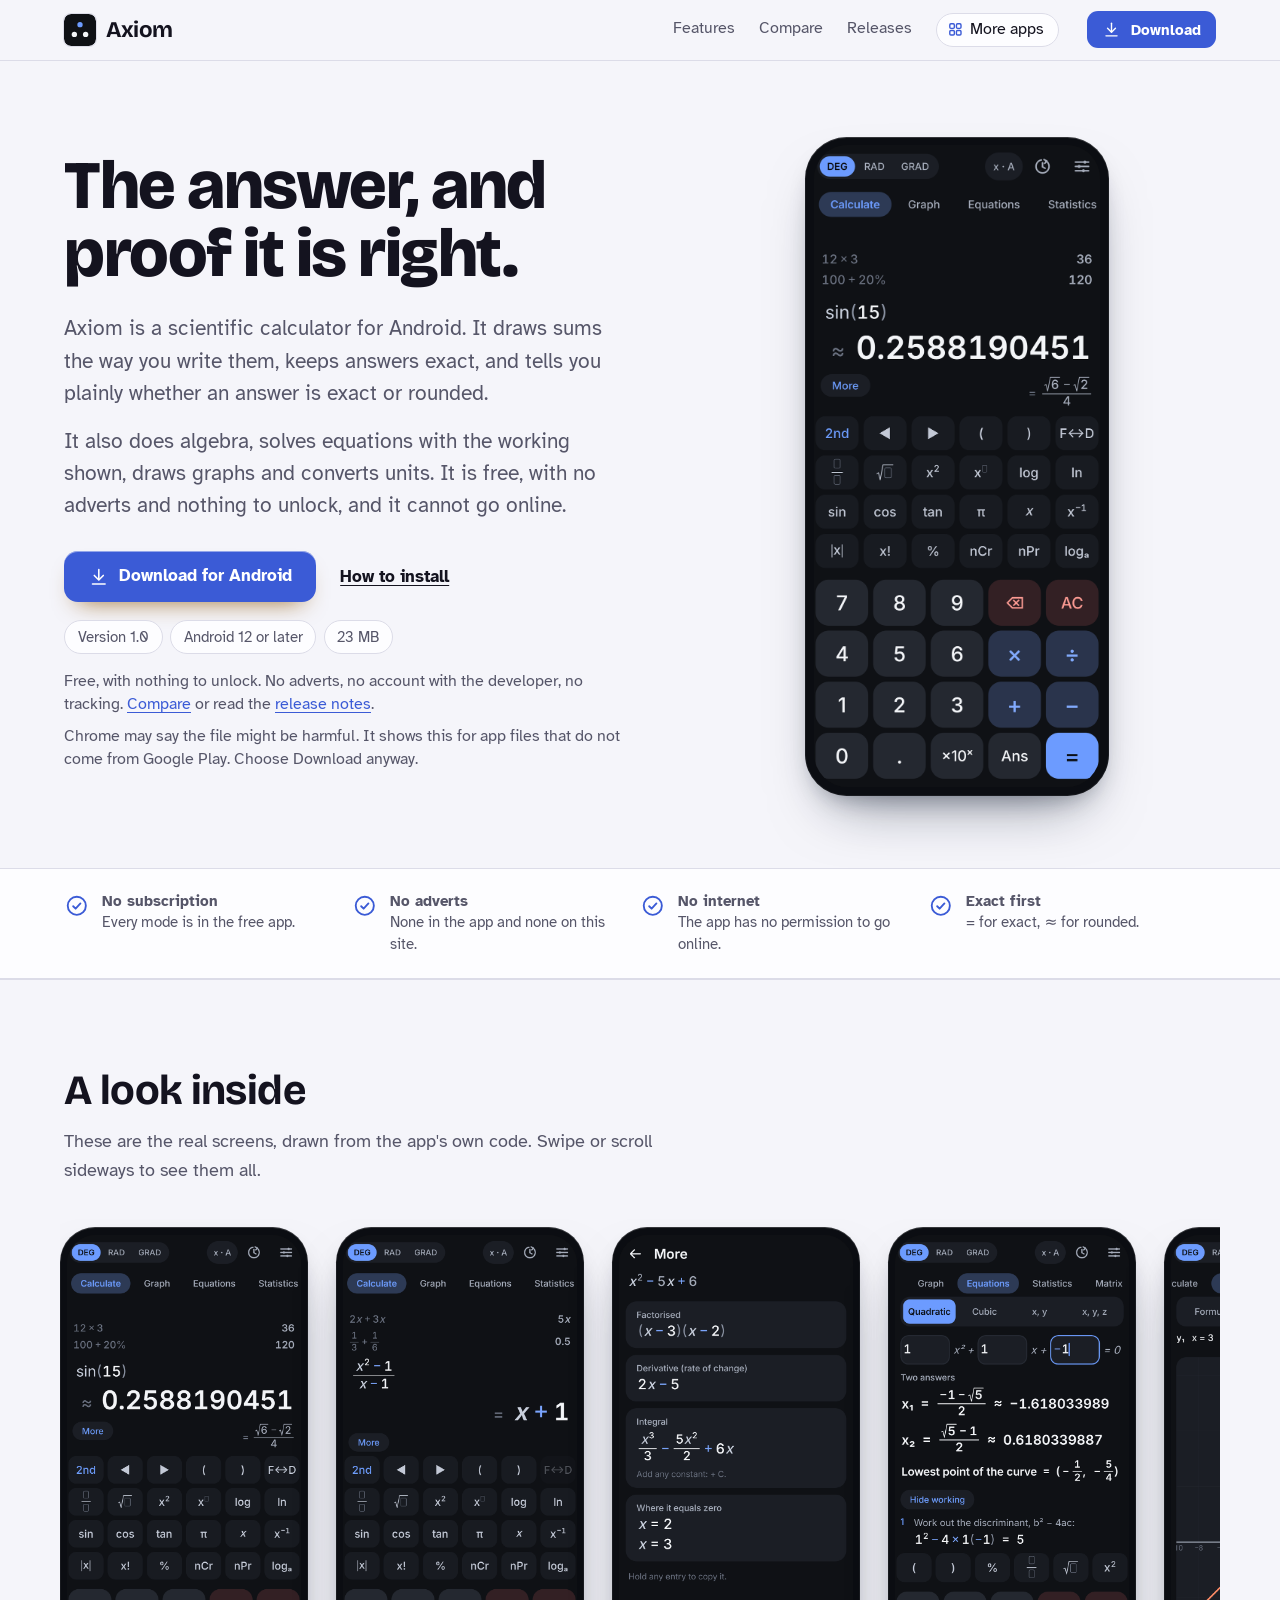
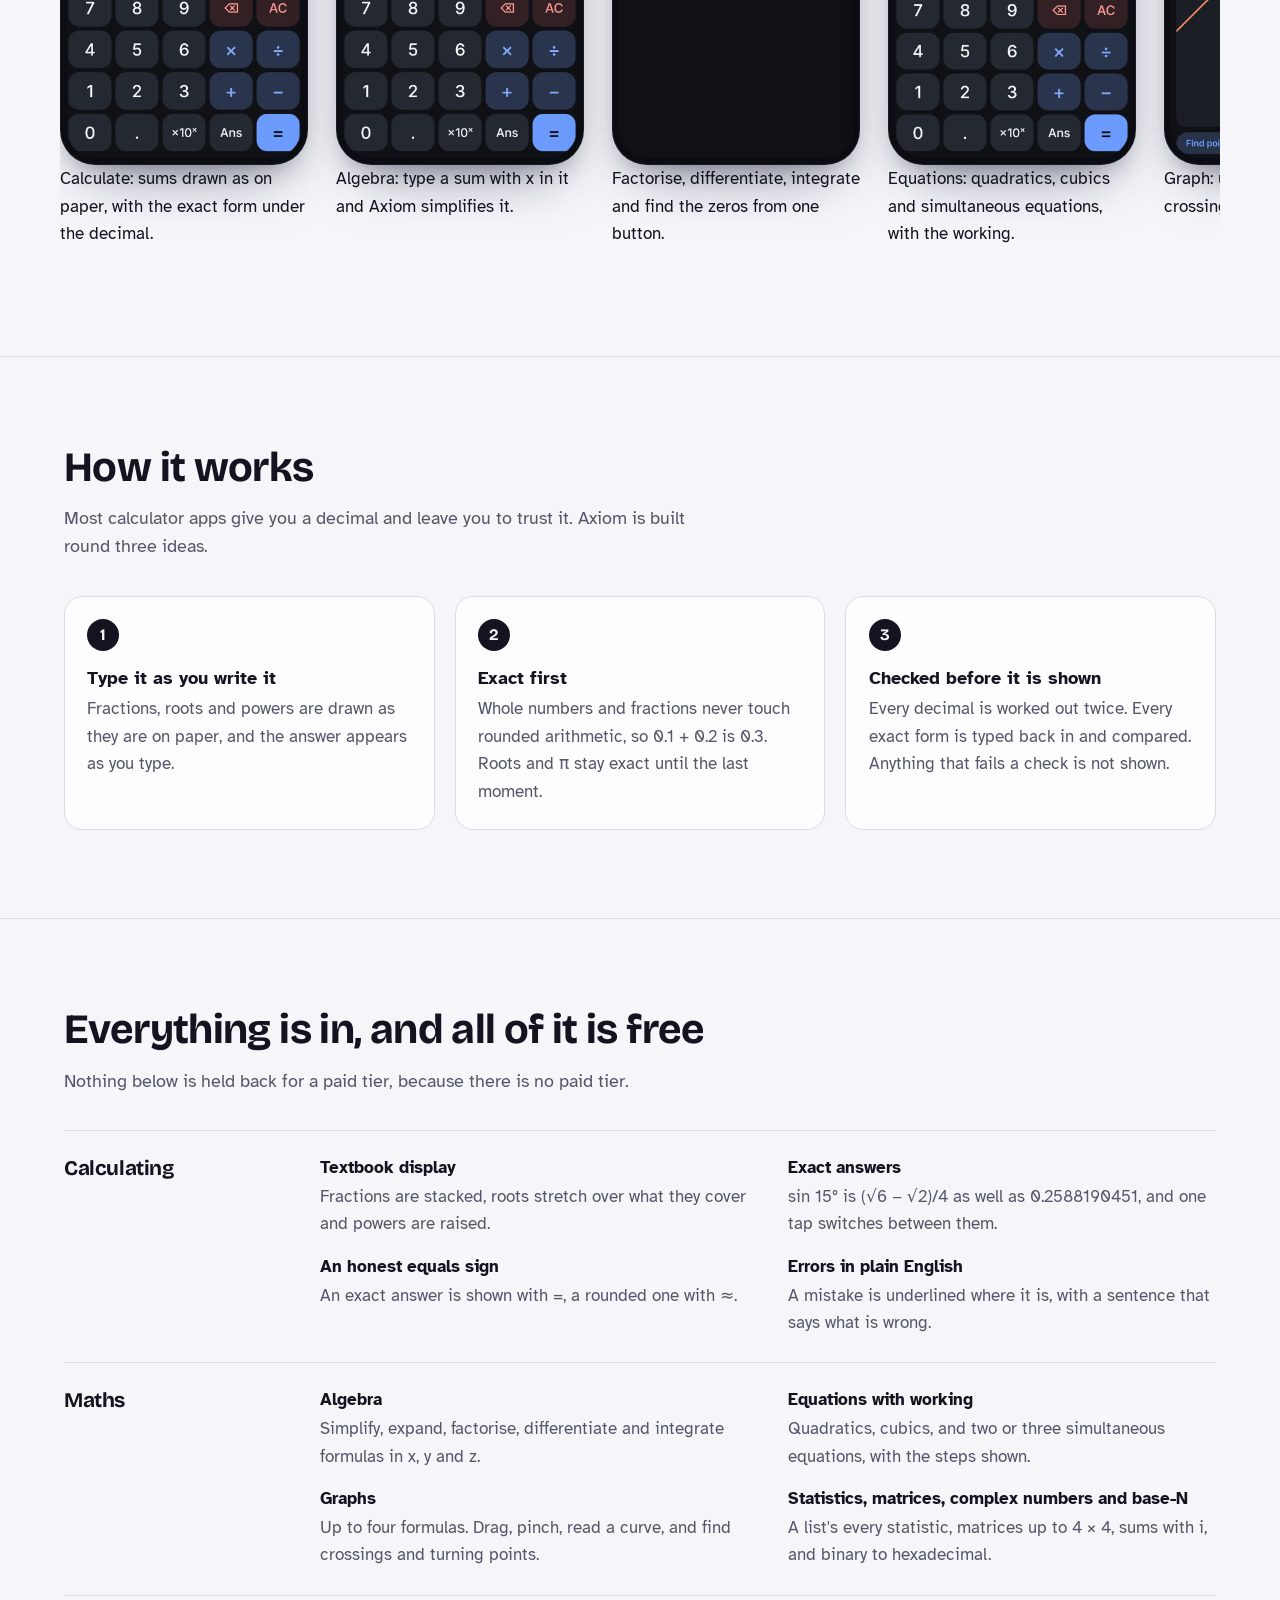
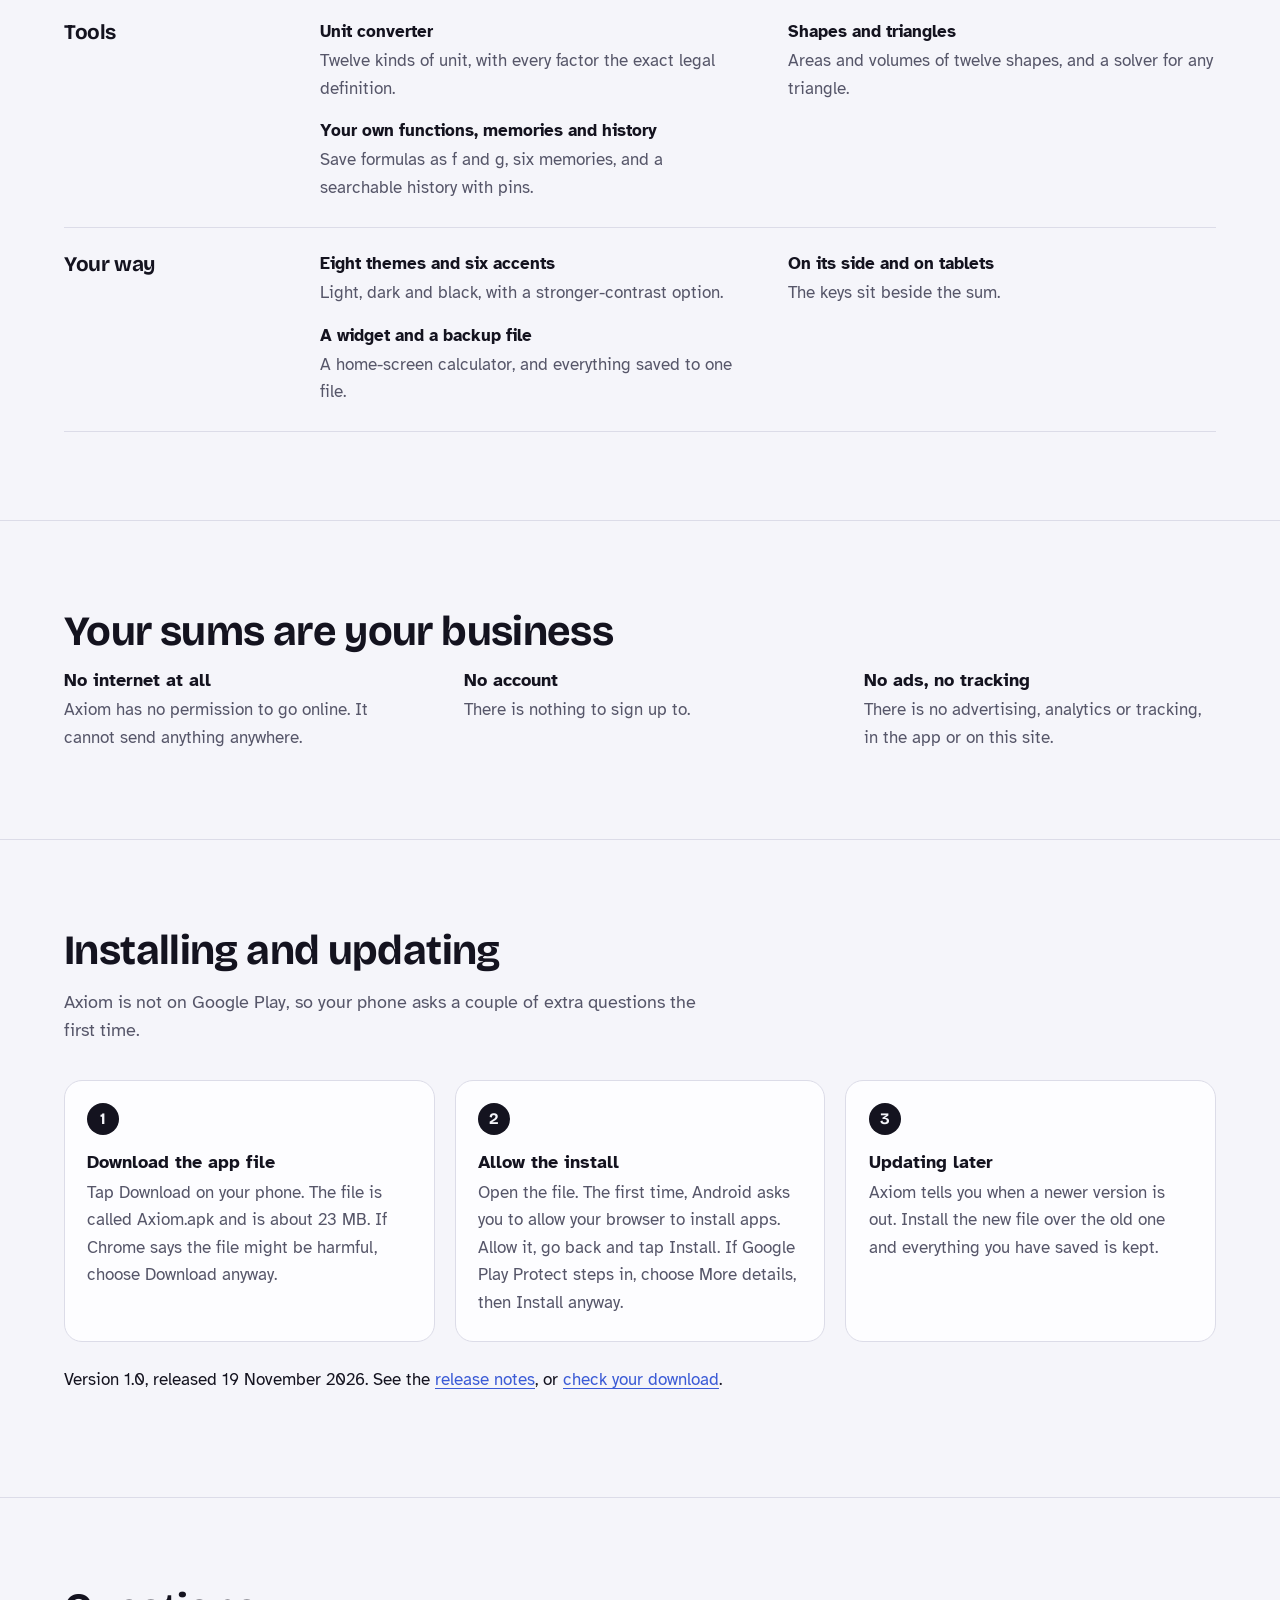
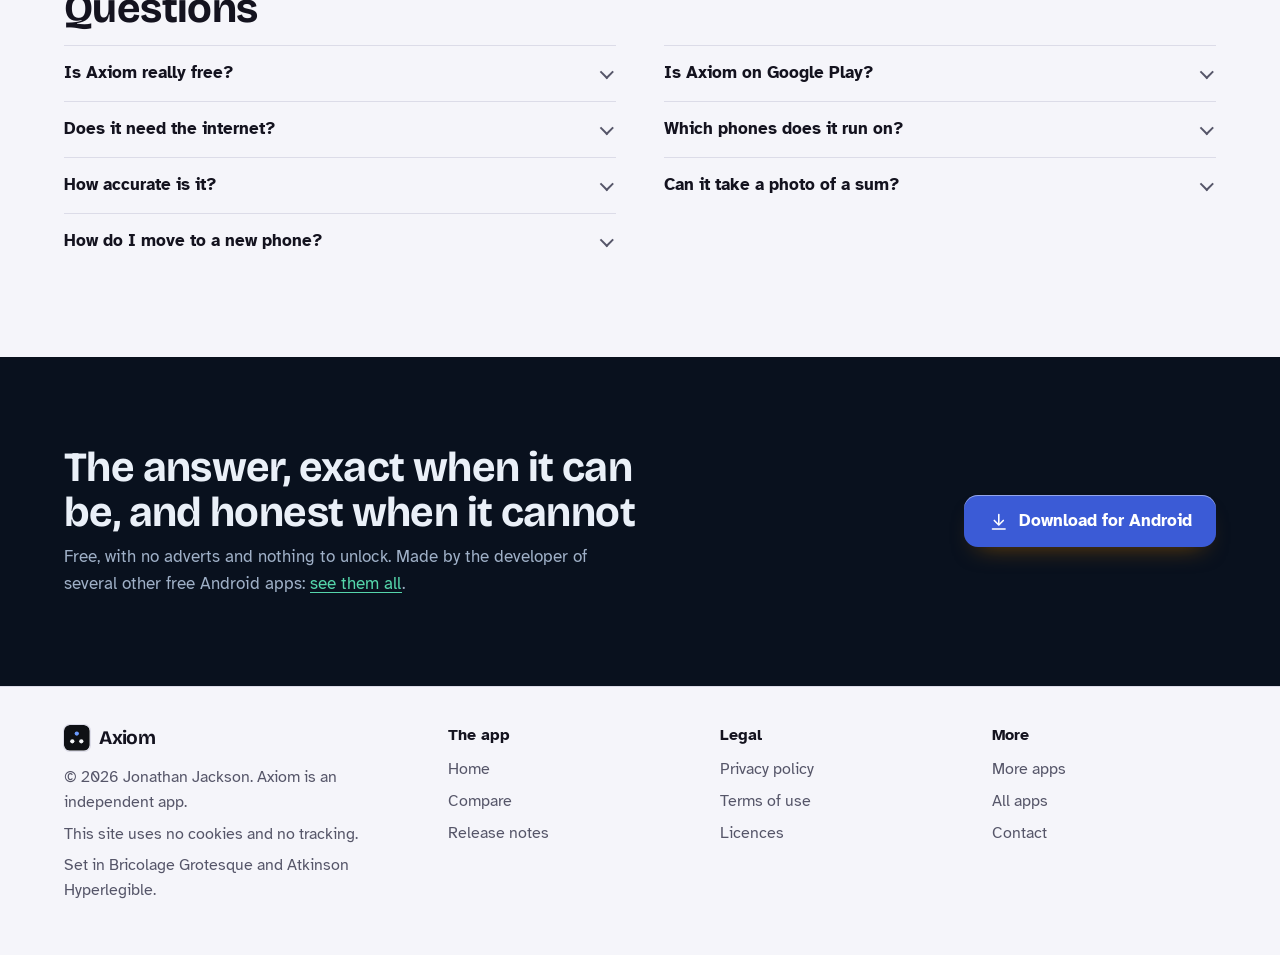
<file: docs/index.html>
<!DOCTYPE html>
<html lang="en-GB">
<head>
<meta charset="utf-8">
<meta name="viewport" content="width=device-width, initial-scale=1">
<title>Axiom: a free scientific calculator for Android that shows exact answers</title>
<meta name="description" content="Axiom is a free scientific calculator for Android: a textbook display, exact fractions, roots and π, algebra, equations with the working, graphs, statistics, matrices, complex numbers, base-N and a unit converter. No adverts, no account, no internet.">
<meta name="author" content="Jonathan Jackson">
<link rel="canonical" href="https://customgpter.github.io/axiom/">
<meta name="theme-color" content="#f5f5fa" media="(prefers-color-scheme: light)">
<meta name="theme-color" content="#0e1016" media="(prefers-color-scheme: dark)">
<meta property="og:type" content="website">
<meta property="og:site_name" content="Axiom">
<meta property="og:title" content="Axiom: a free scientific calculator for Android that shows exact answers">
<meta property="og:description" content="Axiom is a free scientific calculator for Android: a textbook display, exact fractions, roots and π, algebra, equations with the working, graphs, statistics, matrices, complex numbers, base-N and a unit converter. No adverts, no account, no internet.">
<meta property="og:url" content="https://customgpter.github.io/axiom/">
<meta property="og:image" content="https://customgpter.github.io/axiom/assets/og.png">
<meta property="og:image:width" content="1200">
<meta property="og:image:height" content="630">
<meta property="og:image:alt" content="Axiom&#x27;s calculator showing sin 15 degrees as an exact form and a decimal">
<meta property="og:locale" content="en_GB">
<meta name="twitter:card" content="summary_large_image">
<link rel="icon" href="./assets/favicon.svg" type="image/svg+xml">
<link rel="apple-touch-icon" href="./assets/apple-touch-icon.png">
<link rel="preload" href="./assets/fonts/bricolage-grotesque-latin.woff2" as="font" type="font/woff2" crossorigin>
<link rel="preload" href="./assets/fonts/atkinson-hyperlegible-latin-400-normal.woff2" as="font" type="font/woff2" crossorigin>
<link rel="stylesheet" href="./assets/site.css?v=1">
<link rel="stylesheet" href="./assets/house.css?v=1">
<link rel="stylesheet" href="./assets/apps-list.css?v=1">
<script src="./assets/apps-list.js?v=1" defer></script>
<script type="application/ld+json">{"@context":"https://schema.org","@type":"SoftwareApplication","name":"Axiom","url":"https://customgpter.github.io/axiom/","description":"Axiom is a free scientific calculator for Android: a textbook display, exact fractions, roots and π, algebra, equations with the working, graphs, statistics, matrices, complex numbers, base-N and a unit converter. No adverts, no account, no internet.","applicationCategory":"UtilitiesApplication","operatingSystem":"Android 12 or later","softwareVersion":"1.0","downloadUrl":"https://github.com/CustomGPTer/axiom/releases/latest/download/Axiom.apk","releaseNotes":"https://customgpter.github.io/axiom/releases.html","offers":{"@type":"Offer","price":"0","priceCurrency":"GBP"},"inLanguage":"en-GB","image":"https://customgpter.github.io/axiom/assets/og.png","featureList":["Textbook display","Exact answers","An honest equals sign","Errors in plain English","Algebra","Equations with working","Graphs","Statistics, matrices, complex numbers and base-N","Unit converter","Shapes and triangles","Your own functions, memories and history","Eight themes and six accents"],"author":{"@type":"Person","name":"Jonathan Jackson"}}</script>
<script type="application/ld+json">{"@context":"https://schema.org","@type":"FAQPage","mainEntity":[{"@type":"Question","name":"Is Axiom really free?","acceptedAnswer":{"@type":"Answer","text":"Yes. There is no paid version, no subscription, no trial and no adverts, and nothing in the app is locked."}},{"@type":"Question","name":"Is Axiom on Google Play?","acceptedAnswer":{"@type":"Answer","text":"No. It is downloaded from this site as an Android app file. Android asks you to allow the install the first time."}},{"@type":"Question","name":"Does it need the internet?","acceptedAnswer":{"@type":"Answer","text":"No. Axiom has no internet permission, so it cannot go online at all. Everything, including algebra and graphs, works on the phone."}},{"@type":"Question","name":"Which phones does it run on?","acceptedAnswer":{"@type":"Answer","text":"Phones and tablets with Android 12 or later."}},{"@type":"Question","name":"How accurate is it?","acceptedAnswer":{"@type":"Answer","text":"Whole numbers and fractions are worked exactly. Roots, π and trigonometry are kept exact and turned into a decimal only for display, to the number of figures you choose. Graph readings and the triangle solver give rounded answers."}},{"@type":"Question","name":"Can it take a photo of a sum?","acceptedAnswer":{"@type":"Answer","text":"No. Sums are typed. Reading sums from photos is unreliable, and a wrong reading gives a wrong answer that looks right."}},{"@type":"Question","name":"How do I move to a new phone?","acceptedAnswer":{"@type":"Answer","text":"In Settings, Backup, save a backup file. Install Axiom on the new phone and restore from that file."}}]}</script>
</head>
<body>
<a class="skip" href="#main">Skip to content</a>
<header class="masthead">
<div class="wrap">
<a class="brand" href="./" aria-label="Axiom home"><svg viewBox="0 0 108 108" aria-hidden="true"><rect width="108" height="108" rx="24" fill="#0f1115"/><circle cx="54" cy="36" r="9" fill="#6c9bff"/><circle cx="35" cy="69" r="9" fill="#f3f5f8"/><circle cx="73" cy="69" r="9" fill="#f3f5f8"/></svg><span>Axiom</span></a>
<nav aria-label="Main"><ul><li><a href="./#features">Features</a></li><li><a href="./compare.html">Compare</a></li><li><a href="./releases.html">Releases</a></li><li><a class="more-apps" href="./more-apps.html"><svg class="ico" viewBox="0 0 24 24" aria-hidden="true"><rect x="4" y="4" width="6.5" height="6.5" rx="1.6"/><rect x="13.5" y="4" width="6.5" height="6.5" rx="1.6"/><rect x="4" y="13.5" width="6.5" height="6.5" rx="1.6"/><rect x="13.5" y="13.5" width="6.5" height="6.5" rx="1.6"/></svg>More apps</a></li></ul></nav>
<a class="button small" href="https://github.com/CustomGPTer/axiom/releases/latest/download/Axiom.apk"><svg class="ico" viewBox="0 0 24 24" aria-hidden="true"><path d="M12 4v11"/><path d="M7 10.5l5 5 5-5"/><path d="M5 20h14"/></svg>Download</a>
</div>
</header>
<main id="main">
<div class="hero">
<div class="wrap hero-grid">
<div class="hero-copy">
<h1>The answer, and proof it is right.</h1>
<p class="lede">Axiom is a scientific calculator for Android. It draws sums the way you write them, keeps answers exact, and tells you plainly whether an answer is exact or rounded.</p><p class="lede">It also does algebra, solves equations with the working shown, draws graphs and converts units. It is free, with no adverts and nothing to unlock, and it cannot go online.</p>

<p class="get" id="download"><a class="button" href="https://github.com/CustomGPTer/axiom/releases/latest/download/Axiom.apk"><svg class="ico" viewBox="0 0 24 24" aria-hidden="true"><path d="M12 4v11"/><path d="M7 10.5l5 5 5-5"/><path d="M5 20h14"/></svg>Download for Android</a><a class="aside" href="#install">How to install</a></p>
<ul class="pills"><li>Version 1.0</li><li>Android 12 or later</li><li>23 MB</li></ul>
<p class="facts">Free, with nothing to unlock. No adverts, no account with the developer, no tracking. <a href="compare.html">Compare</a> or read the <a href="releases.html">release notes</a>.</p>
<p class="facts">Chrome may say the file might be harmful. It shows this for app files that do not come from Google Play. Choose Download anyway.</p>
</div>
<div class="hero-phone"><div class="phone"><img src="./assets/screens/calculate.png" alt="Calculate: sums drawn as on paper, with the exact form under the decimal." width="393" height="852" fetchpriority="high"></div></div>
</div>
</div>

<section class="promises" aria-label="In short">
<div class="wrap"><ul><li><svg class="ico" viewBox="0 0 24 24" aria-hidden="true"><circle cx="12" cy="12" r="8.5"/><path d="M8.6 12.4l2.3 2.3 4.5-4.9"/></svg><span><b>No subscription</b><span>Every mode is in the free app.</span></span></li><li><svg class="ico" viewBox="0 0 24 24" aria-hidden="true"><circle cx="12" cy="12" r="8.5"/><path d="M8.6 12.4l2.3 2.3 4.5-4.9"/></svg><span><b>No adverts</b><span>None in the app and none on this site.</span></span></li><li><svg class="ico" viewBox="0 0 24 24" aria-hidden="true"><circle cx="12" cy="12" r="8.5"/><path d="M8.6 12.4l2.3 2.3 4.5-4.9"/></svg><span><b>No internet</b><span>The app has no permission to go online.</span></span></li><li><svg class="ico" viewBox="0 0 24 24" aria-hidden="true"><circle cx="12" cy="12" r="8.5"/><path d="M8.6 12.4l2.3 2.3 4.5-4.9"/></svg><span><b>Exact first</b><span>= for exact, ≈ for rounded.</span></span></li></ul></div>
</section>

<section id="screens" aria-labelledby="screens-h">
<div class="wrap">
<h2 id="screens-h">A look inside</h2>
<p class="intro">These are the real screens, drawn from the app&#x27;s own code. Swipe or scroll sideways to see them all.</p>
<div class="gallery" tabindex="0" role="region" aria-label="Screens from Axiom"><figure class="shot"><div class="phone"><img src="./assets/screens/calculate.png" alt="Calculate: sums drawn as on paper, with the exact form under the decimal." width="393" height="852" loading="eager" decoding="async"></div><figcaption>Calculate: sums drawn as on paper, with the exact form under the decimal.</figcaption></figure><figure class="shot"><div class="phone"><img src="./assets/screens/algebra.png" alt="Algebra: type a sum with x in it and Axiom simplifies it." width="393" height="852" loading="eager" decoding="async"></div><figcaption>Algebra: type a sum with x in it and Axiom simplifies it.</figcaption></figure><figure class="shot"><div class="phone"><img src="./assets/screens/more.png" alt="Factorise, differentiate, integrate and find the zeros from one button." width="393" height="852" loading="eager" decoding="async"></div><figcaption>Factorise, differentiate, integrate and find the zeros from one button.</figcaption></figure><figure class="shot"><div class="phone"><img src="./assets/screens/equations.png" alt="Equations: quadratics, cubics and simultaneous equations, with the working." width="393" height="852" loading="eager" decoding="async"></div><figcaption>Equations: quadratics, cubics and simultaneous equations, with the working.</figcaption></figure><figure class="shot"><div class="phone"><img src="./assets/screens/graph.png" alt="Graph: up to four curves, with crossings and turning points." width="393" height="852" loading="eager" decoding="async"></div><figcaption>Graph: up to four curves, with crossings and turning points.</figcaption></figure><figure class="shot"><div class="phone"><img src="./assets/screens/statistics.png" alt="Statistics: type a list and every figure is worked out at once." width="393" height="852" loading="eager" decoding="async"></div><figcaption>Statistics: type a list and every figure is worked out at once.</figcaption></figure><figure class="shot"><div class="phone"><img src="./assets/screens/units.png" alt="Unit converter: type a value once and see it in every unit." width="393" height="852" loading="eager" decoding="async"></div><figcaption>Unit converter: type a value once and see it in every unit.</figcaption></figure><figure class="shot"><div class="phone"><img src="./assets/screens/triangle.png" alt="Triangle solver: any three measurements give the rest." width="393" height="852" loading="eager" decoding="async"></div><figcaption>Triangle solver: any three measurements give the rest.</figcaption></figure></div>
</div>
</section>

<section id="how" aria-labelledby="how-h">
<div class="wrap">
<h2 id="how-h">How it works</h2>
<p class="intro">Most calculator apps give you a decimal and leave you to trust it. Axiom is built round three ideas.</p>
<ol class="steps"><li><h3>Type it as you write it</h3><p>Fractions, roots and powers are drawn as they are on paper, and the answer appears as you type.</p></li><li><h3>Exact first</h3><p>Whole numbers and fractions never touch rounded arithmetic, so 0.1 + 0.2 is 0.3. Roots and &pi; stay exact until the last moment.</p></li><li><h3>Checked before it is shown</h3><p>Every decimal is worked out twice. Every exact form is typed back in and compared. Anything that fails a check is not shown.</p></li></ol>
</div>
</section>

<section id="features" aria-labelledby="features-h">
<div class="wrap">
<h2 id="features-h">Everything is in, and all of it is free</h2>
<p class="intro">Nothing below is held back for a paid tier, because there is no paid tier.</p>
<div class="groups"><div class="group"><h3>Calculating</h3><dl><div><dt>Textbook display</dt><dd>Fractions are stacked, roots stretch over what they cover and powers are raised.</dd></div><div><dt>Exact answers</dt><dd>sin 15&deg; is (&radic;6 &minus; &radic;2)/4 as well as 0.2588190451, and one tap switches between them.</dd></div><div><dt>An honest equals sign</dt><dd>An exact answer is shown with =, a rounded one with &asymp;.</dd></div><div><dt>Errors in plain English</dt><dd>A mistake is underlined where it is, with a sentence that says what is wrong.</dd></div></dl></div><div class="group"><h3>Maths</h3><dl><div><dt>Algebra</dt><dd>Simplify, expand, factorise, differentiate and integrate formulas in x, y and z.</dd></div><div><dt>Equations with working</dt><dd>Quadratics, cubics, and two or three simultaneous equations, with the steps shown.</dd></div><div><dt>Graphs</dt><dd>Up to four formulas. Drag, pinch, read a curve, and find crossings and turning points.</dd></div><div><dt>Statistics, matrices, complex numbers and base-N</dt><dd>A list's every statistic, matrices up to 4 &times; 4, sums with i, and binary to hexadecimal.</dd></div></dl></div><div class="group"><h3>Tools</h3><dl><div><dt>Unit converter</dt><dd>Twelve kinds of unit, with every factor the exact legal definition.</dd></div><div><dt>Shapes and triangles</dt><dd>Areas and volumes of twelve shapes, and a solver for any triangle.</dd></div><div><dt>Your own functions, memories and history</dt><dd>Save formulas as f and g, six memories, and a searchable history with pins.</dd></div></dl></div><div class="group"><h3>Your way</h3><dl><div><dt>Eight themes and six accents</dt><dd>Light, dark and black, with a stronger-contrast option.</dd></div><div><dt>On its side and on tablets</dt><dd>The keys sit beside the sum.</dd></div><div><dt>A widget and a backup file</dt><dd>A home-screen calculator, and everything saved to one file.</dd></div></dl></div></div>
</div>
</section>

<section id="privacy" aria-labelledby="privacy-h">
<div class="wrap">
<h2 id="privacy-h">Your sums are your business</h2>
<ul class="plain"><li><h3>No internet at all</h3><p>Axiom has no permission to go online. It cannot send anything anywhere.</p></li><li><h3>No account</h3><p>There is nothing to sign up to.</p></li><li><h3>No ads, no tracking</h3><p>There is no advertising, analytics or tracking, in the app or on this site.</p></li></ul>
</div>
</section>

<section id="install" aria-labelledby="install-h">
<div class="wrap">
<h2 id="install-h">Installing and updating</h2>
<p class="intro">Axiom is not on Google Play, so your phone asks a couple of extra questions the first time.</p>
<ol class="steps"><li><h3>Download the app file</h3><p>Tap Download on your phone. The file is called Axiom.apk and is about 23 MB. If Chrome says the file might be harmful, choose Download anyway.</p></li><li><h3>Allow the install</h3><p>Open the file. The first time, Android asks you to allow your browser to install apps. Allow it, go back and tap Install. If Google Play Protect steps in, choose More details, then Install anyway.</p></li><li><h3>Updating later</h3><p>Axiom tells you when a newer version is out. Install the new file over the old one and everything you have saved is kept.</p></li></ol>
<p class="after-table">Version 1.0, released 19 November 2026. See the <a href="releases.html">release notes</a>, or <a href="releases.html#checking">check your download</a>.</p>
</div>
</section>

<section id="questions" aria-labelledby="questions-h">
<div class="wrap">
<h2 id="questions-h">Questions</h2>
<div class="faq"><details><summary>Is Axiom really free?</summary><p>Yes. There is no paid version, no subscription, no trial and no adverts, and nothing in the app is locked.</p></details><details><summary>Is Axiom on Google Play?</summary><p>No. It is downloaded from this site as an Android app file. Android asks you to allow the install the first time.</p></details><details><summary>Does it need the internet?</summary><p>No. Axiom has no internet permission, so it cannot go online at all. Everything, including algebra and graphs, works on the phone.</p></details><details><summary>Which phones does it run on?</summary><p>Phones and tablets with Android 12 or later.</p></details><details><summary>How accurate is it?</summary><p>Whole numbers and fractions are worked exactly. Roots, π and trigonometry are kept exact and turned into a decimal only for display, to the number of figures you choose. Graph readings and the triangle solver give rounded answers.</p></details><details><summary>Can it take a photo of a sum?</summary><p>No. Sums are typed. Reading sums from photos is unreliable, and a wrong reading gives a wrong answer that looks right.</p></details><details><summary>How do I move to a new phone?</summary><p>In Settings, Backup, save a backup file. Install Axiom on the new phone and restore from that file.</p></details></div>
</div>
</section>

<section class="closing" aria-labelledby="closing-h">
<div class="wrap">
<div><h2 id="closing-h">The answer, exact when it can be, and honest when it cannot</h2><p>Free, with no adverts and nothing to unlock. Made by the developer of several other free Android apps: <a href="more-apps.html">see them all</a>.</p></div>
<a class="button" href="https://github.com/CustomGPTer/axiom/releases/latest/download/Axiom.apk"><svg class="ico" viewBox="0 0 24 24" aria-hidden="true"><path d="M12 4v11"/><path d="M7 10.5l5 5 5-5"/><path d="M5 20h14"/></svg>Download for Android</a>
</div>
</section>
</main>
<footer class="colophon">
<div class="wrap">
<div>
<a class="brand" href="./" aria-label="Axiom home"><svg viewBox="0 0 108 108" aria-hidden="true"><rect width="108" height="108" rx="24" fill="#0f1115"/><circle cx="54" cy="36" r="9" fill="#6c9bff"/><circle cx="35" cy="69" r="9" fill="#f3f5f8"/><circle cx="73" cy="69" r="9" fill="#f3f5f8"/></svg><span>Axiom</span></a>
<p>&copy; 2026 Jonathan Jackson. Axiom is an independent app.</p>
<p>This site uses no cookies and no tracking.</p>
<p>Set in Bricolage Grotesque and Atkinson Hyperlegible.</p>
</div>
<nav aria-label="The app"><h2>The app</h2><ul>
<li><a href="./">Home</a></li>
<li><a href="./compare.html">Compare</a></li>
<li><a href="./releases.html">Release notes</a></li>

</ul></nav>
<nav aria-label="Legal"><h2>Legal</h2><ul>
<li><a href="./privacy.html">Privacy policy</a></li>
<li><a href="./terms.html">Terms of use</a></li>
<li><a href="./licences.html">Licences</a></li>
</ul></nav>
<nav aria-label="More"><h2>More</h2><ul>
<li><a href="./more-apps.html">More apps</a></li>
<li><a href="https://customgpter.github.io/">All apps</a></li>
<li><a href="https://github.com/CustomGPTer/axiom/issues">Contact</a></li>
</ul></nav>
</div>
</footer>
</body>
</html>
</file>
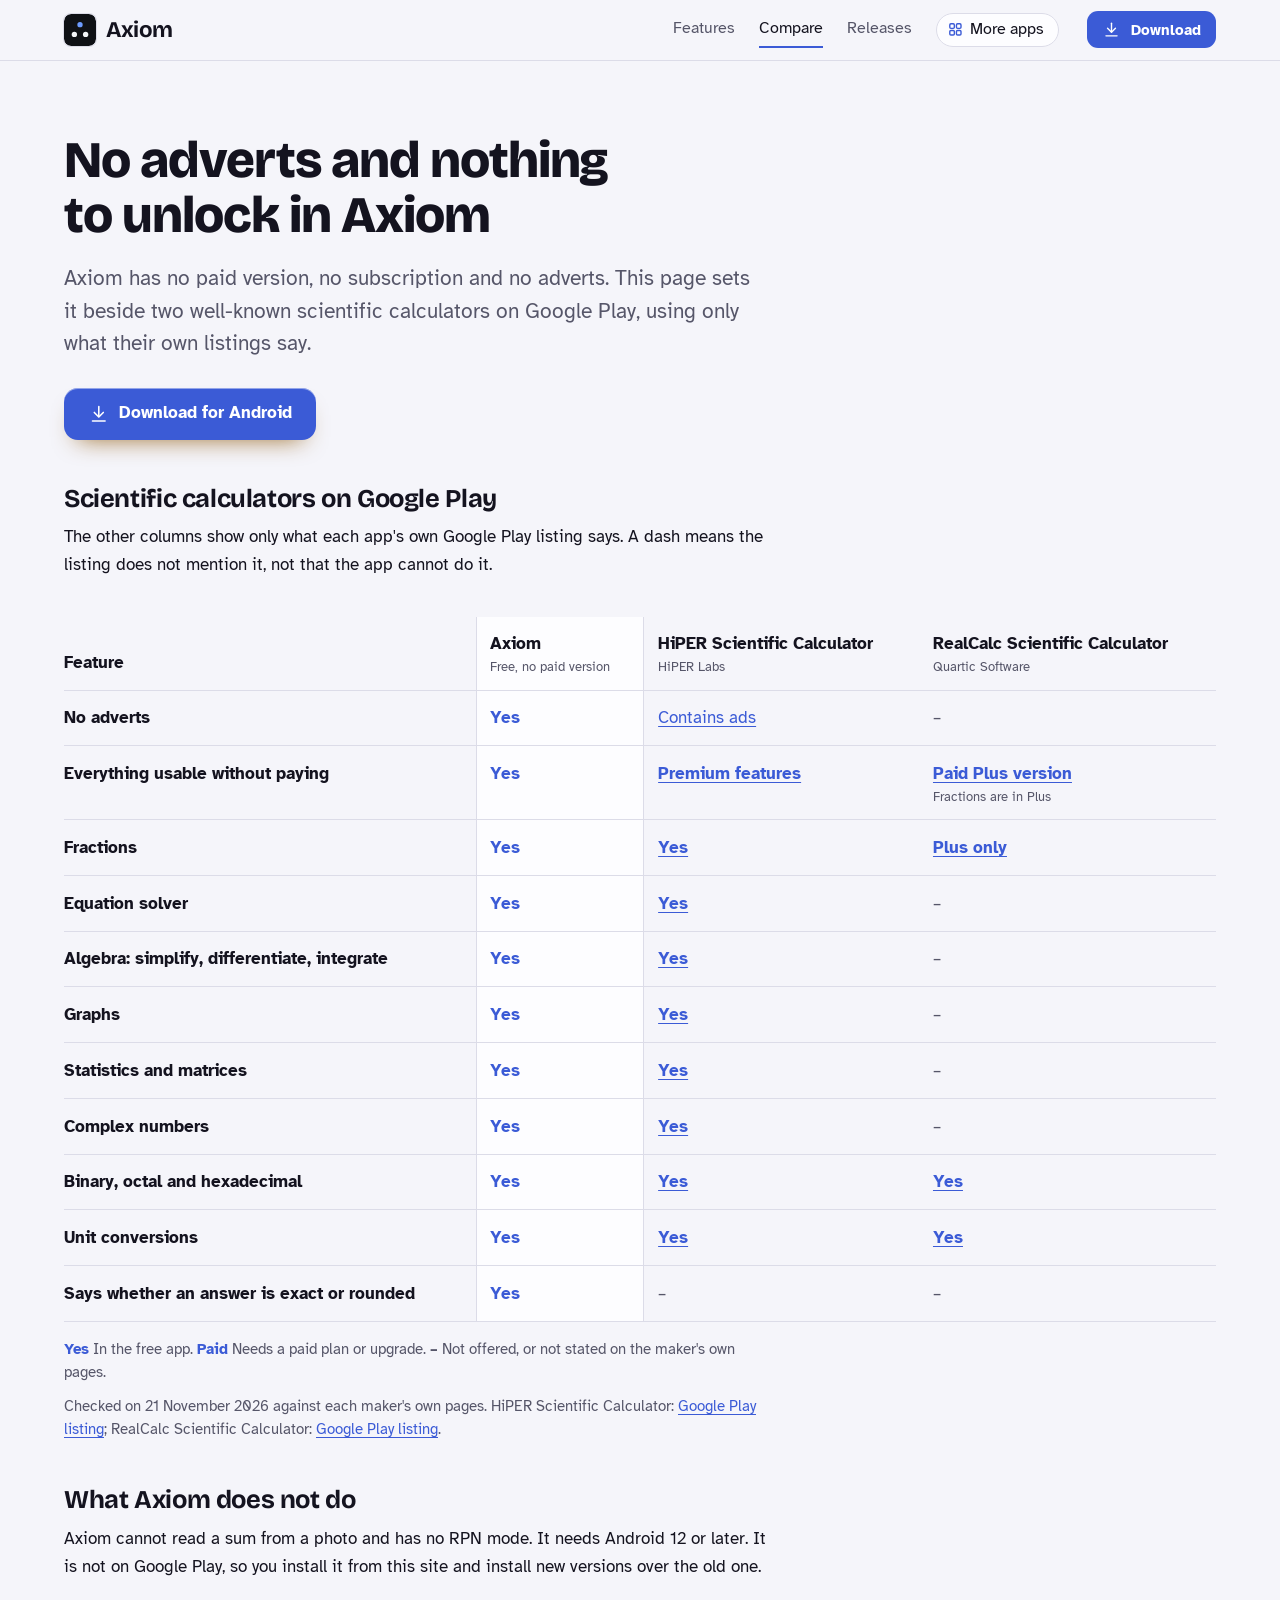
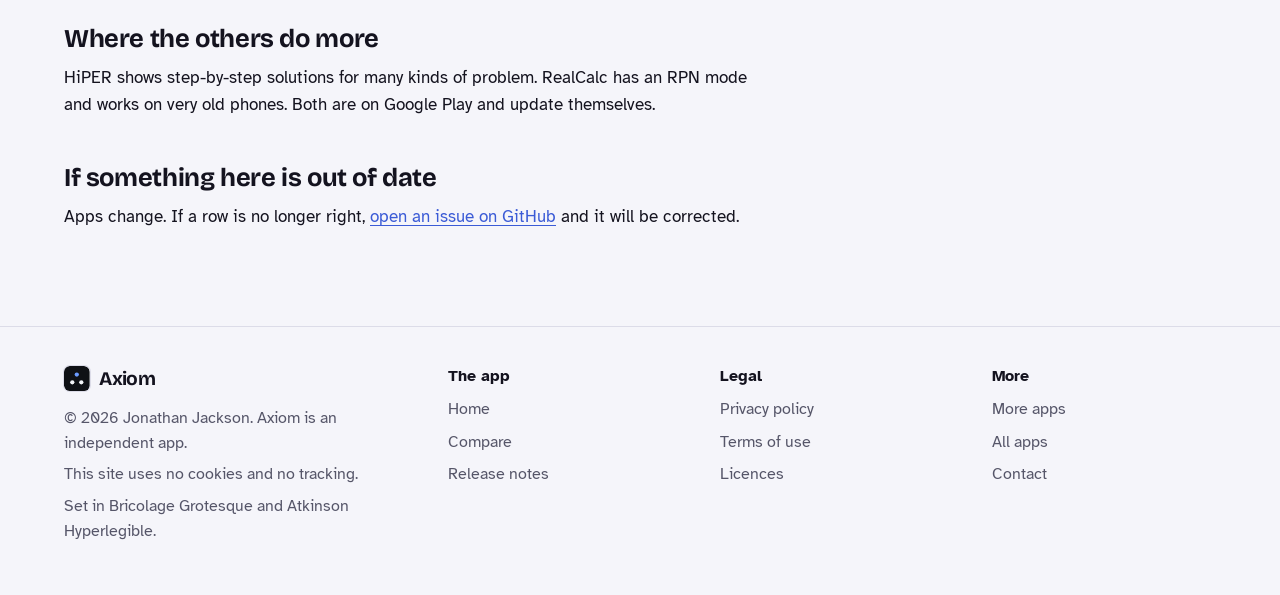
<file: docs/compare.html>
<!DOCTYPE html>
<html lang="en-GB">
<head>
<meta charset="utf-8">
<meta name="viewport" content="width=device-width, initial-scale=1">
<title>Axiom compared with other scientific calculators</title>
<meta name="description" content="How Axiom compares with HiPER Scientific Calculator and RealCalc, row by row, with each claim linked to the app&#x27;s own Google Play listing.">
<meta name="author" content="Jonathan Jackson">
<link rel="canonical" href="https://customgpter.github.io/axiom/compare.html">
<meta name="theme-color" content="#f5f5fa" media="(prefers-color-scheme: light)">
<meta name="theme-color" content="#0e1016" media="(prefers-color-scheme: dark)">
<meta property="og:type" content="website">
<meta property="og:site_name" content="Axiom">
<meta property="og:title" content="Axiom compared with other scientific calculators">
<meta property="og:description" content="How Axiom compares with HiPER Scientific Calculator and RealCalc, row by row, with each claim linked to the app&#x27;s own Google Play listing.">
<meta property="og:url" content="https://customgpter.github.io/axiom/compare.html">
<meta property="og:image" content="https://customgpter.github.io/axiom/assets/og.png">
<meta property="og:image:width" content="1200">
<meta property="og:image:height" content="630">
<meta property="og:image:alt" content="Axiom&#x27;s calculator showing sin 15 degrees as an exact form and a decimal">
<meta property="og:locale" content="en_GB">
<meta name="twitter:card" content="summary_large_image">
<link rel="icon" href="./assets/favicon.svg" type="image/svg+xml">
<link rel="apple-touch-icon" href="./assets/apple-touch-icon.png">
<link rel="preload" href="./assets/fonts/bricolage-grotesque-latin.woff2" as="font" type="font/woff2" crossorigin>
<link rel="preload" href="./assets/fonts/atkinson-hyperlegible-latin-400-normal.woff2" as="font" type="font/woff2" crossorigin>
<link rel="stylesheet" href="./assets/site.css?v=1">
<link rel="stylesheet" href="./assets/house.css?v=1">
<link rel="stylesheet" href="./assets/apps-list.css?v=1">
<script src="./assets/apps-list.js?v=1" defer></script>
</head>
<body>
<a class="skip" href="#main">Skip to content</a>
<header class="masthead">
<div class="wrap">
<a class="brand" href="./" aria-label="Axiom home"><svg viewBox="0 0 108 108" aria-hidden="true"><rect width="108" height="108" rx="24" fill="#0f1115"/><circle cx="54" cy="36" r="9" fill="#6c9bff"/><circle cx="35" cy="69" r="9" fill="#f3f5f8"/><circle cx="73" cy="69" r="9" fill="#f3f5f8"/></svg><span>Axiom</span></a>
<nav aria-label="Main"><ul><li><a href="./#features">Features</a></li><li><a href="./compare.html" aria-current="page">Compare</a></li><li><a href="./releases.html">Releases</a></li><li><a class="more-apps" href="./more-apps.html"><svg class="ico" viewBox="0 0 24 24" aria-hidden="true"><rect x="4" y="4" width="6.5" height="6.5" rx="1.6"/><rect x="13.5" y="4" width="6.5" height="6.5" rx="1.6"/><rect x="4" y="13.5" width="6.5" height="6.5" rx="1.6"/><rect x="13.5" y="13.5" width="6.5" height="6.5" rx="1.6"/></svg>More apps</a></li></ul></nav>
<a class="button small" href="https://github.com/CustomGPTer/axiom/releases/latest/download/Axiom.apk"><svg class="ico" viewBox="0 0 24 24" aria-hidden="true"><path d="M12 4v11"/><path d="M7 10.5l5 5 5-5"/><path d="M5 20h14"/></svg>Download</a>
</div>
</header>
<main id="main" class="doc">
<div class="wrap">
<div class="measure">
<h1>No adverts and nothing to unlock in Axiom</h1>
<p class="lede">Axiom has no paid version, no subscription and no adverts. This page sets it beside two well-known scientific calculators on Google Play, using only what their own listings say.</p>
<p class="get"><a class="button" href="https://github.com/CustomGPTer/axiom/releases/latest/download/Axiom.apk"><svg class="ico" viewBox="0 0 24 24" aria-hidden="true"><path d="M12 4v11"/><path d="M7 10.5l5 5 5-5"/><path d="M5 20h14"/></svg>Download for Android</a></p>
<h2 id="table">Scientific calculators on Google Play</h2>
<p>The other columns show only what each app's own Google Play listing says. A dash means the listing does not mention it, not that the app cannot do it.</p>
</div>
<div class="scroll">
<table class="cmp">
<thead><tr><th scope="col">Feature</th><th scope="col" class="ours">Axiom<small>Free, no paid version</small></th><th scope="col">HiPER Scientific Calculator<small>HiPER Labs</small></th><th scope="col">RealCalc Scientific Calculator<small>Quartic Software</small></th></tr></thead>
<tbody>
<tr><th scope="row">No adverts</th><td class="yes ours"><span class="app">Axiom</span><span class="v">Yes</span></td><td class="na"><span class="app">HiPER Scientific Calculator</span><span class="v"><a href="https://play.google.com/store/apps/details?id=cz.hipercalc&hl=en">Contains ads</a></span></td><td class="na"><span class="app">RealCalc Scientific Calculator</span><span class="v">&ndash;</span></td></tr>
<tr><th scope="row">Everything usable without paying</th><td class="yes ours"><span class="app">Axiom</span><span class="v">Yes</span></td><td class="pay"><span class="app">HiPER Scientific Calculator</span><span class="v"><a href="https://play.google.com/store/apps/details?id=cz.hipercalc&hl=en">Premium features</a></span></td><td class="pay"><span class="app">RealCalc Scientific Calculator</span><span class="v"><a href="https://play.google.com/store/apps/details?id=uk.co.nickfines.RealCalc">Paid Plus version</a><small>Fractions are in Plus</small></span></td></tr>
<tr><th scope="row">Fractions</th><td class="yes ours"><span class="app">Axiom</span><span class="v">Yes</span></td><td class="yes"><span class="app">HiPER Scientific Calculator</span><span class="v"><a href="https://play.google.com/store/apps/details?id=cz.hipercalc&hl=en">Yes</a></span></td><td class="pay"><span class="app">RealCalc Scientific Calculator</span><span class="v"><a href="https://play.google.com/store/apps/details?id=uk.co.nickfines.RealCalc">Plus only</a></span></td></tr>
<tr><th scope="row">Equation solver</th><td class="yes ours"><span class="app">Axiom</span><span class="v">Yes</span></td><td class="yes"><span class="app">HiPER Scientific Calculator</span><span class="v"><a href="https://play.google.com/store/apps/details?id=cz.hipercalc&hl=en">Yes</a></span></td><td class="na"><span class="app">RealCalc Scientific Calculator</span><span class="v">&ndash;</span></td></tr>
<tr><th scope="row">Algebra: simplify, differentiate, integrate</th><td class="yes ours"><span class="app">Axiom</span><span class="v">Yes</span></td><td class="yes"><span class="app">HiPER Scientific Calculator</span><span class="v"><a href="https://play.google.com/store/apps/details?id=cz.hipercalc&hl=en">Yes</a></span></td><td class="na"><span class="app">RealCalc Scientific Calculator</span><span class="v">&ndash;</span></td></tr>
<tr><th scope="row">Graphs</th><td class="yes ours"><span class="app">Axiom</span><span class="v">Yes</span></td><td class="yes"><span class="app">HiPER Scientific Calculator</span><span class="v"><a href="https://play.google.com/store/apps/details?id=cz.hipercalc&hl=en">Yes</a></span></td><td class="na"><span class="app">RealCalc Scientific Calculator</span><span class="v">&ndash;</span></td></tr>
<tr><th scope="row">Statistics and matrices</th><td class="yes ours"><span class="app">Axiom</span><span class="v">Yes</span></td><td class="yes"><span class="app">HiPER Scientific Calculator</span><span class="v"><a href="https://play.google.com/store/apps/details?id=cz.hipercalc&hl=en">Yes</a></span></td><td class="na"><span class="app">RealCalc Scientific Calculator</span><span class="v">&ndash;</span></td></tr>
<tr><th scope="row">Complex numbers</th><td class="yes ours"><span class="app">Axiom</span><span class="v">Yes</span></td><td class="yes"><span class="app">HiPER Scientific Calculator</span><span class="v"><a href="https://play.google.com/store/apps/details?id=cz.hipercalc&hl=en">Yes</a></span></td><td class="na"><span class="app">RealCalc Scientific Calculator</span><span class="v">&ndash;</span></td></tr>
<tr><th scope="row">Binary, octal and hexadecimal</th><td class="yes ours"><span class="app">Axiom</span><span class="v">Yes</span></td><td class="yes"><span class="app">HiPER Scientific Calculator</span><span class="v"><a href="https://play.google.com/store/apps/details?id=cz.hipercalc&hl=en">Yes</a></span></td><td class="yes"><span class="app">RealCalc Scientific Calculator</span><span class="v"><a href="https://play.google.com/store/apps/details?id=uk.co.nickfines.RealCalc">Yes</a></span></td></tr>
<tr><th scope="row">Unit conversions</th><td class="yes ours"><span class="app">Axiom</span><span class="v">Yes</span></td><td class="yes"><span class="app">HiPER Scientific Calculator</span><span class="v"><a href="https://play.google.com/store/apps/details?id=cz.hipercalc&hl=en">Yes</a></span></td><td class="yes"><span class="app">RealCalc Scientific Calculator</span><span class="v"><a href="https://play.google.com/store/apps/details?id=uk.co.nickfines.RealCalc">Yes</a></span></td></tr>
<tr><th scope="row">Says whether an answer is exact or rounded</th><td class="yes ours"><span class="app">Axiom</span><span class="v">Yes</span></td><td class="na"><span class="app">HiPER Scientific Calculator</span><span class="v">&ndash;</span></td><td class="na"><span class="app">RealCalc Scientific Calculator</span><span class="v">&ndash;</span></td></tr>
</tbody>
</table>
</div>
<div class="measure">
<p class="key"><strong class="yes">Yes</strong> In the free app. <strong class="pay">Paid</strong> Needs a paid plan or upgrade. <strong>&ndash;</strong> Not offered, or not stated on the maker's own pages.</p>
<p class="key">Checked on 21 November 2026 against each maker's own pages. HiPER Scientific Calculator: <a href="https://play.google.com/store/apps/details?id=cz.hipercalc&hl=en">Google Play listing</a>; RealCalc Scientific Calculator: <a href="https://play.google.com/store/apps/details?id=uk.co.nickfines.RealCalc">Google Play listing</a>.</p>
<h2>What Axiom does not do</h2><p>Axiom cannot read a sum from a photo and has no RPN mode. It needs Android 12 or later. It is not on Google Play, so you install it from this site and install new versions over the old one.</p><h2>Where the others do more</h2><p>HiPER shows step-by-step solutions for many kinds of problem. RealCalc has an RPN mode and works on very old phones. Both are on Google Play and update themselves.</p>
<h2 id="wrong">If something here is out of date</h2>
<p>Apps change. If a row is no longer right, <a href="https://github.com/CustomGPTer/axiom/issues">open an issue on GitHub</a> and it will be corrected.</p>
</div>
</div>
</main>
<footer class="colophon">
<div class="wrap">
<div>
<a class="brand" href="./" aria-label="Axiom home"><svg viewBox="0 0 108 108" aria-hidden="true"><rect width="108" height="108" rx="24" fill="#0f1115"/><circle cx="54" cy="36" r="9" fill="#6c9bff"/><circle cx="35" cy="69" r="9" fill="#f3f5f8"/><circle cx="73" cy="69" r="9" fill="#f3f5f8"/></svg><span>Axiom</span></a>
<p>&copy; 2026 Jonathan Jackson. Axiom is an independent app.</p>
<p>This site uses no cookies and no tracking.</p>
<p>Set in Bricolage Grotesque and Atkinson Hyperlegible.</p>
</div>
<nav aria-label="The app"><h2>The app</h2><ul>
<li><a href="./">Home</a></li>
<li><a href="./compare.html">Compare</a></li>
<li><a href="./releases.html">Release notes</a></li>

</ul></nav>
<nav aria-label="Legal"><h2>Legal</h2><ul>
<li><a href="./privacy.html">Privacy policy</a></li>
<li><a href="./terms.html">Terms of use</a></li>
<li><a href="./licences.html">Licences</a></li>
</ul></nav>
<nav aria-label="More"><h2>More</h2><ul>
<li><a href="./more-apps.html">More apps</a></li>
<li><a href="https://customgpter.github.io/">All apps</a></li>
<li><a href="https://github.com/CustomGPTer/axiom/issues">Contact</a></li>
</ul></nav>
</div>
</footer>
</body>
</html>
</file>
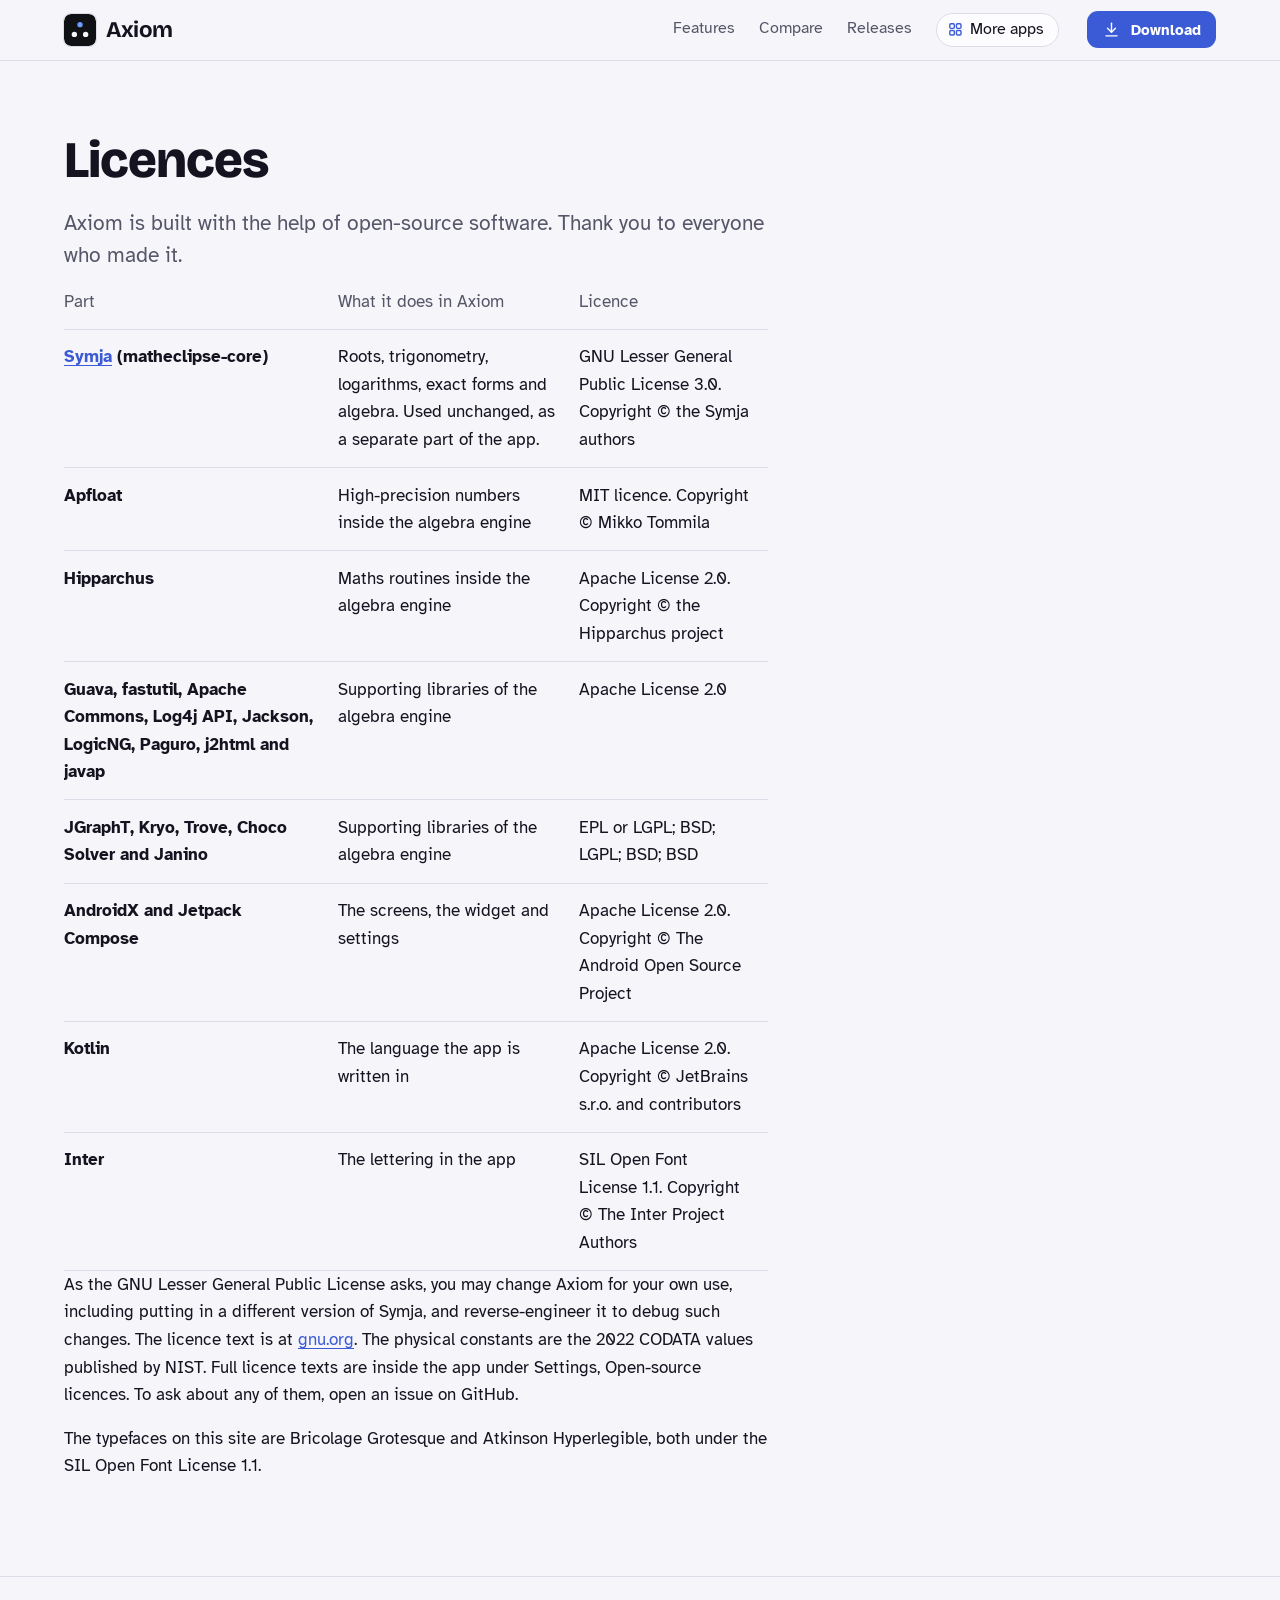
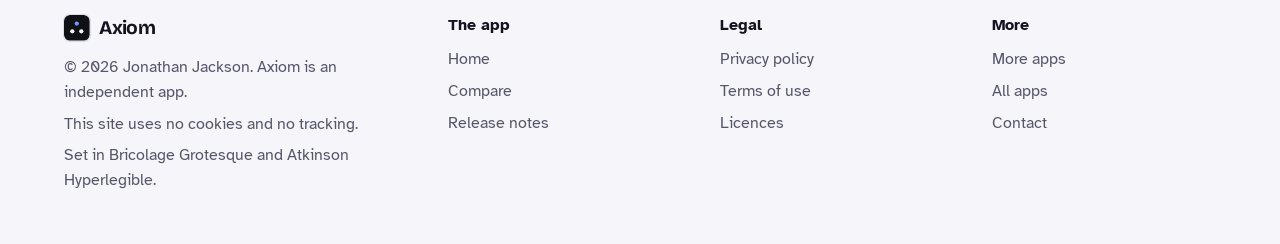
<file: docs/licences.html>
<!DOCTYPE html>
<html lang="en-GB">
<head>
<meta charset="utf-8">
<meta name="viewport" content="width=device-width, initial-scale=1">
<title>Axiom licences</title>
<meta name="description" content="The open-source parts inside Axiom and their licences.">
<meta name="author" content="Jonathan Jackson">
<link rel="canonical" href="https://customgpter.github.io/axiom/licences.html">
<meta name="theme-color" content="#f5f5fa" media="(prefers-color-scheme: light)">
<meta name="theme-color" content="#0e1016" media="(prefers-color-scheme: dark)">
<meta property="og:type" content="website">
<meta property="og:site_name" content="Axiom">
<meta property="og:title" content="Axiom licences">
<meta property="og:description" content="The open-source parts inside Axiom and their licences.">
<meta property="og:url" content="https://customgpter.github.io/axiom/licences.html">
<meta property="og:image" content="https://customgpter.github.io/axiom/assets/og.png">
<meta property="og:image:width" content="1200">
<meta property="og:image:height" content="630">
<meta property="og:image:alt" content="Axiom&#x27;s calculator showing sin 15 degrees as an exact form and a decimal">
<meta property="og:locale" content="en_GB">
<meta name="twitter:card" content="summary_large_image">
<link rel="icon" href="./assets/favicon.svg" type="image/svg+xml">
<link rel="apple-touch-icon" href="./assets/apple-touch-icon.png">
<link rel="preload" href="./assets/fonts/bricolage-grotesque-latin.woff2" as="font" type="font/woff2" crossorigin>
<link rel="preload" href="./assets/fonts/atkinson-hyperlegible-latin-400-normal.woff2" as="font" type="font/woff2" crossorigin>
<link rel="stylesheet" href="./assets/site.css?v=1">
<link rel="stylesheet" href="./assets/house.css?v=1">
<link rel="stylesheet" href="./assets/apps-list.css?v=1">
<script src="./assets/apps-list.js?v=1" defer></script>
</head>
<body>
<a class="skip" href="#main">Skip to content</a>
<header class="masthead">
<div class="wrap">
<a class="brand" href="./" aria-label="Axiom home"><svg viewBox="0 0 108 108" aria-hidden="true"><rect width="108" height="108" rx="24" fill="#0f1115"/><circle cx="54" cy="36" r="9" fill="#6c9bff"/><circle cx="35" cy="69" r="9" fill="#f3f5f8"/><circle cx="73" cy="69" r="9" fill="#f3f5f8"/></svg><span>Axiom</span></a>
<nav aria-label="Main"><ul><li><a href="./#features">Features</a></li><li><a href="./compare.html">Compare</a></li><li><a href="./releases.html">Releases</a></li><li><a class="more-apps" href="./more-apps.html"><svg class="ico" viewBox="0 0 24 24" aria-hidden="true"><rect x="4" y="4" width="6.5" height="6.5" rx="1.6"/><rect x="13.5" y="4" width="6.5" height="6.5" rx="1.6"/><rect x="4" y="13.5" width="6.5" height="6.5" rx="1.6"/><rect x="13.5" y="13.5" width="6.5" height="6.5" rx="1.6"/></svg>More apps</a></li></ul></nav>
<a class="button small" href="https://github.com/CustomGPTer/axiom/releases/latest/download/Axiom.apk"><svg class="ico" viewBox="0 0 24 24" aria-hidden="true"><path d="M12 4v11"/><path d="M7 10.5l5 5 5-5"/><path d="M5 20h14"/></svg>Download</a>
</div>
</header>
<main id="main" class="doc">
<div class="wrap">
<div class="measure">
<h1>Licences</h1>
<p class="lede">Axiom is built with the help of open-source software. Thank you to everyone who made it.</p>
<div class="scroll"><table><thead><tr><th scope="col">Part</th><th scope="col">What it does in Axiom</th><th scope="col">Licence</th></tr></thead><tbody><tr><th scope="row"><a href="https://github.com/axkr/symja_android_library">Symja</a> (matheclipse-core)</th><td>Roots, trigonometry, logarithms, exact forms and algebra. Used unchanged, as a separate part of the app.</td><td>GNU Lesser General Public License 3.0. Copyright &copy; the Symja authors</td></tr><tr><th scope="row">Apfloat</th><td>High-precision numbers inside the algebra engine</td><td>MIT licence. Copyright &copy; Mikko Tommila</td></tr><tr><th scope="row">Hipparchus</th><td>Maths routines inside the algebra engine</td><td>Apache License 2.0. Copyright &copy; the Hipparchus project</td></tr><tr><th scope="row">Guava, fastutil, Apache Commons, Log4j API, Jackson, LogicNG, Paguro, j2html and javap</th><td>Supporting libraries of the algebra engine</td><td>Apache License 2.0</td></tr><tr><th scope="row">JGraphT, Kryo, Trove, Choco Solver and Janino</th><td>Supporting libraries of the algebra engine</td><td>EPL or LGPL; BSD; LGPL; BSD; BSD</td></tr><tr><th scope="row">AndroidX and Jetpack Compose</th><td>The screens, the widget and settings</td><td>Apache License 2.0. Copyright &copy; The Android Open Source Project</td></tr><tr><th scope="row">Kotlin</th><td>The language the app is written in</td><td>Apache License 2.0. Copyright &copy; JetBrains s.r.o. and contributors</td></tr><tr><th scope="row">Inter</th><td>The lettering in the app</td><td>SIL Open Font License 1.1. Copyright &copy; The Inter Project Authors</td></tr></tbody></table></div>
<p>As the GNU Lesser General Public License asks, you may change Axiom for your own use, including putting in a different version of Symja, and reverse-engineer it to debug such changes. The licence text is at <a href="https://www.gnu.org/licenses/lgpl-3.0.html">gnu.org</a>. The physical constants are the 2022 CODATA values published by NIST. Full licence texts are inside the app under Settings, Open-source licences. To ask about any of them, open an issue on GitHub.</p>
<p>The typefaces on this site are Bricolage Grotesque and Atkinson Hyperlegible, both under the SIL Open Font License 1.1.</p>
</div>
</div>
</main>
<footer class="colophon">
<div class="wrap">
<div>
<a class="brand" href="./" aria-label="Axiom home"><svg viewBox="0 0 108 108" aria-hidden="true"><rect width="108" height="108" rx="24" fill="#0f1115"/><circle cx="54" cy="36" r="9" fill="#6c9bff"/><circle cx="35" cy="69" r="9" fill="#f3f5f8"/><circle cx="73" cy="69" r="9" fill="#f3f5f8"/></svg><span>Axiom</span></a>
<p>&copy; 2026 Jonathan Jackson. Axiom is an independent app.</p>
<p>This site uses no cookies and no tracking.</p>
<p>Set in Bricolage Grotesque and Atkinson Hyperlegible.</p>
</div>
<nav aria-label="The app"><h2>The app</h2><ul>
<li><a href="./">Home</a></li>
<li><a href="./compare.html">Compare</a></li>
<li><a href="./releases.html">Release notes</a></li>

</ul></nav>
<nav aria-label="Legal"><h2>Legal</h2><ul>
<li><a href="./privacy.html">Privacy policy</a></li>
<li><a href="./terms.html">Terms of use</a></li>
<li><a href="./licences.html">Licences</a></li>
</ul></nav>
<nav aria-label="More"><h2>More</h2><ul>
<li><a href="./more-apps.html">More apps</a></li>
<li><a href="https://customgpter.github.io/">All apps</a></li>
<li><a href="https://github.com/CustomGPTer/axiom/issues">Contact</a></li>
</ul></nav>
</div>
</footer>
</body>
</html>
</file>
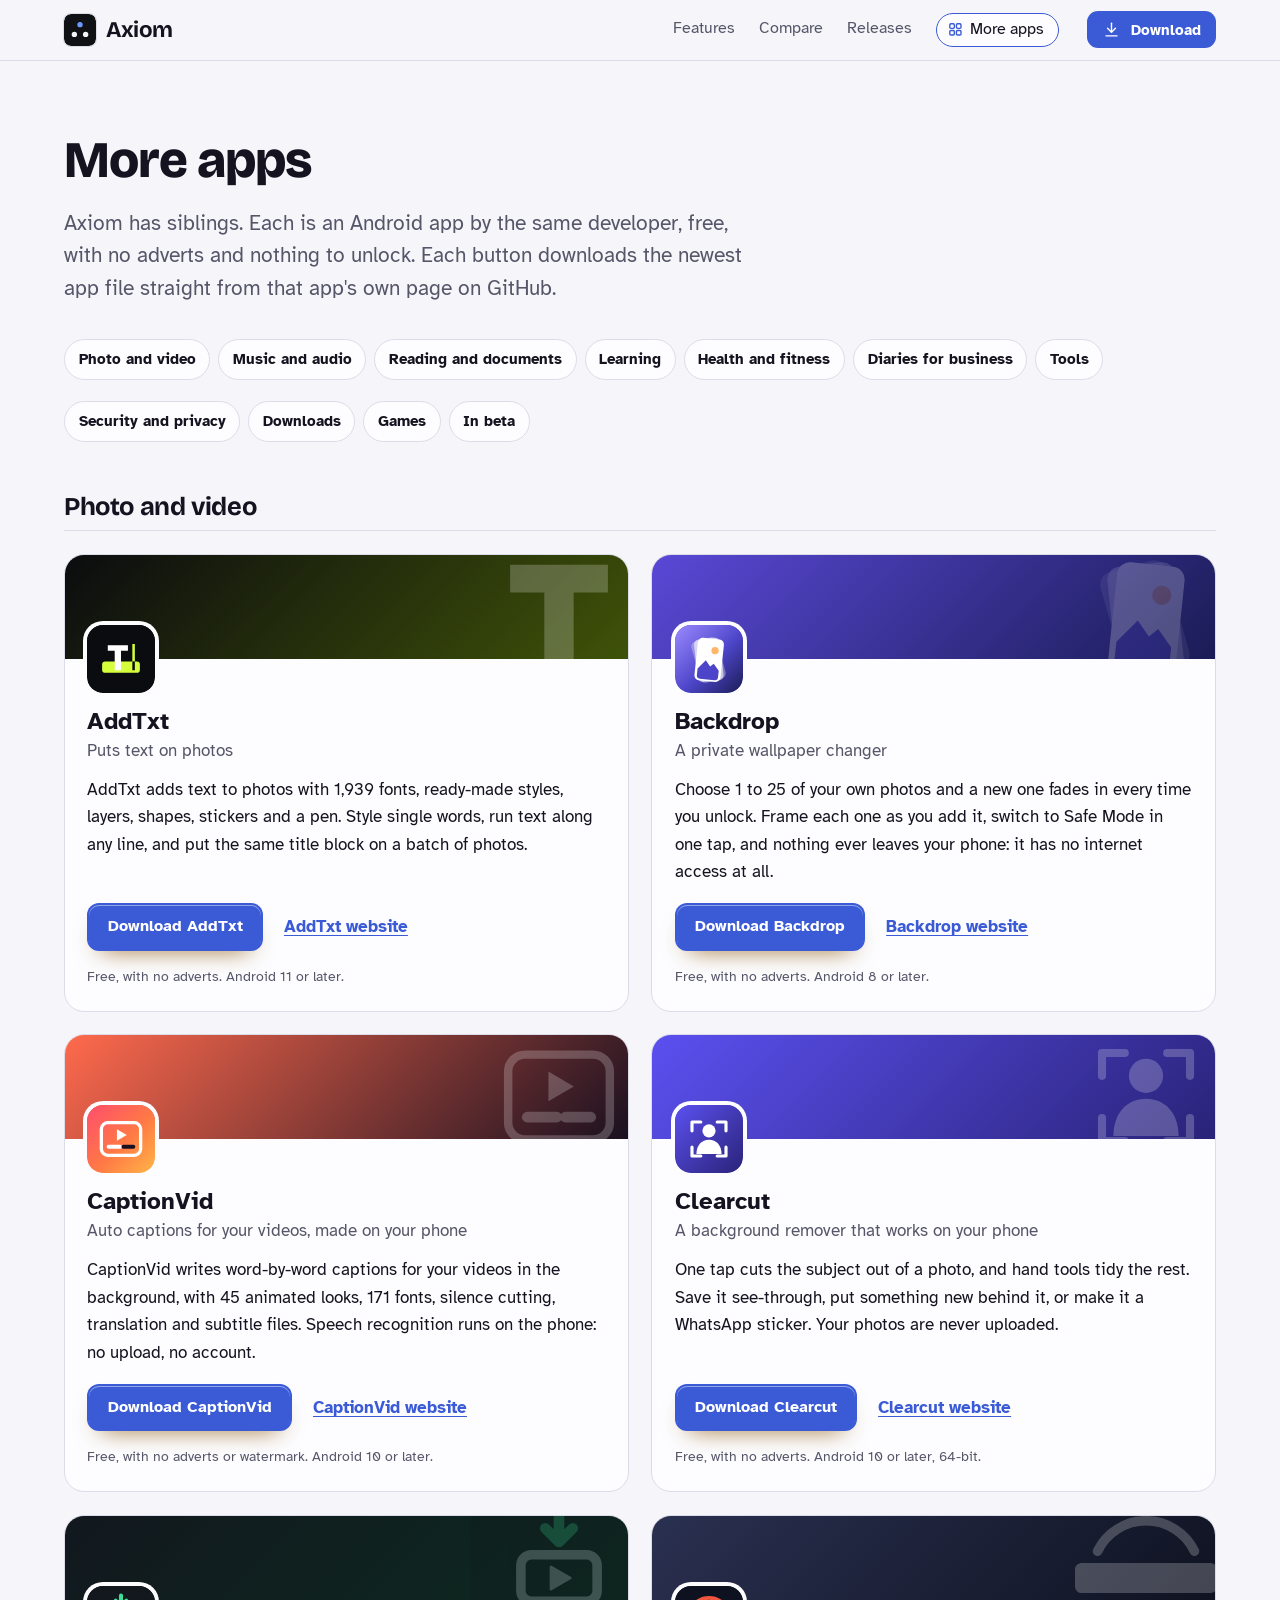
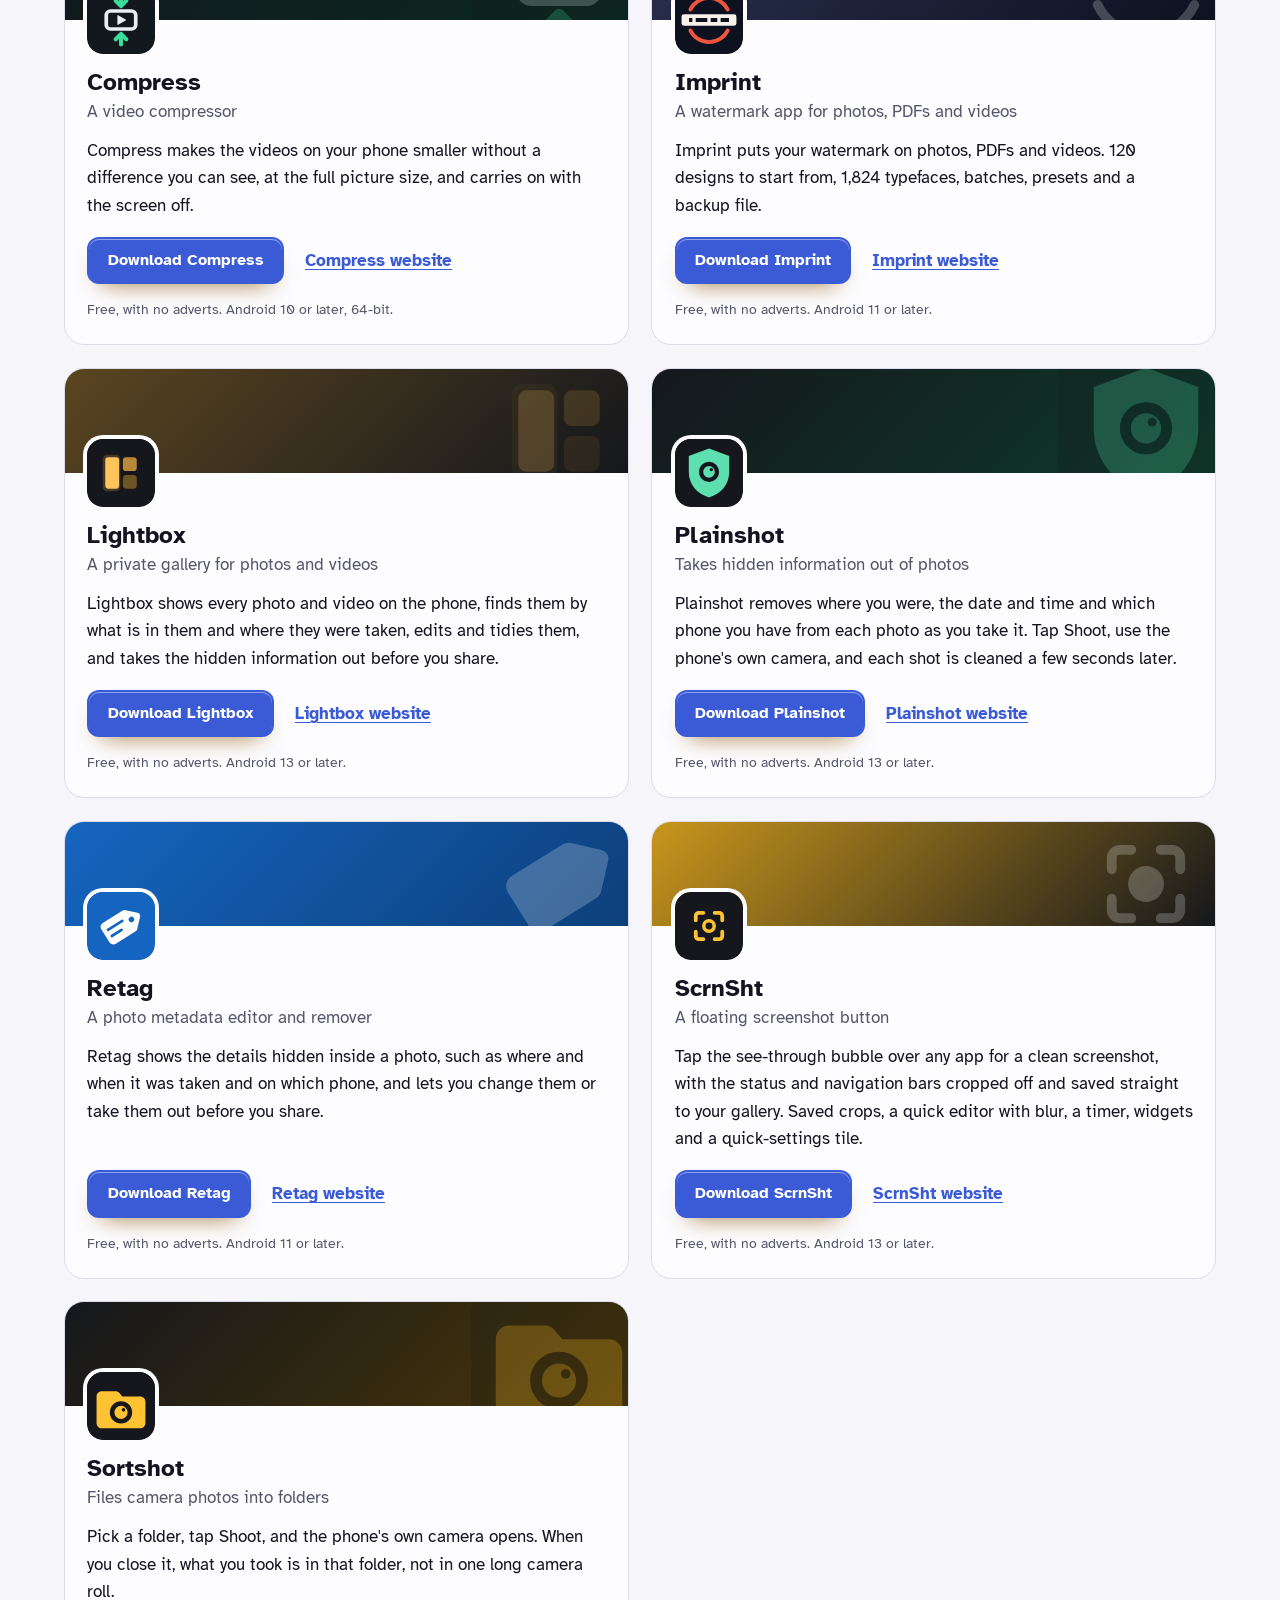
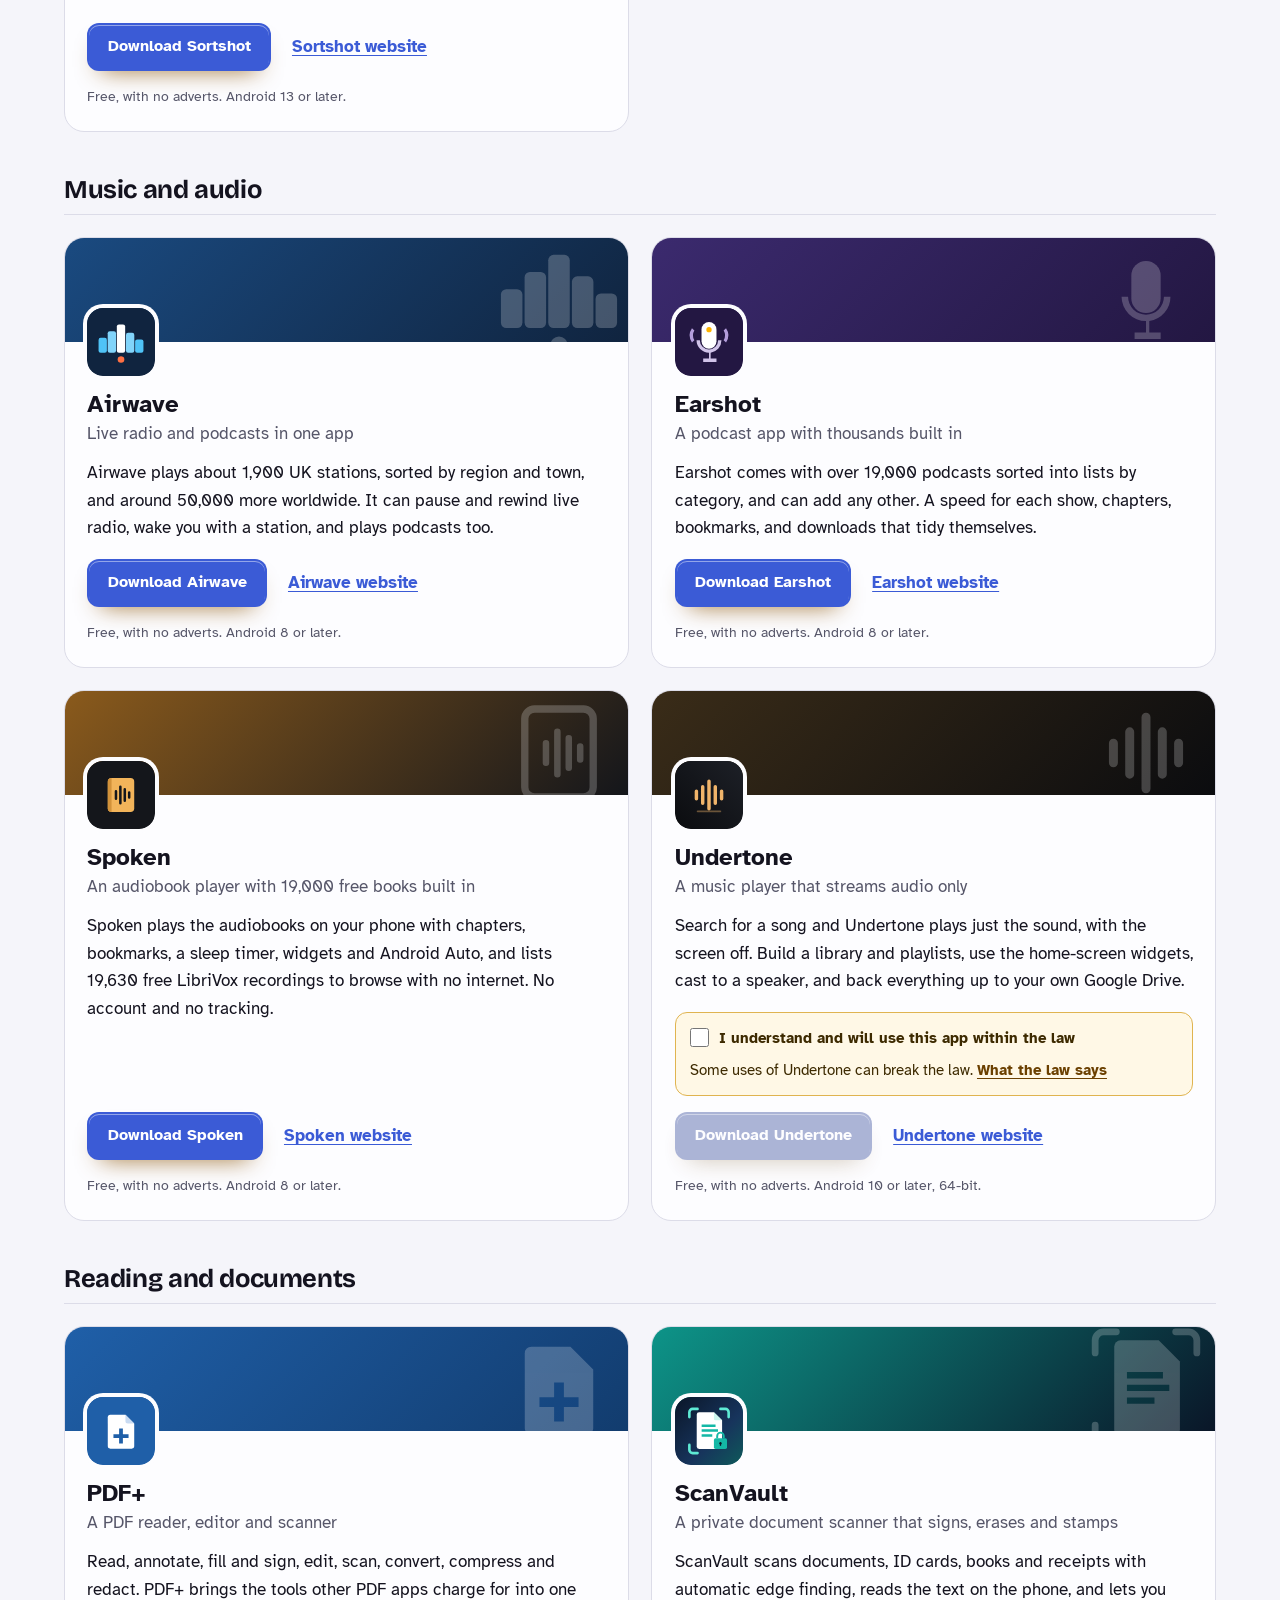
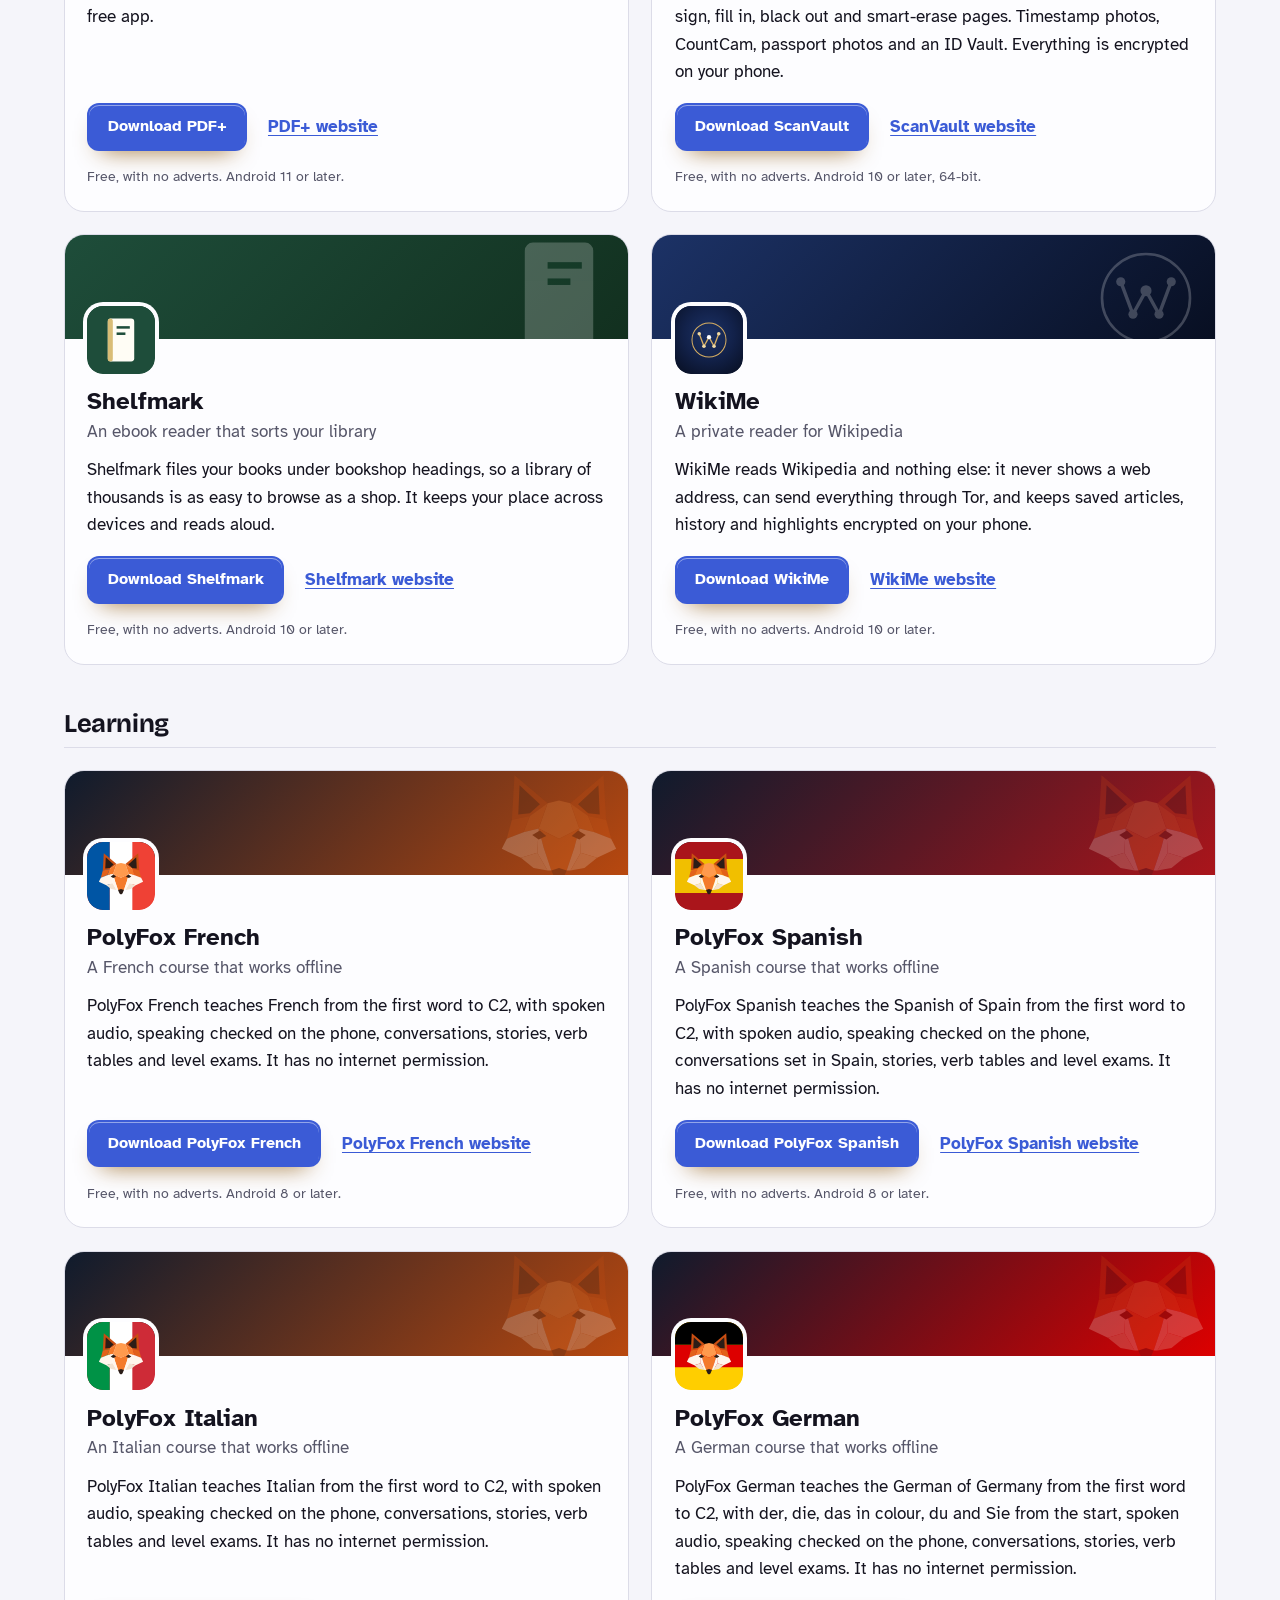
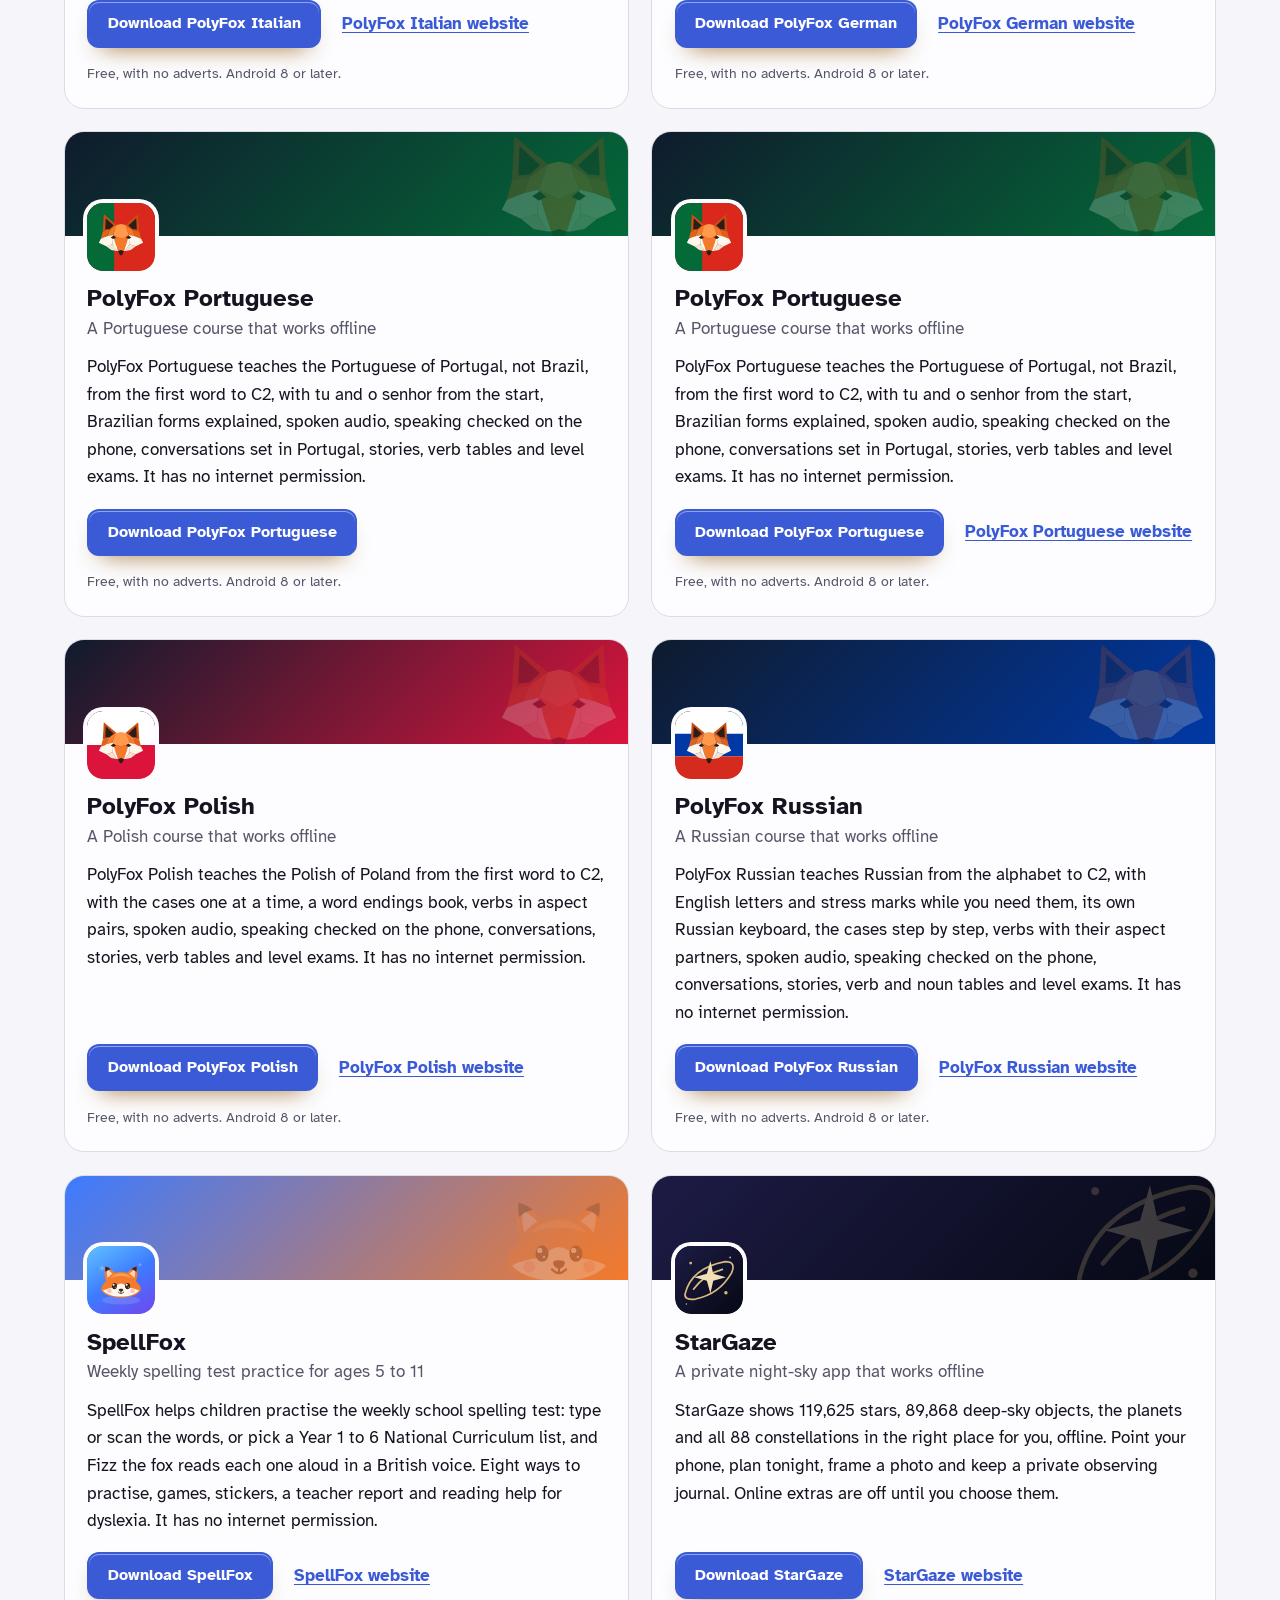
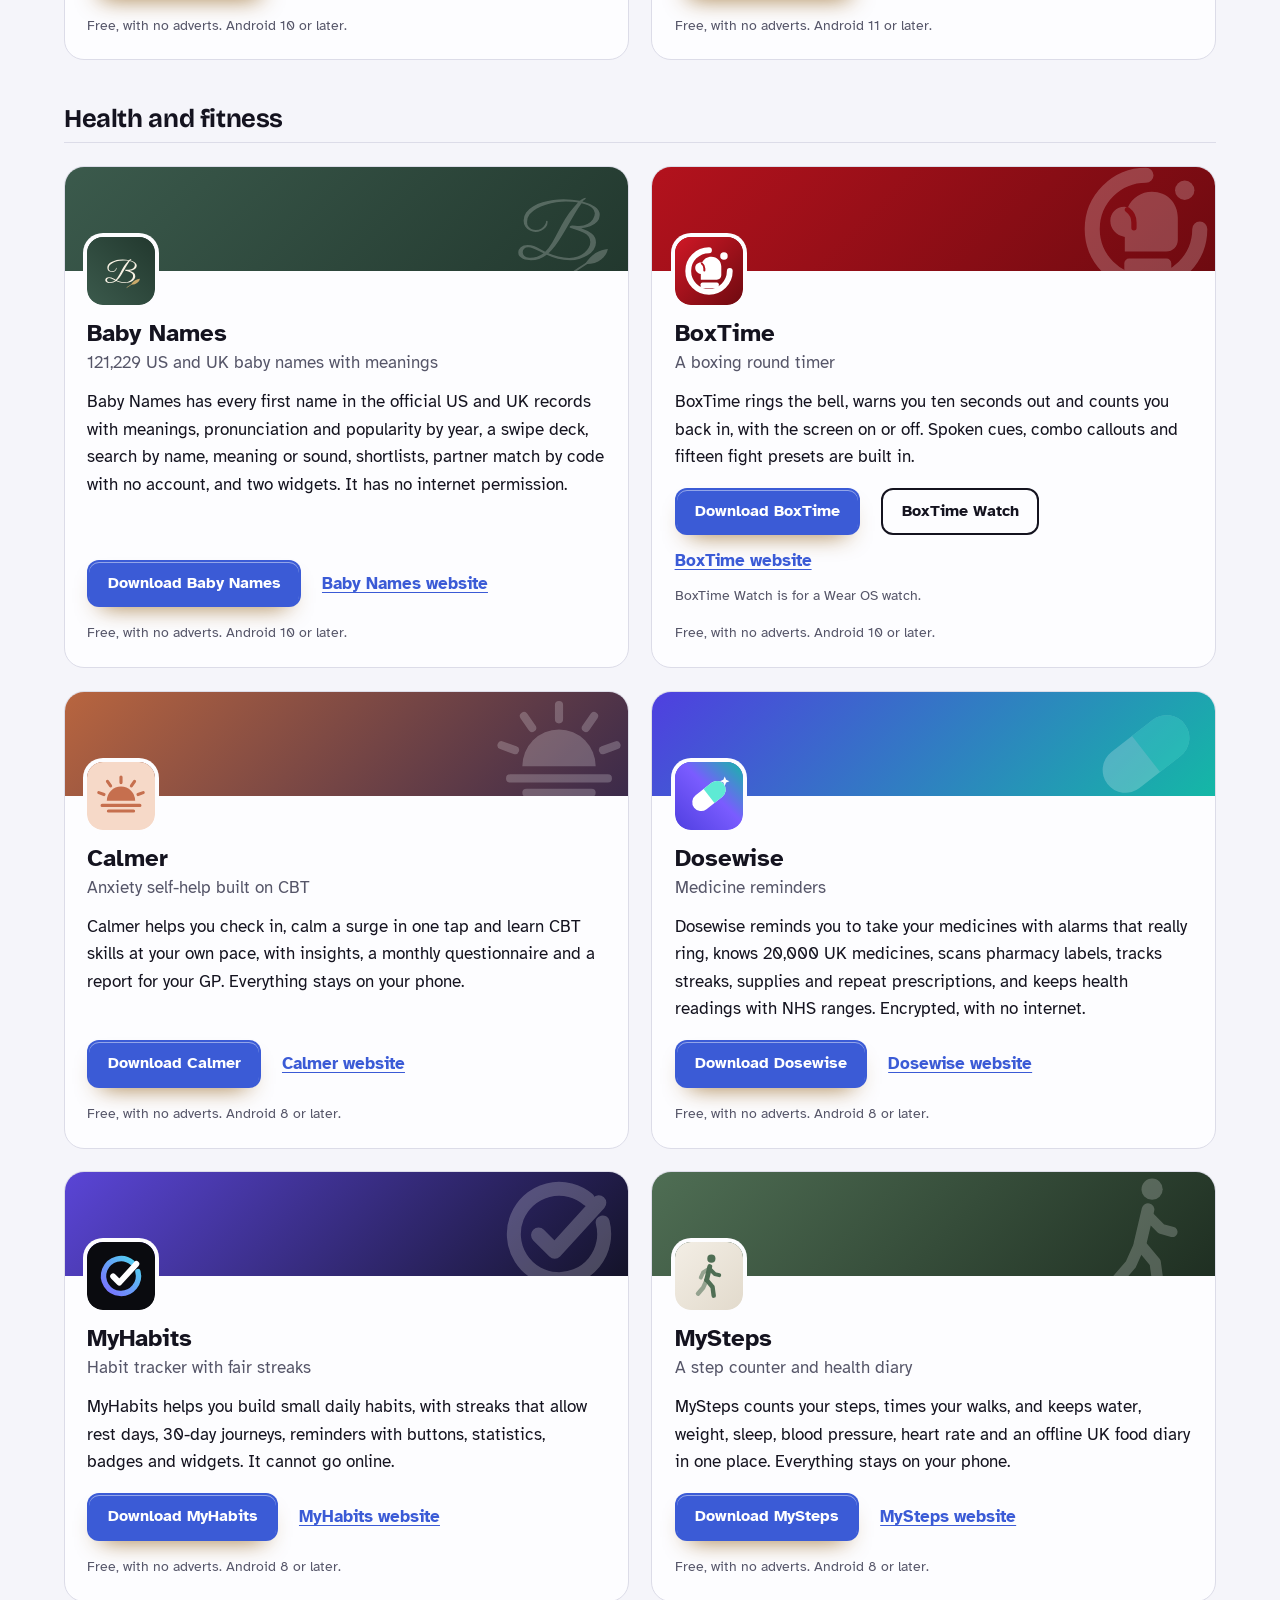
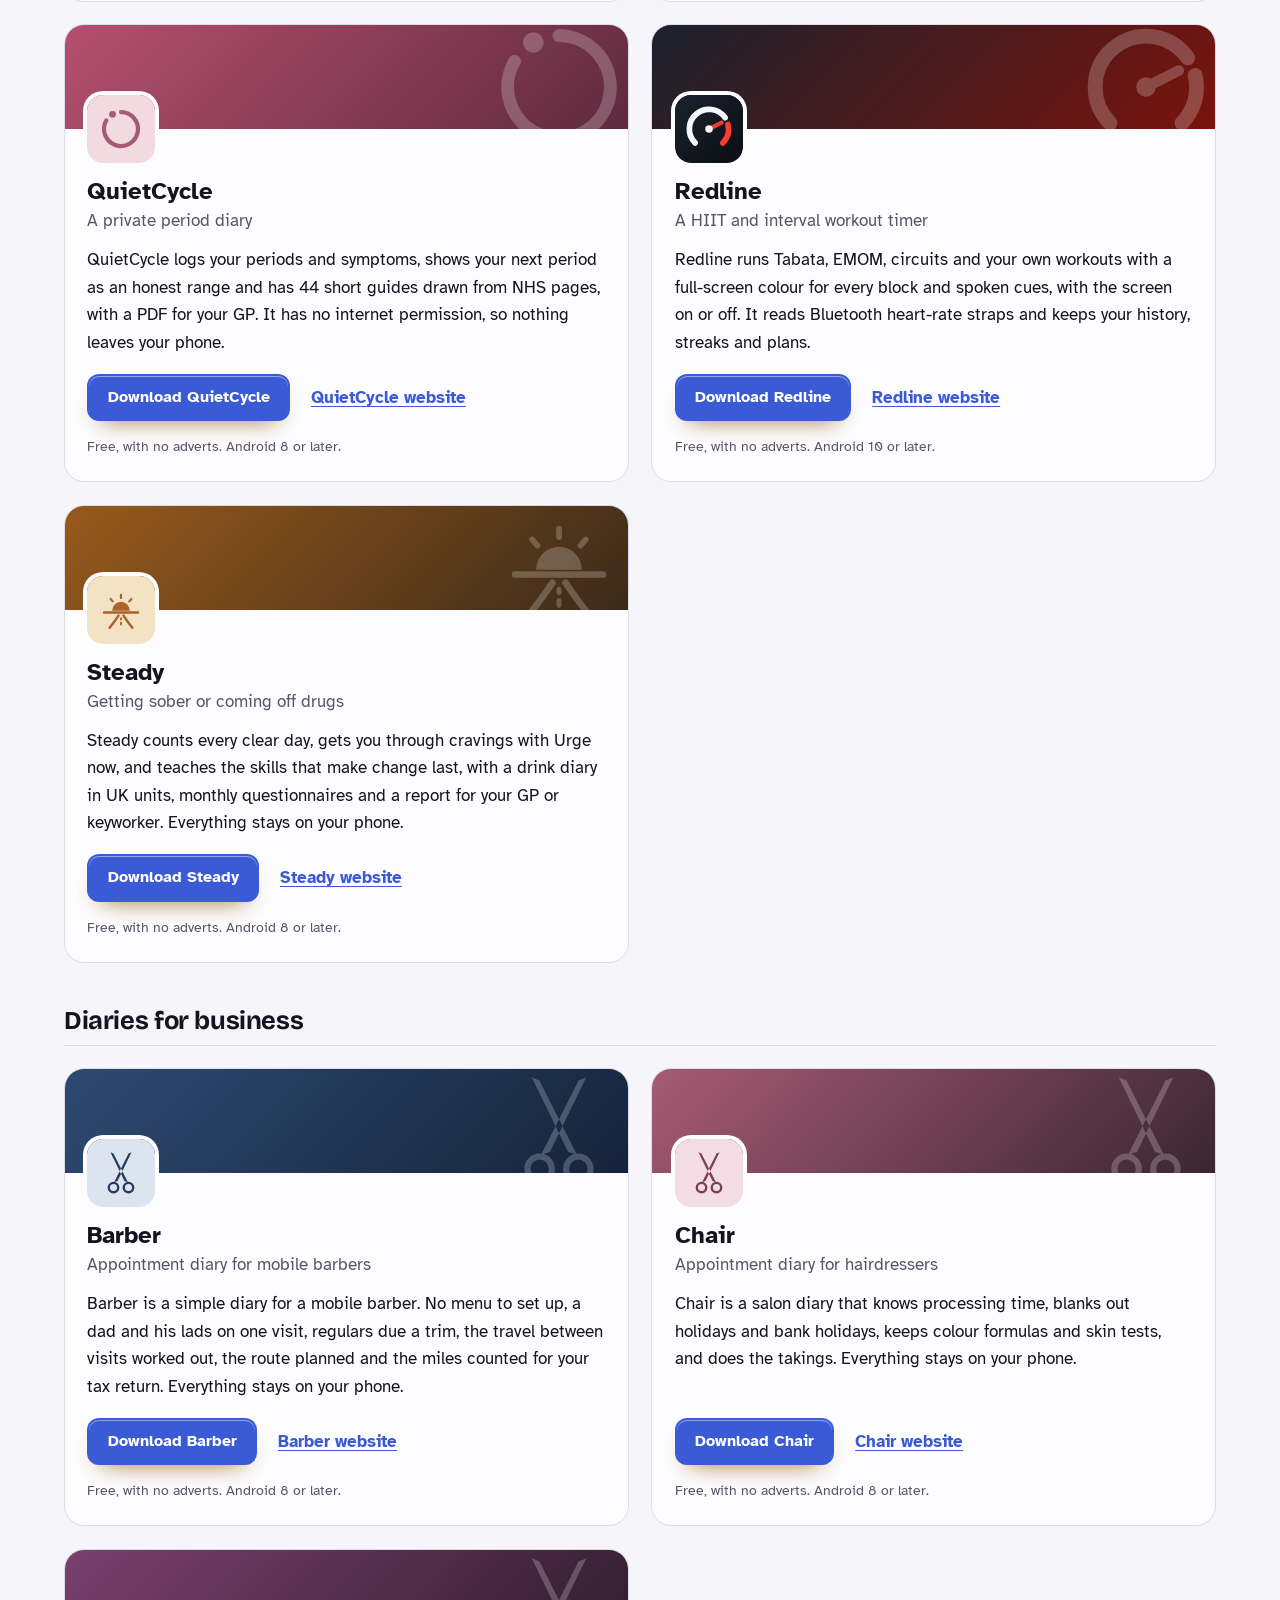
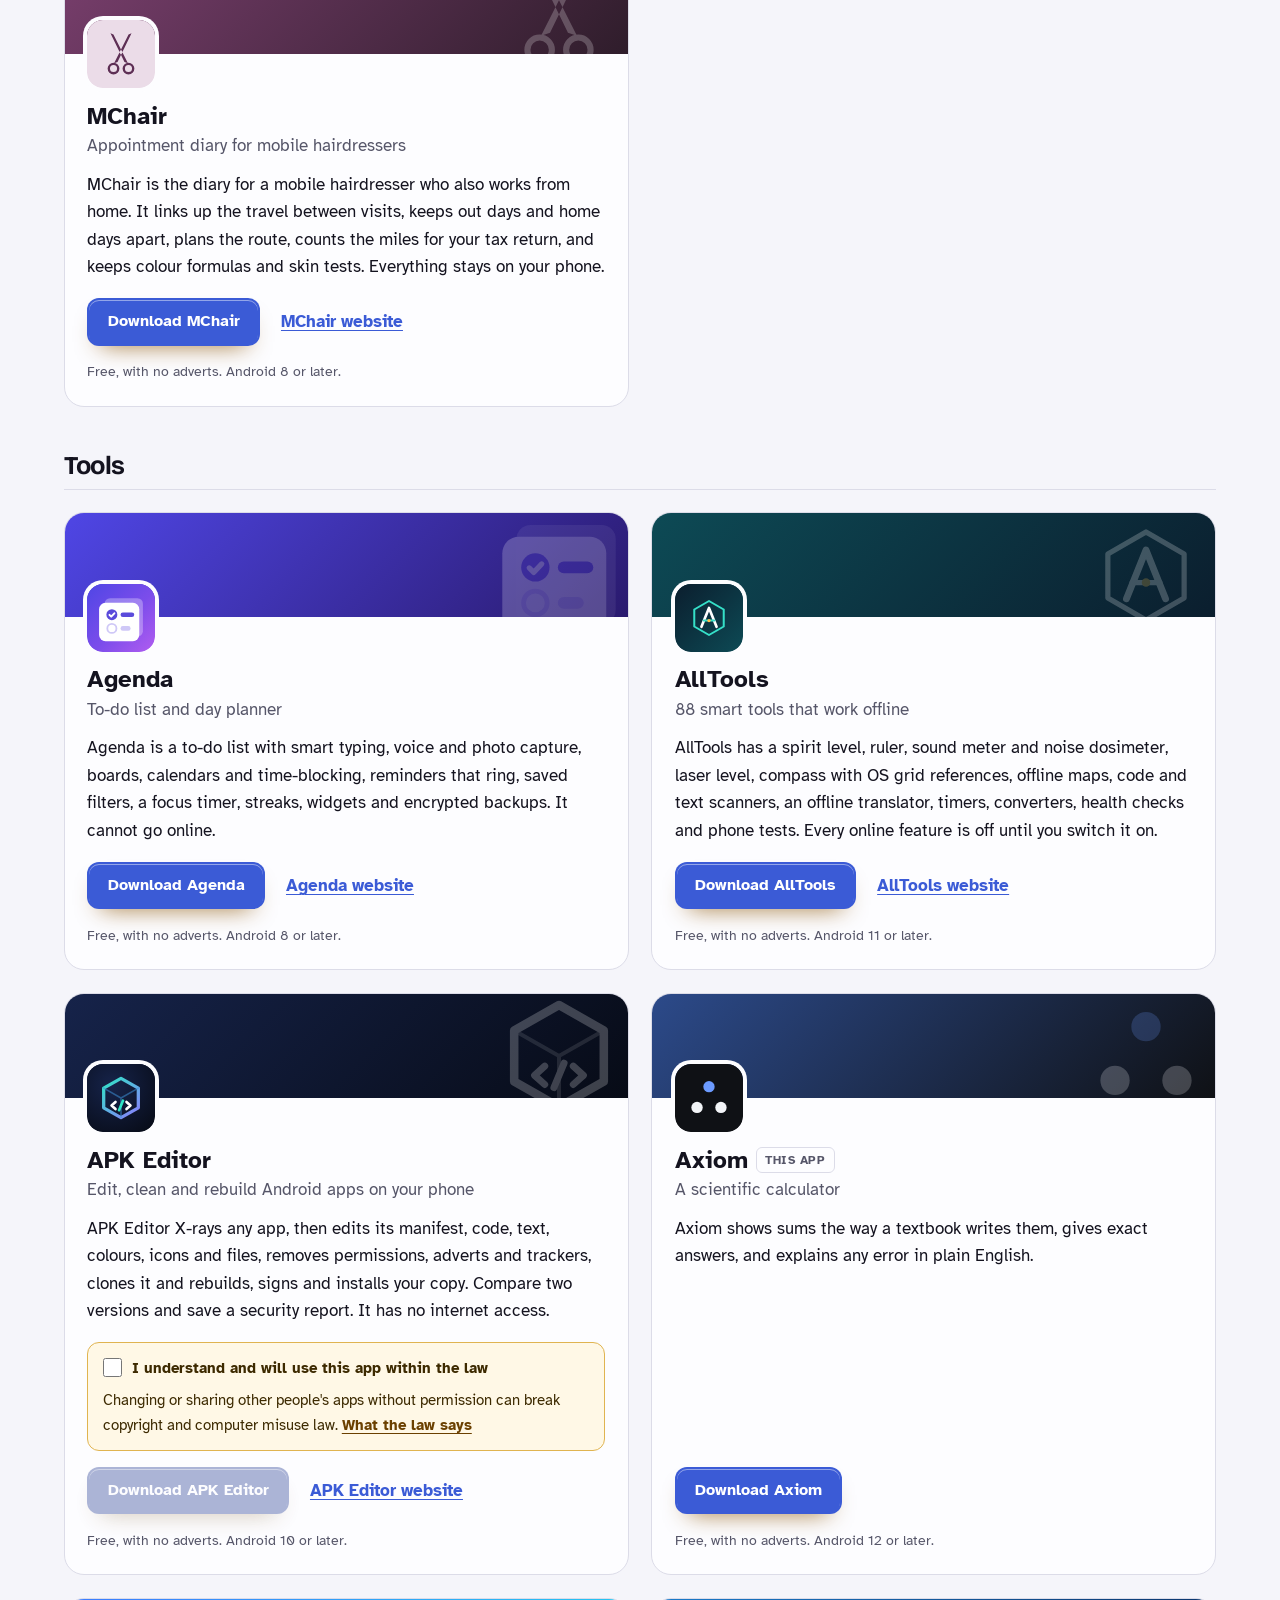
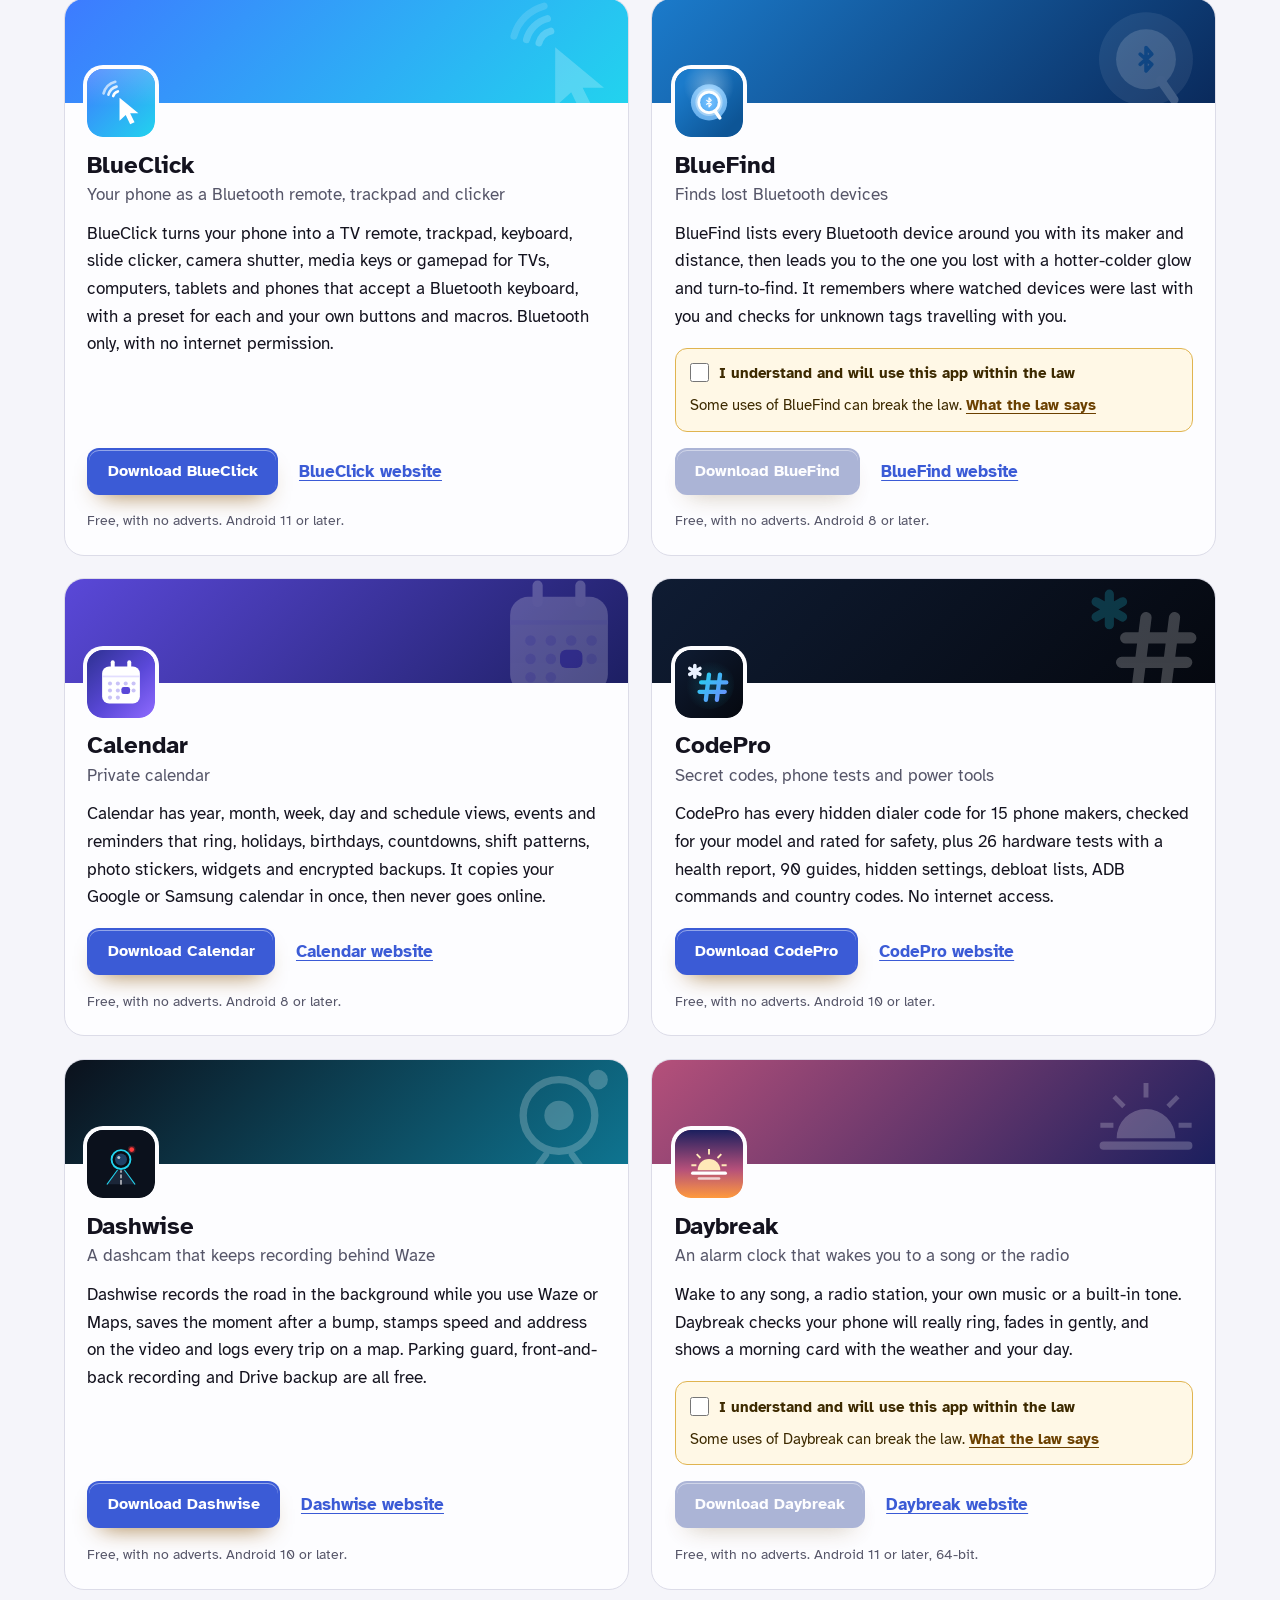
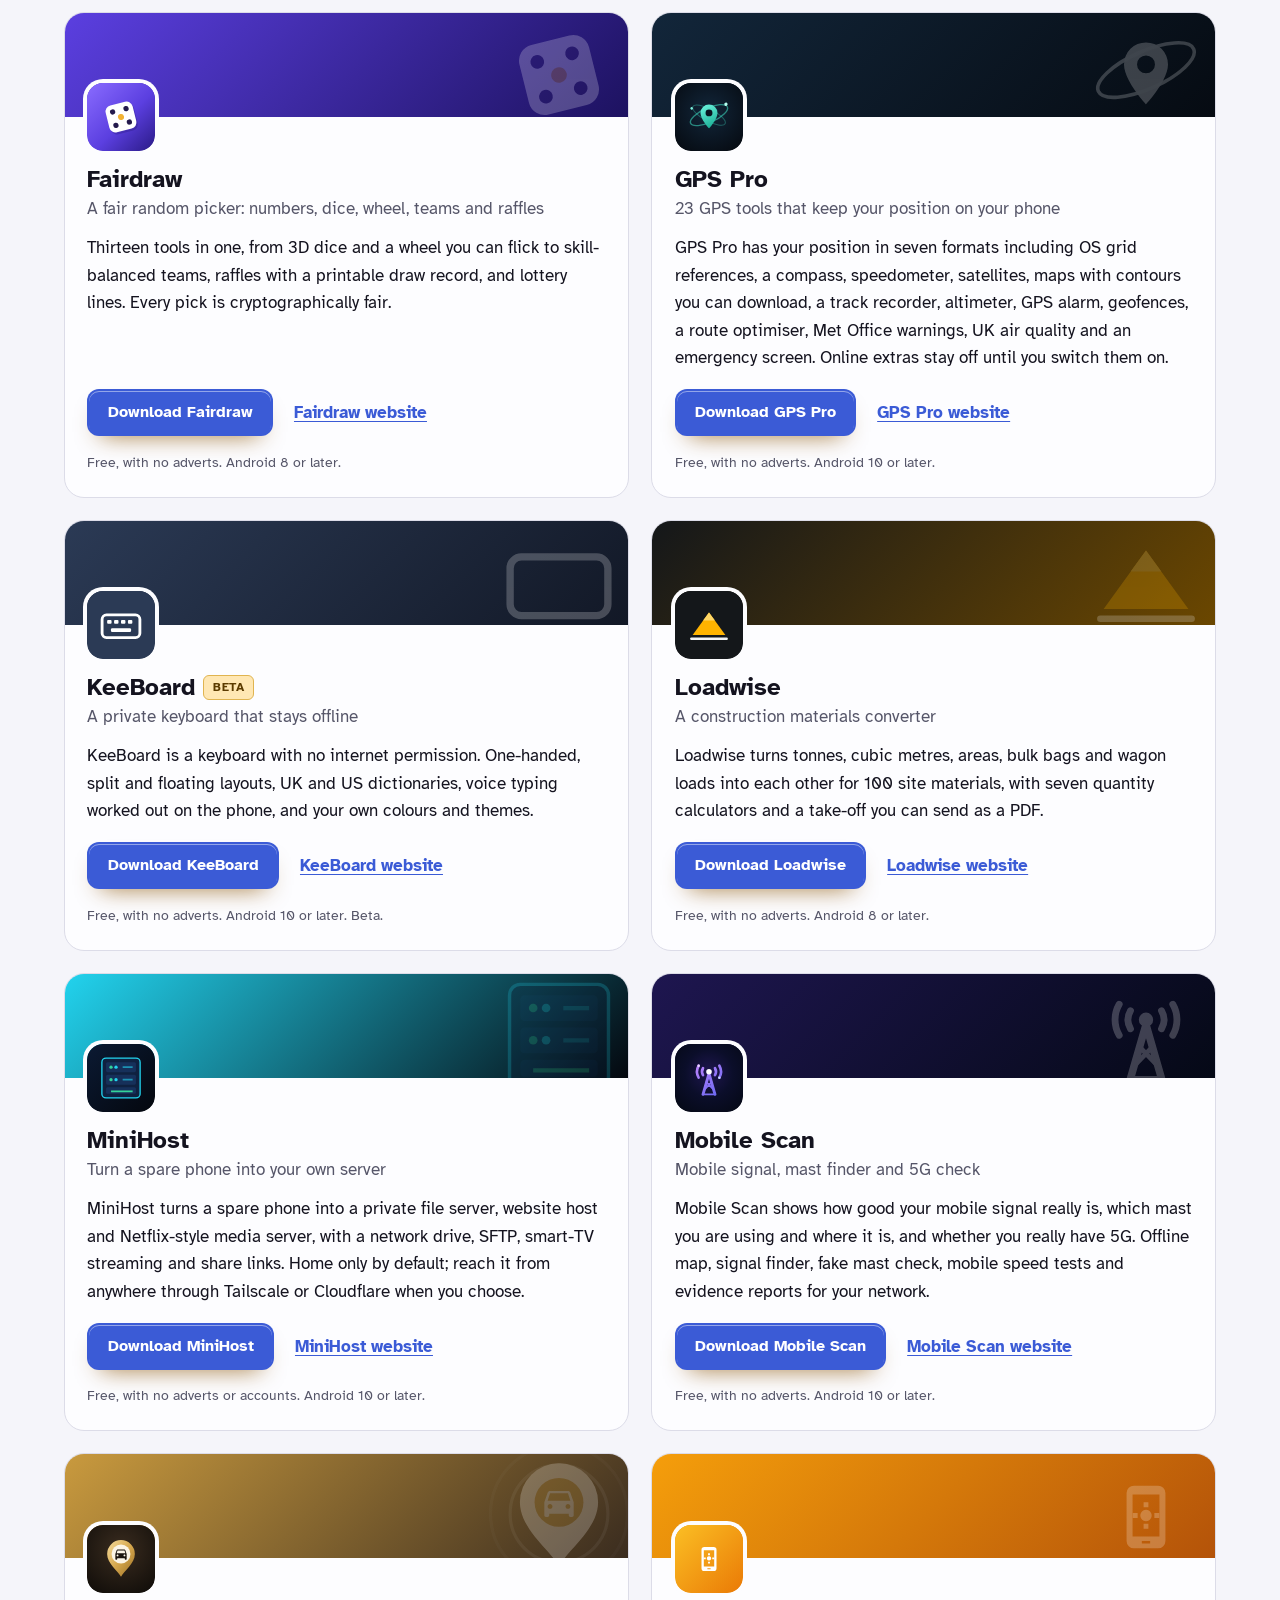
<file: docs/more-apps.html>
<!DOCTYPE html>
<html lang="en-GB">
<head>
<meta charset="utf-8">
<meta name="viewport" content="width=device-width, initial-scale=1">
<title>More free Android apps from the maker of Axiom</title>
<meta name="description" content="All 99 free Android apps from the maker of Axiom, in one list by category, each with its download and a link to its website.">
<meta name="author" content="Jonathan Jackson">
<link rel="canonical" href="https://customgpter.github.io/axiom/more-apps.html">
<meta name="theme-color" content="#f5f5fa" media="(prefers-color-scheme: light)">
<meta name="theme-color" content="#0e1016" media="(prefers-color-scheme: dark)">
<meta property="og:type" content="website">
<meta property="og:site_name" content="Axiom">
<meta property="og:title" content="More free Android apps from the maker of Axiom">
<meta property="og:description" content="All 99 free Android apps from the maker of Axiom, in one list by category, each with its download and a link to its website.">
<meta property="og:url" content="https://customgpter.github.io/axiom/more-apps.html">
<meta property="og:image" content="https://customgpter.github.io/axiom/assets/og.png">
<meta property="og:image:width" content="1200">
<meta property="og:image:height" content="630">
<meta property="og:image:alt" content="Axiom&#x27;s calculator showing sin 15 degrees as an exact form and a decimal">
<meta property="og:locale" content="en_GB">
<meta name="twitter:card" content="summary_large_image">
<link rel="icon" href="./assets/favicon.svg" type="image/svg+xml">
<link rel="apple-touch-icon" href="./assets/apple-touch-icon.png">
<link rel="preload" href="./assets/fonts/bricolage-grotesque-latin.woff2" as="font" type="font/woff2" crossorigin>
<link rel="preload" href="./assets/fonts/atkinson-hyperlegible-latin-400-normal.woff2" as="font" type="font/woff2" crossorigin>
<link rel="stylesheet" href="./assets/site.css?v=1">
<link rel="stylesheet" href="./assets/house.css?v=1">
<script type="application/ld+json">{"@context":"https://schema.org","@type":"ItemList","name":"Apps from the maker of Axiom","url":"https://customgpter.github.io/axiom/more-apps.html","itemListElement":[{"@type":"ListItem","position":1,"name":"AddTxt","url":"https://customgpter.github.io/addtxt/"},{"@type":"ListItem","position":2,"name":"Backdrop","url":"https://customgpter.github.io/backdrop/"},{"@type":"ListItem","position":3,"name":"CaptionVid","url":"https://customgpter.github.io/captionvid/"},{"@type":"ListItem","position":4,"name":"Clearcut","url":"https://customgpter.github.io/clearcut/"},{"@type":"ListItem","position":5,"name":"Compress","url":"https://customgpter.github.io/compress/"},{"@type":"ListItem","position":6,"name":"Imprint","url":"https://customgpter.github.io/imprint/"},{"@type":"ListItem","position":7,"name":"Lightbox","url":"https://customgpter.github.io/lightbox/"},{"@type":"ListItem","position":8,"name":"Plainshot","url":"https://customgpter.github.io/plainshot/"},{"@type":"ListItem","position":9,"name":"Retag","url":"https://customgpter.github.io/retag/"},{"@type":"ListItem","position":10,"name":"ScrnSht","url":"https://customgpter.github.io/scrnsht/"},{"@type":"ListItem","position":11,"name":"Sortshot","url":"https://customgpter.github.io/sortshot/"},{"@type":"ListItem","position":12,"name":"Airwave","url":"https://customgpter.github.io/airwave/"},{"@type":"ListItem","position":13,"name":"Earshot","url":"https://customgpter.github.io/earshot/"},{"@type":"ListItem","position":14,"name":"Spoken","url":"https://customgpter.github.io/spoken/"},{"@type":"ListItem","position":15,"name":"Undertone","url":"https://customgpter.github.io/undertone/"},{"@type":"ListItem","position":16,"name":"PDF+","url":"https://customgpter.github.io/pdfplus/"},{"@type":"ListItem","position":17,"name":"ScanVault","url":"https://customgpter.github.io/scanvault/"},{"@type":"ListItem","position":18,"name":"Shelfmark","url":"https://customgpter.github.io/shelfmark/"},{"@type":"ListItem","position":19,"name":"WikiMe","url":"https://customgpter.github.io/wikime/"},{"@type":"ListItem","position":20,"name":"PolyFox French","url":"https://customgpter.github.io/polyfox/"},{"@type":"ListItem","position":21,"name":"PolyFox German","url":"https://customgpter.github.io/polyfox-german/"},{"@type":"ListItem","position":22,"name":"PolyFox Portuguese","url":"https://customgpter.github.io/polyfox-portuguese/"},{"@type":"ListItem","position":23,"name":"PolyFox Polish","url":"https://customgpter.github.io/polyfox-polish/"},{"@type":"ListItem","position":24,"name":"PolyFox Russian","url":"https://customgpter.github.io/polyfox-russian/"},{"@type":"ListItem","position":25,"name":"SpellFox","url":"https://customgpter.github.io/spellfox/"},{"@type":"ListItem","position":26,"name":"StarGaze","url":"https://customgpter.github.io/stargaze/"},{"@type":"ListItem","position":27,"name":"Baby Names","url":"https://customgpter.github.io/babynames/"},{"@type":"ListItem","position":28,"name":"BoxTime","url":"https://customgpter.github.io/boxtime/"},{"@type":"ListItem","position":29,"name":"Calmer","url":"https://customgpter.github.io/calmer/"},{"@type":"ListItem","position":30,"name":"Dosewise","url":"https://customgpter.github.io/dosewise/"},{"@type":"ListItem","position":31,"name":"MyHabits","url":"https://customgpter.github.io/myhabits/"},{"@type":"ListItem","position":32,"name":"MySteps","url":"https://customgpter.github.io/mysteps/"},{"@type":"ListItem","position":33,"name":"QuietCycle","url":"https://customgpter.github.io/quietcycle/"},{"@type":"ListItem","position":34,"name":"Redline","url":"https://customgpter.github.io/redline/"},{"@type":"ListItem","position":35,"name":"Steady","url":"https://customgpter.github.io/steady/"},{"@type":"ListItem","position":36,"name":"Barber","url":"https://customgpter.github.io/barber/"},{"@type":"ListItem","position":37,"name":"Chair","url":"https://customgpter.github.io/chair/"},{"@type":"ListItem","position":38,"name":"MChair","url":"https://customgpter.github.io/mchair/"},{"@type":"ListItem","position":39,"name":"Agenda","url":"https://customgpter.github.io/agenda/"},{"@type":"ListItem","position":40,"name":"AllTools","url":"https://customgpter.github.io/alltools/"},{"@type":"ListItem","position":41,"name":"APK Editor","url":"https://customgpter.github.io/apkeditor/"},{"@type":"ListItem","position":42,"name":"Axiom","url":"https://customgpter.github.io/axiom/"},{"@type":"ListItem","position":43,"name":"BlueClick","url":"https://customgpter.github.io/blueclick/"},{"@type":"ListItem","position":44,"name":"BlueFind","url":"https://customgpter.github.io/bluefind/"},{"@type":"ListItem","position":45,"name":"Calendar","url":"https://customgpter.github.io/calendar/"},{"@type":"ListItem","position":46,"name":"CodePro","url":"https://customgpter.github.io/codepro/"},{"@type":"ListItem","position":47,"name":"Dashwise","url":"https://customgpter.github.io/dashwise/"},{"@type":"ListItem","position":48,"name":"Daybreak","url":"https://customgpter.github.io/daybreak/"},{"@type":"ListItem","position":49,"name":"Fairdraw","url":"https://customgpter.github.io/fairdraw/"},{"@type":"ListItem","position":50,"name":"GPS Pro","url":"https://customgpter.github.io/gpspro/"},{"@type":"ListItem","position":51,"name":"KeeBoard","url":"https://customgpter.github.io/keeboard/"},{"@type":"ListItem","position":52,"name":"Loadwise","url":"https://customgpter.github.io/loadwise/"},{"@type":"ListItem","position":53,"name":"MiniHost","url":"https://customgpter.github.io/minihost/"},{"@type":"ListItem","position":54,"name":"Mobile Scan","url":"https://customgpter.github.io/mobilescan/"},{"@type":"ListItem","position":55,"name":"Parkwise","url":"https://customgpter.github.io/parkwise/"},{"@type":"ListItem","position":56,"name":"Pocketmind","url":"https://customgpter.github.io/pocketmind/"},{"@type":"ListItem","position":57,"name":"Refine","url":"https://customgpter.github.io/refine/"},{"@type":"ListItem","position":58,"name":"Shiftwise","url":"https://customgpter.github.io/shiftwise/"},{"@type":"ListItem","position":59,"name":"SimpleCalc","url":"https://customgpter.github.io/simplecalc/"},{"@type":"ListItem","position":60,"name":"Skyline","url":"https://customgpter.github.io/skyline/"},{"@type":"ListItem","position":61,"name":"Slipway","url":"https://customgpter.github.io/slipway/"},{"@type":"ListItem","position":62,"name":"Tagger","url":"https://customgpter.github.io/tagger/"},{"@type":"ListItem","position":63,"name":"TotalClean","url":"https://customgpter.github.io/totalclean/"},{"@type":"ListItem","position":64,"name":"TVLink","url":"https://customgpter.github.io/tvlink/"},{"@type":"ListItem","position":65,"name":"Unbox","url":"https://customgpter.github.io/unbox/"},{"@type":"ListItem","position":66,"name":"WhatsKeep","url":"https://customgpter.github.io/whatskeep/"},{"@type":"ListItem","position":67,"name":"WiFi Scan","url":"https://customgpter.github.io/wifiscan/"},{"@type":"ListItem","position":68,"name":"Auditly","url":"https://customgpter.github.io/auditly/"},{"@type":"ListItem","position":69,"name":"Backchannel","url":"https://customgpter.github.io/backchannel/"},{"@type":"ListItem","position":70,"name":"ENotes","url":"https://customgpter.github.io/enotes/"},{"@type":"ListItem","position":71,"name":"FindMe","url":"https://customgpter.github.io/findme/"},{"@type":"ListItem","position":72,"name":"iLock","url":"https://customgpter.github.io/ilock/"},{"@type":"ListItem","position":73,"name":"ImSafe","url":"https://customgpter.github.io/imsafe/"},{"@type":"ListItem","position":74,"name":"IShred","url":"https://customgpter.github.io/ishred/"},{"@type":"ListItem","position":75,"name":"LockBox","url":"https://customgpter.github.io/lockbox/"},{"@type":"ListItem","position":76,"name":"PassVault","url":"https://customgpter.github.io/passvault/"},{"@type":"ListItem","position":77,"name":"SpyFind","url":"https://customgpter.github.io/spyfind/"},{"@type":"ListItem","position":78,"name":"TextWipe","url":"https://customgpter.github.io/textwipe/"},{"@type":"ListItem","position":79,"name":"Tracewire","url":"https://customgpter.github.io/tracewire/"},{"@type":"ListItem","position":80,"name":"Vigil","url":"https://customgpter.github.io/vigil/"},{"@type":"ListItem","position":81,"name":"Grab","url":"https://customgpter.github.io/grab/"},{"@type":"ListItem","position":82,"name":"Swarm","url":"https://customgpter.github.io/swarm/"},{"@type":"ListItem","position":83,"name":"Plane Games","url":"https://customgpter.github.io/plane-games/"},{"@type":"ListItem","position":84,"name":"Ninefold","url":"https://customgpter.github.io/ninefold/"},{"@type":"ListItem","position":85,"name":"Cubewise","url":"https://customgpter.github.io/cubewise/"},{"@type":"ListItem","position":86,"name":"Tilewise","url":"https://customgpter.github.io/tilewise/"},{"@type":"ListItem","position":87,"name":"Letterwise","url":"https://customgpter.github.io/letterwise/"},{"@type":"ListItem","position":88,"name":"Kingside","url":"https://customgpter.github.io/kingside/"},{"@type":"ListItem","position":89,"name":"Deckhand","url":"https://customgpter.github.io/deckhand/"},{"@type":"ListItem","position":90,"name":"SNESForge","url":"https://customgpter.github.io/snesforge/"},{"@type":"ListItem","position":91,"name":"Fame Boy","url":"https://customgpter.github.io/fameboy/"},{"@type":"ListItem","position":92,"name":"PSPPro","url":"https://customgpter.github.io/psppro/"},{"@type":"ListItem","position":93,"name":"MegaGen","url":"https://customgpter.github.io/megagen/"},{"@type":"ListItem","position":94,"name":"QVR","url":"https://customgpter.github.io/qvr/"},{"@type":"ListItem","position":95,"name":"QVR Watch","url":"https://customgpter.github.io/qvr-watch/"},{"@type":"ListItem","position":96,"name":"QVRLite","url":"https://customgpter.github.io/qvrlite/"},{"@type":"ListItem","position":97,"name":"Onionz","url":"https://customgpter.github.io/onionz/"},{"@type":"ListItem","position":98,"name":"OnionzWeb","url":"https://customgpter.github.io/onionzweb/"}]}</script>
<link rel="stylesheet" href="./assets/apps-list.css?v=1">
<script src="./assets/apps-list.js?v=1" defer></script>
</head>
<body>
<a class="skip" href="#main">Skip to content</a>
<header class="masthead">
<div class="wrap">
<a class="brand" href="./" aria-label="Axiom home"><svg viewBox="0 0 108 108" aria-hidden="true"><rect width="108" height="108" rx="24" fill="#0f1115"/><circle cx="54" cy="36" r="9" fill="#6c9bff"/><circle cx="35" cy="69" r="9" fill="#f3f5f8"/><circle cx="73" cy="69" r="9" fill="#f3f5f8"/></svg><span>Axiom</span></a>
<nav aria-label="Main"><ul><li><a href="./#features">Features</a></li><li><a href="./compare.html">Compare</a></li><li><a href="./releases.html">Releases</a></li><li><a class="more-apps" href="./more-apps.html" aria-current="page"><svg class="ico" viewBox="0 0 24 24" aria-hidden="true"><rect x="4" y="4" width="6.5" height="6.5" rx="1.6"/><rect x="13.5" y="4" width="6.5" height="6.5" rx="1.6"/><rect x="4" y="13.5" width="6.5" height="6.5" rx="1.6"/><rect x="13.5" y="13.5" width="6.5" height="6.5" rx="1.6"/></svg>More apps</a></li></ul></nav>
<a class="button small" href="https://github.com/CustomGPTer/axiom/releases/latest/download/Axiom.apk"><svg class="ico" viewBox="0 0 24 24" aria-hidden="true"><path d="M12 4v11"/><path d="M7 10.5l5 5 5-5"/><path d="M5 20h14"/></svg>Download</a>
</div>
</header>
<main id="main" class="doc">
<div class="wrap">
<div class="measure">
<h1>More apps</h1>
<p class="lede">Axiom has siblings. Each is an Android app by the same developer, free, with no adverts and nothing to unlock. Each button downloads the newest app file straight from that app's own page on GitHub.</p>
</div>
<!-- apps:start -->
<nav class="mapps-jump" aria-label="App groups"><ul><li><a href="#apps-photo">Photo and video</a></li><li><a href="#apps-audio">Music and audio</a></li><li><a href="#apps-reading">Reading and documents</a></li><li><a href="#apps-learning">Learning</a></li><li><a href="#apps-health">Health and fitness</a></li><li><a href="#apps-diaries">Diaries for business</a></li><li><a href="#apps-tools">Tools</a></li><li><a href="#apps-security">Security and privacy</a></li><li><a href="#apps-downloads">Downloads</a></li><li><a href="#apps-games">Games</a></li><li><a href="#apps-testing">In beta</a></li></ul></nav>
<div class="mapps-group" role="group" aria-labelledby="apps-photo"><h2 class="mapps-cat" id="apps-photo">Photo and video</h2>
<ul class="mapps"><li class="mapp" style="--b:#0b0c0f;--b2:#3f5208"><div class="mapp-cover" aria-hidden="true"><svg viewBox="0 0 108 108"><path fill="#fff" d="M24 22h60v17H63v49H45V39H24z"/></svg></div><div class="mapp-body"><svg class="mapp-icon" viewBox="0 0 108 108" aria-hidden="true"><rect width="108" height="108" rx="24" fill="#0b0c0f"/><path fill="#d4ff3a" d="M29 58h50a5 5 0 0 1 5 5v8a5 5 0 0 1-5 5H29a5 5 0 0 1-5-5v-8a5 5 0 0 1 5-5z"/><path fill="#fff" d="M33 32h32v9H54v31H44V41H33z"/><path fill="#d4ff3a" d="M72 30h4v28h-4z"/><path fill="#0b0c0f" d="M72 58h4v14h-4z"/></svg><h3>AddTxt</h3><p class="mapp-kind">Puts text on photos</p><p class="mapp-say">AddTxt adds text to photos with 1,939 fonts, ready-made styles, layers, shapes, stickers and a pen. Style single words, run text along any line, and put the same title block on a batch of photos.</p><p class="mapp-go"><a class="button" href="https://github.com/CustomGPTer/addtxt/releases/latest/download/AddTxt.apk">Download AddTxt</a><a class="mapp-site" href="https://customgpter.github.io/addtxt/">AddTxt website</a></p><p class="mapp-needs">Free, with no adverts. Android 11 or later.</p></div></li>
<li class="mapp" style="--b:#5a48d6;--b2:#1a1c55"><div class="mapp-cover" aria-hidden="true"><svg viewBox="0 0 108 108"><g transform="translate(54 58) scale(1.3) translate(-54 -58)"><rect x="38" y="30" width="32" height="52" rx="6" fill="#fff" fill-opacity=".3" transform="rotate(-16 54 58)"/><rect x="38" y="30" width="32" height="52" rx="6" fill="#fff" fill-opacity=".6" transform="rotate(-6 54 58)"/><g transform="rotate(6 54 58)"><rect x="38" y="30" width="32" height="52" rx="6" fill="#fff"/><path d="M41 68l9-11 6 7 4-4 7 8v8a4 4 0 0 1-4 4H45a4 4 0 0 1-4-4z" fill="#4d45c9"/><circle cx="60" cy="44" r="4.5" fill="#FFB86B"/></g></g></svg></div><div class="mapp-body"><svg class="mapp-icon" viewBox="0 0 108 108" aria-hidden="true"><defs><linearGradient id="i-backdrop-mapp-cc" x1="0" y1="0" x2="1" y2="1"><stop offset="0" stop-color="#9c8bff"/><stop offset=".55" stop-color="#4d45c9"/><stop offset="1" stop-color="#1a1c55"/></linearGradient></defs><rect width="108" height="108" rx="24" fill="url(#i-backdrop-mapp-cc)"/><g transform="translate(54 58) scale(1.3) translate(-54 -58)"><rect x="38" y="30" width="32" height="52" rx="6" fill="#fff" fill-opacity=".3" transform="rotate(-16 54 58)"/><rect x="38" y="30" width="32" height="52" rx="6" fill="#fff" fill-opacity=".6" transform="rotate(-6 54 58)"/><g transform="rotate(6 54 58)"><rect x="38" y="30" width="32" height="52" rx="6" fill="#fff"/><path d="M41 68l9-11 6 7 4-4 7 8v8a4 4 0 0 1-4 4H45a4 4 0 0 1-4-4z" fill="#4d45c9"/><circle cx="60" cy="44" r="4.5" fill="#FFB86B"/></g></g></svg><h3>Backdrop</h3><p class="mapp-kind">A private wallpaper changer</p><p class="mapp-say">Choose 1 to 25 of your own photos and a new one fades in every time you unlock. Frame each one as you add it, switch to Safe Mode in one tap, and nothing ever leaves your phone: it has no internet access at all.</p><p class="mapp-go"><a class="button" href="https://github.com/CustomGPTer/backdrop/releases/latest/download/Backdrop.apk">Download Backdrop</a><a class="mapp-site" href="https://customgpter.github.io/backdrop/">Backdrop website</a></p><p class="mapp-needs">Free, with no adverts. Android 8 or later.</p></div></li>
<li class="mapp" style="--b:#ff6a4d;--b2:#1a1020"><div class="mapp-cover" aria-hidden="true"><svg viewBox="0 0 108 108"><g transform="translate(54 54) scale(1.3) translate(-54 -54)"><path d="M38,34 h32 a8,8 0 0 1 8,8 v24 a8,8 0 0 1 -8,8 h-32 a8,8 0 0 1 -8,-8 v-24 a8,8 0 0 1 8,-8 z" fill="none" stroke="#fff" stroke-width="4"/><path d="M49,42 L61,49 L49,56 Z" fill="#fff"/><path d="M39,61 h14 a2.5,2.5 0 0 1 0,5 h-14 a2.5,2.5 0 0 1 0,-5 z" fill="#fff"/><path d="M57,61 h12 a2.5,2.5 0 0 1 0,5 h-12 a2.5,2.5 0 0 1 0,-5 z" fill="#ffffff"/></g></svg></div><div class="mapp-body"><svg class="mapp-icon" viewBox="0 0 108 108" aria-hidden="true"><defs><linearGradient id="i-captionvid-cvbg" x1="0" y1="0" x2="1" y2="1"><stop offset="0" stop-color="#ff4d6d"/><stop offset=".55" stop-color="#ff7a45"/><stop offset="1" stop-color="#ffb547"/></linearGradient></defs><rect width="108" height="108" rx="24" fill="url(#i-captionvid-cvbg)"/><g transform="translate(54 54) scale(1.3) translate(-54 -54)"><path d="M38,34 h32 a8,8 0 0 1 8,8 v24 a8,8 0 0 1 -8,8 h-32 a8,8 0 0 1 -8,-8 v-24 a8,8 0 0 1 8,-8 z" fill="none" stroke="#fff" stroke-width="4"/><path d="M49,42 L61,49 L49,56 Z" fill="#fff"/><path d="M39,61 h14 a2.5,2.5 0 0 1 0,5 h-14 a2.5,2.5 0 0 1 0,-5 z" fill="#fff"/><path d="M57,61 h12 a2.5,2.5 0 0 1 0,5 h-12 a2.5,2.5 0 0 1 0,-5 z" fill="#1a1020"/></g></svg><h3>CaptionVid</h3><p class="mapp-kind">Auto captions for your videos, made on your phone</p><p class="mapp-say">CaptionVid writes word-by-word captions for your videos in the background, with 45 animated looks, 171 fonts, silence cutting, translation and subtitle files. Speech recognition runs on the phone: no upload, no account.</p><p class="mapp-go"><a class="button" href="https://github.com/CustomGPTer/captionvid/releases/latest/download/CaptionVid.apk">Download CaptionVid</a><a class="mapp-site" href="https://customgpter.github.io/captionvid/">CaptionVid website</a></p><p class="mapp-needs">Free, with no adverts or watermark. Android 10 or later.</p></div></li><li class="mapp" style="--b:#5b50f0;--b2:#2a2378"><div class="mapp-cover" aria-hidden="true"><svg viewBox="0 0 108 108"><circle cx="54" cy="41" r="10.5" fill="#fff"/><path d="M34 78c0-14.5 8.5-23 20-23s20 8.5 20 23z" fill="#fff"/><path d="M27 41V27h14M67 27h14v14M27 67v14h14M67 81h14V67" fill="none" stroke="#fff" stroke-width="5" stroke-linecap="round" stroke-linejoin="round"/></svg></div><div class="mapp-body"><svg class="mapp-icon" viewBox="0 0 108 108" aria-hidden="true"><defs><linearGradient id="i-clearcut-mapp-cc" x1="0" y1="0" x2="1" y2="1"><stop offset="0" stop-color="#5b50f0"/><stop offset="1" stop-color="#2a2378"/></linearGradient></defs><rect width="108" height="108" rx="24" fill="url(#i-clearcut-mapp-cc)"/><circle cx="54" cy="41" r="10.5" fill="#fff"/><path d="M34 78c0-14.5 8.5-23 20-23s20 8.5 20 23z" fill="#fff"/><path d="M27 41V27h14M67 27h14v14M27 67v14h14M67 81h14V67" fill="none" stroke="#fff" stroke-width="5" stroke-linecap="round" stroke-linejoin="round"/></svg><h3>Clearcut</h3><p class="mapp-kind">A background remover that works on your phone</p><p class="mapp-say">One tap cuts the subject out of a photo, and hand tools tidy the rest. Save it see-through, put something new behind it, or make it a WhatsApp sticker. Your photos are never uploaded.</p><p class="mapp-go"><a class="button" href="https://github.com/CustomGPTer/clearcut/releases/latest/download/Clearcut.apk">Download Clearcut</a><a class="mapp-site" href="https://customgpter.github.io/clearcut/">Clearcut website</a></p><p class="mapp-needs">Free, with no adverts. Android 10 or later, 64-bit.</p></div></li>
<li class="mapp" style="--b:#12181e;--b2:#0c2a20"><div class="mapp-cover" aria-hidden="true"><svg viewBox="0 0 108 108"><rect width="108" height="108" rx="24" fill="#12181e"/><g transform="translate(54 54) scale(1.3) translate(-54 -54)"><path fill="none" stroke="#e9eef3" stroke-width="4.5" stroke-linejoin="round" d="M41 43h26a5 5 0 0 1 5 5v12a5 5 0 0 1-5 5H41a5 5 0 0 1-5-5V48a5 5 0 0 1 5-5z"/><path fill="#e9eef3" d="M50.5 48.2l9.2 5.3a.6.6 0 0 1 0 1l-9.2 5.3a.6.6 0 0 1-.9-.5V48.7a.6.6 0 0 1 .9-.5z"/><path fill="none" stroke="#3ddc97" stroke-width="5" stroke-linecap="round" stroke-linejoin="round" d="M54 24v12M47.5 30.5 54 37l6.5-6.5M54 84V72M47.5 77.5 54 71l6.5 6.5"/></g></svg></div><div class="mapp-body"><svg class="mapp-icon" viewBox="0 0 108 108" aria-hidden="true"><rect width="108" height="108" rx="24" fill="#12181e"/><g transform="translate(54 54) scale(1.3) translate(-54 -54)"><path fill="none" stroke="#e9eef3" stroke-width="4.5" stroke-linejoin="round" d="M41 43h26a5 5 0 0 1 5 5v12a5 5 0 0 1-5 5H41a5 5 0 0 1-5-5V48a5 5 0 0 1 5-5z"/><path fill="#e9eef3" d="M50.5 48.2l9.2 5.3a.6.6 0 0 1 0 1l-9.2 5.3a.6.6 0 0 1-.9-.5V48.7a.6.6 0 0 1 .9-.5z"/><path fill="none" stroke="#3ddc97" stroke-width="5" stroke-linecap="round" stroke-linejoin="round" d="M54 24v12M47.5 30.5 54 37l6.5-6.5M54 84V72M47.5 77.5 54 71l6.5 6.5"/></g></svg><h3>Compress</h3><p class="mapp-kind">A video compressor</p><p class="mapp-say">Compress makes the videos on your phone smaller without a difference you can see, at the full picture size, and carries on with the screen off.</p><p class="mapp-go"><a class="button" href="https://github.com/CustomGPTer/compress/releases/latest/download/Compress.apk">Download Compress</a><a class="mapp-site" href="https://customgpter.github.io/compress/">Compress website</a></p><p class="mapp-needs">Free, with no adverts. Android 10 or later, 64-bit.</p></div></li>
<li class="mapp" style="--b:#2a3050;--b2:#0e1220"><div class="mapp-cover" aria-hidden="true"><svg viewBox="0 0 108 108"><g transform="translate(54 54) scale(1.32) translate(-54 -54)"><path d="M31.5 41.500A25 25 0 0 1 76.500 41.500" fill="none" stroke="#fff" stroke-width="4.5" stroke-linecap="round"/><path d="M76.500 66.500A25 25 0 0 1 31.500 66.500" fill="none" stroke="#fff" stroke-width="4.5" stroke-linecap="round"/><path fill="#fff" d="M24 47h60a3 3 0 0 1 3 3v8a3 3 0 0 1-3 3H24a3 3 0 0 1-3-3v-8a3 3 0 0 1 3-3z"/></g></svg></div><div class="mapp-body"><svg class="mapp-icon" viewBox="0 0 108 108" aria-hidden="true"><rect width="108" height="108" rx="24" fill="#0e1220"/><g transform="translate(54 54) scale(1.32) translate(-54 -54)"><path d="M31.5 41.500A25 25 0 0 1 76.500 41.500" fill="none" stroke="#f2553d" stroke-width="4.5" stroke-linecap="round"/><path d="M76.500 66.500A25 25 0 0 1 31.500 66.500" fill="none" stroke="#f2553d" stroke-width="4.5" stroke-linecap="round"/><path fill="#f6f2ea" d="M24 47h60a3 3 0 0 1 3 3v8a3 3 0 0 1-3 3H24a3 3 0 0 1-3-3v-8a3 3 0 0 1 3-3z"/><path fill="#0e1220" d="M30 51.500h4v5h-4zM38 51.500h14v5H38zM56 51.500h8v5h-8zM68 51.500h10v5H68z"/></g></svg><h3>Imprint</h3><p class="mapp-kind">A watermark app for photos, PDFs and videos</p><p class="mapp-say">Imprint puts your watermark on photos, PDFs and videos. 120 designs to start from, 1,824 typefaces, batches, presets and a backup file.</p><p class="mapp-go"><a class="button" href="https://github.com/CustomGPTer/imprint/releases/latest/download/Imprint.apk">Download Imprint</a><a class="mapp-site" href="https://customgpter.github.io/imprint/">Imprint website</a></p><p class="mapp-needs">Free, with no adverts. Android 11 or later.</p></div></li>
<li class="mapp" style="--b:#5a4520;--b2:#15171c"><div class="mapp-cover" aria-hidden="true"><svg viewBox="0 0 108 108"><path fill="#ffc45c" fill-opacity=".2" d="M32 25h14a7 7 0 0 1 7 7v44a7 7 0 0 1-7 7H32a7 7 0 0 1-7-7V32a7 7 0 0 1 7-7z"/><path fill="#ffc45c" d="M34 29h12a5 5 0 0 1 5 5v40a5 5 0 0 1-5 5H34a5 5 0 0 1-5-5V34a5 5 0 0 1 5-5z"/><path fill="#b8893a" d="M62 29h12a5 5 0 0 1 5 5v12a5 5 0 0 1-5 5H62a5 5 0 0 1-5-5V34a5 5 0 0 1 5-5z"/><path fill="#6e5425" d="M62 57h12a5 5 0 0 1 5 5v12a5 5 0 0 1-5 5H62a5 5 0 0 1-5-5V62a5 5 0 0 1 5-5z"/></svg></div><div class="mapp-body"><svg class="mapp-icon" viewBox="0 0 108 108" aria-hidden="true"><rect width="108" height="108" rx="24" fill="#15171c"/><path fill="#ffc45c" fill-opacity=".2" d="M32 25h14a7 7 0 0 1 7 7v44a7 7 0 0 1-7 7H32a7 7 0 0 1-7-7V32a7 7 0 0 1 7-7z"/><path fill="#ffc45c" d="M34 29h12a5 5 0 0 1 5 5v40a5 5 0 0 1-5 5H34a5 5 0 0 1-5-5V34a5 5 0 0 1 5-5z"/><path fill="#b8893a" d="M62 29h12a5 5 0 0 1 5 5v12a5 5 0 0 1-5 5H62a5 5 0 0 1-5-5V34a5 5 0 0 1 5-5z"/><path fill="#6e5425" d="M62 57h12a5 5 0 0 1 5 5v12a5 5 0 0 1-5 5H62a5 5 0 0 1-5-5V62a5 5 0 0 1 5-5z"/></svg><h3>Lightbox</h3><p class="mapp-kind">A private gallery for photos and videos</p><p class="mapp-say">Lightbox shows every photo and video on the phone, finds them by what is in them and where they were taken, edits and tidies them, and takes the hidden information out before you share.</p><p class="mapp-go"><a class="button" href="https://github.com/CustomGPTer/lightbox/releases/latest/download/Lightbox.apk">Download Lightbox</a><a class="mapp-site" href="https://customgpter.github.io/lightbox/">Lightbox website</a></p><p class="mapp-needs">Free, with no adverts. Android 13 or later.</p></div></li>
<li class="mapp" style="--b:#15171c;--b2:#0e3b2b"><div class="mapp-cover" aria-hidden="true"><svg viewBox="0 0 64 64"><rect width="64" height="64" rx="14" fill="#15171c"/><path d="M32 9l19 7v15c0 12-8 20.5-19 24-11-3.5-19-12-19-24V16z" fill="#5edfb0"/><circle cx="32" cy="31" r="9.5" fill="#15171c"/><circle cx="32" cy="31" r="5.5" fill="#5edfb0"/><circle cx="34.2" cy="28.8" r="1.6" fill="#15171c"/></svg></div><div class="mapp-body"><svg class="mapp-icon" viewBox="0 0 64 64" aria-hidden="true"><rect width="64" height="64" rx="14" fill="#15171c"/><path d="M32 9l19 7v15c0 12-8 20.5-19 24-11-3.5-19-12-19-24V16z" fill="#5edfb0"/><circle cx="32" cy="31" r="9.5" fill="#15171c"/><circle cx="32" cy="31" r="5.5" fill="#5edfb0"/><circle cx="34.2" cy="28.8" r="1.6" fill="#15171c"/></svg><h3>Plainshot</h3><p class="mapp-kind">Takes hidden information out of photos</p><p class="mapp-say">Plainshot removes where you were, the date and time and which phone you have from each photo as you take it. Tap Shoot, use the phone&#x27;s own camera, and each shot is cleaned a few seconds later.</p><p class="mapp-go"><a class="button" href="https://github.com/CustomGPTer/plainshot/releases/latest/download/Plainshot.apk">Download Plainshot</a><a class="mapp-site" href="https://customgpter.github.io/plainshot/">Plainshot website</a></p><p class="mapp-needs">Free, with no adverts. Android 13 or later.</p></div></li>
<li class="mapp" style="--b:#1565c0;--b2:#0d3f7a"><div class="mapp-cover" aria-hidden="true"><svg viewBox="0 0 108 108"><g transform="translate(54 54) scale(1.22) rotate(-32) translate(-54 -54)"><path fill="#fff" d="M36 38h30a6 6 0 0 1 4.2 1.8l11 11a4.5 4.5 0 0 1 0 6.4l-11 11a6 6 0 0 1-4.2 1.8H36a6 6 0 0 1-6-6V44a6 6 0 0 1 6-6z"/></g></svg></div><div class="mapp-body"><svg class="mapp-icon" viewBox="0 0 108 108" aria-hidden="true"><rect width="108" height="108" rx="24" fill="#1565c0"/><g transform="translate(54 54) scale(1.22) rotate(-32) translate(-54 -54)"><path fill="#fff" d="M36 38h30a6 6 0 0 1 4.2 1.8l11 11a4.5 4.5 0 0 1 0 6.4l-11 11a6 6 0 0 1-4.2 1.8H36a6 6 0 0 1-6-6V44a6 6 0 0 1 6-6z"/><circle cx="70" cy="54" r="3.6" fill="#1565c0"/><path fill="#1565c0" d="M37 47.5h22a1.75 1.75 0 0 1 0 3.5H37a1.75 1.75 0 0 1 0-3.5zM37 57h15a1.75 1.75 0 0 1 0 3.5H37a1.75 1.75 0 0 1 0-3.5z"/></g></svg><h3>Retag</h3><p class="mapp-kind">A photo metadata editor and remover</p><p class="mapp-say">Retag shows the details hidden inside a photo, such as where and when it was taken and on which phone, and lets you change them or take them out before you share.</p><p class="mapp-go"><a class="button" href="https://github.com/CustomGPTer/retag/releases/latest/download/Retag.apk">Download Retag</a><a class="mapp-site" href="https://customgpter.github.io/retag/">Retag website</a></p><p class="mapp-needs">Free, with no adverts. Android 11 or later.</p></div></li>
<li class="mapp" style="--b:#c9961c;--b2:#15171c"><div class="mapp-cover" aria-hidden="true"><svg viewBox="0 0 108 108"><path d="M33,45V38a5,5 0,0 1,5 -5H45 M63,33H70a5,5 0,0 1,5 5V45 M75,63V70a5,5 0,0 1,-5 5H63 M45,75H38a5,5 0,0 1,-5 -5V63" fill="none" stroke="#fff" stroke-width="6" stroke-linecap="round" stroke-linejoin="round"/><circle cx="54" cy="54" r="11" fill="#fff"/></svg></div><div class="mapp-body"><svg class="mapp-icon" viewBox="0 0 108 108" aria-hidden="true"><rect width="108" height="108" rx="24" fill="#15171c"/><path d="M33,45V38a5,5 0,0 1,5 -5H45 M63,33H70a5,5 0,0 1,5 5V45 M75,63V70a5,5 0,0 1,-5 5H63 M45,75H38a5,5 0,0 1,-5 -5V63" fill="none" stroke="#FFC233" stroke-width="6" stroke-linecap="round" stroke-linejoin="round"/><circle cx="54" cy="54" r="11" fill="#FFC233"/><circle cx="54" cy="54" r="5.5" fill="#15171c"/></svg><h3>ScrnSht</h3><p class="mapp-kind">A floating screenshot button</p><p class="mapp-say">Tap the see-through bubble over any app for a clean screenshot, with the status and navigation bars cropped off and saved straight to your gallery. Saved crops, a quick editor with blur, a timer, widgets and a quick-settings tile.</p><p class="mapp-go"><a class="button" href="https://github.com/CustomGPTer/scrnsht/releases/latest/download/ScrnSht.apk">Download ScrnSht</a><a class="mapp-site" href="https://customgpter.github.io/scrnsht/">ScrnSht website</a></p><p class="mapp-needs">Free, with no adverts. Android 13 or later.</p></div></li>
<li class="mapp" style="--b:#15171c;--b2:#4a3708"><div class="mapp-cover" aria-hidden="true"><svg viewBox="0 0 64 64"><rect width="64" height="64" rx="14" fill="#15171c"/><path d="M14 18h13c1.3 0 2.5.6 3.3 1.6L33.2 23H50c2.8 0 5 2.2 5 5v20c0 2.8-2.2 5-5 5H14c-2.8 0-5-2.2-5-5V23c0-2.8 2.2-5 5-5z" fill="#ffc233"/><circle cx="32" cy="38" r="10.5" fill="#15171c"/><circle cx="32" cy="38" r="6.2" fill="#ffc233"/><circle cx="34.4" cy="35.6" r="1.7" fill="#15171c"/></svg></div><div class="mapp-body"><svg class="mapp-icon" viewBox="0 0 64 64" aria-hidden="true"><rect width="64" height="64" rx="14" fill="#15171c"/><path d="M14 18h13c1.3 0 2.5.6 3.3 1.6L33.2 23H50c2.8 0 5 2.2 5 5v20c0 2.8-2.2 5-5 5H14c-2.8 0-5-2.2-5-5V23c0-2.8 2.2-5 5-5z" fill="#ffc233"/><circle cx="32" cy="38" r="10.5" fill="#15171c"/><circle cx="32" cy="38" r="6.2" fill="#ffc233"/><circle cx="34.4" cy="35.6" r="1.7" fill="#15171c"/></svg><h3>Sortshot</h3><p class="mapp-kind">Files camera photos into folders</p><p class="mapp-say">Pick a folder, tap Shoot, and the phone&#x27;s own camera opens. When you close it, what you took is in that folder, not in one long camera roll.</p><p class="mapp-go"><a class="button" href="https://github.com/CustomGPTer/sortshot/releases/latest/download/Sortshot.apk">Download Sortshot</a><a class="mapp-site" href="https://customgpter.github.io/sortshot/">Sortshot website</a></p><p class="mapp-needs">Free, with no adverts. Android 13 or later.</p></div></li></ul></div>
<div class="mapps-group" role="group" aria-labelledby="apps-audio"><h2 class="mapps-cat" id="apps-audio">Music and audio</h2>
<ul class="mapps"><li class="mapp" style="--b:#1a4a80;--b2:#10243f"><div class="mapp-cover" aria-hidden="true"><svg viewBox="0 0 108 108"><g transform="translate(54 54) scale(1.32) translate(-56 -55)"><rect x="29" y="50" width="10" height="18" rx="2.5" fill="#fff"/><rect x="40" y="42" width="10" height="26" rx="2.5" fill="#fff"/><rect x="51" y="34" width="10" height="34" rx="2.5" fill="#fff"/><rect x="62" y="44" width="10" height="24" rx="2.5" fill="#fff"/><rect x="73" y="52" width="10" height="16" rx="2.5" fill="#fff"/><circle cx="56" cy="76" r="4" fill="#fff"/></g></svg></div><div class="mapp-body"><svg class="mapp-icon" viewBox="0 0 108 108" aria-hidden="true"><rect width="108" height="108" rx="24" fill="#10243f"/><g transform="translate(54 54) scale(1.32) translate(-56 -55)"><rect x="29" y="50" width="10" height="18" rx="2.5" fill="#4fc3f7"/><rect x="40" y="42" width="10" height="26" rx="2.5" fill="#81d4fa"/><rect x="51" y="34" width="10" height="34" rx="2.5" fill="#fff"/><rect x="62" y="44" width="10" height="24" rx="2.5" fill="#81d4fa"/><rect x="73" y="52" width="10" height="16" rx="2.5" fill="#4fc3f7"/><circle cx="56" cy="76" r="4" fill="#ff7043"/></g></svg><h3>Airwave</h3><p class="mapp-kind">Live radio and podcasts in one app</p><p class="mapp-say">Airwave plays about 1,900 UK stations, sorted by region and town, and around 50,000 more worldwide. It can pause and rewind live radio, wake you with a station, and plays podcasts too.</p><p class="mapp-go"><a class="button" href="https://github.com/CustomGPTer/airwave/releases/latest/download/Airwave.apk">Download Airwave</a><a class="mapp-site" href="https://customgpter.github.io/airwave/">Airwave website</a></p><p class="mapp-needs">Free, with no adverts. Android 8 or later.</p></div></li>
<li class="mapp" style="--b:#3b2a6e;--b2:#231742"><div class="mapp-cover" aria-hidden="true"><svg viewBox="0 0 108 108"><path fill="#fff" d="M54 30a9 9 0 0 1 9 9v14a9 9 0 0 1-18 0V39a9 9 0 0 1 9-9z"/><path fill="#fff" d="M39 52h4a11 11 0 0 0 22 0h4a15 15 0 0 1-13 14.9V74h7v4H47v-4h7v-7.1A15 15 0 0 1 39 52z"/></svg></div><div class="mapp-body"><svg class="mapp-icon" viewBox="0 0 108 108" aria-hidden="true"><rect width="108" height="108" rx="24" fill="#231742"/><g transform="translate(54 54) scale(1.32) translate(-54 -54)"><path fill="#fff" d="M54 30a9 9 0 0 1 9 9v14a9 9 0 0 1-18 0V39a9 9 0 0 1 9-9z"/><path fill="#d1c4e9" d="M39 52h4a11 11 0 0 0 22 0h4a15 15 0 0 1-13 14.9V74h7v4H47v-4h7v-7.1A15 15 0 0 1 39 52z"/><circle cx="54" cy="39.2" r="3.2" fill="#ffb300"/><path fill="#b39ddb" d="M33.5 37.5l2.9 2.7a11 11 0 0 0 0 11.6l-2.9 2.7a15 15 0 0 1 0-17zM74.5 37.5a15 15 0 0 1 0 17l-2.9-2.7a11 11 0 0 0 0-11.6z"/></g></svg><h3>Earshot</h3><p class="mapp-kind">A podcast app with thousands built in</p><p class="mapp-say">Earshot comes with over 19,000 podcasts sorted into lists by category, and can add any other. A speed for each show, chapters, bookmarks, and downloads that tidy themselves.</p><p class="mapp-go"><a class="button" href="https://github.com/CustomGPTer/earshot/releases/latest/download/Earshot.apk">Download Earshot</a><a class="mapp-site" href="https://customgpter.github.io/earshot/">Earshot website</a></p><p class="mapp-needs">Free, with no adverts. Android 8 or later.</p></div></li>
<li class="mapp" style="--b:#8a5a1c;--b2:#14161b"><div class="mapp-cover" aria-hidden="true"><svg viewBox="0 0 108 108"><path d="M39,27h30a6,6 0 0 1 6,6v42a6,6 0 0 1 -6,6h-30a6,6 0 0 1 -6,-6v-42a6,6 0 0 1 6,-6z" fill="none" stroke="#fff" stroke-width="4.5" stroke-linejoin="round"/><path d="M46,48v12M53,41v26M60,45v18M67,50v8" fill="none" stroke="#fff" stroke-width="4" stroke-linecap="round"/></svg></div><div class="mapp-body"><svg class="mapp-icon" viewBox="0 0 108 108" aria-hidden="true"><rect width="108" height="108" rx="24" fill="#14161B"/><path fill="#F2B45A" d="M39,27h30a6,6 0 0 1 6,6v42a6,6 0 0 1 -6,6h-30a6,6 0 0 1 -6,-6v-42a6,6 0 0 1 6,-6z"/><path fill="#D2923A" d="M39,27a6,6 0 0 0 -6,6v42a6,6 0 0 0 6,6z"/><path d="M46,48v12M53,41v26M60,45v18M67,50v8" fill="none" stroke="#14161B" stroke-width="4" stroke-linecap="round"/></svg><h3>Spoken</h3><p class="mapp-kind">An audiobook player with 19,000 free books built in</p><p class="mapp-say">Spoken plays the audiobooks on your phone with chapters, bookmarks, a sleep timer, widgets and Android Auto, and lists 19,630 free LibriVox recordings to browse with no internet. No account and no tracking.</p><p class="mapp-go"><a class="button" href="https://github.com/CustomGPTer/spoken/releases/latest/download/Spoken.apk">Download Spoken</a><a class="mapp-site" href="https://customgpter.github.io/spoken/">Spoken website</a></p><p class="mapp-needs">Free, with no adverts. Android 8 or later.</p></div></li>
<li class="mapp is-gated" style="--b:#3a2c18;--b2:#0b0c0f"><div class="mapp-cover" aria-hidden="true"><svg viewBox="0 0 108 108"><path d="M34 48v12M44 41v26M54 32v44M64 41v26M74 48v12" fill="none" stroke="#fff" stroke-width="5.5" stroke-linecap="round"/></svg></div><div class="mapp-body"><svg class="mapp-icon" viewBox="0 0 108 108" aria-hidden="true"><defs><linearGradient id="i-undertone-G" x1="1" y1="0" x2="0" y2="1"><stop offset="0" stop-color="#1D2027"/><stop offset="1" stop-color="#0B0C0F"/></linearGradient></defs><rect width="108" height="108" rx="24" fill="url(#i-undertone-G)"/><path d="M34 48v12M44 41v26M54 32v44M64 41v26M74 48v12" fill="none" stroke="#F0B46A" stroke-width="5.5" stroke-linecap="round"/><path d="M36 80h36" fill="none" stroke="#F0B46A" stroke-opacity=".4" stroke-width="3" stroke-linecap="round"/></svg><h3>Undertone</h3><p class="mapp-kind">A music player that streams audio only</p><p class="mapp-say">Search for a song and Undertone plays just the sound, with the screen off. Build a library and playlists, use the home-screen widgets, cast to a speaker, and back everything up to your own Google Drive.</p><div class="mapp-law" data-gate><label><input type="checkbox"> I understand and will use this app within the law</label><p>Some uses of Undertone can break the law. <a href="https://customgpter.github.io/undertone/terms.html#law">What the law says</a></p><noscript><p>Turn on JavaScript to download, or use the <a href="https://customgpter.github.io/undertone/">Undertone website</a>.</p></noscript></div><p class="mapp-go"><a class="button" data-href="https://github.com/CustomGPTer/undertone/releases/latest/download/Undertone.apk" aria-disabled="true" role="link" tabindex="-1">Download Undertone</a><a class="mapp-site" href="https://customgpter.github.io/undertone/">Undertone website</a></p><p class="mapp-needs">Free, with no adverts. Android 10 or later, 64-bit.</p></div></li></ul></div>
<div class="mapps-group" role="group" aria-labelledby="apps-reading"><h2 class="mapps-cat" id="apps-reading">Reading and documents</h2>
<ul class="mapps"><li class="mapp" style="--b:#1f5fa8;--b2:#123c6e"><div class="mapp-cover" aria-hidden="true"><svg viewBox="0 0 108 108"><path fill="#fff" d="M37 28h24l14 14v36a4 4 0 0 1-4 4H37a4 4 0 0 1-4-4V32a4 4 0 0 1 4-4z"/><path fill="#1f5fa8" d="M51 50h6v9h9v6h-9v9h-6v-9h-9v-6h9z"/></svg></div><div class="mapp-body"><svg class="mapp-icon" viewBox="0 0 108 108" aria-hidden="true"><rect width="108" height="108" rx="24" fill="#1f5fa8"/><path fill="#fff" d="M37 28h24l14 14v36a4 4 0 0 1-4 4H37a4 4 0 0 1-4-4V32a4 4 0 0 1 4-4z"/><path fill="#c9dbf2" d="M61 28l14 14H65a4 4 0 0 1-4-4z"/><path fill="#1f5fa8" d="M51 50h6v9h9v6h-9v9h-6v-9h-9v-6h9z"/></svg><h3>PDF+</h3><p class="mapp-kind">A PDF reader, editor and scanner</p><p class="mapp-say">Read, annotate, fill and sign, edit, scan, convert, compress and redact. PDF+ brings the tools other PDF apps charge for into one free app.</p><p class="mapp-go"><a class="button" href="https://github.com/CustomGPTer/pdfplus/releases/latest/download/PDFPlus.apk">Download PDF+</a><a class="mapp-site" href="https://customgpter.github.io/pdfplus/">PDF+ website</a></p><p class="mapp-needs">Free, with no adverts. Android 11 or later.</p></div></li>
<li class="mapp" style="--b:#0d9488;--b2:#0a1628"><div class="mapp-cover" aria-hidden="true"><svg viewBox="0 0 108 108"><g transform="translate(54 54) scale(1.3) translate(-54 -55)"><path fill="#fff" d="M42,32h18l10,10v32a3,3 0,0 1,-3 3h-25a3,3 0,0 1,-3 -3v-39a3,3 0,0 1,3 -3z"/><path fill="#0E5A5A" d="M45,47h17v3h-17z M45,53h20v3h-20z M45,59h13v3h-13z"/><path fill="none" stroke="#fff" stroke-width="3.2" stroke-linecap="round" d="M30,38v-6a4,4 0,0 1,4 -4h6 M68,28h6a4,4 0,0 1,4 4v6 M30,72v6a4,4 0,0 0,4 4h6"/></g></svg></div><div class="mapp-body"><svg class="mapp-icon" viewBox="0 0 108 108" aria-hidden="true"><defs><linearGradient id="i-scanvault-svg_sv" x1="0" y1="0" x2="1" y2="1"><stop offset="0" stop-color="#0A1628"/><stop offset=".6" stop-color="#17345C"/><stop offset="1" stop-color="#0E5A5A"/></linearGradient></defs><rect width="108" height="108" rx="24" fill="url(#i-scanvault-svg_sv)"/><g transform="translate(54 54) scale(1.3) translate(-54 -55)"><path fill="#fff" d="M42,32h18l10,10v32a3,3 0,0 1,-3 3h-25a3,3 0,0 1,-3 -3v-39a3,3 0,0 1,3 -3z"/><path fill="#CCF5EE" d="M60,32l10,10h-8a2,2 0,0 1,-2 -2z"/><path fill="#14B8A6" d="M45,47h17v3h-17z M45,53h20v3h-20z M45,59h13v3h-13z"/><path fill="#14B8A6" d="M62,64h12a2,2 0,0 1,2 2v9a2,2 0,0 1,-2 2h-12a2,2 0,0 1,-2 -2v-9a2,2 0,0 1,2 -2z"/><path fill="none" stroke="#14B8A6" stroke-width="2.4" d="M64,64v-3a4,4 0,0 1,8 0v3"/><path fill="#0A1628" d="M68,68.5a1.6,1.6 0,1 1,-0.01 0z M67.2,69.5h1.6v3.5h-1.6z"/><path fill="none" stroke="#5EEAD4" stroke-width="3.2" stroke-linecap="round" d="M30,38v-6a4,4 0,0 1,4 -4h6 M68,28h6a4,4 0,0 1,4 4v6 M30,72v6a4,4 0,0 0,4 4h6"/></g></svg><h3>ScanVault</h3><p class="mapp-kind">A private document scanner that signs, erases and stamps</p><p class="mapp-say">ScanVault scans documents, ID cards, books and receipts with automatic edge finding, reads the text on the phone, and lets you sign, fill in, black out and smart-erase pages. Timestamp photos, CountCam, passport photos and an ID Vault. Everything is encrypted on your phone.</p><p class="mapp-go"><a class="button" href="https://github.com/CustomGPTer/scanvault/releases/latest/download/ScanVault.apk">Download ScanVault</a><a class="mapp-site" href="https://customgpter.github.io/scanvault/">ScanVault website</a></p><p class="mapp-needs">Free, with no adverts. Android 10 or later, 64-bit.</p></div></li>
<li class="mapp" style="--b:#1e4d3a;--b2:#12301f"><div class="mapp-cover" aria-hidden="true"><svg viewBox="0 0 108 108"><rect x="33" y="20" width="42" height="68" rx="5" fill="#fff"/><rect x="47" y="32" width="21" height="4" fill="#1e4d3a"/><rect x="47" y="42" width="14" height="4" fill="#1e4d3a"/></svg></div><div class="mapp-body"><svg class="mapp-icon" viewBox="0 0 108 108" aria-hidden="true"><rect width="108" height="108" rx="24" fill="#1e4d3a"/><rect x="33" y="20" width="42" height="68" rx="5" fill="#fffdf5"/><rect x="33" y="20" width="8" height="68" rx="4" fill="#d9bd76"/><rect x="47" y="32" width="21" height="4" fill="#1e4d3a"/><rect x="47" y="42" width="14" height="4" fill="#1e4d3a"/></svg><h3>Shelfmark</h3><p class="mapp-kind">An ebook reader that sorts your library</p><p class="mapp-say">Shelfmark files your books under bookshop headings, so a library of thousands is as easy to browse as a shop. It keeps your place across devices and reads aloud.</p><p class="mapp-go"><a class="button" href="https://github.com/CustomGPTer/shelfmark/releases/latest/download/Shelfmark.apk">Download Shelfmark</a><a class="mapp-site" href="https://customgpter.github.io/shelfmark/">Shelfmark website</a></p><p class="mapp-needs">Free, with no adverts. Android 10 or later.</p></div></li><li class="mapp" style="--b:#1c3266;--b2:#080f22"><div class="mapp-cover" aria-hidden="true"><svg viewBox="0 0 108 108"><circle cx="54" cy="54" r="27" fill="none" stroke="#fff" stroke-width="1.6"/><path d="M38.5,44 L46,64 L54,49.5 L62,64 L69.5,44" fill="none" stroke="#fff" stroke-width="2.1" stroke-linejoin="round" stroke-linecap="round"/><circle cx="38.5" cy="44" r="2.8" fill="#fff"/><circle cx="46" cy="64" r="2.8" fill="#fff"/><circle cx="54" cy="49.5" r="3.4" fill="#fff"/><circle cx="62" cy="64" r="2.8" fill="#fff"/><circle cx="69.5" cy="44" r="2.8" fill="#fff"/></svg></div><div class="mapp-body"><svg class="mapp-icon" viewBox="0 0 108 108" aria-hidden="true"><defs><radialGradient id="i-wikime-wmbg" cx="0.5" cy="0.41" r="0.75"><stop offset="0" stop-color="#1c3266"/><stop offset="0.5" stop-color="#122149"/><stop offset="1" stop-color="#080f22"/></radialGradient></defs><rect width="108" height="108" rx="24" fill="url(#i-wikime-wmbg)"/><circle cx="54" cy="54" r="27" fill="none" stroke="#D6AE62" stroke-width="1.6"/><path d="M38.5,44 L46,64 L54,49.5 L62,64 L69.5,44" fill="none" stroke="#D6AE62" stroke-width="2.1" stroke-linejoin="round" stroke-linecap="round"/><circle cx="38.5" cy="44" r="2.8" fill="#F1D9A2"/><circle cx="46" cy="64" r="2.8" fill="#F1D9A2"/><circle cx="54" cy="49.5" r="3.4" fill="#fff"/><circle cx="62" cy="64" r="2.8" fill="#F1D9A2"/><circle cx="69.5" cy="44" r="2.8" fill="#F1D9A2"/></svg><h3>WikiMe</h3><p class="mapp-kind">A private reader for Wikipedia</p><p class="mapp-say">WikiMe reads Wikipedia and nothing else: it never shows a web address, can send everything through Tor, and keeps saved articles, history and highlights encrypted on your phone.</p><p class="mapp-go"><a class="button" href="https://github.com/CustomGPTer/wikime/releases/latest/download/WikiMe.apk">Download WikiMe</a><a class="mapp-site" href="https://customgpter.github.io/wikime/">WikiMe website</a></p><p class="mapp-needs">Free, with no adverts. Android 10 or later.</p></div></li></ul></div>
<div class="mapps-group" role="group" aria-labelledby="apps-learning"><h2 class="mapps-cat" id="apps-learning">Learning</h2>
<ul class="mapps"><li class="mapp" style="--b:#0f1b2d;--b2:#b8480f"><div class="mapp-cover" aria-hidden="true"><svg viewBox="0 0 108 108"><polygon fill="#C94E12" points="26.7,17.9 47.0,35.1 36.1,42.9 25.1,45.2"/><polygon fill="#C94E12" points="82.9,45.2 71.9,42.9 61.0,35.1 81.3,17.9"/><polygon fill="#2B1D17" points="29.8,24.1 42.3,35.8 36.1,41.3 29.0,42.1"/><polygon fill="#2B1D17" points="79.0,42.1 71.9,41.3 65.7,35.8 78.2,24.1"/><polygon fill="#FF9A4D" points="54.0,33.5 47.0,35.1 41.5,50.7 54.0,56.9"/><polygon fill="#FF9A4D" points="54.0,56.9 66.5,50.7 61.0,35.1 54.0,33.5"/><polygon fill="#F47A2A" points="47.0,35.1 36.1,42.9 32.2,53.0 41.5,50.7"/><polygon fill="#F47A2A" points="66.5,50.7 75.8,53.0 71.9,42.9 61.0,35.1"/><polygon fill="#E2611A" points="36.1,42.9 25.1,45.2 22.0,56.9 32.2,53.0"/><polygon fill="#E2611A" points="75.8,53.0 86.0,56.9 82.9,45.2 71.9,42.9"/><polygon fill="#FFF6EC" points="32.2,53.0 22.0,56.9 18.9,63.1 30.6,68.6 40.7,65.5 41.5,50.7"/><polygon fill="#FFF6EC" points="66.5,50.7 67.3,65.5 77.4,68.6 89.1,63.1 86.0,56.9 75.8,53.0"/><polygon fill="#F3E3D2" points="30.6,68.6 40.7,65.5 47.0,76.4 38.4,74.8"/><polygon fill="#F3E3D2" points="69.6,74.8 61.0,76.4 67.3,65.5 77.4,68.6"/><polygon fill="#F47A2A" points="41.5,50.7 54.0,56.9 54.0,78.0 49.3,76.4 44.6,62.4"/><polygon fill="#F47A2A" points="63.4,62.4 58.7,76.4 54.0,78.0 54.0,56.9 66.5,50.7"/><polygon fill="#FFF6EC" points="41.5,50.7 44.6,62.4 49.3,76.4 47.0,76.4 40.7,65.5"/><polygon fill="#FFF6EC" points="67.3,65.5 61.0,76.4 58.7,76.4 63.4,62.4 66.5,50.7"/><polygon fill="#2B1D17" points="49.3,76.4 54.0,74.8 58.7,76.4 56.3,81.9 54.0,83.4 51.7,81.9"/><polygon fill="#2B1D17" points="37.6,54.6 42.3,51.8 46.2,55.3 41.5,57.3"/><polygon fill="#2B1D17" points="66.5,57.3 61.8,55.3 65.7,51.8 70.4,54.6"/></svg></div><div class="mapp-body"><svg class="mapp-icon" viewBox="0 0 108 108" aria-hidden="true"><rect width="108" height="108" rx="24" fill="#EF4135"/><path fill="#FFFFFF" d="M36 0H72V108H36Z"/><path fill="#0055A4" d="M24 0H36V108H24A24 24 0 0 1 0 84V24A24 24 0 0 1 24 0Z"/><polygon fill="#C94E12" points="26.7,17.9 47.0,35.1 36.1,42.9 25.1,45.2"/><polygon fill="#C94E12" points="82.9,45.2 71.9,42.9 61.0,35.1 81.3,17.9"/><polygon fill="#2B1D17" points="29.8,24.1 42.3,35.8 36.1,41.3 29.0,42.1"/><polygon fill="#2B1D17" points="79.0,42.1 71.9,41.3 65.7,35.8 78.2,24.1"/><polygon fill="#FF9A4D" points="54.0,33.5 47.0,35.1 41.5,50.7 54.0,56.9"/><polygon fill="#FF9A4D" points="54.0,56.9 66.5,50.7 61.0,35.1 54.0,33.5"/><polygon fill="#F47A2A" points="47.0,35.1 36.1,42.9 32.2,53.0 41.5,50.7"/><polygon fill="#F47A2A" points="66.5,50.7 75.8,53.0 71.9,42.9 61.0,35.1"/><polygon fill="#E2611A" points="36.1,42.9 25.1,45.2 22.0,56.9 32.2,53.0"/><polygon fill="#E2611A" points="75.8,53.0 86.0,56.9 82.9,45.2 71.9,42.9"/><polygon fill="#FFF6EC" points="32.2,53.0 22.0,56.9 18.9,63.1 30.6,68.6 40.7,65.5 41.5,50.7"/><polygon fill="#FFF6EC" points="66.5,50.7 67.3,65.5 77.4,68.6 89.1,63.1 86.0,56.9 75.8,53.0"/><polygon fill="#F3E3D2" points="30.6,68.6 40.7,65.5 47.0,76.4 38.4,74.8"/><polygon fill="#F3E3D2" points="69.6,74.8 61.0,76.4 67.3,65.5 77.4,68.6"/><polygon fill="#F47A2A" points="41.5,50.7 54.0,56.9 54.0,78.0 49.3,76.4 44.6,62.4"/><polygon fill="#F47A2A" points="63.4,62.4 58.7,76.4 54.0,78.0 54.0,56.9 66.5,50.7"/><polygon fill="#FFF6EC" points="41.5,50.7 44.6,62.4 49.3,76.4 47.0,76.4 40.7,65.5"/><polygon fill="#FFF6EC" points="67.3,65.5 61.0,76.4 58.7,76.4 63.4,62.4 66.5,50.7"/><polygon fill="#2B1D17" points="49.3,76.4 54.0,74.8 58.7,76.4 56.3,81.9 54.0,83.4 51.7,81.9"/><polygon fill="#2B1D17" points="37.6,54.6 42.3,51.8 46.2,55.3 41.5,57.3"/><polygon fill="#2B1D17" points="66.5,57.3 61.8,55.3 65.7,51.8 70.4,54.6"/></svg><h3>PolyFox French</h3><p class="mapp-kind">A French course that works offline</p><p class="mapp-say">PolyFox French teaches French from the first word to C2, with spoken audio, speaking checked on the phone, conversations, stories, verb tables and level exams. It has no internet permission.</p><p class="mapp-go"><a class="button" href="https://github.com/CustomGPTer/polyfox/releases/latest/download/PolyFox.apk">Download PolyFox French</a><a class="mapp-site" href="https://customgpter.github.io/polyfox/">PolyFox French website</a></p><p class="mapp-needs">Free, with no adverts. Android 8 or later.</p></div></li><li class="mapp" style="--b:#0f1b2d;--b2:#aa151b"><div class="mapp-cover" aria-hidden="true"><svg viewBox="0 0 108 108"><polygon fill="#C94E12" points="26.7,17.9 47.0,35.1 36.1,42.9 25.1,45.2"/><polygon fill="#C94E12" points="82.9,45.2 71.9,42.9 61.0,35.1 81.3,17.9"/><polygon fill="#2B1D17" points="29.8,24.1 42.3,35.8 36.1,41.3 29.0,42.1"/><polygon fill="#2B1D17" points="79.0,42.1 71.9,41.3 65.7,35.8 78.2,24.1"/><polygon fill="#FF9A4D" points="54.0,33.5 47.0,35.1 41.5,50.7 54.0,56.9"/><polygon fill="#FF9A4D" points="54.0,56.9 66.5,50.7 61.0,35.1 54.0,33.5"/><polygon fill="#F47A2A" points="47.0,35.1 36.1,42.9 32.2,53.0 41.5,50.7"/><polygon fill="#F47A2A" points="66.5,50.7 75.8,53.0 71.9,42.9 61.0,35.1"/><polygon fill="#E2611A" points="36.1,42.9 25.1,45.2 22.0,56.9 32.2,53.0"/><polygon fill="#E2611A" points="75.8,53.0 86.0,56.9 82.9,45.2 71.9,42.9"/><polygon fill="#FFF6EC" points="32.2,53.0 22.0,56.9 18.9,63.1 30.6,68.6 40.7,65.5 41.5,50.7"/><polygon fill="#FFF6EC" points="66.5,50.7 67.3,65.5 77.4,68.6 89.1,63.1 86.0,56.9 75.8,53.0"/><polygon fill="#F3E3D2" points="30.6,68.6 40.7,65.5 47.0,76.4 38.4,74.8"/><polygon fill="#F3E3D2" points="69.6,74.8 61.0,76.4 67.3,65.5 77.4,68.6"/><polygon fill="#F47A2A" points="41.5,50.7 54.0,56.9 54.0,78.0 49.3,76.4 44.6,62.4"/><polygon fill="#F47A2A" points="63.4,62.4 58.7,76.4 54.0,78.0 54.0,56.9 66.5,50.7"/><polygon fill="#FFF6EC" points="41.5,50.7 44.6,62.4 49.3,76.4 47.0,76.4 40.7,65.5"/><polygon fill="#FFF6EC" points="67.3,65.5 61.0,76.4 58.7,76.4 63.4,62.4 66.5,50.7"/><polygon fill="#2B1D17" points="49.3,76.4 54.0,74.8 58.7,76.4 56.3,81.9 54.0,83.4 51.7,81.9"/><polygon fill="#2B1D17" points="37.6,54.6 42.3,51.8 46.2,55.3 41.5,57.3"/><polygon fill="#2B1D17" points="66.5,57.3 61.8,55.3 65.7,51.8 70.4,54.6"/></svg></div><div class="mapp-body"><svg class="mapp-icon" viewBox="0 0 108 108" aria-hidden="true"><rect width="108" height="108" rx="24" fill="#AA151B"/><path fill="#F1BF00" d="M0 27H108V81H0Z"/><polygon fill="#C94E12" points="26.7,17.9 47.0,35.1 36.1,42.9 25.1,45.2"/><polygon fill="#C94E12" points="82.9,45.2 71.9,42.9 61.0,35.1 81.3,17.9"/><polygon fill="#2B1D17" points="29.8,24.1 42.3,35.8 36.1,41.3 29.0,42.1"/><polygon fill="#2B1D17" points="79.0,42.1 71.9,41.3 65.7,35.8 78.2,24.1"/><polygon fill="#FF9A4D" points="54.0,33.5 47.0,35.1 41.5,50.7 54.0,56.9"/><polygon fill="#FF9A4D" points="54.0,56.9 66.5,50.7 61.0,35.1 54.0,33.5"/><polygon fill="#F47A2A" points="47.0,35.1 36.1,42.9 32.2,53.0 41.5,50.7"/><polygon fill="#F47A2A" points="66.5,50.7 75.8,53.0 71.9,42.9 61.0,35.1"/><polygon fill="#E2611A" points="36.1,42.9 25.1,45.2 22.0,56.9 32.2,53.0"/><polygon fill="#E2611A" points="75.8,53.0 86.0,56.9 82.9,45.2 71.9,42.9"/><polygon fill="#FFF6EC" points="32.2,53.0 22.0,56.9 18.9,63.1 30.6,68.6 40.7,65.5 41.5,50.7"/><polygon fill="#FFF6EC" points="66.5,50.7 67.3,65.5 77.4,68.6 89.1,63.1 86.0,56.9 75.8,53.0"/><polygon fill="#F3E3D2" points="30.6,68.6 40.7,65.5 47.0,76.4 38.4,74.8"/><polygon fill="#F3E3D2" points="69.6,74.8 61.0,76.4 67.3,65.5 77.4,68.6"/><polygon fill="#F47A2A" points="41.5,50.7 54.0,56.9 54.0,78.0 49.3,76.4 44.6,62.4"/><polygon fill="#F47A2A" points="63.4,62.4 58.7,76.4 54.0,78.0 54.0,56.9 66.5,50.7"/><polygon fill="#FFF6EC" points="41.5,50.7 44.6,62.4 49.3,76.4 47.0,76.4 40.7,65.5"/><polygon fill="#FFF6EC" points="67.3,65.5 61.0,76.4 58.7,76.4 63.4,62.4 66.5,50.7"/><polygon fill="#2B1D17" points="49.3,76.4 54.0,74.8 58.7,76.4 56.3,81.9 54.0,83.4 51.7,81.9"/><polygon fill="#2B1D17" points="37.6,54.6 42.3,51.8 46.2,55.3 41.5,57.3"/><polygon fill="#2B1D17" points="66.5,57.3 61.8,55.3 65.7,51.8 70.4,54.6"/></svg><h3>PolyFox Spanish</h3><p class="mapp-kind">A Spanish course that works offline</p><p class="mapp-say">PolyFox Spanish teaches the Spanish of Spain from the first word to C2, with spoken audio, speaking checked on the phone, conversations set in Spain, stories, verb tables and level exams. It has no internet permission.</p><p class="mapp-go"><a class="button" href="https://github.com/CustomGPTer/polyfox-spanish/releases/latest/download/PolyFox.apk">Download PolyFox Spanish</a><a class="mapp-site" href="https://customgpter.github.io/polyfox-spanish/">PolyFox Spanish website</a></p><p class="mapp-needs">Free, with no adverts. Android 8 or later.</p></div></li>
<li class="mapp" style="--b:#0f1b2d;--b2:#b8480f"><div class="mapp-cover" aria-hidden="true"><svg viewBox="0 0 108 108"><polygon fill="#C94E12" points="26.7,17.9 47.0,35.1 36.1,42.9 25.1,45.2"/><polygon fill="#C94E12" points="82.9,45.2 71.9,42.9 61.0,35.1 81.3,17.9"/><polygon fill="#2B1D17" points="29.8,24.1 42.3,35.8 36.1,41.3 29.0,42.1"/><polygon fill="#2B1D17" points="79.0,42.1 71.9,41.3 65.7,35.8 78.2,24.1"/><polygon fill="#FF9A4D" points="54.0,33.5 47.0,35.1 41.5,50.7 54.0,56.9"/><polygon fill="#FF9A4D" points="54.0,56.9 66.5,50.7 61.0,35.1 54.0,33.5"/><polygon fill="#F47A2A" points="47.0,35.1 36.1,42.9 32.2,53.0 41.5,50.7"/><polygon fill="#F47A2A" points="66.5,50.7 75.8,53.0 71.9,42.9 61.0,35.1"/><polygon fill="#E2611A" points="36.1,42.9 25.1,45.2 22.0,56.9 32.2,53.0"/><polygon fill="#E2611A" points="75.8,53.0 86.0,56.9 82.9,45.2 71.9,42.9"/><polygon fill="#FFF6EC" points="32.2,53.0 22.0,56.9 18.9,63.1 30.6,68.6 40.7,65.5 41.5,50.7"/><polygon fill="#FFF6EC" points="66.5,50.7 67.3,65.5 77.4,68.6 89.1,63.1 86.0,56.9 75.8,53.0"/><polygon fill="#F3E3D2" points="30.6,68.6 40.7,65.5 47.0,76.4 38.4,74.8"/><polygon fill="#F3E3D2" points="69.6,74.8 61.0,76.4 67.3,65.5 77.4,68.6"/><polygon fill="#F47A2A" points="41.5,50.7 54.0,56.9 54.0,78.0 49.3,76.4 44.6,62.4"/><polygon fill="#F47A2A" points="63.4,62.4 58.7,76.4 54.0,78.0 54.0,56.9 66.5,50.7"/><polygon fill="#FFF6EC" points="41.5,50.7 44.6,62.4 49.3,76.4 47.0,76.4 40.7,65.5"/><polygon fill="#FFF6EC" points="67.3,65.5 61.0,76.4 58.7,76.4 63.4,62.4 66.5,50.7"/><polygon fill="#2B1D17" points="49.3,76.4 54.0,74.8 58.7,76.4 56.3,81.9 54.0,83.4 51.7,81.9"/><polygon fill="#2B1D17" points="37.6,54.6 42.3,51.8 46.2,55.3 41.5,57.3"/><polygon fill="#2B1D17" points="66.5,57.3 61.8,55.3 65.7,51.8 70.4,54.6"/></svg></div><div class="mapp-body"><svg class="mapp-icon" viewBox="0 0 108 108" aria-hidden="true"><rect width="108" height="108" rx="24" fill="#CE2B37"/><path fill="#FFFFFF" d="M36 0H72V108H36Z"/><path fill="#009246" d="M24 0H36V108H24A24 24 0 0 1 0 84V24A24 24 0 0 1 24 0Z"/><polygon fill="#C94E12" points="26.7,17.9 47.0,35.1 36.1,42.9 25.1,45.2"/><polygon fill="#C94E12" points="82.9,45.2 71.9,42.9 61.0,35.1 81.3,17.9"/><polygon fill="#2B1D17" points="29.8,24.1 42.3,35.8 36.1,41.3 29.0,42.1"/><polygon fill="#2B1D17" points="79.0,42.1 71.9,41.3 65.7,35.8 78.2,24.1"/><polygon fill="#FF9A4D" points="54.0,33.5 47.0,35.1 41.5,50.7 54.0,56.9"/><polygon fill="#FF9A4D" points="54.0,56.9 66.5,50.7 61.0,35.1 54.0,33.5"/><polygon fill="#F47A2A" points="47.0,35.1 36.1,42.9 32.2,53.0 41.5,50.7"/><polygon fill="#F47A2A" points="66.5,50.7 75.8,53.0 71.9,42.9 61.0,35.1"/><polygon fill="#E2611A" points="36.1,42.9 25.1,45.2 22.0,56.9 32.2,53.0"/><polygon fill="#E2611A" points="75.8,53.0 86.0,56.9 82.9,45.2 71.9,42.9"/><polygon fill="#FFF6EC" points="32.2,53.0 22.0,56.9 18.9,63.1 30.6,68.6 40.7,65.5 41.5,50.7"/><polygon fill="#FFF6EC" points="66.5,50.7 67.3,65.5 77.4,68.6 89.1,63.1 86.0,56.9 75.8,53.0"/><polygon fill="#F3E3D2" points="30.6,68.6 40.7,65.5 47.0,76.4 38.4,74.8"/><polygon fill="#F3E3D2" points="69.6,74.8 61.0,76.4 67.3,65.5 77.4,68.6"/><polygon fill="#F47A2A" points="41.5,50.7 54.0,56.9 54.0,78.0 49.3,76.4 44.6,62.4"/><polygon fill="#F47A2A" points="63.4,62.4 58.7,76.4 54.0,78.0 54.0,56.9 66.5,50.7"/><polygon fill="#FFF6EC" points="41.5,50.7 44.6,62.4 49.3,76.4 47.0,76.4 40.7,65.5"/><polygon fill="#FFF6EC" points="67.3,65.5 61.0,76.4 58.7,76.4 63.4,62.4 66.5,50.7"/><polygon fill="#2B1D17" points="49.3,76.4 54.0,74.8 58.7,76.4 56.3,81.9 54.0,83.4 51.7,81.9"/><polygon fill="#2B1D17" points="37.6,54.6 42.3,51.8 46.2,55.3 41.5,57.3"/><polygon fill="#2B1D17" points="66.5,57.3 61.8,55.3 65.7,51.8 70.4,54.6"/></svg><h3>PolyFox Italian</h3><p class="mapp-kind">An Italian course that works offline</p><p class="mapp-say">PolyFox Italian teaches Italian from the first word to C2, with spoken audio, speaking checked on the phone, conversations, stories, verb tables and level exams. It has no internet permission.</p><p class="mapp-go"><a class="button" href="https://github.com/CustomGPTer/polyfox-italian/releases/latest/download/PolyFox-Italian.apk">Download PolyFox Italian</a><a class="mapp-site" href="https://customgpter.github.io/polyfox-italian/">PolyFox Italian website</a></p><p class="mapp-needs">Free, with no adverts. Android 8 or later.</p></div></li>
<li class="mapp" style="--b:#0f1b2d;--b2:#dd0000"><div class="mapp-cover" aria-hidden="true"><svg viewBox="0 0 108 108"><polygon fill="#C94E12" points="26.7,17.9 47.0,35.1 36.1,42.9 25.1,45.2"/><polygon fill="#C94E12" points="82.9,45.2 71.9,42.9 61.0,35.1 81.3,17.9"/><polygon fill="#2B1D17" points="29.8,24.1 42.3,35.8 36.1,41.3 29.0,42.1"/><polygon fill="#2B1D17" points="79.0,42.1 71.9,41.3 65.7,35.8 78.2,24.1"/><polygon fill="#FF9A4D" points="54.0,33.5 47.0,35.1 41.5,50.7 54.0,56.9"/><polygon fill="#FF9A4D" points="54.0,56.9 66.5,50.7 61.0,35.1 54.0,33.5"/><polygon fill="#F47A2A" points="47.0,35.1 36.1,42.9 32.2,53.0 41.5,50.7"/><polygon fill="#F47A2A" points="66.5,50.7 75.8,53.0 71.9,42.9 61.0,35.1"/><polygon fill="#E2611A" points="36.1,42.9 25.1,45.2 22.0,56.9 32.2,53.0"/><polygon fill="#E2611A" points="75.8,53.0 86.0,56.9 82.9,45.2 71.9,42.9"/><polygon fill="#FFF6EC" points="32.2,53.0 22.0,56.9 18.9,63.1 30.6,68.6 40.7,65.5 41.5,50.7"/><polygon fill="#FFF6EC" points="66.5,50.7 67.3,65.5 77.4,68.6 89.1,63.1 86.0,56.9 75.8,53.0"/><polygon fill="#F3E3D2" points="30.6,68.6 40.7,65.5 47.0,76.4 38.4,74.8"/><polygon fill="#F3E3D2" points="69.6,74.8 61.0,76.4 67.3,65.5 77.4,68.6"/><polygon fill="#F47A2A" points="41.5,50.7 54.0,56.9 54.0,78.0 49.3,76.4 44.6,62.4"/><polygon fill="#F47A2A" points="63.4,62.4 58.7,76.4 54.0,78.0 54.0,56.9 66.5,50.7"/><polygon fill="#FFF6EC" points="41.5,50.7 44.6,62.4 49.3,76.4 47.0,76.4 40.7,65.5"/><polygon fill="#FFF6EC" points="67.3,65.5 61.0,76.4 58.7,76.4 63.4,62.4 66.5,50.7"/><polygon fill="#2B1D17" points="49.3,76.4 54.0,74.8 58.7,76.4 56.3,81.9 54.0,83.4 51.7,81.9"/><polygon fill="#2B1D17" points="37.6,54.6 42.3,51.8 46.2,55.3 41.5,57.3"/><polygon fill="#2B1D17" points="66.5,57.3 61.8,55.3 65.7,51.8 70.4,54.6"/></svg></div><div class="mapp-body"><svg class="mapp-icon" viewBox="0 0 108 108" aria-hidden="true"><rect width="108" height="108" rx="24" fill="#FFCE00"/><path fill="#DD0000" d="M0 36H108V72H0Z"/><path fill="#000000" d="M24 0H84A24 24 0 0 1 108 24V36H0V24A24 24 0 0 1 24 0Z"/><polygon fill="#C94E12" points="26.7,17.9 47.0,35.1 36.1,42.9 25.1,45.2"/><polygon fill="#C94E12" points="82.9,45.2 71.9,42.9 61.0,35.1 81.3,17.9"/><polygon fill="#2B1D17" points="29.8,24.1 42.3,35.8 36.1,41.3 29.0,42.1"/><polygon fill="#2B1D17" points="79.0,42.1 71.9,41.3 65.7,35.8 78.2,24.1"/><polygon fill="#FF9A4D" points="54.0,33.5 47.0,35.1 41.5,50.7 54.0,56.9"/><polygon fill="#FF9A4D" points="54.0,56.9 66.5,50.7 61.0,35.1 54.0,33.5"/><polygon fill="#F47A2A" points="47.0,35.1 36.1,42.9 32.2,53.0 41.5,50.7"/><polygon fill="#F47A2A" points="66.5,50.7 75.8,53.0 71.9,42.9 61.0,35.1"/><polygon fill="#E2611A" points="36.1,42.9 25.1,45.2 22.0,56.9 32.2,53.0"/><polygon fill="#E2611A" points="75.8,53.0 86.0,56.9 82.9,45.2 71.9,42.9"/><polygon fill="#FFF6EC" points="32.2,53.0 22.0,56.9 18.9,63.1 30.6,68.6 40.7,65.5 41.5,50.7"/><polygon fill="#FFF6EC" points="66.5,50.7 67.3,65.5 77.4,68.6 89.1,63.1 86.0,56.9 75.8,53.0"/><polygon fill="#F3E3D2" points="30.6,68.6 40.7,65.5 47.0,76.4 38.4,74.8"/><polygon fill="#F3E3D2" points="69.6,74.8 61.0,76.4 67.3,65.5 77.4,68.6"/><polygon fill="#F47A2A" points="41.5,50.7 54.0,56.9 54.0,78.0 49.3,76.4 44.6,62.4"/><polygon fill="#F47A2A" points="63.4,62.4 58.7,76.4 54.0,78.0 54.0,56.9 66.5,50.7"/><polygon fill="#FFF6EC" points="41.5,50.7 44.6,62.4 49.3,76.4 47.0,76.4 40.7,65.5"/><polygon fill="#FFF6EC" points="67.3,65.5 61.0,76.4 58.7,76.4 63.4,62.4 66.5,50.7"/><polygon fill="#2B1D17" points="49.3,76.4 54.0,74.8 58.7,76.4 56.3,81.9 54.0,83.4 51.7,81.9"/><polygon fill="#2B1D17" points="37.6,54.6 42.3,51.8 46.2,55.3 41.5,57.3"/><polygon fill="#2B1D17" points="66.5,57.3 61.8,55.3 65.7,51.8 70.4,54.6"/></svg><h3>PolyFox German</h3><p class="mapp-kind">A German course that works offline</p><p class="mapp-say">PolyFox German teaches the German of Germany from the first word to C2, with der, die, das in colour, du and Sie from the start, spoken audio, speaking checked on the phone, conversations, stories, verb tables and level exams. It has no internet permission.</p><p class="mapp-go"><a class="button" href="https://github.com/CustomGPTer/polyfox-german/releases/latest/download/PolyFoxGerman.apk">Download PolyFox German</a><a class="mapp-site" href="https://customgpter.github.io/polyfox-german/">PolyFox German website</a></p><p class="mapp-needs">Free, with no adverts. Android 8 or later.</p></div></li><li class="mapp" style="--b:#0f1b2d;--b2:#046a38"><div class="mapp-cover" aria-hidden="true"><svg viewBox="0 0 108 108"><polygon fill="#C94E12" points="26.7,17.9 47.0,35.1 36.1,42.9 25.1,45.2"/><polygon fill="#C94E12" points="82.9,45.2 71.9,42.9 61.0,35.1 81.3,17.9"/><polygon fill="#2B1D17" points="29.8,24.1 42.3,35.8 36.1,41.3 29.0,42.1"/><polygon fill="#2B1D17" points="79.0,42.1 71.9,41.3 65.7,35.8 78.2,24.1"/><polygon fill="#FF9A4D" points="54.0,33.5 47.0,35.1 41.5,50.7 54.0,56.9"/><polygon fill="#FF9A4D" points="54.0,56.9 66.5,50.7 61.0,35.1 54.0,33.5"/><polygon fill="#F47A2A" points="47.0,35.1 36.1,42.9 32.2,53.0 41.5,50.7"/><polygon fill="#F47A2A" points="66.5,50.7 75.8,53.0 71.9,42.9 61.0,35.1"/><polygon fill="#E2611A" points="36.1,42.9 25.1,45.2 22.0,56.9 32.2,53.0"/><polygon fill="#E2611A" points="75.8,53.0 86.0,56.9 82.9,45.2 71.9,42.9"/><polygon fill="#FFF6EC" points="32.2,53.0 22.0,56.9 18.9,63.1 30.6,68.6 40.7,65.5 41.5,50.7"/><polygon fill="#FFF6EC" points="66.5,50.7 67.3,65.5 77.4,68.6 89.1,63.1 86.0,56.9 75.8,53.0"/><polygon fill="#F3E3D2" points="30.6,68.6 40.7,65.5 47.0,76.4 38.4,74.8"/><polygon fill="#F3E3D2" points="69.6,74.8 61.0,76.4 67.3,65.5 77.4,68.6"/><polygon fill="#F47A2A" points="41.5,50.7 54.0,56.9 54.0,78.0 49.3,76.4 44.6,62.4"/><polygon fill="#F47A2A" points="63.4,62.4 58.7,76.4 54.0,78.0 54.0,56.9 66.5,50.7"/><polygon fill="#FFF6EC" points="41.5,50.7 44.6,62.4 49.3,76.4 47.0,76.4 40.7,65.5"/><polygon fill="#FFF6EC" points="67.3,65.5 61.0,76.4 58.7,76.4 63.4,62.4 66.5,50.7"/><polygon fill="#2B1D17" points="49.3,76.4 54.0,74.8 58.7,76.4 56.3,81.9 54.0,83.4 51.7,81.9"/><polygon fill="#2B1D17" points="37.6,54.6 42.3,51.8 46.2,55.3 41.5,57.3"/><polygon fill="#2B1D17" points="66.5,57.3 61.8,55.3 65.7,51.8 70.4,54.6"/></svg></div><div class="mapp-body"><svg class="mapp-icon" viewBox="0 0 108 108" aria-hidden="true"><rect width="108" height="108" rx="24" fill="#DA291C"/><path fill="#046A38" d="M24 0H43.2V108H24A24 24 0 0 1 0 84V24A24 24 0 0 1 24 0Z"/><circle cx="43.2" cy="54" r="16" fill="none" stroke="#FFD100" stroke-width="3.2"/><polygon fill="#C94E12" points="26.7,17.9 47.0,35.1 36.1,42.9 25.1,45.2"/><polygon fill="#C94E12" points="82.9,45.2 71.9,42.9 61.0,35.1 81.3,17.9"/><polygon fill="#2B1D17" points="29.8,24.1 42.3,35.8 36.1,41.3 29.0,42.1"/><polygon fill="#2B1D17" points="79.0,42.1 71.9,41.3 65.7,35.8 78.2,24.1"/><polygon fill="#FF9A4D" points="54.0,33.5 47.0,35.1 41.5,50.7 54.0,56.9"/><polygon fill="#FF9A4D" points="54.0,56.9 66.5,50.7 61.0,35.1 54.0,33.5"/><polygon fill="#F47A2A" points="47.0,35.1 36.1,42.9 32.2,53.0 41.5,50.7"/><polygon fill="#F47A2A" points="66.5,50.7 75.8,53.0 71.9,42.9 61.0,35.1"/><polygon fill="#E2611A" points="36.1,42.9 25.1,45.2 22.0,56.9 32.2,53.0"/><polygon fill="#E2611A" points="75.8,53.0 86.0,56.9 82.9,45.2 71.9,42.9"/><polygon fill="#FFF6EC" points="32.2,53.0 22.0,56.9 18.9,63.1 30.6,68.6 40.7,65.5 41.5,50.7"/><polygon fill="#FFF6EC" points="66.5,50.7 67.3,65.5 77.4,68.6 89.1,63.1 86.0,56.9 75.8,53.0"/><polygon fill="#F3E3D2" points="30.6,68.6 40.7,65.5 47.0,76.4 38.4,74.8"/><polygon fill="#F3E3D2" points="69.6,74.8 61.0,76.4 67.3,65.5 77.4,68.6"/><polygon fill="#F47A2A" points="41.5,50.7 54.0,56.9 54.0,78.0 49.3,76.4 44.6,62.4"/><polygon fill="#F47A2A" points="63.4,62.4 58.7,76.4 54.0,78.0 54.0,56.9 66.5,50.7"/><polygon fill="#FFF6EC" points="41.5,50.7 44.6,62.4 49.3,76.4 47.0,76.4 40.7,65.5"/><polygon fill="#FFF6EC" points="67.3,65.5 61.0,76.4 58.7,76.4 63.4,62.4 66.5,50.7"/><polygon fill="#2B1D17" points="49.3,76.4 54.0,74.8 58.7,76.4 56.3,81.9 54.0,83.4 51.7,81.9"/><polygon fill="#2B1D17" points="37.6,54.6 42.3,51.8 46.2,55.3 41.5,57.3"/><polygon fill="#2B1D17" points="66.5,57.3 61.8,55.3 65.7,51.8 70.4,54.6"/></svg><h3>PolyFox Portuguese</h3><p class="mapp-kind">A Portuguese course that works offline</p><p class="mapp-say">PolyFox Portuguese teaches the Portuguese of Portugal, not Brazil, from the first word to C2, with tu and o senhor from the start, Brazilian forms explained, spoken audio, speaking checked on the phone, conversations set in Portugal, stories, verb tables and level exams. It has no internet permission.</p><p class="mapp-go"><a class="button" href="https://github.com/CustomGPTer/polyfox-portuguese/releases/latest/download/PolyFoxPortuguese.apk">Download PolyFox Portuguese</a></p><p class="mapp-needs">Free, with no adverts. Android 8 or later.</p></div></li><li class="mapp" style="--b:#0f1b2d;--b2:#046a38"><div class="mapp-cover" aria-hidden="true"><svg viewBox="0 0 108 108"><polygon fill="#C94E12" points="26.7,17.9 47.0,35.1 36.1,42.9 25.1,45.2"/><polygon fill="#C94E12" points="82.9,45.2 71.9,42.9 61.0,35.1 81.3,17.9"/><polygon fill="#2B1D17" points="29.8,24.1 42.3,35.8 36.1,41.3 29.0,42.1"/><polygon fill="#2B1D17" points="79.0,42.1 71.9,41.3 65.7,35.8 78.2,24.1"/><polygon fill="#FF9A4D" points="54.0,33.5 47.0,35.1 41.5,50.7 54.0,56.9"/><polygon fill="#FF9A4D" points="54.0,56.9 66.5,50.7 61.0,35.1 54.0,33.5"/><polygon fill="#F47A2A" points="47.0,35.1 36.1,42.9 32.2,53.0 41.5,50.7"/><polygon fill="#F47A2A" points="66.5,50.7 75.8,53.0 71.9,42.9 61.0,35.1"/><polygon fill="#E2611A" points="36.1,42.9 25.1,45.2 22.0,56.9 32.2,53.0"/><polygon fill="#E2611A" points="75.8,53.0 86.0,56.9 82.9,45.2 71.9,42.9"/><polygon fill="#FFF6EC" points="32.2,53.0 22.0,56.9 18.9,63.1 30.6,68.6 40.7,65.5 41.5,50.7"/><polygon fill="#FFF6EC" points="66.5,50.7 67.3,65.5 77.4,68.6 89.1,63.1 86.0,56.9 75.8,53.0"/><polygon fill="#F3E3D2" points="30.6,68.6 40.7,65.5 47.0,76.4 38.4,74.8"/><polygon fill="#F3E3D2" points="69.6,74.8 61.0,76.4 67.3,65.5 77.4,68.6"/><polygon fill="#F47A2A" points="41.5,50.7 54.0,56.9 54.0,78.0 49.3,76.4 44.6,62.4"/><polygon fill="#F47A2A" points="63.4,62.4 58.7,76.4 54.0,78.0 54.0,56.9 66.5,50.7"/><polygon fill="#FFF6EC" points="41.5,50.7 44.6,62.4 49.3,76.4 47.0,76.4 40.7,65.5"/><polygon fill="#FFF6EC" points="67.3,65.5 61.0,76.4 58.7,76.4 63.4,62.4 66.5,50.7"/><polygon fill="#2B1D17" points="49.3,76.4 54.0,74.8 58.7,76.4 56.3,81.9 54.0,83.4 51.7,81.9"/><polygon fill="#2B1D17" points="37.6,54.6 42.3,51.8 46.2,55.3 41.5,57.3"/><polygon fill="#2B1D17" points="66.5,57.3 61.8,55.3 65.7,51.8 70.4,54.6"/></svg></div><div class="mapp-body"><svg class="mapp-icon" viewBox="0 0 108 108" aria-hidden="true"><rect width="108" height="108" rx="24" fill="#DA291C"/><path fill="#046A38" d="M24 0H43.2V108H24A24 24 0 0 1 0 84V24A24 24 0 0 1 24 0Z"/><circle cx="43.2" cy="54" r="16" fill="none" stroke="#FFD100" stroke-width="3.2"/><polygon fill="#C94E12" points="26.7,17.9 47.0,35.1 36.1,42.9 25.1,45.2"/><polygon fill="#C94E12" points="82.9,45.2 71.9,42.9 61.0,35.1 81.3,17.9"/><polygon fill="#2B1D17" points="29.8,24.1 42.3,35.8 36.1,41.3 29.0,42.1"/><polygon fill="#2B1D17" points="79.0,42.1 71.9,41.3 65.7,35.8 78.2,24.1"/><polygon fill="#FF9A4D" points="54.0,33.5 47.0,35.1 41.5,50.7 54.0,56.9"/><polygon fill="#FF9A4D" points="54.0,56.9 66.5,50.7 61.0,35.1 54.0,33.5"/><polygon fill="#F47A2A" points="47.0,35.1 36.1,42.9 32.2,53.0 41.5,50.7"/><polygon fill="#F47A2A" points="66.5,50.7 75.8,53.0 71.9,42.9 61.0,35.1"/><polygon fill="#E2611A" points="36.1,42.9 25.1,45.2 22.0,56.9 32.2,53.0"/><polygon fill="#E2611A" points="75.8,53.0 86.0,56.9 82.9,45.2 71.9,42.9"/><polygon fill="#FFF6EC" points="32.2,53.0 22.0,56.9 18.9,63.1 30.6,68.6 40.7,65.5 41.5,50.7"/><polygon fill="#FFF6EC" points="66.5,50.7 67.3,65.5 77.4,68.6 89.1,63.1 86.0,56.9 75.8,53.0"/><polygon fill="#F3E3D2" points="30.6,68.6 40.7,65.5 47.0,76.4 38.4,74.8"/><polygon fill="#F3E3D2" points="69.6,74.8 61.0,76.4 67.3,65.5 77.4,68.6"/><polygon fill="#F47A2A" points="41.5,50.7 54.0,56.9 54.0,78.0 49.3,76.4 44.6,62.4"/><polygon fill="#F47A2A" points="63.4,62.4 58.7,76.4 54.0,78.0 54.0,56.9 66.5,50.7"/><polygon fill="#FFF6EC" points="41.5,50.7 44.6,62.4 49.3,76.4 47.0,76.4 40.7,65.5"/><polygon fill="#FFF6EC" points="67.3,65.5 61.0,76.4 58.7,76.4 63.4,62.4 66.5,50.7"/><polygon fill="#2B1D17" points="49.3,76.4 54.0,74.8 58.7,76.4 56.3,81.9 54.0,83.4 51.7,81.9"/><polygon fill="#2B1D17" points="37.6,54.6 42.3,51.8 46.2,55.3 41.5,57.3"/><polygon fill="#2B1D17" points="66.5,57.3 61.8,55.3 65.7,51.8 70.4,54.6"/></svg><h3>PolyFox Portuguese</h3><p class="mapp-kind">A Portuguese course that works offline</p><p class="mapp-say">PolyFox Portuguese teaches the Portuguese of Portugal, not Brazil, from the first word to C2, with tu and o senhor from the start, Brazilian forms explained, spoken audio, speaking checked on the phone, conversations set in Portugal, stories, verb tables and level exams. It has no internet permission.</p><p class="mapp-go"><a class="button" href="https://github.com/CustomGPTer/polyfox-portuguese/releases/latest/download/PolyFoxPortuguese.apk">Download PolyFox Portuguese</a><a class="mapp-site" href="https://customgpter.github.io/polyfox-portuguese/">PolyFox Portuguese website</a></p><p class="mapp-needs">Free, with no adverts. Android 8 or later.</p></div></li><li class="mapp" style="--b:#0f1b2d;--b2:#dc143c"><div class="mapp-cover" aria-hidden="true"><svg viewBox="0 0 108 108"><polygon fill="#C94E12" points="26.7,17.9 47.0,35.1 36.1,42.9 25.1,45.2"/><polygon fill="#C94E12" points="82.9,45.2 71.9,42.9 61.0,35.1 81.3,17.9"/><polygon fill="#2B1D17" points="29.8,24.1 42.3,35.8 36.1,41.3 29.0,42.1"/><polygon fill="#2B1D17" points="79.0,42.1 71.9,41.3 65.7,35.8 78.2,24.1"/><polygon fill="#FF9A4D" points="54.0,33.5 47.0,35.1 41.5,50.7 54.0,56.9"/><polygon fill="#FF9A4D" points="54.0,56.9 66.5,50.7 61.0,35.1 54.0,33.5"/><polygon fill="#F47A2A" points="47.0,35.1 36.1,42.9 32.2,53.0 41.5,50.7"/><polygon fill="#F47A2A" points="66.5,50.7 75.8,53.0 71.9,42.9 61.0,35.1"/><polygon fill="#E2611A" points="36.1,42.9 25.1,45.2 22.0,56.9 32.2,53.0"/><polygon fill="#E2611A" points="75.8,53.0 86.0,56.9 82.9,45.2 71.9,42.9"/><polygon fill="#FFF6EC" points="32.2,53.0 22.0,56.9 18.9,63.1 30.6,68.6 40.7,65.5 41.5,50.7"/><polygon fill="#FFF6EC" points="66.5,50.7 67.3,65.5 77.4,68.6 89.1,63.1 86.0,56.9 75.8,53.0"/><polygon fill="#F3E3D2" points="30.6,68.6 40.7,65.5 47.0,76.4 38.4,74.8"/><polygon fill="#F3E3D2" points="69.6,74.8 61.0,76.4 67.3,65.5 77.4,68.6"/><polygon fill="#F47A2A" points="41.5,50.7 54.0,56.9 54.0,78.0 49.3,76.4 44.6,62.4"/><polygon fill="#F47A2A" points="63.4,62.4 58.7,76.4 54.0,78.0 54.0,56.9 66.5,50.7"/><polygon fill="#FFF6EC" points="41.5,50.7 44.6,62.4 49.3,76.4 47.0,76.4 40.7,65.5"/><polygon fill="#FFF6EC" points="67.3,65.5 61.0,76.4 58.7,76.4 63.4,62.4 66.5,50.7"/><polygon fill="#2B1D17" points="49.3,76.4 54.0,74.8 58.7,76.4 56.3,81.9 54.0,83.4 51.7,81.9"/><polygon fill="#2B1D17" points="37.6,54.6 42.3,51.8 46.2,55.3 41.5,57.3"/><polygon fill="#2B1D17" points="66.5,57.3 61.8,55.3 65.7,51.8 70.4,54.6"/></svg></div><div class="mapp-body"><svg class="mapp-icon" viewBox="0 0 108 108" aria-hidden="true"><rect width="108" height="108" rx="24" fill="#FFFFFF"/><path fill="#DC143C" d="M0 54H108V84A24 24 0 0 1 84 108H24A24 24 0 0 1 0 84Z"/><polygon fill="#C94E12" points="26.7,17.9 47.0,35.1 36.1,42.9 25.1,45.2"/><polygon fill="#C94E12" points="82.9,45.2 71.9,42.9 61.0,35.1 81.3,17.9"/><polygon fill="#2B1D17" points="29.8,24.1 42.3,35.8 36.1,41.3 29.0,42.1"/><polygon fill="#2B1D17" points="79.0,42.1 71.9,41.3 65.7,35.8 78.2,24.1"/><polygon fill="#FF9A4D" points="54.0,33.5 47.0,35.1 41.5,50.7 54.0,56.9"/><polygon fill="#FF9A4D" points="54.0,56.9 66.5,50.7 61.0,35.1 54.0,33.5"/><polygon fill="#F47A2A" points="47.0,35.1 36.1,42.9 32.2,53.0 41.5,50.7"/><polygon fill="#F47A2A" points="66.5,50.7 75.8,53.0 71.9,42.9 61.0,35.1"/><polygon fill="#E2611A" points="36.1,42.9 25.1,45.2 22.0,56.9 32.2,53.0"/><polygon fill="#E2611A" points="75.8,53.0 86.0,56.9 82.9,45.2 71.9,42.9"/><polygon fill="#FFF6EC" points="32.2,53.0 22.0,56.9 18.9,63.1 30.6,68.6 40.7,65.5 41.5,50.7"/><polygon fill="#FFF6EC" points="66.5,50.7 67.3,65.5 77.4,68.6 89.1,63.1 86.0,56.9 75.8,53.0"/><polygon fill="#F3E3D2" points="30.6,68.6 40.7,65.5 47.0,76.4 38.4,74.8"/><polygon fill="#F3E3D2" points="69.6,74.8 61.0,76.4 67.3,65.5 77.4,68.6"/><polygon fill="#F47A2A" points="41.5,50.7 54.0,56.9 54.0,78.0 49.3,76.4 44.6,62.4"/><polygon fill="#F47A2A" points="63.4,62.4 58.7,76.4 54.0,78.0 54.0,56.9 66.5,50.7"/><polygon fill="#FFF6EC" points="41.5,50.7 44.6,62.4 49.3,76.4 47.0,76.4 40.7,65.5"/><polygon fill="#FFF6EC" points="67.3,65.5 61.0,76.4 58.7,76.4 63.4,62.4 66.5,50.7"/><polygon fill="#2B1D17" points="49.3,76.4 54.0,74.8 58.7,76.4 56.3,81.9 54.0,83.4 51.7,81.9"/><polygon fill="#2B1D17" points="37.6,54.6 42.3,51.8 46.2,55.3 41.5,57.3"/><polygon fill="#2B1D17" points="66.5,57.3 61.8,55.3 65.7,51.8 70.4,54.6"/></svg><h3>PolyFox Polish</h3><p class="mapp-kind">A Polish course that works offline</p><p class="mapp-say">PolyFox Polish teaches the Polish of Poland from the first word to C2, with the cases one at a time, a word endings book, verbs in aspect pairs, spoken audio, speaking checked on the phone, conversations, stories, verb tables and level exams. It has no internet permission.</p><p class="mapp-go"><a class="button" href="https://github.com/CustomGPTer/polyfox-polish/releases/latest/download/PolyFoxPolish.apk">Download PolyFox Polish</a><a class="mapp-site" href="https://customgpter.github.io/polyfox-polish/">PolyFox Polish website</a></p><p class="mapp-needs">Free, with no adverts. Android 8 or later.</p></div></li><li class="mapp" style="--b:#0f1b2d;--b2:#0039a6"><div class="mapp-cover" aria-hidden="true"><svg viewBox="0 0 108 108"><polygon fill="#C94E12" points="26.7,17.9 47.0,35.1 36.1,42.9 25.1,45.2"/><polygon fill="#C94E12" points="82.9,45.2 71.9,42.9 61.0,35.1 81.3,17.9"/><polygon fill="#2B1D17" points="29.8,24.1 42.3,35.8 36.1,41.3 29.0,42.1"/><polygon fill="#2B1D17" points="79.0,42.1 71.9,41.3 65.7,35.8 78.2,24.1"/><polygon fill="#FF9A4D" points="54.0,33.5 47.0,35.1 41.5,50.7 54.0,56.9"/><polygon fill="#FF9A4D" points="54.0,56.9 66.5,50.7 61.0,35.1 54.0,33.5"/><polygon fill="#F47A2A" points="47.0,35.1 36.1,42.9 32.2,53.0 41.5,50.7"/><polygon fill="#F47A2A" points="66.5,50.7 75.8,53.0 71.9,42.9 61.0,35.1"/><polygon fill="#E2611A" points="36.1,42.9 25.1,45.2 22.0,56.9 32.2,53.0"/><polygon fill="#E2611A" points="75.8,53.0 86.0,56.9 82.9,45.2 71.9,42.9"/><polygon fill="#FFF6EC" points="32.2,53.0 22.0,56.9 18.9,63.1 30.6,68.6 40.7,65.5 41.5,50.7"/><polygon fill="#FFF6EC" points="66.5,50.7 67.3,65.5 77.4,68.6 89.1,63.1 86.0,56.9 75.8,53.0"/><polygon fill="#F3E3D2" points="30.6,68.6 40.7,65.5 47.0,76.4 38.4,74.8"/><polygon fill="#F3E3D2" points="69.6,74.8 61.0,76.4 67.3,65.5 77.4,68.6"/><polygon fill="#F47A2A" points="41.5,50.7 54.0,56.9 54.0,78.0 49.3,76.4 44.6,62.4"/><polygon fill="#F47A2A" points="63.4,62.4 58.7,76.4 54.0,78.0 54.0,56.9 66.5,50.7"/><polygon fill="#FFF6EC" points="41.5,50.7 44.6,62.4 49.3,76.4 47.0,76.4 40.7,65.5"/><polygon fill="#FFF6EC" points="67.3,65.5 61.0,76.4 58.7,76.4 63.4,62.4 66.5,50.7"/><polygon fill="#2B1D17" points="49.3,76.4 54.0,74.8 58.7,76.4 56.3,81.9 54.0,83.4 51.7,81.9"/><polygon fill="#2B1D17" points="37.6,54.6 42.3,51.8 46.2,55.3 41.5,57.3"/><polygon fill="#2B1D17" points="66.5,57.3 61.8,55.3 65.7,51.8 70.4,54.6"/></svg></div><div class="mapp-body"><svg class="mapp-icon" viewBox="0 0 108 108" aria-hidden="true"><rect width="108" height="108" rx="24" fill="#FFFFFF"/><path fill="#0039A6" d="M0 36H108V72H0Z"/><path fill="#D52B1E" d="M0 72H108V84A24 24 0 0 1 84 108H24A24 24 0 0 1 0 84Z"/><polygon fill="#C94E12" points="26.7,17.9 47.0,35.1 36.1,42.9 25.1,45.2"/><polygon fill="#C94E12" points="82.9,45.2 71.9,42.9 61.0,35.1 81.3,17.9"/><polygon fill="#2B1D17" points="29.8,24.1 42.3,35.8 36.1,41.3 29.0,42.1"/><polygon fill="#2B1D17" points="79.0,42.1 71.9,41.3 65.7,35.8 78.2,24.1"/><polygon fill="#FF9A4D" points="54.0,33.5 47.0,35.1 41.5,50.7 54.0,56.9"/><polygon fill="#FF9A4D" points="54.0,56.9 66.5,50.7 61.0,35.1 54.0,33.5"/><polygon fill="#F47A2A" points="47.0,35.1 36.1,42.9 32.2,53.0 41.5,50.7"/><polygon fill="#F47A2A" points="66.5,50.7 75.8,53.0 71.9,42.9 61.0,35.1"/><polygon fill="#E2611A" points="36.1,42.9 25.1,45.2 22.0,56.9 32.2,53.0"/><polygon fill="#E2611A" points="75.8,53.0 86.0,56.9 82.9,45.2 71.9,42.9"/><polygon fill="#FFF6EC" points="32.2,53.0 22.0,56.9 18.9,63.1 30.6,68.6 40.7,65.5 41.5,50.7"/><polygon fill="#FFF6EC" points="66.5,50.7 67.3,65.5 77.4,68.6 89.1,63.1 86.0,56.9 75.8,53.0"/><polygon fill="#F3E3D2" points="30.6,68.6 40.7,65.5 47.0,76.4 38.4,74.8"/><polygon fill="#F3E3D2" points="69.6,74.8 61.0,76.4 67.3,65.5 77.4,68.6"/><polygon fill="#F47A2A" points="41.5,50.7 54.0,56.9 54.0,78.0 49.3,76.4 44.6,62.4"/><polygon fill="#F47A2A" points="63.4,62.4 58.7,76.4 54.0,78.0 54.0,56.9 66.5,50.7"/><polygon fill="#FFF6EC" points="41.5,50.7 44.6,62.4 49.3,76.4 47.0,76.4 40.7,65.5"/><polygon fill="#FFF6EC" points="67.3,65.5 61.0,76.4 58.7,76.4 63.4,62.4 66.5,50.7"/><polygon fill="#2B1D17" points="49.3,76.4 54.0,74.8 58.7,76.4 56.3,81.9 54.0,83.4 51.7,81.9"/><polygon fill="#2B1D17" points="37.6,54.6 42.3,51.8 46.2,55.3 41.5,57.3"/><polygon fill="#2B1D17" points="66.5,57.3 61.8,55.3 65.7,51.8 70.4,54.6"/></svg><h3>PolyFox Russian</h3><p class="mapp-kind">A Russian course that works offline</p><p class="mapp-say">PolyFox Russian teaches Russian from the alphabet to C2, with English letters and stress marks while you need them, its own Russian keyboard, the cases step by step, verbs with their aspect partners, spoken audio, speaking checked on the phone, conversations, stories, verb and noun tables and level exams. It has no internet permission.</p><p class="mapp-go"><a class="button" href="https://github.com/CustomGPTer/polyfox-russian/releases/latest/download/PolyFoxRussian.apk">Download PolyFox Russian</a><a class="mapp-site" href="https://customgpter.github.io/polyfox-russian/">PolyFox Russian website</a></p><p class="mapp-needs">Free, with no adverts. Android 8 or later.</p></div></li><li class="mapp" style="--b:#3D7BFF;--b2:#F47A2A"><div class="mapp-cover" aria-hidden="true"><svg viewBox="0 0 108 108"><g transform="translate(14.00 29.20) scale(0.4)"><path fill="#F47B2B" d="M44,74 C34,52 32,26 38,8 C56,14 76,30 86,46 Z"/><path fill="#FFD3BD" d="M50,62 C44,46 42,32 45,20 C56,26 68,36 74,46 Z"/><path fill="#3B2418" d="M38,8 C46,10 54,14 60,19 C52,20 44,24 39,30 C37,22 37,15 38,8 Z"/><path fill="#F47B2B" d="M156,74 C166,52 168,26 162,8 C144,14 124,30 114,46 Z"/><path fill="#FFD3BD" d="M150,62 C156,46 158,32 155,20 C144,26 132,36 126,46 Z"/><path fill="#3B2418" d="M162,8 C154,10 146,14 140,19 C148,20 156,24 161,30 C163,22 163,15 162,8 Z"/><path fill="#F47B2B" d="M100,30 C130,30 152,44 160,68 C172,78 182,92 178,104 C168,122 134,132 100,132 C66,132 32,122 22,104 C18,92 28,78 40,68 C48,44 70,30 100,30 Z"/><path fill="#FF9D4F" d="M100,35 C118,35 134,42 142,54 C130,49 116,46 100,46 C84,46 70,49 58,54 C66,42 82,35 100,35 Z"/><path fill="#FFF8EF" d="M100,76 C112,76 120,86 128,92 C142,94 158,97 172,104 C160,119 132,128 100,128 C68,128 40,119 28,104 C42,97 58,94 72,92 C80,86 88,76 100,76 Z"/><path fill="#3B2418" d="M64,86 a10,12.5 0 1,0 20,0 a10,12.5 0 1,0 -20,0 Z"/><path fill="#FFFFFF" d="M66.5,81 a4,4 0 1,0 8,0 a4,4 0 1,0 -8,0 Z"/><path fill="#FFFFFF" d="M75.2,91 a1.8,1.8 0 1,0 3.6,0 a1.8,1.8 0 1,0 -3.6,0 Z"/><path fill="#3B2418" d="M116,86 a10,12.5 0 1,0 20,0 a10,12.5 0 1,0 -20,0 Z"/><path fill="#FFFFFF" d="M118.5,81 a4,4 0 1,0 8,0 a4,4 0 1,0 -8,0 Z"/><path fill="#FFFFFF" d="M127.2,91 a1.8,1.8 0 1,0 3.6,0 a1.8,1.8 0 1,0 -3.6,0 Z"/><path fill="#FF8E7C" fill-opacity="0.50" d="M45,106 a9,9 0 1,0 18,0 a9,9 0 1,0 -18,0 Z"/><path fill="#FF8E7C" fill-opacity="0.50" d="M137,106 a9,9 0 1,0 18,0 a9,9 0 1,0 -18,0 Z"/><path fill="#3B2418" d="M91,100 C91,95 109,95 109,100 C109,105 104,109 100,109 C96,109 91,105 91,100 Z"/><path fill="none" stroke="#3B2418" stroke-width="3.2" stroke-linecap="round" d="M100,109 L100,113.5 M89,110 Q100,122 111,110"/></g></svg></div><div class="mapp-body"><svg class="mapp-icon" viewBox="0 0 108 108" aria-hidden="true"><defs><linearGradient id="i-spellfox-sfbg" x1="20" y1="0" x2="88" y2="108" gradientUnits="userSpaceOnUse"><stop offset="0" stop-color="#5BB8FF"/><stop offset=".5" stop-color="#3D7BFF"/><stop offset="1" stop-color="#6A4DF0"/></linearGradient></defs><rect width="108" height="108" rx="24" fill="url(#i-spellfox-sfbg)"/><path fill="#fff" fill-opacity=".13" d="M54,86 m-30,0 a30,7 0 1,0 60,0 a30,7 0 1,0 -60,0"/><path fill="#fff" fill-opacity=".25" d="M24,30 l1.6,3.6 3.6,1.6 -3.6,1.6 -1.6,3.6 -1.6,-3.6 -3.6,-1.6 3.6,-1.6z"/><path fill="#fff" fill-opacity=".25" d="M84,26 l1.2,2.7 2.7,1.2 -2.7,1.2 -1.2,2.7 -1.2,-2.7 -2.7,-1.2 2.7,-1.2z"/><g transform="translate(14.00 29.20) scale(0.4)"><path fill="#F47B2B" d="M44,74 C34,52 32,26 38,8 C56,14 76,30 86,46 Z"/><path fill="#FFD3BD" d="M50,62 C44,46 42,32 45,20 C56,26 68,36 74,46 Z"/><path fill="#3B2418" d="M38,8 C46,10 54,14 60,19 C52,20 44,24 39,30 C37,22 37,15 38,8 Z"/><path fill="#F47B2B" d="M156,74 C166,52 168,26 162,8 C144,14 124,30 114,46 Z"/><path fill="#FFD3BD" d="M150,62 C156,46 158,32 155,20 C144,26 132,36 126,46 Z"/><path fill="#3B2418" d="M162,8 C154,10 146,14 140,19 C148,20 156,24 161,30 C163,22 163,15 162,8 Z"/><path fill="#F47B2B" d="M100,30 C130,30 152,44 160,68 C172,78 182,92 178,104 C168,122 134,132 100,132 C66,132 32,122 22,104 C18,92 28,78 40,68 C48,44 70,30 100,30 Z"/><path fill="#FF9D4F" d="M100,35 C118,35 134,42 142,54 C130,49 116,46 100,46 C84,46 70,49 58,54 C66,42 82,35 100,35 Z"/><path fill="#FFF8EF" d="M100,76 C112,76 120,86 128,92 C142,94 158,97 172,104 C160,119 132,128 100,128 C68,128 40,119 28,104 C42,97 58,94 72,92 C80,86 88,76 100,76 Z"/><path fill="#3B2418" d="M64,86 a10,12.5 0 1,0 20,0 a10,12.5 0 1,0 -20,0 Z"/><path fill="#FFFFFF" d="M66.5,81 a4,4 0 1,0 8,0 a4,4 0 1,0 -8,0 Z"/><path fill="#FFFFFF" d="M75.2,91 a1.8,1.8 0 1,0 3.6,0 a1.8,1.8 0 1,0 -3.6,0 Z"/><path fill="#3B2418" d="M116,86 a10,12.5 0 1,0 20,0 a10,12.5 0 1,0 -20,0 Z"/><path fill="#FFFFFF" d="M118.5,81 a4,4 0 1,0 8,0 a4,4 0 1,0 -8,0 Z"/><path fill="#FFFFFF" d="M127.2,91 a1.8,1.8 0 1,0 3.6,0 a1.8,1.8 0 1,0 -3.6,0 Z"/><path fill="#FF8E7C" fill-opacity="0.50" d="M45,106 a9,9 0 1,0 18,0 a9,9 0 1,0 -18,0 Z"/><path fill="#FF8E7C" fill-opacity="0.50" d="M137,106 a9,9 0 1,0 18,0 a9,9 0 1,0 -18,0 Z"/><path fill="#3B2418" d="M91,100 C91,95 109,95 109,100 C109,105 104,109 100,109 C96,109 91,105 91,100 Z"/><path fill="none" stroke="#3B2418" stroke-width="3.2" stroke-linecap="round" d="M100,109 L100,113.5 M89,110 Q100,122 111,110"/></g></svg><h3>SpellFox</h3><p class="mapp-kind">Weekly spelling test practice for ages 5 to 11</p><p class="mapp-say">SpellFox helps children practise the weekly school spelling test: type or scan the words, or pick a Year 1 to 6 National Curriculum list, and Fizz the fox reads each one aloud in a British voice. Eight ways to practise, games, stickers, a teacher report and reading help for dyslexia. It has no internet permission.</p><p class="mapp-go"><a class="button" href="https://github.com/CustomGPTer/spellfox/releases/latest/download/SpellFox.apk">Download SpellFox</a><a class="mapp-site" href="https://customgpter.github.io/spellfox/">SpellFox website</a></p><p class="mapp-needs">Free, with no adverts. Android 10 or later.</p></div></li><li class="mapp" style="--b:#1d1b45;--b2:#060914"><div class="mapp-cover" aria-hidden="true"><svg viewBox="0 0 108 108"><g transform="translate(54 54) scale(1.2) translate(-54 -54)"><path d="M20 74Q29 37 77 28Q93 28 86 44Q69 74 35 81Q19 83 20 74M32 67Q48 46 73 39" stroke="#d8ba7f" stroke-width="2.4" fill="none" stroke-linecap="round"/><path d="m56 27 4 18 18 5-18 5-4 18-5-18-18-5 18-5Z" fill="#f2dfb6"/><circle cx="78" cy="72" r="2.4" fill="#d8ba7f"/><circle cx="28" cy="30" r="2" fill="#d8ba7f"/><circle cx="84" cy="22" r="1.2" fill="#a9c4f9"/><circle cx="22" cy="88" r="1" fill="#a9c4f9"/></g></svg></div><div class="mapp-body"><svg class="mapp-icon" viewBox="0 0 108 108" aria-hidden="true"><defs><linearGradient id="i-stargaze-sgbg" x1="0" y1="0" x2="1" y2="1"><stop offset="0" stop-color="#1d1b45"/><stop offset="1" stop-color="#060914"/></linearGradient></defs><rect width="108" height="108" rx="24" fill="url(#i-stargaze-sgbg)"/><g transform="translate(54 54) scale(1.12) translate(-54 -54)"><path d="M20 74Q29 37 77 28Q93 28 86 44Q69 74 35 81Q19 83 20 74M32 67Q48 46 73 39" stroke="#d8ba7f" stroke-width="2.4" fill="none" stroke-linecap="round"/><path d="m56 27 4 18 18 5-18 5-4 18-5-18-18-5 18-5Z" fill="#f2dfb6"/><circle cx="78" cy="72" r="2.4" fill="#d8ba7f"/><circle cx="28" cy="30" r="2" fill="#d8ba7f"/><circle cx="84" cy="22" r="1.2" fill="#a9c4f9"/><circle cx="22" cy="88" r="1" fill="#a9c4f9"/></g></svg><h3>StarGaze</h3><p class="mapp-kind">A private night-sky app that works offline</p><p class="mapp-say">StarGaze shows 119,625 stars, 89,868 deep-sky objects, the planets and all 88 constellations in the right place for you, offline. Point your phone, plan tonight, frame a photo and keep a private observing journal. Online extras are off until you choose them.</p><p class="mapp-go"><a class="button" href="https://github.com/CustomGPTer/stargaze/releases/latest/download/StarGaze.apk">Download StarGaze</a><a class="mapp-site" href="https://customgpter.github.io/stargaze/">StarGaze website</a></p><p class="mapp-needs">Free, with no adverts. Android 11 or later.</p></div></li></ul></div>
<div class="mapps-group" role="group" aria-labelledby="apps-health"><h2 class="mapps-cat" id="apps-health">Health and fitness</h2>
<ul class="mapps"><li class="mapp" style="--b:#3b5a4c;--b2:#22382e"><div class="mapp-cover" aria-hidden="true"><svg viewBox="0 0 108 108"><path fill="#fff" d="M36.72 73.11Q35.7 73.11 34.38 72.9Q33.07 72.69 31.84 72.18Q30.62 71.68 29.81 70.73Q29 69.78 29 68.35Q29 66.64 30.52 65.23Q32.05 63.82 34.82 63.82Q36.86 63.82 38.61 64.49Q40.37 65.16 42.05 66.11Q43.74 67.05 45.54 67.98Q47.85 65.76 49.77 62.48Q51.69 59.2 53.61 55.43Q55.52 51.67 57.77 47.88Q60.01 44.09 62.96 40.76L65.65 37.76Q63.94 37.48 62.09 37.32Q60.24 37.16 58.25 37.16Q55.52 37.16 52.31 37.62Q49.1 38.08 45.94 39.05Q42.77 40.02 40.16 41.5Q37.55 42.98 35.98 45.01Q34.41 47.05 34.41 49.68Q34.41 51.48 35.22 52.54Q36.02 53.61 37.25 54.09Q38.47 54.58 39.72 54.58Q41.8 54.58 43.23 53.63Q44.67 52.68 45.38 51.44Q46.1 50.19 46.1 49.22Q46.1 48.89 46.56 48.89Q47.02 48.89 47.02 49.63Q47.02 51.53 45.87 52.91Q44.71 54.3 42.98 55.04Q41.25 55.78 39.49 55.78Q37.87 55.78 36.19 54.99Q34.5 54.21 33.39 52.64Q32.28 51.07 32.28 48.76Q32.28 45.98 33.85 43.83Q35.42 41.68 38.06 40.16Q40.69 38.63 43.93 37.64Q47.16 36.65 50.46 36.19Q53.77 35.72 56.68 35.72Q59.36 35.72 61.93 35.98Q64.49 36.23 66.75 36.74Q67.4 36.19 68.07 35.77Q68.74 35.35 69.3 35.12Q69.8 34.89 70.13 34.89Q70.5 34.89 70.5 35.17Q70.5 35.31 69.99 35.68Q69.39 36.14 68.95 36.53Q68.51 36.93 68.42 37.11Q73.13 38.31 76.07 40.41Q79 42.52 79 45.38Q79 47.74 77.38 49.52Q75.77 51.3 73.15 52.31Q70.54 53.33 67.59 53.47Q71.74 54.81 74.22 56.93Q76.69 59.06 76.69 62.34Q76.69 64.79 75.28 66.78Q73.87 68.76 71.54 70.17Q69.2 71.58 66.43 72.35Q63.66 73.11 60.93 73.11Q56.63 73.11 53.33 72.23Q50.03 71.35 46.47 69.73Q41.99 73.11 36.72 73.11ZM60.28 71.77Q63.15 71.77 65.51 70.89Q67.86 70.01 69.6 68.58Q71.33 67.15 72.28 65.39Q73.22 63.63 73.22 61.93Q73.22 60.31 72.25 58.81Q71.28 57.3 69.2 56.29Q66.52 54.95 64.49 54.42Q62.46 53.88 61.26 53.42Q60.79 53.19 60.65 53.1Q60.52 53.01 60.52 52.91Q60.52 52.45 60.98 52.17Q61.44 51.9 62.04 51.9Q62.96 51.9 64.03 52.04Q65.09 52.17 66.29 52.17Q69.3 52.17 71.47 50.97Q73.64 49.77 74.82 47.97Q76 46.17 76 44.41Q76 42.42 74.24 40.92Q72.48 39.42 67.86 38.22Q65.55 41.41 63.24 45.36Q60.93 49.31 58.62 53.35Q56.31 57.4 53.95 61Q51.6 64.61 49.24 67.19Q48.69 67.79 48.36 68.09Q48.04 68.39 47.48 68.9Q50.26 70.06 53.58 70.91Q56.91 71.77 60.28 71.77ZM35.79 71.68Q38.38 71.81 40.53 71.05Q42.68 70.29 44.53 68.9Q43.42 68.35 41.71 67.47Q40 66.59 38.24 65.92Q36.49 65.25 35.19 65.25Q33.48 65.25 32.6 66.15Q31.73 67.05 31.73 68.21Q31.73 69.41 32.74 70.5Q33.76 71.58 35.79 71.68Z"/><path fill="#fff" d="M70,75.5 C73.5,69.5 79,66.5 84,66.2 C83,71.2 78,75.8 70,75.5 Z"/><path fill="none" stroke="#fff" stroke-width="1.1" stroke-linecap="round" d="M63.5,80 C67.5,77.5 73.5,73.5 80.5,68.8"/></svg></div><div class="mapp-body"><svg class="mapp-icon" viewBox="0 0 108 108" aria-hidden="true"><defs><linearGradient id="i-babynames-bnbg" x1="0" y1="1" x2="1" y2="0"><stop offset="0" stop-color="#3b5a4c"/><stop offset="1" stop-color="#22382e"/></linearGradient></defs><rect width="108" height="108" rx="24" fill="url(#i-babynames-bnbg)"/><path fill="#F7F1E3" d="M36.72 73.11Q35.7 73.11 34.38 72.9Q33.07 72.69 31.84 72.18Q30.62 71.68 29.81 70.73Q29 69.78 29 68.35Q29 66.64 30.52 65.23Q32.05 63.82 34.82 63.82Q36.86 63.82 38.61 64.49Q40.37 65.16 42.05 66.11Q43.74 67.05 45.54 67.98Q47.85 65.76 49.77 62.48Q51.69 59.2 53.61 55.43Q55.52 51.67 57.77 47.88Q60.01 44.09 62.96 40.76L65.65 37.76Q63.94 37.48 62.09 37.32Q60.24 37.16 58.25 37.16Q55.52 37.16 52.31 37.62Q49.1 38.08 45.94 39.05Q42.77 40.02 40.16 41.5Q37.55 42.98 35.98 45.01Q34.41 47.05 34.41 49.68Q34.41 51.48 35.22 52.54Q36.02 53.61 37.25 54.09Q38.47 54.58 39.72 54.58Q41.8 54.58 43.23 53.63Q44.67 52.68 45.38 51.44Q46.1 50.19 46.1 49.22Q46.1 48.89 46.56 48.89Q47.02 48.89 47.02 49.63Q47.02 51.53 45.87 52.91Q44.71 54.3 42.98 55.04Q41.25 55.78 39.49 55.78Q37.87 55.78 36.19 54.99Q34.5 54.21 33.39 52.64Q32.28 51.07 32.28 48.76Q32.28 45.98 33.85 43.83Q35.42 41.68 38.06 40.16Q40.69 38.63 43.93 37.64Q47.16 36.65 50.46 36.19Q53.77 35.72 56.68 35.72Q59.36 35.72 61.93 35.98Q64.49 36.23 66.75 36.74Q67.4 36.19 68.07 35.77Q68.74 35.35 69.3 35.12Q69.8 34.89 70.13 34.89Q70.5 34.89 70.5 35.17Q70.5 35.31 69.99 35.68Q69.39 36.14 68.95 36.53Q68.51 36.93 68.42 37.11Q73.13 38.31 76.07 40.41Q79 42.52 79 45.38Q79 47.74 77.38 49.52Q75.77 51.3 73.15 52.31Q70.54 53.33 67.59 53.47Q71.74 54.81 74.22 56.93Q76.69 59.06 76.69 62.34Q76.69 64.79 75.28 66.78Q73.87 68.76 71.54 70.17Q69.2 71.58 66.43 72.35Q63.66 73.11 60.93 73.11Q56.63 73.11 53.33 72.23Q50.03 71.35 46.47 69.73Q41.99 73.11 36.72 73.11ZM60.28 71.77Q63.15 71.77 65.51 70.89Q67.86 70.01 69.6 68.58Q71.33 67.15 72.28 65.39Q73.22 63.63 73.22 61.93Q73.22 60.31 72.25 58.81Q71.28 57.3 69.2 56.29Q66.52 54.95 64.49 54.42Q62.46 53.88 61.26 53.42Q60.79 53.19 60.65 53.1Q60.52 53.01 60.52 52.91Q60.52 52.45 60.98 52.17Q61.44 51.9 62.04 51.9Q62.96 51.9 64.03 52.04Q65.09 52.17 66.29 52.17Q69.3 52.17 71.47 50.97Q73.64 49.77 74.82 47.97Q76 46.17 76 44.41Q76 42.42 74.24 40.92Q72.48 39.42 67.86 38.22Q65.55 41.41 63.24 45.36Q60.93 49.31 58.62 53.35Q56.31 57.4 53.95 61Q51.6 64.61 49.24 67.19Q48.69 67.79 48.36 68.09Q48.04 68.39 47.48 68.9Q50.26 70.06 53.58 70.91Q56.91 71.77 60.28 71.77ZM35.79 71.68Q38.38 71.81 40.53 71.05Q42.68 70.29 44.53 68.9Q43.42 68.35 41.71 67.47Q40 66.59 38.24 65.92Q36.49 65.25 35.19 65.25Q33.48 65.25 32.6 66.15Q31.73 67.05 31.73 68.21Q31.73 69.41 32.74 70.5Q33.76 71.58 35.79 71.68Z"/><path fill="#C9A86A" d="M70,75.5 C73.5,69.5 79,66.5 84,66.2 C83,71.2 78,75.8 70,75.5 Z"/><path fill="none" stroke="#C9A86A" stroke-width="1.1" stroke-linecap="round" d="M63.5,80 C67.5,77.5 73.5,73.5 80.5,68.8"/></svg><h3>Baby Names</h3><p class="mapp-kind">121,229 US and UK baby names with meanings</p><p class="mapp-say">Baby Names has every first name in the official US and UK records with meanings, pronunciation and popularity by year, a swipe deck, search by name, meaning or sound, shortlists, partner match by code with no account, and two widgets. It has no internet permission.</p><p class="mapp-go"><a class="button" href="https://github.com/CustomGPTer/babynames/releases/latest/download/BabyNames.apk">Download Baby Names</a><a class="mapp-site" href="https://customgpter.github.io/babynames/">Baby Names website</a></p><p class="mapp-needs">Free, with no adverts. Android 10 or later.</p></div></li><li class="mapp" style="--b:#b3121d;--b2:#6e0a10"><div class="mapp-cover" aria-hidden="true"><svg viewBox="0 0 108 108"><g transform="translate(54 54) scale(1.32) translate(-54 -54)"><path d="M54 29a25 25 0 1 0 25 25" fill="none" stroke="#fff" stroke-width="7" stroke-linecap="round"/><circle cx="72" cy="36" r="4.5" fill="#fff"/><g transform="translate(54 56) scale(1.12) translate(-54 -56)"><path fill="#fff" d="M47 66.5h15.5a2 2 0 0 1 2 2v2.2a2 2 0 0 1-2 2H47a2 2 0 0 1-2-2v-2.2a2 2 0 0 1 2-2z"/><path fill="#fff" d="M45.2 63.6V57.5c-3.6-.6-6-3.3-6-6.7 0-3.3 2.6-5.8 5.8-5.8.5 0 1 .1 1.5.2C48.3 41.3 52 38.8 56.5 38.8c6.3 0 10.7 4.7 10.7 10.7v9.3c0 2.7-2.1 4.8-4.8 4.8z"/><path d="M46.3 46.2c1.7 1.3 2.7 3.1 2.7 5.3v2.2" fill="none" stroke="#b3121d" stroke-width="2.2" stroke-linecap="round"/></g></g></svg></div><div class="mapp-body"><svg class="mapp-icon" viewBox="0 0 108 108" aria-hidden="true"><defs><linearGradient id="i-boxtime-mapp-bt" x1="0" y1="0" x2="1" y2="1"><stop offset="0" stop-color="#d01826"/><stop offset="1" stop-color="#6e0a10"/></linearGradient></defs><rect width="108" height="108" rx="24" fill="url(#i-boxtime-mapp-bt)"/><g transform="translate(54 54) scale(1.32) translate(-54 -54)"><path d="M54 29a25 25 0 1 0 25 25" fill="none" stroke="#fff" stroke-width="7" stroke-linecap="round"/><circle cx="72" cy="36" r="4.5" fill="#fff"/><g transform="translate(54 56) scale(1.12) translate(-54 -56)"><path fill="#fff" d="M47 66.5h15.5a2 2 0 0 1 2 2v2.2a2 2 0 0 1-2 2H47a2 2 0 0 1-2-2v-2.2a2 2 0 0 1 2-2z"/><path fill="#fff" d="M45.2 63.6V57.5c-3.6-.6-6-3.3-6-6.7 0-3.3 2.6-5.8 5.8-5.8.5 0 1 .1 1.5.2C48.3 41.3 52 38.8 56.5 38.8c6.3 0 10.7 4.7 10.7 10.7v9.3c0 2.7-2.1 4.8-4.8 4.8z"/><path d="M46.3 46.2c1.7 1.3 2.7 3.1 2.7 5.3v2.2" fill="none" stroke="#b3121d" stroke-width="2.2" stroke-linecap="round"/></g></g></svg><h3>BoxTime</h3><p class="mapp-kind">A boxing round timer</p><p class="mapp-say">BoxTime rings the bell, warns you ten seconds out and counts you back in, with the screen on or off. Spoken cues, combo callouts and fifteen fight presets are built in.</p><p class="mapp-go"><a class="button" href="https://github.com/CustomGPTer/boxtime/releases/latest/download/BoxTime.apk">Download BoxTime</a><a class="button ghost" href="https://github.com/CustomGPTer/boxtime/releases/latest/download/BoxTime-Watch.apk">BoxTime Watch</a><a class="mapp-site" href="https://customgpter.github.io/boxtime/">BoxTime website</a></p><p class="mapp-also">BoxTime Watch is for a Wear OS watch.</p><p class="mapp-needs">Free, with no adverts. Android 10 or later.</p></div></li>
<li class="mapp" style="--b:#b8653f;--b2:#3b2a4a"><div class="mapp-cover" aria-hidden="true"><svg viewBox="0 0 108 108"><g transform="translate(54 54) scale(1.25) translate(-54 -56)"><path fill="#fff" d="M36 62a18 18 0 0 1 36 0z"/><path fill="none" stroke="#fff" stroke-width="4" stroke-linecap="round" d="M32.4 54.1 25.8 51.7M40.8 43.2 36.8 37.4M54 39V32M67.2 43.2 71.2 37.4M75.6 54.1 82.2 51.7M30 68H78M38 75H70"/></g></svg></div><div class="mapp-body"><svg class="mapp-icon" viewBox="0 0 108 108" aria-hidden="true"><rect width="108" height="108" rx="24" fill="#F6D9C8"/><g transform="translate(54 54) scale(1.25) translate(-54 -56)"><path fill="#C66F4E" d="M36 62a18 18 0 0 1 36 0z"/><path fill="none" stroke="#C66F4E" stroke-width="4" stroke-linecap="round" d="M32.4 54.1 25.8 51.7M40.8 43.2 36.8 37.4M54 39V32M67.2 43.2 71.2 37.4M75.6 54.1 82.2 51.7M30 68H78M38 75H70"/></g></svg><h3>Calmer</h3><p class="mapp-kind">Anxiety self-help built on CBT</p><p class="mapp-say">Calmer helps you check in, calm a surge in one tap and learn CBT skills at your own pace, with insights, a monthly questionnaire and a report for your GP. Everything stays on your phone.</p><p class="mapp-go"><a class="button" href="https://github.com/CustomGPTer/calmer/releases/latest/download/Calmer.apk">Download Calmer</a><a class="mapp-site" href="https://customgpter.github.io/calmer/">Calmer website</a></p><p class="mapp-needs">Free, with no adverts. Android 8 or later.</p></div></li>
<li class="mapp" style="--b:#4f3fe0;--b2:#14b8a6"><div class="mapp-cover" aria-hidden="true"><svg viewBox="0 0 108 108"><g transform="rotate(-38 54 54)"><rect x="24" y="40" width="60" height="28" rx="14" fill="#fff"/><path d="M54 40h16a14 14 0 0 1 0 28H54z" fill="#5eead4"/></g></svg></div><div class="mapp-body"><svg class="mapp-icon" viewBox="0 0 108 108" aria-hidden="true"><defs><linearGradient id="i-dosewise-dwg" x1="0" y1="1" x2="1" y2="0"><stop offset="0" stop-color="#4f3fe0"/><stop offset=".55" stop-color="#7a5cff"/><stop offset="1" stop-color="#14b8a6"/></linearGradient></defs><rect width="108" height="108" rx="24" fill="url(#i-dosewise-dwg)"/><g transform="rotate(-38 54 54)"><rect x="24" y="40" width="60" height="28" rx="14" fill="#fff"/><path d="M54 40h16a14 14 0 0 1 0 28H54z" fill="#5eead4"/></g><path d="M79 23l2.2 5.3 5.3 2.2-5.3 2.2L79 38l-2.2-5.3-5.3-2.2 5.3-2.2z" fill="#fff"/></svg><h3>Dosewise</h3><p class="mapp-kind">Medicine reminders</p><p class="mapp-say">Dosewise reminds you to take your medicines with alarms that really ring, knows 20,000 UK medicines, scans pharmacy labels, tracks streaks, supplies and repeat prescriptions, and keeps health readings with NHS ranges. Encrypted, with no internet.</p><p class="mapp-go"><a class="button" href="https://github.com/CustomGPTer/dosewise/releases/latest/download/Dosewise.apk">Download Dosewise</a><a class="mapp-site" href="https://customgpter.github.io/dosewise/">Dosewise website</a></p><p class="mapp-needs">Free, with no adverts. Android 8 or later.</p></div></li>
<li class="mapp" style="--b:#5a45d6;--b2:#141329"><div class="mapp-cover" aria-hidden="true"><svg viewBox="0 0 108 108"><g transform="translate(54 54) scale(1.32) translate(-54 -54)" fill="none" stroke-linecap="round" stroke-linejoin="round"><path d="M67.5 37.9A21 21 0 1 0 74.3 48.6" stroke="#fff" stroke-width="6.5"/><path d="M44.5 54.5 52 62 72.500 39.500" stroke="#fff" stroke-width="7"/></g></svg></div><div class="mapp-body"><svg class="mapp-icon" viewBox="0 0 108 108" aria-hidden="true"><defs><linearGradient id="i-myhabits-mh-card" x1="0" y1="1" x2="1" y2="0"><stop offset="0" stop-color="#7c6cff"/><stop offset="1" stop-color="#4fd8f0"/></linearGradient></defs><rect width="108" height="108" rx="24" fill="#0a0b0f"/><g transform="translate(54 54) scale(1.32) translate(-54 -54)" fill="none" stroke-linecap="round" stroke-linejoin="round"><path d="M67.5 37.9A21 21 0 1 0 74.3 48.6" stroke="url(#i-myhabits-mh-card)" stroke-width="6.5"/><path d="M44.5 54.5 52 62 72.500 39.500" stroke="#fff" stroke-width="7"/></g></svg><h3>MyHabits</h3><p class="mapp-kind">Habit tracker with fair streaks</p><p class="mapp-say">MyHabits helps you build small daily habits, with streaks that allow rest days, 30-day journeys, reminders with buttons, statistics, badges and widgets. It cannot go online.</p><p class="mapp-go"><a class="button" href="https://github.com/CustomGPTer/myhabits/releases/latest/download/MyHabits.apk">Download MyHabits</a><a class="mapp-site" href="https://customgpter.github.io/myhabits/">MyHabits website</a></p><p class="mapp-needs">Free, with no adverts. Android 8 or later.</p></div></li>
<li class="mapp" style="--b:#4f6e54;--b2:#1f2f22"><div class="mapp-cover" aria-hidden="true"><svg viewBox="0 0 108 108"><g transform="translate(54 54) scale(1.25) translate(-54 -52)" fill="none" stroke="#fff" stroke-linecap="round" stroke-linejoin="round"><circle cx="57" cy="30" r="5.2" fill="#fff" stroke="none"/><path d="M55 40 51 57" stroke-width="6.2"/><path d="M54.6 42.5 61.5 49.5 67 51" stroke-width="5"/><path d="M51 57 58.5 66 60 77" stroke-width="5.6"/><path d="M51 57 46.5 67 40 74.5" stroke-width="5.6"/></g></svg></div><div class="mapp-body"><svg class="mapp-icon" viewBox="0 0 108 108" aria-hidden="true"><defs><linearGradient id="i-mysteps-G" x1="0" y1="0" x2="1" y2="1"><stop offset="0" stop-color="#F3EEE5"/><stop offset="1" stop-color="#E2DACC"/></linearGradient></defs><rect width="108" height="108" rx="24" fill="url(#i-mysteps-G)"/><g transform="translate(54 54) scale(1.25) translate(-54 -52)" fill="none" stroke="#4F6E54" stroke-linecap="round" stroke-linejoin="round"><circle cx="57" cy="30" r="5.2" fill="#4F6E54" stroke="none"/><path d="M55 40 51 57" stroke-width="6.2"/><path d="M54.6 42.5 61.5 49.5 67 51" stroke-width="5"/><path d="M54.6 42.5 46.5 47.5 43.5 54" stroke-width="5" stroke-opacity=".55"/><path d="M51 57 58.5 66 60 77" stroke-width="5.6"/><path d="M51 57 46.5 67 40 74.5" stroke-width="5.6" stroke-opacity=".55"/></g></svg><h3>MySteps</h3><p class="mapp-kind">A step counter and health diary</p><p class="mapp-say">MySteps counts your steps, times your walks, and keeps water, weight, sleep, blood pressure, heart rate and an offline UK food diary in one place. Everything stays on your phone.</p><p class="mapp-go"><a class="button" href="https://github.com/CustomGPTer/mysteps/releases/latest/download/MySteps.apk">Download MySteps</a><a class="mapp-site" href="https://customgpter.github.io/mysteps/">MySteps website</a></p><p class="mapp-needs">Free, with no adverts. Android 8 or later.</p></div></li>
<li class="mapp" style="--b:#b5506f;--b2:#5e2a3d"><div class="mapp-cover" aria-hidden="true"><svg viewBox="0 0 108 108"><g transform="translate(54 54) scale(1.75) translate(-54 -54)"><path fill="none" stroke="#fff" stroke-width="4.5" stroke-linecap="round" d="M54,36 A18,18 0 1,1 38.41,45"/><circle cx="45" cy="38.41" r="3.6" fill="#fff"/></g></svg></div><div class="mapp-body"><svg class="mapp-icon" viewBox="0 0 108 108" aria-hidden="true"><rect width="108" height="108" rx="24" fill="#F3D9E0"/><g transform="translate(54 54) scale(1.5) translate(-54 -54)"><path fill="none" stroke="#A65B74" stroke-width="4.5" stroke-linecap="round" d="M54,36 A18,18 0 1,1 38.41,45"/><circle cx="45" cy="38.41" r="3.6" fill="#A65B74"/></g></svg><h3>QuietCycle</h3><p class="mapp-kind">A private period diary</p><p class="mapp-say">QuietCycle logs your periods and symptoms, shows your next period as an honest range and has 44 short guides drawn from NHS pages, with a PDF for your GP. It has no internet permission, so nothing leaves your phone.</p><p class="mapp-go"><a class="button" href="https://github.com/CustomGPTer/quietcycle/releases/latest/download/QuietCycle.apk">Download QuietCycle</a><a class="mapp-site" href="https://customgpter.github.io/quietcycle/">QuietCycle website</a></p><p class="mapp-needs">Free, with no adverts. Android 8 or later.</p></div></li>
<li class="mapp" style="--b:#1b222d;--b2:#7a130c"><div class="mapp-cover" aria-hidden="true"><svg viewBox="0 0 108 108"><g transform="translate(54 54) scale(1.3) translate(-54 -54)" fill="none" stroke-linecap="round"><path d="M37.03 70.97A24 24 0 1 1 73.66 40.23" stroke="#fff" stroke-width="7"/><path d="M77.2 48.5A24 24 0 0 1 70.97 70.97" stroke="#fff" stroke-width="7"/><path d="M54 54 69.5 46.2" stroke="#fff" stroke-width="5"/><circle cx="54" cy="54" r="4.6" fill="#fff"/></g></svg></div><div class="mapp-body"><svg class="mapp-icon" viewBox="0 0 108 108" aria-hidden="true"><defs><linearGradient id="i-redline-mapp-rl" x1="0" y1="0" x2="1" y2="1"><stop offset="0" stop-color="#1b222d"/><stop offset="1" stop-color="#0b0e13"/></linearGradient></defs><rect width="108" height="108" rx="24" fill="url(#i-redline-mapp-rl)"/><g transform="translate(54 54) scale(1.3) translate(-54 -54)" fill="none" stroke-linecap="round"><path d="M37.03 70.97A24 24 0 1 1 73.66 40.23" stroke="#f4f6fa" stroke-width="7"/><path d="M77.2 48.5A24 24 0 0 1 70.97 70.97" stroke="#ff3b2f" stroke-width="7"/><path d="M54 54 69.5 46.2" stroke="#ff3b2f" stroke-width="5"/><circle cx="54" cy="54" r="4.6" fill="#f4f6fa"/></g></svg><h3>Redline</h3><p class="mapp-kind">A HIIT and interval workout timer</p><p class="mapp-say">Redline runs Tabata, EMOM, circuits and your own workouts with a full-screen colour for every block and spoken cues, with the screen on or off. It reads Bluetooth heart-rate straps and keeps your history, streaks and plans.</p><p class="mapp-go"><a class="button" href="https://github.com/CustomGPTer/redline/releases/latest/download/Redline.apk">Download Redline</a><a class="mapp-site" href="https://customgpter.github.io/redline/">Redline website</a></p><p class="mapp-needs">Free, with no adverts. Android 10 or later.</p></div></li>
<li class="mapp" style="--b:#985a1c;--b2:#3b2a1a"><div class="mapp-cover" aria-hidden="true"><svg viewBox="0 0 108 108"><path fill="#fff" d="M40,55 A14,14 0 0,1 68,55 Z"/><path fill="none" stroke="#fff" stroke-width="3.5" stroke-linecap="round" d="M54,30 L54,35 M37.5,36.5 L40.8,40.3 M70.5,36.5 L67.2,40.3"/><path fill="none" stroke="#fff" stroke-width="4" stroke-linecap="round" stroke-linejoin="round" d="M27,58 L81,58 M50,63 C46,69 42,75 36,82 M58,63 C62,69 66,75 72,82"/><path fill="none" stroke="#fff" stroke-width="3" stroke-linecap="round" d="M54,67 L54,69 M54,74 L54,77"/></svg></div><div class="mapp-body"><svg class="mapp-icon" viewBox="0 0 108 108" aria-hidden="true"><rect width="108" height="108" rx="24" fill="#F3E2C4"/><path fill="#A8642A" d="M40,55 A14,14 0 0,1 68,55 Z"/><path fill="none" stroke="#A8642A" stroke-width="3.5" stroke-linecap="round" d="M54,30 L54,35 M37.5,36.5 L40.8,40.3 M70.5,36.5 L67.2,40.3"/><path fill="none" stroke="#A8642A" stroke-width="4" stroke-linecap="round" stroke-linejoin="round" d="M27,58 L81,58 M50,63 C46,69 42,75 36,82 M58,63 C62,69 66,75 72,82"/><path fill="none" stroke="#A8642A" stroke-width="3" stroke-linecap="round" d="M54,67 L54,69 M54,74 L54,77"/></svg><h3>Steady</h3><p class="mapp-kind">Getting sober or coming off drugs</p><p class="mapp-say">Steady counts every clear day, gets you through cravings with Urge now, and teaches the skills that make change last, with a drink diary in UK units, monthly questionnaires and a report for your GP or keyworker. Everything stays on your phone.</p><p class="mapp-go"><a class="button" href="https://github.com/CustomGPTer/steady/releases/latest/download/Steady.apk">Download Steady</a><a class="mapp-site" href="https://customgpter.github.io/steady/">Steady website</a></p><p class="mapp-needs">Free, with no adverts. Android 8 or later.</p></div></li></ul></div>
<div class="mapps-group" role="group" aria-labelledby="apps-diaries"><h2 class="mapps-cat" id="apps-diaries">Diaries for business</h2>
<ul class="mapps"><li class="mapp" style="--b:#2e4a72;--b2:#16233a"><div class="mapp-cover" aria-hidden="true"><svg viewBox="0 0 108 108"><g transform="translate(54 54) scale(1.25) translate(-54 -52)"><path fill="#fff" fill-rule="evenodd" d="M37 70.5a7.5 7.5 0 1 0 15 0a7.5 7.5 0 1 0-15 0zM40 70.5a4.5 4.5 0 1 0 9 0a4.5 4.5 0 1 0-9 0zM56 70.5a7.5 7.5 0 1 0 15 0a7.5 7.5 0 1 0-15 0zM59 70.5a4.5 4.5 0 1 0 9 0a4.5 4.5 0 1 0-9 0z"/><path fill="#fff" d="M45.2 63.6 49.6 62.2 67.4 25.6 63.6 27.2zM62.8 63.6 58.4 62.2 40.6 25.6 44.4 27.2z"/><circle cx="54" cy="49.8" r="1.8" fill="none"/></g></svg></div><div class="mapp-body"><svg class="mapp-icon" viewBox="0 0 108 108" aria-hidden="true"><rect width="108" height="108" rx="24" fill="#DCE4F0"/><g transform="translate(54 54) scale(1.25) translate(-54 -52)"><path fill="#243C61" fill-rule="evenodd" d="M37 70.5a7.5 7.5 0 1 0 15 0a7.5 7.5 0 1 0-15 0zM40 70.5a4.5 4.5 0 1 0 9 0a4.5 4.5 0 1 0-9 0zM56 70.5a7.5 7.5 0 1 0 15 0a7.5 7.5 0 1 0-15 0zM59 70.5a4.5 4.5 0 1 0 9 0a4.5 4.5 0 1 0-9 0z"/><path fill="#243C61" d="M45.2 63.6 49.6 62.2 67.4 25.6 63.6 27.2zM62.8 63.6 58.4 62.2 40.6 25.6 44.4 27.2z"/><circle cx="54" cy="49.8" r="1.8" fill="#DCE4F0"/></g></svg><h3>Barber</h3><p class="mapp-kind">Appointment diary for mobile barbers</p><p class="mapp-say">Barber is a simple diary for a mobile barber. No menu to set up, a dad and his lads on one visit, regulars due a trim, the travel between visits worked out, the route planned and the miles counted for your tax return. Everything stays on your phone.</p><p class="mapp-go"><a class="button" href="https://github.com/CustomGPTer/barber/releases/latest/download/Barber.apk">Download Barber</a><a class="mapp-site" href="https://customgpter.github.io/barber/">Barber website</a></p><p class="mapp-needs">Free, with no adverts. Android 8 or later.</p></div></li>
<li class="mapp" style="--b:#a65b74;--b2:#3a2632"><div class="mapp-cover" aria-hidden="true"><svg viewBox="0 0 108 108"><g transform="translate(54 54) scale(1.25) translate(-54 -52)"><path fill="#fff" fill-rule="evenodd" d="M37 70.5a7.5 7.5 0 1 0 15 0a7.5 7.5 0 1 0-15 0zM40 70.5a4.5 4.5 0 1 0 9 0a4.5 4.5 0 1 0-9 0zM56 70.5a7.5 7.5 0 1 0 15 0a7.5 7.5 0 1 0-15 0zM59 70.5a4.5 4.5 0 1 0 9 0a4.5 4.5 0 1 0-9 0z"/><path fill="#fff" d="M45.2 63.6 49.6 62.2 67.4 25.6 63.6 27.2zM62.8 63.6 58.4 62.2 40.6 25.6 44.4 27.2z"/><circle cx="54" cy="49.8" r="1.8" fill="none"/></g></svg></div><div class="mapp-body"><svg class="mapp-icon" viewBox="0 0 108 108" aria-hidden="true"><rect width="108" height="108" rx="24" fill="#F3DCE3"/><g transform="translate(54 54) scale(1.25) translate(-54 -52)"><path fill="#7A3F57" fill-rule="evenodd" d="M37 70.5a7.5 7.5 0 1 0 15 0a7.5 7.5 0 1 0-15 0zM40 70.5a4.5 4.5 0 1 0 9 0a4.5 4.5 0 1 0-9 0zM56 70.5a7.5 7.5 0 1 0 15 0a7.5 7.5 0 1 0-15 0zM59 70.5a4.5 4.5 0 1 0 9 0a4.5 4.5 0 1 0-9 0z"/><path fill="#7A3F57" d="M45.2 63.6 49.6 62.2 67.4 25.6 63.6 27.2zM62.8 63.6 58.4 62.2 40.6 25.6 44.4 27.2z"/><circle cx="54" cy="49.8" r="1.8" fill="#F3DCE3"/></g></svg><h3>Chair</h3><p class="mapp-kind">Appointment diary for hairdressers</p><p class="mapp-say">Chair is a salon diary that knows processing time, blanks out holidays and bank holidays, keeps colour formulas and skin tests, and does the takings. Everything stays on your phone.</p><p class="mapp-go"><a class="button" href="https://github.com/CustomGPTer/chair/releases/latest/download/Chair.apk">Download Chair</a><a class="mapp-site" href="https://customgpter.github.io/chair/">Chair website</a></p><p class="mapp-needs">Free, with no adverts. Android 8 or later.</p></div></li>
<li class="mapp" style="--b:#7a3f6e;--b2:#2f1d2b"><div class="mapp-cover" aria-hidden="true"><svg viewBox="0 0 108 108"><g transform="translate(54 54) scale(1.25) translate(-54 -52)"><path fill="#fff" fill-rule="evenodd" d="M37 70.5a7.5 7.5 0 1 0 15 0a7.5 7.5 0 1 0-15 0zM40 70.5a4.5 4.5 0 1 0 9 0a4.5 4.5 0 1 0-9 0zM56 70.5a7.5 7.5 0 1 0 15 0a7.5 7.5 0 1 0-15 0zM59 70.5a4.5 4.5 0 1 0 9 0a4.5 4.5 0 1 0-9 0z"/><path fill="#fff" d="M45.2 63.6 49.6 62.2 67.4 25.6 63.6 27.2zM62.8 63.6 58.4 62.2 40.6 25.6 44.4 27.2z"/><circle cx="54" cy="49.8" r="1.8" fill="none"/></g></svg></div><div class="mapp-body"><svg class="mapp-icon" viewBox="0 0 108 108" aria-hidden="true"><rect width="108" height="108" rx="24" fill="#EBDCE8"/><g transform="translate(54 54) scale(1.25) translate(-54 -52)"><path fill="#5E2F55" fill-rule="evenodd" d="M37 70.5a7.5 7.5 0 1 0 15 0a7.5 7.5 0 1 0-15 0zM40 70.5a4.5 4.5 0 1 0 9 0a4.5 4.5 0 1 0-9 0zM56 70.5a7.5 7.5 0 1 0 15 0a7.5 7.5 0 1 0-15 0zM59 70.5a4.5 4.5 0 1 0 9 0a4.5 4.5 0 1 0-9 0z"/><path fill="#5E2F55" d="M45.2 63.6 49.6 62.2 67.4 25.6 63.6 27.2zM62.8 63.6 58.4 62.2 40.6 25.6 44.4 27.2z"/><circle cx="54" cy="49.8" r="1.8" fill="#EBDCE8"/></g></svg><h3>MChair</h3><p class="mapp-kind">Appointment diary for mobile hairdressers</p><p class="mapp-say">MChair is the diary for a mobile hairdresser who also works from home. It links up the travel between visits, keeps out days and home days apart, plans the route, counts the miles for your tax return, and keeps colour formulas and skin tests. Everything stays on your phone.</p><p class="mapp-go"><a class="button" href="https://github.com/CustomGPTer/mchair/releases/latest/download/MChair.apk">Download MChair</a><a class="mapp-site" href="https://customgpter.github.io/mchair/">MChair website</a></p><p class="mapp-needs">Free, with no adverts. Android 8 or later.</p></div></li></ul></div>
<div class="mapps-group" role="group" aria-labelledby="apps-tools"><h2 class="mapps-cat" id="apps-tools">Tools</h2>
<ul class="mapps"><li class="mapp" style="--b:#4f46e5;--b2:#2a1a6e"><div class="mapp-cover" aria-hidden="true"><svg viewBox="0 0 108 108"><g transform="translate(54 56) scale(1.45) translate(-52 -56)"><rect x="34" y="33" width="42" height="42" rx="6" fill="#fff" fill-opacity=".3"/><rect x="28" y="38" width="44" height="42" rx="7" fill="#fff" fill-opacity=".95"/><circle cx="42" cy="51" r="6" fill="#5b4bdb"/><path d="M39.4 51.2l1.9 1.9 3.4-3.6" stroke="#fff" stroke-width="2.2" fill="none" stroke-linecap="round" stroke-linejoin="round"/><rect x="51.5" y="48.5" width="15" height="5" rx="2.5" fill="#5b4bdb"/><circle cx="42" cy="66" r="5" fill="none" stroke="#cfc8f7" stroke-width="2"/><rect x="51.5" y="63.5" width="11" height="5" rx="2.5" fill="#cfc8f7"/></g></svg></div><div class="mapp-body"><svg class="mapp-icon" viewBox="0 0 108 108" aria-hidden="true"><defs><linearGradient id="i-agenda-agi" x1="0" y1="0" x2="1" y2="1"><stop offset="0" stop-color="#4f46e5"/><stop offset=".55" stop-color="#7c4deb"/><stop offset="1" stop-color="#b15cf0"/></linearGradient></defs><rect width="108" height="108" rx="24" fill="url(#i-agenda-agi)"/><g transform="translate(54 56) scale(1.45) translate(-52 -56)"><rect x="34" y="33" width="42" height="42" rx="6" fill="#fff" fill-opacity=".3"/><rect x="28" y="38" width="44" height="42" rx="7" fill="#fff"/><circle cx="42" cy="51" r="6" fill="#5b4bdb"/><path d="M39.4 51.2l1.9 1.9 3.4-3.6" stroke="#fff" stroke-width="2.2" fill="none" stroke-linecap="round" stroke-linejoin="round"/><rect x="51.5" y="48.5" width="15" height="5" rx="2.5" fill="#5b4bdb"/><circle cx="42" cy="66" r="5" fill="none" stroke="#cfc8f7" stroke-width="2"/><rect x="51.5" y="63.5" width="11" height="5" rx="2.5" fill="#cfc8f7"/></g></svg><h3>Agenda</h3><p class="mapp-kind">To-do list and day planner</p><p class="mapp-say">Agenda is a to-do list with smart typing, voice and photo capture, boards, calendars and time-blocking, reminders that ring, saved filters, a focus timer, streaks, widgets and encrypted backups. It cannot go online.</p><p class="mapp-go"><a class="button" href="https://github.com/CustomGPTer/agenda/releases/latest/download/Agenda.apk">Download Agenda</a><a class="mapp-site" href="https://customgpter.github.io/agenda/">Agenda website</a></p><p class="mapp-needs">Free, with no adverts. Android 8 or later.</p></div></li><li class="mapp" style="--b:#0d4a55;--b2:#0b1e2e"><div class="mapp-cover" aria-hidden="true"><svg viewBox="0 0 108 108"><path d="M54 27L77.4 40.5L77.4 67.5L54 81L30.6 67.5L30.6 40.5Z" stroke="#fff" stroke-width="3.2" stroke-linejoin="round" fill="none"/><path d="M42 68L54 38L66 68" stroke="#fff" stroke-width="4.2" stroke-linecap="round" stroke-linejoin="round" fill="none"/><path d="M45.5 58L62.5 58" stroke="#fff" stroke-width="3.2" stroke-linecap="round"/><circle cx="54" cy="58" r="2.6" fill="#ffc24b"/></svg></div><div class="mapp-body"><svg class="mapp-icon" viewBox="0 0 108 108" aria-hidden="true"><defs><linearGradient id="i-alltools-atbg" x1="0" y1="0" x2="1" y2="1"><stop offset="0" stop-color="#0b1e2e"/><stop offset="1" stop-color="#0d4a55"/></linearGradient></defs><rect width="108" height="108" rx="24" fill="url(#i-alltools-atbg)"/><path d="M54 27L77.4 40.5L77.4 67.5L54 81L30.6 67.5L30.6 40.5Z" stroke="#35e0c8" stroke-width="3.2" stroke-linejoin="round" fill="none"/><path d="M42 68L54 38L66 68" stroke="#fff" stroke-width="4.2" stroke-linecap="round" stroke-linejoin="round" fill="none"/><path d="M45.5 58L62.5 58" stroke="#35e0c8" stroke-width="3.2" stroke-linecap="round"/><circle cx="54" cy="58" r="2.6" fill="#ffc24b"/></svg><h3>AllTools</h3><p class="mapp-kind">88 smart tools that work offline</p><p class="mapp-say">AllTools has a spirit level, ruler, sound meter and noise dosimeter, laser level, compass with OS grid references, offline maps, code and text scanners, an offline translator, timers, converters, health checks and phone tests. Every online feature is off until you switch it on.</p><p class="mapp-go"><a class="button" href="https://github.com/CustomGPTer/alltools/releases/latest/download/AllTools.apk">Download AllTools</a><a class="mapp-site" href="https://customgpter.github.io/alltools/">AllTools website</a></p><p class="mapp-needs">Free, with no adverts. Android 11 or later.</p></div></li><li class="mapp is-gated" style="--b:#16234a;--b2:#070b16"><div class="mapp-cover" aria-hidden="true"><svg viewBox="0 0 108 108"><g transform="translate(54 54) scale(1.25) translate(-54 -52)"><path d="M54 27L76 39.5L76 64.5L54 77L32 64.5L32 39.5Z" stroke="#fff" stroke-width="4.2" stroke-linejoin="round" fill="none"/><path d="M32 39.5L54 52L76 39.5M54 52L54 77" stroke="#fff" stroke-width="2" stroke-linecap="round" fill="none" opacity=".5"/><path d="M47 57L42 61.5L47 66M61 57L66 61.5L61 66" stroke="#fff" stroke-width="3.4" stroke-linecap="round" stroke-linejoin="round" fill="none"/><path d="M56.5 55.5L51.5 67.5" stroke="#fff" stroke-width="3.4" stroke-linecap="round"/></g></svg></div><div class="mapp-body"><svg class="mapp-icon" viewBox="0 0 108 108" aria-hidden="true"><defs><radialGradient id="i-apkeditor-aebg" cx="40" cy="34" r="96" gradientUnits="userSpaceOnUse"><stop offset="0" stop-color="#16234a"/><stop offset="1" stop-color="#070b16"/></radialGradient><linearGradient id="i-apkeditor-aehx" x1="32" y1="27" x2="76" y2="77" gradientUnits="userSpaceOnUse"><stop offset="0" stop-color="#2ee6c5"/><stop offset="1" stop-color="#8b7cff"/></linearGradient></defs><rect width="108" height="108" rx="24" fill="url(#i-apkeditor-aebg)"/><g transform="translate(54 54) scale(1.25) translate(-54 -52)"><path d="M54 27L76 39.5L76 64.5L54 77L32 64.5L32 39.5Z" stroke="url(#i-apkeditor-aehx)" stroke-width="4.2" stroke-linejoin="round" fill="none"/><path d="M32 39.5L54 52L76 39.5M54 52L54 77" stroke="#3d8fd6" stroke-width="2" stroke-linecap="round" fill="none" opacity=".55"/><path d="M47 57L42 61.5L47 66M61 57L66 61.5L61 66" stroke="#fff" stroke-width="3.4" stroke-linecap="round" stroke-linejoin="round" fill="none"/><path d="M56.5 55.5L51.5 67.5" stroke="#2ee6c5" stroke-width="3.4" stroke-linecap="round"/></g></svg><h3>APK Editor</h3><p class="mapp-kind">Edit, clean and rebuild Android apps on your phone</p><p class="mapp-say">APK Editor X-rays any app, then edits its manifest, code, text, colours, icons and files, removes permissions, adverts and trackers, clones it and rebuilds, signs and installs your copy. Compare two versions and save a security report. It has no internet access.</p><div class="mapp-law" data-gate><label><input type="checkbox"> I understand and will use this app within the law</label><p>Changing or sharing other people's apps without permission can break copyright and computer misuse law. <a href="https://customgpter.github.io/apkeditor/terms.html#law">What the law says</a></p><noscript><p>Turn on JavaScript to download, or use the <a href="https://customgpter.github.io/apkeditor/">APK Editor website</a>.</p></noscript></div><p class="mapp-go"><a class="button" data-href="https://github.com/CustomGPTer/apkeditor/releases/latest/download/APKEditor.apk" aria-disabled="true" role="link" tabindex="-1">Download APK Editor</a><a class="mapp-site" href="https://customgpter.github.io/apkeditor/">APK Editor website</a></p><p class="mapp-needs">Free, with no adverts. Android 10 or later.</p></div></li>
<li class="mapp" style="--b:#2c4a8a;--b2:#0f1115"><div class="mapp-cover" aria-hidden="true"><svg viewBox="0 0 108 108"><circle cx="54" cy="36" r="9" fill="#6c9bff"/><circle cx="35" cy="69" r="9" fill="#f3f5f8"/><circle cx="73" cy="69" r="9" fill="#f3f5f8"/></svg></div><div class="mapp-body"><svg class="mapp-icon" viewBox="0 0 108 108" aria-hidden="true"><rect width="108" height="108" rx="24" fill="#0f1115"/><circle cx="54" cy="36" r="9" fill="#6c9bff"/><circle cx="35" cy="69" r="9" fill="#f3f5f8"/><circle cx="73" cy="69" r="9" fill="#f3f5f8"/></svg><h3>Axiom<span class="mapp-badge here">This app</span></h3><p class="mapp-kind">A scientific calculator</p><p class="mapp-say">Axiom shows sums the way a textbook writes them, gives exact answers, and explains any error in plain English.</p><p class="mapp-go"><a class="button" href="https://github.com/CustomGPTer/axiom/releases/latest/download/Axiom.apk">Download Axiom</a></p><p class="mapp-needs">Free, with no adverts. Android 12 or later.</p></div></li>
<li class="mapp" style="--b:#3D7BFF;--b2:#22D3EE"><div class="mapp-cover" aria-hidden="true"><svg viewBox="0 0 108 108"><g transform="translate(54 54) scale(1.3) translate(-54 -54)"><path fill="#fff" d="M52.20 47.52L52.20 75.60L59.76 68.76L65.16 79.92L70.56 77.40L65.16 66.60L75.24 66.60Z"/><g fill="none" stroke="#fff" stroke-width="3.31" stroke-linecap="round"><path d="M44.55 45.47A7.92 7.92 0 0 1 50.15 39.87"/><path opacity=".82" d="M38.64 43.89A14.04 14.04 0 0 1 48.57 33.96"/><path opacity=".64" d="M32.73 42.30A20.16 20.16 0 0 1 46.98 28.05"/></g></g></svg></div><div class="mapp-body"><svg class="mapp-icon" viewBox="0 0 108 108" aria-hidden="true"><defs><linearGradient id="i-blueclick-bcbg" x1="0" y1="0" x2="108" y2="108" gradientUnits="userSpaceOnUse"><stop offset="0" stop-color="#3D7BFF"/><stop offset="1" stop-color="#22D3EE"/></linearGradient><linearGradient id="i-blueclick-bcsh" x1="0" y1="0" x2="0" y2="58" gradientUnits="userSpaceOnUse"><stop offset="0" stop-color="#fff" stop-opacity=".19"/><stop offset="1" stop-color="#fff" stop-opacity="0"/></linearGradient></defs><rect width="108" height="108" rx="24" fill="url(#i-blueclick-bcbg)"/><path d="M0 24A24 24 0 0 1 24 0H84A24 24 0 0 1 108 24V58H0Z" fill="url(#i-blueclick-bcsh)"/><g transform="translate(54 54) scale(1.3) translate(-54 -54)"><path fill="#fff" d="M52.20 47.52L52.20 75.60L59.76 68.76L65.16 79.92L70.56 77.40L65.16 66.60L75.24 66.60Z"/><g fill="none" stroke="#fff" stroke-width="3.31" stroke-linecap="round"><path d="M44.55 45.47A7.92 7.92 0 0 1 50.15 39.87"/><path opacity=".82" d="M38.64 43.89A14.04 14.04 0 0 1 48.57 33.96"/><path opacity=".64" d="M32.73 42.30A20.16 20.16 0 0 1 46.98 28.05"/></g></g></svg><h3>BlueClick</h3><p class="mapp-kind">Your phone as a Bluetooth remote, trackpad and clicker</p><p class="mapp-say">BlueClick turns your phone into a TV remote, trackpad, keyboard, slide clicker, camera shutter, media keys or gamepad for TVs, computers, tablets and phones that accept a Bluetooth keyboard, with a preset for each and your own buttons and macros. Bluetooth only, with no internet permission.</p><p class="mapp-go"><a class="button" href="https://github.com/CustomGPTer/blueclick/releases/latest/download/BlueClick.apk">Download BlueClick</a><a class="mapp-site" href="https://customgpter.github.io/blueclick/">BlueClick website</a></p><p class="mapp-needs">Free, with no adverts. Android 11 or later.</p></div></li><li class="mapp is-gated" style="--b:#1b7bcb;--b2:#0a2a5c"><div class="mapp-cover" aria-hidden="true"><svg viewBox="0 0 108 108"><circle cx="54" cy="52.92" r="28.8" fill="#fff" fill-opacity=".35"/><path d="M63 65.88L71.28 77.76" stroke="#fff" stroke-width="5.4" stroke-linecap="round"/><circle cx="54" cy="52.92" r="18.36" fill="#fff" fill-opacity=".95"/><path d="M50.4 49.75L57.6 56.09L54 60.12L54 45.72L57.6 49.75L50.4 56.09" fill="none" stroke="#1B7BCB" stroke-width="2.2" stroke-linecap="round" stroke-linejoin="round"/></svg></div><div class="mapp-body"><svg class="mapp-icon" viewBox="0 0 108 108" aria-hidden="true"><defs><linearGradient id="i-bluefind-bfa" gradientUnits="userSpaceOnUse" x1="18" y1="18" x2="90" y2="90"><stop offset="0" stop-color="#1B7BCB"/><stop offset="1" stop-color="#0D5596"/></linearGradient><radialGradient id="i-bluefind-bfb" gradientUnits="userSpaceOnUse" cx="54" cy="26" r="40"><stop offset="0" stop-color="#fff" stop-opacity=".33"/><stop offset="1" stop-color="#fff" stop-opacity="0"/></radialGradient><radialGradient id="i-bluefind-bfc" gradientUnits="userSpaceOnUse" cx="54" cy="39.6" r="39.6"><stop offset="0" stop-color="#B7E0FF"/><stop offset=".6" stop-color="#7FC0F5"/><stop offset="1" stop-color="#6AB0EC"/></radialGradient><radialGradient id="i-bluefind-bfd" gradientUnits="userSpaceOnUse" cx="54" cy="52.92" r="14.4"><stop offset="0" stop-color="#79C3FF"/><stop offset="1" stop-color="#5AAEF5"/></radialGradient></defs><rect width="108" height="108" rx="24" fill="url(#i-bluefind-bfa)"/><rect width="108" height="108" rx="24" fill="url(#i-bluefind-bfb)"/><circle cx="54" cy="52.92" r="28.8" fill="url(#i-bluefind-bfc)"/><circle cx="54" cy="52.92" r="21.6" fill="#fff" fill-opacity=".35"/><path d="M63 65.88L71.28 77.76" stroke="#fff" stroke-width="5.4" stroke-linecap="round"/><circle cx="54" cy="52.92" r="18.36" fill="#fff"/><circle cx="54" cy="52.92" r="14.04" fill="url(#i-bluefind-bfd)"/><path d="M50.4 49.75L57.6 56.09L54 60.12L54 45.72L57.6 49.75L50.4 56.09" fill="none" stroke="#fff" stroke-width="1.87" stroke-linecap="round" stroke-linejoin="round"/></svg><h3>BlueFind</h3><p class="mapp-kind">Finds lost Bluetooth devices</p><p class="mapp-say">BlueFind lists every Bluetooth device around you with its maker and distance, then leads you to the one you lost with a hotter-colder glow and turn-to-find. It remembers where watched devices were last with you and checks for unknown tags travelling with you.</p><div class="mapp-law" data-gate><label><input type="checkbox"> I understand and will use this app within the law</label><p>Some uses of BlueFind can break the law. <a href="https://customgpter.github.io/bluefind/terms.html#law">What the law says</a></p><noscript><p>Turn on JavaScript to download, or use the <a href="https://customgpter.github.io/bluefind/">BlueFind website</a>.</p></noscript></div><p class="mapp-go"><a class="button" data-href="https://github.com/CustomGPTer/bluefind/releases/latest/download/BlueFind.apk" aria-disabled="true" role="link" tabindex="-1">Download BlueFind</a><a class="mapp-site" href="https://customgpter.github.io/bluefind/">BlueFind website</a></p><p class="mapp-needs">Free, with no adverts. Android 8 or later.</p></div></li>
<li class="mapp" style="--b:#5a48d8;--b2:#1d1f63"><div class="mapp-cover" aria-hidden="true"><svg viewBox="0 0 108 108"><g transform="translate(54 55) scale(1.25) translate(-54 -55)"><path d="M39,32 h30 a9,9 0 0 1 9,9 v29 a9,9 0 0 1 -9,9 h-30 a9,9 0 0 1 -9,-9 v-29 a9,9 0 0 1 9,-9 z" fill="#fff" fill-opacity=".95"/><rect x="41" y="24" width="5" height="13" rx="2.5" fill="#fff"/><rect x="62" y="24" width="5" height="13" rx="2.5" fill="#fff"/><rect x="30" y="43.5" width="48" height="2.2" fill="#e3deff"/><g fill="#c9c2f7"><circle cx="40" cy="53.5" r="2.6"/><circle cx="50" cy="53.5" r="2.6"/><circle cx="60" cy="53.5" r="2.6"/><circle cx="70" cy="53.5" r="2.6"/><circle cx="40" cy="62.5" r="2.6"/><circle cx="50" cy="62.5" r="2.6"/><circle cx="70" cy="62.5" r="2.6"/><circle cx="40" cy="71.5" r="2.6"/><circle cx="50" cy="71.5" r="2.6"/></g><rect x="54.5" y="58" width="11" height="9" rx="3" fill="#5a48d8"/></g></svg></div><div class="mapp-body"><svg class="mapp-icon" viewBox="0 0 108 108" aria-hidden="true"><defs><linearGradient id="i-calendar-cli" x1="0" y1="0" x2="1" y2="1"><stop offset="0" stop-color="#2e3192"/><stop offset=".55" stop-color="#5a48d8"/><stop offset="1" stop-color="#8f6bff"/></linearGradient></defs><rect width="108" height="108" rx="24" fill="url(#i-calendar-cli)"/><g transform="translate(54 55) scale(1.25) translate(-54 -55)"><path d="M39,32 h30 a9,9 0 0 1 9,9 v29 a9,9 0 0 1 -9,9 h-30 a9,9 0 0 1 -9,-9 v-29 a9,9 0 0 1 9,-9 z" fill="#fff"/><rect x="41" y="24" width="5" height="13" rx="2.5" fill="#fff"/><rect x="62" y="24" width="5" height="13" rx="2.5" fill="#fff"/><rect x="30" y="43.5" width="48" height="2.2" fill="#e3deff"/><g fill="#c9c2f7"><circle cx="40" cy="53.5" r="2.6"/><circle cx="50" cy="53.5" r="2.6"/><circle cx="60" cy="53.5" r="2.6"/><circle cx="70" cy="53.5" r="2.6"/><circle cx="40" cy="62.5" r="2.6"/><circle cx="50" cy="62.5" r="2.6"/><circle cx="70" cy="62.5" r="2.6"/><circle cx="40" cy="71.5" r="2.6"/><circle cx="50" cy="71.5" r="2.6"/></g><rect x="54.5" y="58" width="11" height="9" rx="3" fill="#5a48d8"/></g></svg><h3>Calendar</h3><p class="mapp-kind">Private calendar</p><p class="mapp-say">Calendar has year, month, week, day and schedule views, events and reminders that ring, holidays, birthdays, countdowns, shift patterns, photo stickers, widgets and encrypted backups. It copies your Google or Samsung calendar in once, then never goes online.</p><p class="mapp-go"><a class="button" href="https://github.com/CustomGPTer/calendar/releases/latest/download/Calendar.apk">Download Calendar</a><a class="mapp-site" href="https://customgpter.github.io/calendar/">Calendar website</a></p><p class="mapp-needs">Free, with no adverts. Android 8 or later.</p></div></li>
<li class="mapp" style="--b:#0f1c33;--b2:#05080f"><div class="mapp-cover" aria-hidden="true"><svg viewBox="0 0 108 108"><g transform="translate(54 54) scale(1.25) translate(-54 -54)"><path d="M54 42L50 74M68 42L64 74M44 52L76 52M42 64L74 64" fill="none" stroke="#fff" stroke-width="5.5" stroke-linecap="round"/><path d="M36 30.5L36 45.5M29.5 34.25L42.5 41.75M29.5 41.75L42.5 34.25" fill="none" stroke="#22D3EE" stroke-width="4.5" stroke-linecap="round"/></g></svg></div><div class="mapp-body"><svg class="mapp-icon" viewBox="0 0 108 108" aria-hidden="true"><defs><linearGradient id="i-codepro-cpbg" x1="0" y1="0" x2="1" y2="1"><stop offset="0" stop-color="#0F1C33"/><stop offset="1" stop-color="#05080F"/></linearGradient><radialGradient id="i-codepro-cpgl" cx="58" cy="58" r="40" gradientUnits="userSpaceOnUse"><stop offset="0" stop-color="#22D3EE" stop-opacity=".2"/><stop offset="1" stop-color="#22D3EE" stop-opacity="0"/></radialGradient><linearGradient id="i-codepro-cphs" x1="42" y1="42" x2="76" y2="74" gradientUnits="userSpaceOnUse"><stop offset="0" stop-color="#22D3EE"/><stop offset="1" stop-color="#6E8BFF"/></linearGradient></defs><rect width="108" height="108" rx="24" fill="url(#i-codepro-cpbg)"/><circle cx="54" cy="54" r="40" fill="url(#i-codepro-cpgl)"/><g transform="translate(54 54) scale(1.25) translate(-54 -54)"><path d="M54 42L50 74M68 42L64 74M44 52L76 52M42 64L74 64" fill="none" stroke="url(#i-codepro-cphs)" stroke-width="5.5" stroke-linecap="round"/><path d="M36 30.5L36 45.5M29.5 34.25L42.5 41.75M29.5 41.75L42.5 34.25" fill="none" stroke="#EAF2FF" stroke-width="4.5" stroke-linecap="round"/></g></svg><h3>CodePro</h3><p class="mapp-kind">Secret codes, phone tests and power tools</p><p class="mapp-say">CodePro has every hidden dialer code for 15 phone makers, checked for your model and rated for safety, plus 26 hardware tests with a health report, 90 guides, hidden settings, debloat lists, ADB commands and country codes. No internet access.</p><p class="mapp-go"><a class="button" href="https://github.com/CustomGPTer/codepro/releases/latest/download/CodePro.apk">Download CodePro</a><a class="mapp-site" href="https://customgpter.github.io/codepro/">CodePro website</a></p><p class="mapp-needs">Free, with no adverts. Android 10 or later.</p></div></li>
<li class="mapp" style="--b:#0b111c;--b2:#0e7490"><div class="mapp-cover" aria-hidden="true"><svg viewBox="0 0 108 108"><circle cx="54" cy="50" r="22" fill="none" stroke="#fff" stroke-width="4.5"/><circle cx="54" cy="50" r="9" fill="#fff"/><circle cx="78" cy="28" r="6" fill="#fff"/><path d="M36,88l10,-14M72,88l-10,-14" stroke="#fff" stroke-width="4" stroke-linecap="round"/></svg></div><div class="mapp-body"><svg class="mapp-icon" viewBox="0 0 108 108" aria-hidden="true"><rect width="108" height="108" rx="24" fill="#0B111C"/><path d="M51,60L57,60L76,86L32,86Z" fill="#1B2638"/><path d="M51,60L32,86M57,60L76,86" stroke="#22D3EE" stroke-width="1.6" stroke-linecap="round" fill="none"/><path d="M54,64v3M54,71v5M54,80v6" stroke="#fff" stroke-width="1.8" stroke-linecap="round"/><circle cx="54" cy="47" r="17" fill="#070B12"/><circle cx="54" cy="47" r="15" fill="none" stroke="#22D3EE" stroke-width="3"/><circle cx="54" cy="47" r="9.5" fill="#1F4166"/><circle cx="50.5" cy="43.5" r="2.4" fill="#fff" fill-opacity=".7"/><circle cx="71" cy="31" r="6" fill="#FF3B3B" fill-opacity=".25"/><circle cx="71" cy="31" r="3.8" fill="#FF3B3B"/></svg><h3>Dashwise</h3><p class="mapp-kind">A dashcam that keeps recording behind Waze</p><p class="mapp-say">Dashwise records the road in the background while you use Waze or Maps, saves the moment after a bump, stamps speed and address on the video and logs every trip on a map. Parking guard, front-and-back recording and Drive backup are all free.</p><p class="mapp-go"><a class="button" href="https://github.com/CustomGPTer/dashwise/releases/latest/download/Dashwise.apk">Download Dashwise</a><a class="mapp-site" href="https://customgpter.github.io/dashwise/">Dashwise website</a></p><p class="mapp-needs">Free, with no adverts. Android 10 or later.</p></div></li>
<li class="mapp is-gated" style="--b:#b5507a;--b2:#1b1f5e"><div class="mapp-cover" aria-hidden="true"><svg viewBox="0 0 108 108"><path fill="#fff" d="M36 64a18 18 0 0 1 36 0zM28 66h52a2.5 2.5 0 0 1 0 5H28a2.5 2.5 0 0 1 0-5zM52.5 30h3v9h-3zM33.4 39.5l2.1-2.1 6 6-2.1 2.1zM72.5 37.4l2.1 2.1-6 6-2.1-2.1zM26 54.5h8v3h-8zM74 54.5h8v3h-8z"/></svg></div><div class="mapp-body"><svg class="mapp-icon" viewBox="0 0 108 108" aria-hidden="true"><defs><linearGradient id="i-daybreak-G" x1="0" y1="1" x2="0" y2="0"><stop offset="0" stop-color="#FF9A3D"/><stop offset=".42" stop-color="#B5507A"/><stop offset="1" stop-color="#1B1F5E"/></linearGradient></defs><rect width="108" height="108" rx="24" fill="url(#i-daybreak-G)"/><path fill="#FFE9B8" d="M36 64a18 18 0 0 1 36 0z"/><path fill="#FFF" d="M28 66h52a2.5 2.5 0 0 1 0 5H28a2.5 2.5 0 0 1 0-5z"/><path fill="#FFF" fill-opacity=".7" d="M38 75h32a2 2 0 0 1 0 4H38a2 2 0 0 1 0-4z"/><path fill="#FFE9B8" d="M52.5 30h3v9h-3zM33.4 39.5l2.1-2.1 6 6-2.1 2.1zM72.5 37.4l2.1 2.1-6 6-2.1-2.1zM26 54.5h8v3h-8zM74 54.5h8v3h-8z"/></svg><h3>Daybreak</h3><p class="mapp-kind">An alarm clock that wakes you to a song or the radio</p><p class="mapp-say">Wake to any song, a radio station, your own music or a built-in tone. Daybreak checks your phone will really ring, fades in gently, and shows a morning card with the weather and your day.</p><div class="mapp-law" data-gate><label><input type="checkbox"> I understand and will use this app within the law</label><p>Some uses of Daybreak can break the law. <a href="https://customgpter.github.io/daybreak/terms.html#law">What the law says</a></p><noscript><p>Turn on JavaScript to download, or use the <a href="https://customgpter.github.io/daybreak/">Daybreak website</a>.</p></noscript></div><p class="mapp-go"><a class="button" data-href="https://github.com/CustomGPTer/daybreak/releases/latest/download/Daybreak.apk" aria-disabled="true" role="link" tabindex="-1">Download Daybreak</a><a class="mapp-site" href="https://customgpter.github.io/daybreak/">Daybreak website</a></p><p class="mapp-needs">Free, with no adverts. Android 11 or later, 64-bit.</p></div></li>
<li class="mapp" style="--b:#5b3fe0;--b2:#1d1260"><div class="mapp-cover" aria-hidden="true"><svg viewBox="0 0 108 108"><g transform="rotate(-14 54 54)"><rect x="32" y="32" width="44" height="44" rx="10" fill="#fff"/><circle cx="43" cy="43" r="4.2" fill="#241A4D"/><circle cx="65" cy="43" r="4.2" fill="#241A4D"/><circle cx="43" cy="65" r="4.2" fill="#241A4D"/><circle cx="65" cy="65" r="4.2" fill="#241A4D"/><circle cx="54" cy="54" r="4.8" fill="#F2B233"/></g></svg></div><div class="mapp-body"><svg class="mapp-icon" viewBox="0 0 108 108" aria-hidden="true"><defs><linearGradient id="i-fairdraw-fd-g-card" x1="0" y1="0" x2="1" y2="1"><stop offset="0" stop-color="#8A6CFF"/><stop offset=".55" stop-color="#5B3FE0"/><stop offset="1" stop-color="#2A1A86"/></linearGradient></defs><rect width="108" height="108" rx="24" fill="url(#i-fairdraw-fd-g-card)"/><g transform="rotate(-14 54 54)"><rect x="33.5" y="35.5" width="44" height="44" rx="10" fill="#180C5C" fill-opacity=".25"/><rect x="32" y="32" width="44" height="44" rx="10" fill="#fff"/><circle cx="43" cy="43" r="4.2" fill="#241A4D"/><circle cx="65" cy="43" r="4.2" fill="#241A4D"/><circle cx="43" cy="65" r="4.2" fill="#241A4D"/><circle cx="65" cy="65" r="4.2" fill="#241A4D"/><circle cx="54" cy="54" r="4.8" fill="#F2B233"/></g></svg><h3>Fairdraw</h3><p class="mapp-kind">A fair random picker: numbers, dice, wheel, teams and raffles</p><p class="mapp-say">Thirteen tools in one, from 3D dice and a wheel you can flick to skill-balanced teams, raffles with a printable draw record, and lottery lines. Every pick is cryptographically fair.</p><p class="mapp-go"><a class="button" href="https://github.com/CustomGPTer/fairdraw/releases/latest/download/Fairdraw.apk">Download Fairdraw</a><a class="mapp-site" href="https://customgpter.github.io/fairdraw/">Fairdraw website</a></p><p class="mapp-needs">Free, with no adverts. Android 8 or later.</p></div></li>
<li class="mapp" style="--b:#12263a;--b2:#060b12"><div class="mapp-cover" aria-hidden="true"><svg viewBox="0 0 108 108"><g transform="rotate(-24 54 51)"><path d="M22,51 a32,11.5 0 1,0 64,0 a32,11.5 0 1,0 -64,0" fill="none" stroke="#fff" stroke-opacity=".9" stroke-width="2.2"/></g><path fill="#fff" fill-opacity=".95" fill-rule="evenodd" d="M54,72 C54,72 40.5,57.5 40.5,47.5 A13.5,13.5 0 1,1 67.5,47.5 C67.5,57.5 54,72 54,72 Z M48.5,47.5 a5.5,5.5 0 1,0 11,0 a5.5,5.5 0 1,0 -11,0 Z"/></svg></div><div class="mapp-body"><svg class="mapp-icon" viewBox="0 0 108 108" aria-hidden="true"><defs><radialGradient id="i-gpspro-gpbg" cx="54" cy="46" r="76" gradientUnits="userSpaceOnUse"><stop offset="0" stop-color="#12263A"/><stop offset="1" stop-color="#060B12"/></radialGradient><linearGradient id="i-gpspro-gppin" x1="44" y1="34" x2="64" y2="72" gradientUnits="userSpaceOnUse"><stop offset="0" stop-color="#6CF5DE"/><stop offset="1" stop-color="#14A88F"/></linearGradient></defs><rect width="108" height="108" rx="24" fill="url(#i-gpspro-gpbg)"/><g transform="rotate(-24 54 51)"><path d="M22,51 a32,11.5 0 1,0 64,0 a32,11.5 0 1,0 -64,0" fill="none" stroke="#3FE0C5" stroke-opacity=".55" stroke-width="2.2"/><circle cx="85.6" cy="46.2" r="2.6" fill="#B8FFF1"/></g><g transform="rotate(28 54 51)"><path d="M25,51 a29,9.5 0 1,0 58,0 a29,9.5 0 1,0 -58,0" fill="none" stroke="#3FE0C5" stroke-opacity=".35" stroke-width="1.6"/><circle cx="24.7" cy="54.5" r="2.1" fill="#7CEFDB"/></g><path d="M54,72 C54,72 40.5,57.5 40.5,47.5 A13.5,13.5 0 1,1 67.5,47.5 C67.5,57.5 54,72 54,72 Z" fill="url(#i-gpspro-gppin)"/><circle cx="54" cy="47.5" r="5.5" fill="#0A1420"/></svg><h3>GPS Pro</h3><p class="mapp-kind">23 GPS tools that keep your position on your phone</p><p class="mapp-say">GPS Pro has your position in seven formats including OS grid references, a compass, speedometer, satellites, maps with contours you can download, a track recorder, altimeter, GPS alarm, geofences, a route optimiser, Met Office warnings, UK air quality and an emergency screen. Online extras stay off until you switch them on.</p><p class="mapp-go"><a class="button" href="https://github.com/CustomGPTer/gpspro/releases/latest/download/GPSPro.apk">Download GPS Pro</a><a class="mapp-site" href="https://customgpter.github.io/gpspro/">GPS Pro website</a></p><p class="mapp-needs">Free, with no adverts. Android 10 or later.</p></div></li>
<li class="mapp" style="--b:#2b3a55;--b2:#121826"><div class="mapp-cover" aria-hidden="true"><svg viewBox="0 0 108 108"><rect x="24" y="38" width="60" height="36" rx="7" fill="none" stroke="#fff" stroke-width="4.5"/></svg></div><div class="mapp-body"><svg class="mapp-icon" viewBox="0 0 108 108" aria-hidden="true"><rect width="108" height="108" rx="24" fill="#2b3a55"/><g fill="#fff"><rect x="24" y="38" width="60" height="36" rx="7" fill="none" stroke="#fff" stroke-width="4.5"/><rect x="32" y="46" width="7" height="6" rx="1.5"/><rect x="43" y="46" width="7" height="6" rx="1.5"/><rect x="54" y="46" width="7" height="6" rx="1.5"/><rect x="65" y="46" width="7" height="6" rx="1.5"/><rect x="38" y="59" width="32" height="6" rx="2"/></g></svg><h3>KeeBoard<span class="mapp-badge beta">Beta</span></h3><p class="mapp-kind">A private keyboard that stays offline</p><p class="mapp-say">KeeBoard is a keyboard with no internet permission. One-handed, split and floating layouts, UK and US dictionaries, voice typing worked out on the phone, and your own colours and themes.</p><p class="mapp-go"><a class="button" href="https://github.com/CustomGPTer/keeboard/releases/download/v0.1.0-beta2/KeeBoard.apk">Download KeeBoard</a><a class="mapp-site" href="https://customgpter.github.io/keeboard/">KeeBoard website</a></p><p class="mapp-needs">Free, with no adverts. Android 10 or later. Beta.</p></div></li>
<li class="mapp" style="--b:#14171a;--b2:#6b4700"><div class="mapp-cover" aria-hidden="true"><svg viewBox="0 0 108 108"><path fill="#ffb300" d="M54 34 80 70H28z"/><path fill="#ffd766" d="M54 34l9.4 13H44.6z"/><path fill="#f2f3f5" d="M26 74h56a2 2 0 0 1 0 4H26a2 2 0 0 1 0-4z"/></svg></div><div class="mapp-body"><svg class="mapp-icon" viewBox="0 0 108 108" aria-hidden="true"><rect width="108" height="108" rx="24" fill="#14171a"/><path fill="#ffb300" d="M54 34 80 70H28z"/><path fill="#ffd766" d="M54 34l9.4 13H44.6z"/><path fill="#f2f3f5" d="M26 74h56a2 2 0 0 1 0 4H26a2 2 0 0 1 0-4z"/></svg><h3>Loadwise</h3><p class="mapp-kind">A construction materials converter</p><p class="mapp-say">Loadwise turns tonnes, cubic metres, areas, bulk bags and wagon loads into each other for 100 site materials, with seven quantity calculators and a take-off you can send as a PDF.</p><p class="mapp-go"><a class="button" href="https://github.com/CustomGPTer/loadwise/releases/latest/download/Loadwise.apk">Download Loadwise</a><a class="mapp-site" href="https://customgpter.github.io/loadwise/">Loadwise website</a></p><p class="mapp-needs">Free, with no adverts. Android 8 or later.</p></div></li>
<li class="mapp" style="--b:#22d3ee;--b2:#04070e"><div class="mapp-cover" aria-hidden="true"><svg viewBox="0 0 108 108"><g transform="translate(54 54) scale(1.32) translate(-54 -54)"><path d="M36,30h36a5,5 0 0 1 5,5v38a5,5 0 0 1 -5,5h-36a5,5 0 0 1 -5,-5v-38a5,5 0 0 1 5,-5z" fill="#0f2140" stroke="#22d3ee" stroke-width="1.6"/><path d="M38,35h32a2,2 0 0 1 2,2v8a2,2 0 0 1 -2,2h-32a2,2 0 0 1 -2,-2v-8a2,2 0 0 1 2,-2z" fill="#16305a"/><path d="M38,50h32a2,2 0 0 1 2,2v8a2,2 0 0 1 -2,2h-32a2,2 0 0 1 -2,-2v-8a2,2 0 0 1 2,-2z" fill="#16305a"/><path d="M38,65h32a2,2 0 0 1 2,2v4a2,2 0 0 1 -2,2h-32a2,2 0 0 1 -2,-2v-4a2,2 0 0 1 2,-2z" fill="#16305a"/><circle cx="42" cy="41" r="2" fill="#34d399"/><circle cx="48" cy="41" r="2" fill="#22d3ee"/><circle cx="42" cy="56" r="2" fill="#34d399"/><circle cx="48" cy="56" r="2" fill="#22d3ee"/><path d="M56,40h12v2h-12z M56,55h12v2h-12z" fill="#22d3ee" fill-opacity=".6"/><path d="M42,69h26v2h-26z" fill="#34d399"/></g></svg></div><div class="mapp-body"><svg class="mapp-icon" viewBox="0 0 108 108" aria-hidden="true"><defs><linearGradient id="i-minihost-mhbg" x1="0" y1="0" x2="1" y2="1"><stop offset="0" stop-color="#0b1a33"/><stop offset="1" stop-color="#04070e"/></linearGradient></defs><rect width="108" height="108" rx="24" fill="url(#i-minihost-mhbg)"/><g transform="translate(54 54) scale(1.32) translate(-54 -54)"><path d="M36,30h36a5,5 0 0 1 5,5v38a5,5 0 0 1 -5,5h-36a5,5 0 0 1 -5,-5v-38a5,5 0 0 1 5,-5z" fill="#0f2140" stroke="#22d3ee" stroke-width="1.6"/><path d="M38,35h32a2,2 0 0 1 2,2v8a2,2 0 0 1 -2,2h-32a2,2 0 0 1 -2,-2v-8a2,2 0 0 1 2,-2z" fill="#16305a"/><path d="M38,50h32a2,2 0 0 1 2,2v8a2,2 0 0 1 -2,2h-32a2,2 0 0 1 -2,-2v-8a2,2 0 0 1 2,-2z" fill="#16305a"/><path d="M38,65h32a2,2 0 0 1 2,2v4a2,2 0 0 1 -2,2h-32a2,2 0 0 1 -2,-2v-4a2,2 0 0 1 2,-2z" fill="#16305a"/><circle cx="42" cy="41" r="2" fill="#34d399"/><circle cx="48" cy="41" r="2" fill="#22d3ee"/><circle cx="42" cy="56" r="2" fill="#34d399"/><circle cx="48" cy="56" r="2" fill="#22d3ee"/><path d="M56,40h12v2h-12z M56,55h12v2h-12z" fill="#22d3ee" fill-opacity=".6"/><path d="M42,69h26v2h-26z" fill="#34d399"/></g></svg><h3>MiniHost</h3><p class="mapp-kind">Turn a spare phone into your own server</p><p class="mapp-say">MiniHost turns a spare phone into a private file server, website host and Netflix-style media server, with a network drive, SFTP, smart-TV streaming and share links. Home only by default; reach it from anywhere through Tailscale or Cloudflare when you choose.</p><p class="mapp-go"><a class="button" href="https://github.com/CustomGPTer/minihost/releases/latest/download/MiniHost.apk">Download MiniHost</a><a class="mapp-site" href="https://customgpter.github.io/minihost/">MiniHost website</a></p><p class="mapp-needs">Free, with no adverts or accounts. Android 10 or later.</p></div></li><li class="mapp" style="--b:#1e1650;--b2:#050916"><div class="mapp-cover" aria-hidden="true"><svg viewBox="0 0 108 108"><g fill="none" stroke="#fff" stroke-linecap="round" stroke-linejoin="round"><path d="M54 47L44.5 80M54 47L63.5 80" stroke-width="4.6"/><path d="M49.9 60.5L61.4 72.5M58.1 60.5L46.6 72.5M44.5 80L63.5 80" stroke-width="3"/><path d="M44.47 38.5A11 11 0 0 0 44.47 49.5M63.53 38.5A11 11 0 0 1 63.53 49.5" stroke-width="4.2"/><path d="M37.55 34.5A19 19 0 0 0 37.55 53.5M70.45 34.5A19 19 0 0 1 70.45 53.5" stroke-width="4.2"/></g><circle cx="54" cy="44" r="4.4" fill="#fff"/></svg></div><div class="mapp-body"><svg class="mapp-icon" viewBox="0 0 108 108" aria-hidden="true"><defs><radialGradient id="i-mobilescan-msa" gradientUnits="userSpaceOnUse" cx="54" cy="46" r="76"><stop offset="0" stop-color="#1E1650"/><stop offset=".5" stop-color="#0B0E2A"/><stop offset="1" stop-color="#050916"/></radialGradient><linearGradient id="i-mobilescan-msb" gradientUnits="userSpaceOnUse" x1="30" y1="30" x2="78" y2="82"><stop offset="0" stop-color="#C084FC"/><stop offset="1" stop-color="#6366F1"/></linearGradient></defs><rect width="108" height="108" rx="24" fill="url(#i-mobilescan-msa)"/><g fill="none" stroke="url(#i-mobilescan-msb)" stroke-linecap="round" stroke-linejoin="round"><path d="M54 47L44.5 80M54 47L63.5 80" stroke-width="4.6"/><path d="M49.9 60.5L61.4 72.5M58.1 60.5L46.6 72.5M44.5 80L63.5 80" stroke-width="3"/><path d="M44.47 38.5A11 11 0 0 0 44.47 49.5M63.53 38.5A11 11 0 0 1 63.53 49.5" stroke-width="4.2"/><path d="M37.55 34.5A19 19 0 0 0 37.55 53.5M70.45 34.5A19 19 0 0 1 70.45 53.5" stroke-width="4.2"/></g><circle cx="54" cy="44" r="4.4" fill="#fff"/><circle cx="37.55" cy="34.5" r="2" fill="#E9D5FF"/><circle cx="70.45" cy="53.5" r="2" fill="#C7D2FE"/></svg><h3>Mobile Scan</h3><p class="mapp-kind">Mobile signal, mast finder and 5G check</p><p class="mapp-say">Mobile Scan shows how good your mobile signal really is, which mast you are using and where it is, and whether you really have 5G. Offline map, signal finder, fake mast check, mobile speed tests and evidence reports for your network.</p><p class="mapp-go"><a class="button" href="https://github.com/CustomGPTer/mobilescan/releases/latest/download/MobileScan.apk">Download Mobile Scan</a><a class="mapp-site" href="https://customgpter.github.io/mobilescan/">Mobile Scan website</a></p><p class="mapp-needs">Free, with no adverts. Android 10 or later.</p></div></li><li class="mapp" style="--b:#c99a3e;--b2:#3a2c1f"><div class="mapp-cover" aria-hidden="true"><svg viewBox="0 0 108 108"><circle cx="54" cy="52" r="30" fill="none" stroke="#fff" stroke-opacity=".25" stroke-width="2"/><circle cx="54" cy="52" r="42" fill="none" stroke="#fff" stroke-opacity=".12" stroke-width="2"/><path d="M54 84C48 74 30 61 30 45A24 24 0 1 1 78 45C78 61 60 74 54 84Z" fill="#fff"/><circle cx="54" cy="45" r="15" fill="#c99a3e"/><g transform="translate(42 33)"><path fill="#fff" d="M18.92 6.01C18.72 5.42 18.16 5 17.5 5h-11c-.66 0-1.21.42-1.42 1.01L3 12v8c0 .55.45 1 1 1h1c.55 0 1-.45 1-1v-1h12v1c0 .55.45 1 1 1h1c.55 0 1-.45 1-1v-8l-2.08-5.99zM6.5 16c-.83 0-1.5-.67-1.5-1.5S5.67 13 6.5 13s1.5.67 1.5 1.5S7.33 16 6.5 16zm11 0c-.83 0-1.5-.67-1.5-1.5s.67-1.5 1.5-1.5 1.5.67 1.5 1.5-.67 1.5-1.5 1.5zM5 11l1.5-4.5h11L19 11H5z"/></g></svg></div><div class="mapp-body"><svg class="mapp-icon" viewBox="0 0 108 108" aria-hidden="true"><defs><radialGradient id="i-parkwise-pwcb" cx="50%" cy="36%" r="74%"><stop offset="0" stop-color="#3A2C1F"/><stop offset="1" stop-color="#120E0A"/></radialGradient><linearGradient id="i-parkwise-pwcg" x1="0" y1="0" x2="1" y2="1"><stop offset="0" stop-color="#F6DC9C"/><stop offset=".5" stop-color="#D6A84E"/><stop offset="1" stop-color="#9C6F24"/></linearGradient></defs><rect width="108" height="108" rx="24" fill="url(#i-parkwise-pwcb)"/><path d="M54 82C49 73 32 61 32 46A22 22 0 1 1 76 46C76 61 59 73 54 82Z" fill="url(#i-parkwise-pwcg)"/><circle cx="54" cy="46" r="15" fill="#FBF4E6"/><g transform="translate(42 34)"><path fill="#1A140E" d="M18.92 6.01C18.72 5.42 18.16 5 17.5 5h-11c-.66 0-1.21.42-1.42 1.01L3 12v8c0 .55.45 1 1 1h1c.55 0 1-.45 1-1v-1h12v1c0 .55.45 1 1 1h1c.55 0 1-.45 1-1v-8l-2.08-5.99zM6.5 16c-.83 0-1.5-.67-1.5-1.5S5.67 13 6.5 13s1.5.67 1.5 1.5S7.33 16 6.5 16zm11 0c-.83 0-1.5-.67-1.5-1.5s.67-1.5 1.5-1.5 1.5.67 1.5 1.5-.67 1.5-1.5 1.5zM5 11l1.5-4.5h11L19 11H5z"/></g></svg><h3>Parkwise</h3><p class="mapp-kind">Finds your parked car</p><p class="mapp-say">Parkwise saves where you parked with one tap and walks you back with a live arrow. It remembers the level and bay, reminds you before the parking ticket runs out, and keeps everything on your phone.</p><p class="mapp-go"><a class="button" href="https://github.com/CustomGPTer/parkwise/releases/latest/download/Parkwise.apk">Download Parkwise</a><a class="mapp-site" href="https://customgpter.github.io/parkwise/">Parkwise website</a></p><p class="mapp-needs">Free, with no adverts. Android 8 or later.</p></div></li>
<li class="mapp" style="--b:#f59e0b;--b2:#b45309"><div class="mapp-cover" aria-hidden="true"><svg viewBox="0 0 108 108"><g transform="translate(32 32) scale(1.8333)"><path fill="#fff" fill-rule="evenodd" d="M8,1.5h8a2.5,2.5 0,0 1,2.5 2.5v16a2.5,2.5 0,0 1,-2.5 2.5H8a2.5,2.5 0,0 1,-2.5 -2.5V4A2.5,2.5 0,0 1,8 1.5zM7.5,4.5v14h9v-14zM12,9.6a1.9,1.9 0,1 0,0.001 0zM11.2,7.1h1.6v1.6h-1.6zM11.2,14.3h1.6v1.6h-1.6zM7.6,10.7h1.6v1.6H7.6zM14.8,10.7h1.6v1.6h-1.6zM10.6,20h2.8v0.9h-2.8z"/></g></svg></div><div class="mapp-body"><svg class="mapp-icon" viewBox="0 0 108 108" aria-hidden="true"><defs><linearGradient id="i-phoneon-bg" x1="0" y1="0" x2="1" y2="1"><stop offset="0" stop-color="#FBBF24"/><stop offset="1" stop-color="#EA7A06"/></linearGradient></defs><rect width="108" height="108" rx="24" fill="url(#i-phoneon-bg)"/><g transform="translate(32 32) scale(1.8333)"><path fill="#fff" fill-rule="evenodd" d="M8,1.5h8a2.5,2.5 0,0 1,2.5 2.5v16a2.5,2.5 0,0 1,-2.5 2.5H8a2.5,2.5 0,0 1,-2.5 -2.5V4A2.5,2.5 0,0 1,8 1.5zM7.5,4.5v14h9v-14zM12,9.6a1.9,1.9 0,1 0,0.001 0zM11.2,7.1h1.6v1.6h-1.6zM11.2,14.3h1.6v1.6h-1.6zM7.6,10.7h1.6v1.6H7.6zM14.8,10.7h1.6v1.6h-1.6zM10.6,20h2.8v0.9h-2.8z"/></g></svg><h3>PhoneOn</h3><p class="mapp-kind">Keeps your screen on for as long as you choose</p><p class="mapp-say">PhoneOn stops the screen timing out and locking for 15 minutes, an hour or until you stop it, from widgets, a pull-down tile or the app, with a quiet Stop button in the pull-down panel. It never changes your phone's settings and has no internet permission.</p><p class="mapp-go"><a class="button" href="https://github.com/CustomGPTer/phoneon/releases/latest/download/PhoneOn.apk">Download PhoneOn</a><a class="mapp-site" href="https://customgpter.github.io/phoneon/">PhoneOn website</a></p><p class="mapp-needs">Free, with no adverts. Android 8 or later.</p></div></li><li class="mapp" style="--b:#1b6b4b;--b2:#081312"><div class="mapp-cover" aria-hidden="true"><svg viewBox="0 0 108 108"><path fill="#fff" d="M30,74L30,35Q30,28 37,28L56,28Q78,28 78,48Q78,67 56,67L45,67L45,56L55,56Q65,56 65,48Q65,40 55,40L43,40L43,74Z"/><circle cx="74" cy="74" r="5" fill="#79E5B0"/></svg></div><div class="mapp-body"><svg class="mapp-icon" viewBox="0 0 108 108" aria-hidden="true"><rect width="108" height="108" rx="24" fill="#0C201D"/><path fill="#79E5B0" d="M30,74L30,35Q30,28 37,28L56,28Q78,28 78,48Q78,67 56,67L45,67L45,56L55,56Q65,56 65,48Q65,40 55,40L43,40L43,74Z"/><circle cx="74" cy="74" r="5" fill="#FFFFFF"/></svg><h3>Pocketmind</h3><p class="mapp-kind">Private AI assistant that runs on your phone</p><p class="mapp-say">Pocketmind chats, writes and explains with AI models that run on your own phone, so your conversations never leave it. Download a model once, lock the app offline and switch models mid-chat. Encrypted history, assistants, offline voice and backups.</p><p class="mapp-go"><a class="button" href="https://github.com/CustomGPTer/pocketmind/releases/latest/download/Pocketmind.apk">Download Pocketmind</a><a class="mapp-site" href="https://customgpter.github.io/pocketmind/">Pocketmind website</a></p><p class="mapp-needs">Free, with no adverts. Android 10 or later, 64-bit phones.</p></div></li>
<li class="mapp" style="--b:#1f3a5f;--b2:#0f2038"><div class="mapp-cover" aria-hidden="true"><svg viewBox="0 0 108 108"><circle cx="48" cy="48" r="18" fill="none" stroke="#fff" stroke-width="5"/><path d="M61.5 61.5 77 77" fill="none" stroke="#fff" stroke-width="7" stroke-linecap="round"/><path d="M39 41.5h18M42.5 48h11M46 54.5h4" fill="none" stroke="#fff" stroke-width="3.6" stroke-linecap="round"/></svg></div><div class="mapp-body"><svg class="mapp-icon" viewBox="0 0 108 108" aria-hidden="true"><rect width="108" height="108" rx="24" fill="#1f3a5f"/><circle cx="48" cy="48" r="18" fill="none" stroke="#fff" stroke-width="5"/><path d="M61.5 61.5 77 77" fill="none" stroke="#fff" stroke-width="7" stroke-linecap="round"/><path d="M39 41.5h18M42.5 48h11M46 54.5h4" fill="none" stroke="#fff" stroke-width="3.6" stroke-linecap="round"/></svg><h3>Refine</h3><p class="mapp-kind">A search builder for Google, Bing and DuckDuckGo</p><p class="mapp-say">Tick what you want, such as a file type, a website or a date range, and Refine writes the search shortcuts for you. Presets, site groups and a cheat sheet of every shortcut are built in.</p><p class="mapp-go"><a class="button" href="https://github.com/CustomGPTer/refine/releases/latest/download/Refine.apk">Download Refine</a><a class="mapp-site" href="https://customgpter.github.io/refine/">Refine website</a></p><p class="mapp-needs">Free, with no adverts. Android 11 or later.</p></div></li>
<li class="mapp" style="--b:#2a2d33;--b2:#0f1114"><div class="mapp-cover" aria-hidden="true"><svg viewBox="0 0 108 108"><path d="M54 85C54 85 29 64 29 47C29 15 79 15 79 47C79 64 54 85 54 85Z" fill="#FFB020"/><circle cx="54" cy="47" r="15" fill="#0F1114"/><path d="M54 37V47L61 43" stroke="#FFB020" stroke-width="3" stroke-linecap="round" fill="none"/></svg></div><div class="mapp-body"><svg class="mapp-icon" viewBox="0 0 108 108" aria-hidden="true"><rect width="108" height="108" rx="24" fill="#0F1114"/><path d="M54 85C54 85 29 64 29 47C29 15 79 15 79 47C79 64 54 85 54 85Z" fill="#FFB020"/><circle cx="54" cy="47" r="15" fill="#0F1114"/><path d="M54 37V47L61 43" stroke="#FFB020" stroke-width="3" stroke-linecap="round" fill="none"/></svg><h3>Shiftwise</h3><p class="mapp-kind">Hours, timesheets and pay for UK hourly and day-rate workers</p><p class="mapp-say">Shiftwise clocks you in when you reach site, keeps an honest record of every shift with reasons for any change, and works out your pay, overtime, mileage and CIS. PDF timesheets and CSV exports, all on your phone.</p><p class="mapp-go"><a class="button" href="https://github.com/CustomGPTer/shiftwise/releases/latest/download/Shiftwise.apk">Download Shiftwise</a><a class="mapp-site" href="https://customgpter.github.io/shiftwise/">Shiftwise website</a></p><p class="mapp-needs">Free, with no adverts. Android 10 or later.</p></div></li>
<li class="mapp" style="--b:#0e1311;--b2:#0b7f4a"><div class="mapp-cover" aria-hidden="true"><svg viewBox="0 0 108 108"><rect width="108" height="108" rx="30" fill="url(#scgc)"/><defs><linearGradient id="scgc" x1="0" y1="0" x2="1" y2="1"><stop offset="0" stop-color="#3fd18a"/><stop offset=".5" stop-color="#17a864"/><stop offset="1" stop-color="#0b7f4a"/></linearGradient></defs><g stroke-width="8.1" stroke-linecap="round" fill="none"><path stroke="#fff" d="M23.6 35.6h24M35.6 23.6v24M62.8 26.8l17.8 17.8M62.8 44.6l17.8-17.8M23.6 72.4h24"/><path stroke="#ffb938" d="M60.4 65.9h24M60.4 78.9h24"/></g></svg></div><div class="mapp-body"><svg class="mapp-icon" viewBox="0 0 108 108" aria-hidden="true"><rect width="108" height="108" rx="30" fill="url(#i-simplecalc-scgi)"/><defs><linearGradient id="i-simplecalc-scgi" x1="0" y1="0" x2="1" y2="1"><stop offset="0" stop-color="#3fd18a"/><stop offset=".5" stop-color="#17a864"/><stop offset="1" stop-color="#0b7f4a"/></linearGradient></defs><g stroke-width="8.1" stroke-linecap="round" fill="none"><path stroke="#fff" d="M23.6 35.6h24M35.6 23.6v24M62.8 26.8l17.8 17.8M62.8 44.6l17.8-17.8M23.6 72.4h24"/><path stroke="#ffb938" d="M60.4 65.9h24M60.4 78.9h24"/></g></svg><h3>SimpleCalc</h3><p class="mapp-kind">An everyday calculator with tools</p><p class="mapp-say">SimpleCalc is a calculator with exact maths, a scientific pad and history, plus Smart entry and 14 everyday tools: VAT, percentages, tip and split, loans, units, dates and more.</p><p class="mapp-go"><a class="button" href="https://github.com/CustomGPTer/simplecalc/releases/latest/download/SimpleCalc.apk">Download SimpleCalc</a><a class="mapp-site" href="https://customgpter.github.io/simplecalc/">SimpleCalc website</a></p><p class="mapp-needs">Free, with no adverts. Android 8 or later.</p></div></li>
<li class="mapp" style="--b:#102638;--b2:#081522"><div class="mapp-cover" aria-hidden="true"><svg viewBox="0 0 108 108"><circle cx="71" cy="43" r="16" fill="#fff" fill-opacity=".85"/><path fill="#fff" d="M30,70C17,70 18,51 30,51C30,34 56,31 62,49C78,44 88,65 75,72L30,72Z"/><path d="M25,81L79,81M36,88L68,88" fill="none" stroke="#fff" stroke-width="3" stroke-linecap="round"/></svg></div><div class="mapp-body"><svg class="mapp-icon" viewBox="0 0 108 108" aria-hidden="true"><rect width="108" height="108" rx="24" fill="#102638"/><circle cx="71" cy="43" r="16" fill="#F4CE83"/><path fill="#CEEDE4" d="M30,70C17,70 18,51 30,51C30,34 56,31 62,49C78,44 88,65 75,72L30,72Z"/><path d="M25,81L79,81M36,88L68,88" fill="none" stroke="#92CDBE" stroke-width="3" stroke-linecap="round"/></svg><h3>Skyline</h3><p class="mapp-kind">A private weather app with animated skies</p><p class="mapp-say">Skyline shows the weather over a sky that moves with it: the next 24 hours as a chart you can touch, 16 days ahead, air quality and pollen, an activity planner, rain radar, Met Office UK warnings and three widgets. No adverts, no account, no tracking.</p><p class="mapp-go"><a class="button" href="https://github.com/CustomGPTer/skyline/releases/latest/download/Skyline.apk">Download Skyline</a><a class="mapp-site" href="https://customgpter.github.io/skyline/">Skyline website</a></p><p class="mapp-needs">Free, with no adverts. Android 10 or later.</p></div></li>
<li class="mapp is-gated" style="--b:#0e7357;--b2:#06201a"><div class="mapp-cover" aria-hidden="true"><svg viewBox="0 0 108 108"><path d="M33 75L75 66" stroke="#fff" stroke-width="6.5" stroke-linecap="round" fill="none"/><path d="M54 31L54 58" stroke="#fff" stroke-width="8" stroke-linecap="round" fill="none"/><path d="M42.5 48L54 59.5L65.5 48" stroke="#fff" stroke-width="8" stroke-linecap="round" stroke-linejoin="round" fill="none"/></svg></div><div class="mapp-body"><svg class="mapp-icon" viewBox="0 0 108 108" aria-hidden="true"><defs><linearGradient id="i-slipway-swbg" x1="0" y1="0" x2="1" y2="1"><stop offset="0" stop-color="#0a3a30"/><stop offset=".55" stop-color="#0e7357"/><stop offset="1" stop-color="#19b784"/></linearGradient></defs><rect width="108" height="108" rx="24" fill="url(#i-slipway-swbg)"/><path d="M33 75L75 66" stroke="#9ff3d6" stroke-width="6.5" stroke-linecap="round" fill="none"/><path d="M54 31L54 58" stroke="#fff" stroke-width="8" stroke-linecap="round" fill="none"/><path d="M42.5 48L54 59.5L65.5 48" stroke="#fff" stroke-width="8" stroke-linecap="round" stroke-linejoin="round" fill="none"/></svg><h3>Slipway</h3><p class="mapp-kind">A private APK, XAPK and APKS installer</p><p class="mapp-say">Slipway installs APK, XAPK, APKS, APKM and ZIP files with a safety report first: a red, amber or green verdict, permissions in plain English, signature and tracker checks. Revision-aware library, install queue and history. It has no internet access.</p><div class="mapp-law" data-gate><label><input type="checkbox"> I understand and will use this app within the law</label><p>Installing copies of apps you have no right to use can break copyright law. <a href="https://customgpter.github.io/slipway/terms.html#law">What the law says</a></p><noscript><p>Turn on JavaScript to download, or use the <a href="https://customgpter.github.io/slipway/">Slipway website</a>.</p></noscript></div><p class="mapp-go"><a class="button" data-href="https://github.com/CustomGPTer/slipway/releases/latest/download/Slipway.apk" aria-disabled="true" role="link" tabindex="-1">Download Slipway</a><a class="mapp-site" href="https://customgpter.github.io/slipway/">Slipway website</a></p><p class="mapp-needs">Free, with no adverts. Android 10 or later.</p></div></li><li class="mapp is-gated" style="--b:#17222e;--b2:#080b10"><div class="mapp-cover" aria-hidden="true"><svg viewBox="0 0 108 108"><g transform="translate(54 54) scale(1.25) translate(-54 -54)"><rect x="25" y="25" width="58" height="58" rx="9.5" fill="none" stroke="#fff" stroke-opacity="1" stroke-width="2.6"/><rect x="30" y="30" width="48" height="48" rx="7.6" fill="none" stroke="#fff" stroke-opacity=".9" stroke-width="2.6"/><rect x="35" y="35" width="38" height="38" rx="5.8" fill="none" stroke="#fff" stroke-opacity=".75" stroke-width="2.6"/><rect x="40" y="40" width="28" height="28" rx="4.2" fill="none" stroke="#fff" stroke-opacity=".6" stroke-width="2.6"/><rect x="47.8" y="47.8" width="12.4" height="12.4" rx="2.2" fill="#FFB547"/><rect x="51.6" y="51.6" width="4.8" height="4.8" rx="0.9" fill="#0B0F14"/></g></svg></div><div class="mapp-body"><svg class="mapp-icon" viewBox="0 0 108 108" aria-hidden="true"><defs><radialGradient id="i-tagger-tgg" cx="54" cy="40" r="80" gradientUnits="userSpaceOnUse"><stop offset="0" stop-color="#17222E"/><stop offset="1" stop-color="#080B10"/></radialGradient></defs><rect width="108" height="108" rx="24" fill="url(#i-tagger-tgg)"/><g transform="translate(54 54) scale(1.25) translate(-54 -54)"><rect x="25" y="25" width="58" height="58" rx="9.5" fill="none" stroke="#2DE1C2" stroke-opacity="1" stroke-width="2.6"/><rect x="30" y="30" width="48" height="48" rx="7.6" fill="none" stroke="#2DE1C2" stroke-opacity=".9" stroke-width="2.6"/><rect x="35" y="35" width="38" height="38" rx="5.8" fill="none" stroke="#2DE1C2" stroke-opacity=".75" stroke-width="2.6"/><rect x="40" y="40" width="28" height="28" rx="4.2" fill="none" stroke="#2DE1C2" stroke-opacity=".6" stroke-width="2.6"/><rect x="47.8" y="47.8" width="12.4" height="12.4" rx="2.2" fill="#FFB547"/><rect x="51.6" y="51.6" width="4.8" height="4.8" rx="0.9" fill="#0B0F14"/></g></svg><h3>Tagger</h3><p class="mapp-kind">NFC tag reader, writer and automation</p><p class="mapp-say">Tagger reads any NFC tag, checks chips are genuine and links are safe, writes 16 kinds of record, protects tags with passwords or encryption, and makes tags that run tasks on your phone. Every pro tool free, everything encrypted.</p><div class="mapp-law" data-gate><label><input type="checkbox"> I understand and will use this app within the law</label><p>Some uses of Tagger can break the law. <a href="https://customgpter.github.io/tagger/terms.html#law">What the law says</a></p><noscript><p>Turn on JavaScript to download, or use the <a href="https://customgpter.github.io/tagger/">Tagger website</a>.</p></noscript></div><p class="mapp-go"><a class="button" data-href="https://github.com/CustomGPTer/tagger/releases/latest/download/Tagger.apk" aria-disabled="true" role="link" tabindex="-1">Download Tagger</a><a class="mapp-site" href="https://customgpter.github.io/tagger/">Tagger website</a></p><p class="mapp-needs">Free, with no adverts. Android 10 or later, with NFC.</p></div></li>
<li class="mapp" style="--b:#0b0f14;--b2:#0d3340"><div class="mapp-cover" aria-hidden="true"><svg viewBox="0 0 64 64"><rect width="64" height="64" rx="14" fill="#0b0f14"/><circle cx="32" cy="32" r="19" fill="none" stroke="#35d0f2" stroke-width="6" stroke-linecap="round" stroke-dasharray="92 28" transform="rotate(-210 32 32)"/><path d="M32 22l3 7 7 3-7 3-3 7-3-7-7-3 7-3z" fill="#e9eef3"/></svg></div><div class="mapp-body"><svg class="mapp-icon" viewBox="0 0 64 64" aria-hidden="true"><rect width="64" height="64" rx="14" fill="#0b0f14"/><circle cx="32" cy="32" r="19" fill="none" stroke="#35d0f2" stroke-width="6" stroke-linecap="round" stroke-dasharray="92 28" transform="rotate(-210 32 32)"/><path d="M32 22l3 7 7 3-7 3-3 7-3-7-7-3 7-3z" fill="#e9eef3"/></svg><h3>TotalClean</h3><p class="mapp-kind">A phone cleaner with a safety bin</p><p class="mapp-say">TotalClean clears junk, finds the big and duplicate files, and puts anything personal in a 30-day bin first, so a clean-up can be undone.</p><p class="mapp-go"><a class="button" href="https://github.com/CustomGPTer/totalclean/releases/latest/download/TotalClean.apk">Download TotalClean</a><a class="mapp-site" href="https://customgpter.github.io/totalclean/">TotalClean website</a></p><p class="mapp-needs">Free, with no adverts. Android 11 or later.</p></div></li>
<li class="mapp" style="--b:#6d55d9;--b2:#18162b"><div class="mapp-cover" aria-hidden="true"><svg viewBox="0 0 108 108"><path d="M36 25.5Q54 9 72 25.5M43 34Q54 24.5 65 34" fill="none" stroke="#fff" stroke-width="4" stroke-linecap="round"/><rect x="36" y="42" width="36" height="51" rx="6" fill="#fff"/><path fill="#6d55d9" d="M51 52h6v7h7v6h-7v7h-6v-7h-7v-6h7zM46 80h5v5h-5zM57 80h5v5h-5z"/></svg></div><div class="mapp-body"><svg class="mapp-icon" viewBox="0 0 108 108" aria-hidden="true"><rect width="108" height="108" rx="24" fill="#18162b"/><path d="M36 25.5Q54 9 72 25.5M43 34Q54 24.5 65 34" fill="none" stroke="#bca6ff" stroke-width="4" stroke-linecap="round"/><rect x="36" y="42" width="36" height="51" rx="6" fill="#a78bfa"/><path fill="#221a36" d="M51 52h6v7h7v6h-7v7h-6v-7h-7v-6h7zM46 80h5v5h-5zM57 80h5v5h-5z"/></svg><h3>TVLink</h3><p class="mapp-kind">A private TV remote for your home Wi-Fi</p><p class="mapp-say">TVLink works Samsung, LG, Sony, Philips, Panasonic, Android TV and Google TV sets over your home Wi-Fi, or by infrared on phones with an IR blaster. Eight remote skins, favourites, streaming buttons, activities, widgets and an app lock. Nothing leaves your home network.</p><p class="mapp-go"><a class="button" href="https://github.com/CustomGPTer/tvlink/releases/latest/download/TVLink.apk">Download TVLink</a><a class="mapp-site" href="https://customgpter.github.io/tvlink/">TVLink website</a></p><p class="mapp-needs">Free, with no adverts. Android 10 or later.</p></div></li>
<li class="mapp is-gated" style="--b:#0f1e3d;--b2:#050914"><div class="mapp-cover" aria-hidden="true"><svg viewBox="0 0 108 108"><path d="M38 49L54 40L46 34L30 43Z" fill="#fff"/><path d="M54 40L70 49L78 43L62 34Z" fill="#fff"/><path d="M38 49L54 40L70 49L54 58Z" fill="none" stroke="#fff" stroke-width="1.5"/><path d="M38 49L54 58L54 78L38 69Z" fill="#fff"/><path d="M54 58L70 49L70 69L54 78Z" fill="#fff"/><path d="M51.5 52L51.5 33L46 33L54 24L62 33L56.5 33L56.5 52Z" fill="#fff"/></svg></div><div class="mapp-body"><svg class="mapp-icon" viewBox="0 0 108 108" aria-hidden="true"><defs><linearGradient id="i-unbox-ubbg" x1="0" y1="0" x2="1" y2="1"><stop offset="0" stop-color="#0f1e3d"/><stop offset="1" stop-color="#050914"/></linearGradient><radialGradient id="i-unbox-ubgl" cx="50%" cy="50%" r="50%"><stop offset="0" stop-color="#21e6c1" stop-opacity=".22"/><stop offset="1" stop-color="#21e6c1" stop-opacity="0"/></radialGradient></defs><rect width="108" height="108" rx="24" fill="url(#i-unbox-ubbg)"/><circle cx="54" cy="54" r="38" fill="url(#i-unbox-ubgl)"/><path d="M38 49L54 40L46 34L30 43Z" fill="#7cf5e1"/><path d="M54 40L70 49L78 43L62 34Z" fill="#b4fff2"/><path d="M38 49L54 40L70 49L54 58Z" fill="#0a1630"/><path d="M38 49L54 58L54 78L38 69Z" fill="#12b5a0"/><path d="M54 58L70 49L70 69L54 78Z" fill="#21e6c1"/><path d="M51.5 52L51.5 33L46 33L54 24L62 33L56.5 33L56.5 52Z" fill="#fff"/></svg><h3>Unbox</h3><p class="mapp-kind">A private APK extractor and backup manager</p><p class="mapp-say">Unbox saves the apps on your phone as files you can keep, share and reinstall. Split apps are saved complete as .apks bundles, every file is checked after saving, and a watch list keeps each new version. It has no internet access.</p><div class="mapp-law" data-gate><label><input type="checkbox"> I understand and will use this app within the law</label><p>Sharing copies of apps you have no right to share can break copyright law. <a href="https://customgpter.github.io/unbox/terms.html#law">What the law says</a></p><noscript><p>Turn on JavaScript to download, or use the <a href="https://customgpter.github.io/unbox/">Unbox website</a>.</p></noscript></div><p class="mapp-go"><a class="button" data-href="https://github.com/CustomGPTer/unbox/releases/latest/download/Unbox.apk" aria-disabled="true" role="link" tabindex="-1">Download Unbox</a><a class="mapp-site" href="https://customgpter.github.io/unbox/">Unbox website</a></p><p class="mapp-needs">Free, with no adverts. Android 10 or later.</p></div></li><li class="mapp is-gated" style="--b:#0f6e66;--b2:#091423"><div class="mapp-cover" aria-hidden="true"><svg viewBox="0 0 108 108"><path fill="#fff" d="M29 15h50a19 19 0 0 1 19 19v35a19 19 0 0 1-19 19H49l-25 15V88a19 19 0 0 1-14-19V34a19 19 0 0 1 19-19Z"/><rect x="29" y="36" width="49" height="6" rx="3" fill="#0f6e66"/><rect x="29" y="52" width="33" height="6" rx="3" fill="#0f6e66"/><path fill="none" stroke="#0f6e66" stroke-width="6" stroke-linecap="round" stroke-linejoin="round" d="m67 70 8 8 15-19"/></svg></div><div class="mapp-body"><svg class="mapp-icon" viewBox="0 0 108 108" aria-hidden="true"><rect width="108" height="108" rx="24" fill="#0A1424"/><path fill="#57E1CD" d="M29 15h50a19 19 0 0 1 19 19v35a19 19 0 0 1-19 19H49l-25 15V88a19 19 0 0 1-14-19V34a19 19 0 0 1 19-19Z"/><rect x="29" y="36" width="49" height="6" rx="3" fill="#0A1424"/><rect x="29" y="52" width="33" height="6" rx="3" fill="#0A1424"/><path fill="none" stroke="#FFF" stroke-width="6" stroke-linecap="round" stroke-linejoin="round" d="m67 70 8 8 15-19"/></svg><h3>WhatsKeep</h3><p class="mapp-kind">Private notification archive</p><p class="mapp-say">WhatsKeep saves the notifications from the apps you choose, including WhatsApp, so messages are still there after they are deleted or cleared. Search, favourites, saved pictures and automatic deletion, all encrypted on your phone, with no internet access.</p><div class="mapp-law" data-gate><label><input type="checkbox"> I understand and will use this app within the law</label><p>Saving other people's messages from a phone that is not yours is covered by the law. <a href="https://customgpter.github.io/whatskeep/terms.html#law">What the law says</a></p><noscript><p>Turn on JavaScript to download, or use the <a href="https://customgpter.github.io/whatskeep/">WhatsKeep website</a>.</p></noscript></div><p class="mapp-go"><a class="button" data-href="https://github.com/CustomGPTer/whatskeep/releases/latest/download/WhatsKeep.apk" aria-disabled="true" role="link" tabindex="-1">Download WhatsKeep</a><a class="mapp-site" href="https://customgpter.github.io/whatskeep/">WhatsKeep website</a></p><p class="mapp-needs">Free, with no adverts. Android 10 or later.</p></div></li>
<li class="mapp is-gated" style="--b:#13285a;--b2:#050916"><div class="mapp-cover" aria-hidden="true"><svg viewBox="0 0 108 108"><g fill="none" stroke="#fff" stroke-width="6.2" stroke-linecap="round"><path d="M46.93 62.93A10 10 0 0 1 61.07 62.93"/><path d="M39.86 55.86A20 20 0 0 1 68.14 55.86" stroke-opacity=".85"/><path d="M32.79 48.79A30 30 0 0 1 75.21 48.79" stroke-opacity=".7"/></g><circle cx="54" cy="70" r="4.6" fill="#fff"/></svg></div><div class="mapp-body"><svg class="mapp-icon" viewBox="0 0 108 108" aria-hidden="true"><defs><radialGradient id="i-wifiscan-wsa" gradientUnits="userSpaceOnUse" cx="54" cy="44" r="80"><stop offset="0" stop-color="#13285A"/><stop offset="1" stop-color="#050916"/></radialGradient><linearGradient id="i-wifiscan-wsb" gradientUnits="userSpaceOnUse" x1="24" y1="40" x2="84" y2="40"><stop offset="0" stop-color="#22D3EE"/><stop offset="1" stop-color="#3B82F6"/></linearGradient></defs><rect width="108" height="108" rx="24" fill="url(#i-wifiscan-wsa)"/><circle cx="54" cy="54" r="34" fill="#fff" fill-opacity=".08"/><g fill="none" stroke="url(#i-wifiscan-wsb)" stroke-width="6.2" stroke-linecap="round"><path d="M46.93 62.93A10 10 0 0 1 61.07 62.93"/><path d="M39.86 55.86A20 20 0 0 1 68.14 55.86"/><path d="M32.79 48.79A30 30 0 0 1 75.21 48.79"/></g><circle cx="54" cy="70" r="4.6" fill="#fff"/><circle cx="32.79" cy="48.79" r="2.2" fill="#67E8F9"/><circle cx="75.21" cy="48.79" r="2.2" fill="#93C5FD"/></svg><h3>WiFi Scan</h3><p class="mapp-kind">WiFi and network analyser</p><p class="mapp-say">WiFi Scan tests your speed, rates your signal and every channel nearby, finds every device on your WiFi, checks your router's security and tells you why your WiFi is slow. Heatmaps, scheduled tests, alerts and PDF reports included.</p><div class="mapp-law" data-gate><label><input type="checkbox"> I understand and will use this app within the law</label><p>Some uses of WiFi Scan can break the law. <a href="https://customgpter.github.io/wifiscan/terms.html#law">What the law says</a></p><noscript><p>Turn on JavaScript to download, or use the <a href="https://customgpter.github.io/wifiscan/">WiFi Scan website</a>.</p></noscript></div><p class="mapp-go"><a class="button" data-href="https://github.com/CustomGPTer/wifiscan/releases/latest/download/WiFiScan.apk" aria-disabled="true" role="link" tabindex="-1">Download WiFi Scan</a><a class="mapp-site" href="https://customgpter.github.io/wifiscan/">WiFi Scan website</a></p><p class="mapp-needs">Free, with no adverts. Android 8 or later.</p></div></li></ul></div>
<div class="mapps-group" role="group" aria-labelledby="apps-security"><h2 class="mapps-cat" id="apps-security">Security and privacy</h2>
<ul class="mapps"><li class="mapp" style="--b:#0f3b37;--b2:#04070e"><div class="mapp-cover" aria-hidden="true"><svg viewBox="0 0 108 108"><circle cx="54" cy="54" r="33" fill="none" stroke="#fff" stroke-opacity=".35" stroke-width="1.6"/><g transform="translate(54 52) scale(1.2) translate(-54 -51.5)"><path d="M54 33C59.5 36 65 37.4 69 37.4C69.4 52.5 63.4 62.5 54 70C44.6 62.5 38.6 52.5 39 37.4C43 37.4 48.5 36 54 33Z" fill="#fff"/><path d="M46.5 51.5L51.8 56.8L62 46" fill="none" stroke="#0f3b37" stroke-width="3.6" stroke-linecap="round" stroke-linejoin="round"/></g></svg></div><div class="mapp-body"><svg class="mapp-icon" viewBox="0 0 108 108" aria-hidden="true"><defs><linearGradient id="i-auditly-aubg" x1="0" y1="0" x2="1" y2="1"><stop offset="0" stop-color="#10233F"/><stop offset="1" stop-color="#04070E"/></linearGradient><radialGradient id="i-auditly-augl" cx="50%" cy="50%" r="50%"><stop offset="0" stop-color="#2EE6C5" stop-opacity=".22"/><stop offset="1" stop-color="#2EE6C5" stop-opacity="0"/></radialGradient><linearGradient id="i-auditly-aush" x1="0" y1="0" x2="0" y2="1"><stop offset="0" stop-color="#2EE6C5"/><stop offset="1" stop-color="#38BDF8"/></linearGradient></defs><rect width="108" height="108" rx="24" fill="url(#i-auditly-aubg)"/><circle cx="54" cy="54" r="40" fill="url(#i-auditly-augl)"/><circle cx="54" cy="54" r="33" fill="none" stroke="#2EE6C5" stroke-opacity=".35" stroke-width="1.4"/><circle cx="54" cy="54" r="25" fill="none" stroke="#2EE6C5" stroke-opacity=".18" stroke-width="1.2"/><g transform="translate(54 52) scale(1.2) translate(-54 -51.5)"><path d="M54 33C59.5 36 65 37.4 69 37.4C69.4 52.5 63.4 62.5 54 70C44.6 62.5 38.6 52.5 39 37.4C43 37.4 48.5 36 54 33Z" fill="url(#i-auditly-aush)"/><path d="M46.5 51.5L51.8 56.8L62 46" fill="none" stroke="#fff" stroke-width="3.6" stroke-linecap="round" stroke-linejoin="round"/></g></svg><h3>Auditly</h3><p class="mapp-kind">App privacy and permission auditor</p><p class="mapp-say">Auditly grades every app on your phone for privacy, explains each permission in plain English, finds the trackers built into apps and gives you a short list of fixes. It has no internet access, so nothing leaves your phone.</p><p class="mapp-go"><a class="button" href="https://github.com/CustomGPTer/auditly/releases/latest/download/Auditly.apk">Download Auditly</a><a class="mapp-site" href="https://customgpter.github.io/auditly/">Auditly website</a></p><p class="mapp-needs">Free, with no adverts. Android 10 or later.</p></div></li>
<li class="mapp is-gated" style="--b:#17645d;--b2:#0a2426"><div class="mapp-cover" aria-hidden="true"><svg viewBox="0 0 108 108"><g transform="translate(0 -3)"><path fill="#fff" fill-rule="evenodd" d="M36 32h36a8 8 0 0 1 8 8v24a8 8 0 0 1-8 8H56L42 83V72h-6a8 8 0 0 1-8-8V40a8 8 0 0 1 8-8zM54 41a7 7 0 0 0-3.400 13.100L49 65h10l-1.600-10.900A7 7 0 0 0 54 41z"/></g></svg></div><div class="mapp-body"><svg class="mapp-icon" viewBox="0 0 108 108" aria-hidden="true"><rect width="108" height="108" rx="24" fill="#0f3f3d"/><g transform="translate(0 -3)"><path fill="#5eead4" fill-rule="evenodd" d="M36 32h36a8 8 0 0 1 8 8v24a8 8 0 0 1-8 8H56L42 83V72h-6a8 8 0 0 1-8-8V40a8 8 0 0 1 8-8zM54 41a7 7 0 0 0-3.400 13.100L49 65h10l-1.600-10.900A7 7 0 0 0 54 41z"/></g></svg><h3>Backchannel</h3><p class="mapp-kind">Private messages with no server</p><p class="mapp-say">Backchannel sends messages straight from one phone to the other over Tor, encrypted with the Signal Protocol. No account and no phone number. It is an early release.</p><div class="mapp-law" data-gate><label><input type="checkbox"> I understand and will use this app within the law</label><p>Some uses of Backchannel can break the law. <a href="https://customgpter.github.io/backchannel/terms.html#law">What the law says</a></p><noscript><p>Turn on JavaScript to download, or use the <a href="https://customgpter.github.io/backchannel/">Backchannel website</a>.</p></noscript></div><p class="mapp-go"><a class="button" data-href="https://github.com/CustomGPTer/backchannel/releases/latest/download/Backchannel.apk" aria-disabled="true" role="link" tabindex="-1">Download Backchannel</a><a class="mapp-site" href="https://customgpter.github.io/backchannel/">Backchannel website</a></p><p class="mapp-needs">Free, with no adverts. Android 10 or later.</p></div></li>
<li class="mapp" style="--b:#2a4fd6;--b2:#14257a"><div class="mapp-cover" aria-hidden="true"><svg viewBox="0 0 108 108"><g transform="translate(54 54) scale(1.3) translate(-59.5 -58)"><path fill="#fff" d="M39 30h28a6 6 0 0 1 6 6v36a6 6 0 0 1-6 6H39a6 6 0 0 1-6-6V36a6 6 0 0 1 6-6z"/><path fill="#2a4fd6" d="M40 39h26a2 2 0 0 1 0 4H40a2 2 0 0 1 0-4zM40 47h26a2 2 0 0 1 0 4H40a2 2 0 0 1 0-4zM40 55h14a2 2 0 0 1 0 4H40a2 2 0 0 1 0-4z"/><circle cx="72" cy="72" r="14" fill="#2a4fd6"/><circle cx="72" cy="72" r="11" fill="#fff"/><path fill="#2a4fd6" d="M68 71h8a1.5 1.5 0 0 1 1.5 1.5v5A1.5 1.5 0 0 1 76 79h-8a1.5 1.5 0 0 1-1.5-1.5v-5A1.5 1.5 0 0 1 68 71z"/><path d="M68.8 71v-2.2a3.2 3.2 0 0 1 6.4 0V71" fill="none" stroke="#2a4fd6" stroke-width="2"/></g></svg></div><div class="mapp-body"><svg class="mapp-icon" viewBox="0 0 108 108" aria-hidden="true"><defs><linearGradient id="i-enotes-mapp" x1="0" y1="0" x2="1" y2="1"><stop offset="0" stop-color="#5a86ff"/><stop offset="1" stop-color="#1e3fb8"/></linearGradient></defs><rect width="108" height="108" rx="24" fill="url(#i-enotes-mapp)"/><g transform="translate(54 54) scale(1.3) translate(-59.5 -58)"><path fill="#fff" d="M39 30h28a6 6 0 0 1 6 6v36a6 6 0 0 1-6 6H39a6 6 0 0 1-6-6V36a6 6 0 0 1 6-6z"/><path fill="#3d6bff" d="M40 39h26a2 2 0 0 1 0 4H40a2 2 0 0 1 0-4z"/><path fill="#b4c6ff" d="M40 47h26a2 2 0 0 1 0 4H40a2 2 0 0 1 0-4zM40 55h14a2 2 0 0 1 0 4H40a2 2 0 0 1 0-4z"/><circle cx="72" cy="72" r="14" fill="#fff"/><circle cx="72" cy="72" r="11" fill="#2a4fd6"/><path fill="#fff" d="M68 71h8a1.5 1.5 0 0 1 1.5 1.5v5A1.5 1.5 0 0 1 76 79h-8a1.5 1.5 0 0 1-1.5-1.5v-5A1.5 1.5 0 0 1 68 71z"/><path d="M68.8 71v-2.2a3.2 3.2 0 0 1 6.4 0V71" fill="none" stroke="#fff" stroke-width="2"/></g></svg><h3>ENotes</h3><p class="mapp-kind">Encrypted notes</p><p class="mapp-say">ENotes encrypts every note, checklist, photo, scan, drawing and recording on your phone, with S Pen drawing, PDFs, templates and reminders. It has no internet permission, so nothing in it can be sent anywhere by itself.</p><p class="mapp-go"><a class="button" href="https://github.com/CustomGPTer/enotes/releases/latest/download/ENotes.apk">Download ENotes</a><a class="mapp-site" href="https://customgpter.github.io/enotes/">ENotes website</a></p><p class="mapp-needs">Free, with no adverts. Android 10 or later.</p></div></li>
<li class="mapp" style="--b:#0b1929;--b2:#050c15"><div class="mapp-cover" aria-hidden="true"><svg viewBox="0 0 108 108"><path fill="#fff" fill-opacity=".95" fill-rule="evenodd" d="M54,22c-16,0 -27,11 -27,26c0,20 27,40 27,40s27,-20 27,-40c0,-15 -11,-26 -27,-26z M54,35a13,13 0,1 1,0 26a13,13 0,1 1,0 -26z"/></svg></div><div class="mapp-body"><svg class="mapp-icon" viewBox="0 0 108 108" aria-hidden="true"><rect width="108" height="108" rx="24" fill="#0B1929"/><path fill="none" stroke="#20483F" stroke-width="1.2" d="M16,54a38,38 0,1 0,76 0a38,38 0,1 0,-76 0M26,54a28,28 0,1 0,56 0a28,28 0,1 0,-56 0"/><path fill="#54E4C2" d="M54,22c-16,0 -27,11 -27,26c0,20 27,40 27,40s27,-20 27,-40c0,-15 -11,-26 -27,-26z"/><path fill="#0B1929" d="M54,35a13,13 0,1 1,0 26a13,13 0,1 1,0 -26"/><path fill="#FFFFFF" d="M54,42a6,6 0,1 1,0 12a6,6 0,1 1,0 -12"/></svg><h3>FindMe</h3><p class="mapp-kind">Share where you are, privately</p><p class="mapp-say">FindMe gets a GPS fix on your phone and turns it into a message with Google Maps and Waze links for WhatsApp, text or email. No live tracking: optional reminders ask if you have moved. It has no internet permission.</p><p class="mapp-go"><a class="button" href="https://github.com/CustomGPTer/findme/releases/latest/download/FindMe.apk">Download FindMe</a><a class="mapp-site" href="https://customgpter.github.io/findme/">FindMe website</a></p><p class="mapp-needs">Free, with no adverts. Android 10 or later.</p></div></li>
<li class="mapp" style="--b:#2f6fe0;--b2:#123a8f"><div class="mapp-cover" aria-hidden="true"><svg viewBox="0 0 108 108"><g transform="translate(28.8 27.8) scale(2.1)"><path fill="#fff" d="M18 8h-1V6c0-2.76-2.24-5-5-5S7 3.24 7 6v2H6c-1.1 0-2 .9-2 2v10c0 1.1.9 2 2 2h12c1.1 0 2-.9 2-2V10c0-1.1-.9-2-2-2zM9 6c0-1.66 1.34-3 3-3s3 1.34 3 3v2H9V6z"/></g></svg></div><div class="mapp-body"><svg class="mapp-icon" viewBox="0 0 108 108" aria-hidden="true"><defs><linearGradient id="i-ilock-mapp-il" x1="0" y1="0" x2="1" y2="1"><stop offset="0" stop-color="#4c97ff"/><stop offset="1" stop-color="#1748b5"/></linearGradient></defs><rect width="108" height="108" rx="24" fill="url(#i-ilock-mapp-il)"/><g transform="translate(28.8 27.8) scale(2.1)"><path fill="#fff" d="M18 8h-1V6c0-2.76-2.24-5-5-5S7 3.24 7 6v2H6c-1.1 0-2 .9-2 2v10c0 1.1.9 2 2 2h12c1.1 0 2-.9 2-2V10c0-1.1-.9-2-2-2zM9 6c0-1.66 1.34-3 3-3s3 1.34 3 3v2H9V6z"/><path fill="#1f5fd6" d="M12 12.2a1.9 1.9 0 0 0-.9 3.57V17.6a.9.9 0 0 0 1.8 0v-1.83A1.9 1.9 0 0 0 12 12.2z"/></g></svg><h3>iLock</h3><p class="mapp-kind">An app locker that cannot go online</p><p class="mapp-say">iLock puts a PIN, a pattern or your fingerprint in front of the apps you choose. It has no internet permission, so your code, your logs and your photos stay on your phone.</p><p class="mapp-go"><a class="button" href="https://github.com/CustomGPTer/ilock/releases/latest/download/iLock.apk">Download iLock</a><a class="mapp-site" href="https://customgpter.github.io/ilock/">iLock website</a></p><p class="mapp-needs">Free, with no adverts. Android 11 or later.</p></div></li>
<li class="mapp" style="--b:#e5484d;--b2:#4a0d10"><div class="mapp-cover" aria-hidden="true"><svg viewBox="0 0 108 108"><path d="M54,27.5 L75.5,35.8 L75.5,53.5 C75.5,66.8 66.6,76.3 54,81.5 C41.4,76.3 32.5,66.8 32.5,53.5 L32.5,35.8 Z" fill="none" stroke="#fff" stroke-width="4.6" stroke-linejoin="round"/><path d="M54,65 C54,65 45.5,57.2 45.5,50.5 C45.5,45.8 49.3,42 54,42 C58.7,42 62.5,45.8 62.5,50.5 C62.5,57.2 54,65 54,65 Z M54,47.2 C55.8,47.2 57.3,48.7 57.3,50.5 C57.3,52.3 55.8,53.8 54,53.8 C52.2,53.8 50.7,52.3 50.7,50.5 C50.7,48.7 52.2,47.2 54,47.2 Z" fill="#fff" fill-rule="evenodd"/></svg></div><div class="mapp-body"><svg class="mapp-icon" viewBox="0 0 108 108" aria-hidden="true"><rect width="108" height="108" rx="24" fill="#14181f"/><path d="M54,27.5 L75.5,35.8 L75.5,53.5 C75.5,66.8 66.6,76.3 54,81.5 C41.4,76.3 32.5,66.8 32.5,53.5 L32.5,35.8 Z" fill="none" stroke="#f4f6f8" stroke-width="4.6" stroke-linejoin="round"/><path d="M54,65 C54,65 45.5,57.2 45.5,50.5 C45.5,45.8 49.3,42 54,42 C58.7,42 62.5,45.8 62.5,50.5 C62.5,57.2 54,65 54,65 Z M54,47.2 C55.8,47.2 57.3,48.7 57.3,50.5 C57.3,52.3 55.8,53.8 54,53.8 C52.2,53.8 50.7,52.3 50.7,50.5 C50.7,48.7 52.2,47.2 54,47.2 Z" fill="#ff4d4f" fill-rule="evenodd"/></svg><h3>ImSafe</h3><p class="mapp-kind">A personal safety app that walks you home</p><p class="mapp-say">ImSafe texts your chosen contacts your location in one press, and walks you home with a timer that texts and rings them if you don't arrive. Danger PIN, panic triggers, siren and fake call included. No account, no tracking.</p><p class="mapp-go"><a class="button" href="https://github.com/CustomGPTer/imsafe/releases/latest/download/ImSafe.apk">Download ImSafe</a><a class="mapp-site" href="https://customgpter.github.io/imsafe/">ImSafe website</a></p><p class="mapp-needs">Free, with no adverts. Android 10 or later.</p></div></li>
<li class="mapp" style="--b:#13463a;--b2:#0b1417"><div class="mapp-cover" aria-hidden="true"><svg viewBox="0 0 108 108"><g transform="translate(54 54) scale(1.12) translate(-54 -53.5)"><path d="M54,20 L80,31 L77,57 Q73,76 54,87 Q35,76 31,57 L28,31Z" fill="#fff"/><path d="M54,28 L72,36 L69,55 Q66,68 54,77 Q42,68 39,55 L36,36Z" fill="#13463a"/><path d="M46,42 L46,60 M54,39 L54,66 M62,42 L62,60" fill="none" stroke="#fff" stroke-width="4" stroke-linecap="round"/><path d="M38,52 L70,52" fill="none" stroke="#13463a" stroke-width="4"/></g></svg></div><div class="mapp-body"><svg class="mapp-icon" viewBox="0 0 108 108" aria-hidden="true"><defs><linearGradient id="i-ishred-isbg" x1="0" y1="0" x2="1" y2="1"><stop offset="0" stop-color="#17463b"/><stop offset="1" stop-color="#0b1417"/></linearGradient></defs><rect width="108" height="108" rx="24" fill="url(#i-ishred-isbg)"/><g transform="translate(54 54) scale(1.12) translate(-54 -53.5)"><path d="M54,20 L80,31 L77,57 Q73,76 54,87 Q35,76 31,57 L28,31Z" fill="#62E9AE"/><path d="M54,28 L72,36 L69,55 Q66,68 54,77 Q42,68 39,55 L36,36Z" fill="#0f2a25"/><path d="M46,42 L46,60 M54,39 L54,66 M62,42 L62,60" fill="none" stroke="#62E9AE" stroke-width="4" stroke-linecap="round"/><path d="M38,52 L70,52" fill="none" stroke="#0f2a25" stroke-width="4"/></g></svg><h3>IShred</h3><p class="mapp-kind">Erases files so they are hard to get back</p><p class="mapp-say">IShred overwrites the files and folders you choose before deleting them, with eight methods including your own patterns, read-back checks, free-space overwrite and signed reports. It has no internet permission.</p><p class="mapp-go"><a class="button" href="https://github.com/CustomGPTer/ishred/releases/latest/download/IShred.apk">Download IShred</a><a class="mapp-site" href="https://customgpter.github.io/ishred/">IShred website</a></p><p class="mapp-needs">Free, with no adverts. Android 10 or later.</p></div></li><li class="mapp" style="--b:#2f7ff0;--b2:#0a4fc4"><div class="mapp-cover" aria-hidden="true"><svg viewBox="0 0 108 108"><defs><linearGradient id="lb-cover" x1="0" y1="0" x2="1" y2="1"><stop offset="0" stop-color="#3e91ff"/><stop offset="1" stop-color="#0a4fc4"/></linearGradient></defs><rect width="108" height="108" rx="24" fill="url(#lb-cover)"/><g transform="translate(54 55) scale(1.42) translate(-54 -58)"><path d="M43 50V43a11 11 0 0 1 22 0v7" fill="none" stroke="#fff" stroke-width="6" stroke-linecap="round"/><path fill="#fff" d="M39 48h30a6 6 0 0 1 6 6v20a6 6 0 0 1-6 6H39a6 6 0 0 1-6-6V54a6 6 0 0 1 6-6z"/><path fill="#0a4fc4" d="M54 57a4.5 4.5 0 1 1-.01 0zM51.8 63.5h4.4l1.3 8.5h-7z"/></g></svg></div><div class="mapp-body"><svg class="mapp-icon" viewBox="0 0 108 108" aria-hidden="true"><defs><linearGradient id="i-lockbox-lb-icon" x1="0" y1="0" x2="1" y2="1"><stop offset="0" stop-color="#3e91ff"/><stop offset="1" stop-color="#0a4fc4"/></linearGradient></defs><rect width="108" height="108" rx="24" fill="url(#i-lockbox-lb-icon)"/><g transform="translate(54 55) scale(1.42) translate(-54 -58)"><path d="M43 50V43a11 11 0 0 1 22 0v7" fill="none" stroke="#fff" stroke-width="6" stroke-linecap="round"/><path fill="#fff" d="M39 48h30a6 6 0 0 1 6 6v20a6 6 0 0 1-6 6H39a6 6 0 0 1-6-6V54a6 6 0 0 1 6-6z"/><path fill="#0a4fc4" d="M54 57a4.5 4.5 0 1 1-.01 0zM51.8 63.5h4.4l1.3 8.5h-7z"/></g></svg><h3>LockBox</h3><p class="mapp-kind">An encrypted private folder</p><p class="mapp-say">LockBox keeps photos, videos, documents, notes and card details in a folder encrypted on your phone. It has no internet permission, so nothing in it can be sent anywhere.</p><p class="mapp-go"><a class="button" href="https://github.com/CustomGPTer/lockbox/releases/latest/download/LockBox.apk">Download LockBox</a><a class="mapp-site" href="https://customgpter.github.io/lockbox/">LockBox website</a></p><p class="mapp-needs">Free, with no adverts. Android 10 or later.</p></div></li>
<li class="mapp" style="--b:#0b1220;--b2:#122539"><div class="mapp-cover" aria-hidden="true"><svg viewBox="0 0 108 108"><path fill="none" stroke="#fff" stroke-width="4" stroke-linejoin="round" d="M54,32L73,39L73,54Q73,70 54,78Q35,70 35,54L35,39Z"/><path fill="#fff" d="M54,44A7,7 0,1 0,54 58A7,7 0,1 0,54 44M51,56L57,56L58,65L50,65Z"/></svg></div><div class="mapp-body"><svg class="mapp-icon" viewBox="0 0 108 108" aria-hidden="true"><rect width="108" height="108" rx="24" fill="#0B1220"/><path fill="#122539" d="M28,21L80,21Q87,21 87,28L87,80Q87,87 80,87L28,87Q21,87 21,80L21,28Q21,21 28,21"/><path fill="none" stroke="#54E3C0" stroke-width="4" stroke-linejoin="round" d="M54,32L73,39L73,54Q73,70 54,78Q35,70 35,54L35,39Z"/><path fill="#54E3C0" d="M54,44A7,7 0,1 0,54 58A7,7 0,1 0,54 44M51,56L57,56L58,65L50,65Z"/></svg><h3>PassVault</h3><p class="mapp-kind">Offline password manager</p><p class="mapp-say">PassVault keeps your passwords, recovery codes, notes, cards and Wi-Fi keys in one encrypted vault on your phone, with a password generator, an offline authenticator, autofill and encrypted backups. It has no internet permission.</p><p class="mapp-go"><a class="button" href="https://github.com/CustomGPTer/passvault/releases/latest/download/PassVault.apk">Download PassVault</a><a class="mapp-site" href="https://customgpter.github.io/passvault/">PassVault website</a></p><p class="mapp-needs">Free, with no adverts. Android 11 or later.</p></div></li>
<li class="mapp" style="--b:#0b1a2e;--b2:#050913"><div class="mapp-cover" aria-hidden="true"><svg viewBox="0 0 108 108"><defs><radialGradient id="sf-cover-hub-b" cx="65%" cy="28%" r="100%"><stop offset="0" stop-color="#12324A"/><stop offset="1" stop-color="#050913"/></radialGradient><linearGradient id="sf-cover-hub-r" x1="0" y1="0" x2="1" y2="1"><stop offset="0" stop-color="#22D3EE"/><stop offset="1" stop-color="#2DD4BF"/></linearGradient><radialGradient id="sf-cover-hub-l"><stop offset="0" stop-color="#1B3A63"/><stop offset="1" stop-color="#04101F"/></radialGradient></defs><rect width="108" height="108" rx="24" fill="url(#sf-cover-hub-b)"/><path d="M38 28H28V38M70 28H80V38M38 80H28V70M70 80H80V70" fill="none" stroke="#22D3EE" stroke-width="3.4" stroke-linecap="round" stroke-linejoin="round"/><circle cx="54" cy="54" r="15.5" fill="none" stroke="url(#sf-cover-hub-r)" stroke-width="4"/><circle cx="54" cy="54" r="12" fill="url(#sf-cover-hub-l)"/><circle cx="54" cy="54" r="6" fill="#020812"/><circle cx="49" cy="49" r="2" fill="#fff" fill-opacity=".87"/><circle cx="54" cy="54" r="2.8" fill="#FF3B55"/></svg></div><div class="mapp-body"><svg class="mapp-icon" viewBox="0 0 108 108" aria-hidden="true"><defs><radialGradient id="i-spyfind-hub-b" cx="65%" cy="28%" r="100%"><stop offset="0" stop-color="#12324A"/><stop offset="1" stop-color="#050913"/></radialGradient><linearGradient id="i-spyfind-hub-r" x1="0" y1="0" x2="1" y2="1"><stop offset="0" stop-color="#22D3EE"/><stop offset="1" stop-color="#2DD4BF"/></linearGradient><radialGradient id="i-spyfind-hub-l"><stop offset="0" stop-color="#1B3A63"/><stop offset="1" stop-color="#04101F"/></radialGradient></defs><rect width="108" height="108" rx="24" fill="url(#i-spyfind-hub-b)"/><path d="M38 28H28V38M70 28H80V38M38 80H28V70M70 80H80V70" fill="none" stroke="#22D3EE" stroke-width="3.4" stroke-linecap="round" stroke-linejoin="round"/><circle cx="54" cy="54" r="15.5" fill="none" stroke="url(#i-spyfind-hub-r)" stroke-width="4"/><circle cx="54" cy="54" r="12" fill="url(#i-spyfind-hub-l)"/><circle cx="54" cy="54" r="6" fill="#020812"/><circle cx="49" cy="49" r="2" fill="#fff" fill-opacity=".87"/><circle cx="54" cy="54" r="2.8" fill="#FF3B55"/></svg><h3>SpyFind</h3><p class="mapp-kind">Finds hidden cameras, trackers and spyware</p><p class="mapp-say">SpyFind sweeps a room for hidden cameras over Bluetooth and Wi-Fi, names AirTags and other trackers and warns you if one is travelling with you, and checks your phone for stalkerware. Nothing it finds leaves your phone.</p><p class="mapp-go"><a class="button" href="https://github.com/CustomGPTer/spyfind/releases/latest/download/SpyFind.apk">Download SpyFind</a><a class="mapp-site" href="https://customgpter.github.io/spyfind/">SpyFind website</a></p><p class="mapp-needs">Free, with no adverts. Android 10 or later.</p></div></li>
<li class="mapp is-gated" style="--b:#1d2a40;--b2:#090d16"><div class="mapp-cover" aria-hidden="true"><svg viewBox="0 0 108 108"><path fill="#fff" fill-opacity=".95" fill-rule="evenodd" d="M54,22L79,32v20c0,17 -11,29 -25,35C40,81 29,69 29,52V32z M54,29L73,37v15c0,13 -8,23 -19,28C43,75 35,65 35,52V37z"/><path fill="#fff" d="M49,61l-10,-10 5,-5 5,5 15,-15 5,5z"/></svg></div><div class="mapp-body"><svg class="mapp-icon" viewBox="0 0 108 108" aria-hidden="true"><defs><linearGradient id="i-textwipe-twbg" x1="0" y1="0" x2="1" y2="1"><stop offset="0" stop-color="#1D2A40"/><stop offset="1" stop-color="#090D16"/></linearGradient></defs><rect width="108" height="108" rx="24" fill="url(#i-textwipe-twbg)"/><path fill="#FFBA70" d="M54,22L79,32v20c0,17 -11,29 -25,35C40,81 29,69 29,52V32z"/><path fill="#121C2D" d="M54,29L73,37v15c0,13 -8,23 -19,28C43,75 35,65 35,52V37z"/><path fill="#FFBA70" d="M49,61l-10,-10 5,-5 5,5 15,-15 5,5z"/></svg><h3>TextWipe</h3><p class="mapp-kind">Lock, ring, find or wipe your phone by text</p><p class="mapp-say">Text your own phone a command word and your PIN to lock it, ring it at full volume, get a GPS map link back, wipe the folders you chose or factory reset it, each behind a 15-second warning you can cancel. No internet permission, no account, nothing leaves the phone except the texts.</p><div class="mapp-law" data-gate><label><input type="checkbox"> I understand and will use this app within the law</label><p>Using it on a phone that isn&#x27;t yours, or to destroy evidence, is a crime. <a href="https://customgpter.github.io/textwipe/terms.html#law">What the law says</a></p><noscript><p>Turn on JavaScript to download, or use the <a href="https://customgpter.github.io/textwipe/">TextWipe website</a>.</p></noscript></div><p class="mapp-go"><a class="button" data-href="https://github.com/CustomGPTer/textwipe/releases/latest/download/TextWipe.apk" aria-disabled="true" role="link" tabindex="-1">Download TextWipe</a><a class="mapp-site" href="https://customgpter.github.io/textwipe/">TextWipe website</a></p><p class="mapp-needs">Free, with no adverts. Android 10 or later, with a SIM.</p></div></li>
<li class="mapp is-gated" style="--b:#13254a;--b2:#050912"><div class="mapp-cover" aria-hidden="true"><svg viewBox="0 0 108 108"><path d="M35 39H73M54 39V70" stroke="#fff" stroke-width="5" stroke-linecap="round" fill="none"/><circle cx="35" cy="39" r="5.5" fill="#fff"/><circle cx="73" cy="39" r="5.5" fill="#fff"/><circle cx="54" cy="70" r="6.5" fill="#fff"/></svg></div><div class="mapp-body"><svg class="mapp-icon" viewBox="0 0 108 108" aria-hidden="true"><defs><radialGradient id="i-tracewire-twcb" cx="50%" cy="43%" r="72%"><stop offset="0" stop-color="#13254A"/><stop offset="1" stop-color="#050912"/></radialGradient></defs><rect width="108" height="108" rx="24" fill="url(#i-tracewire-twcb)"/><path d="M35 39H73M54 39V70" stroke="#22D3EE" stroke-width="4.6" stroke-linecap="round" fill="none"/><circle cx="35" cy="39" r="4.6" fill="#0B1630" stroke="#67E8F9" stroke-width="2.6"/><circle cx="73" cy="39" r="4.6" fill="#0B1630" stroke="#67E8F9" stroke-width="2.6"/><circle cx="54" cy="70" r="5" fill="#22D3EE"/><circle cx="54" cy="39" r="2.4" fill="#fff"/></svg><h3>Tracewire</h3><p class="mapp-kind">See which app talks to which server</p><p class="mapp-say">Tracewire shows, live, which app on your phone is talking to which server, who owns it, where it is and how much data it uses. It blocks ads and trackers, with a firewall and encrypted DNS.</p><div class="mapp-law" data-gate><label><input type="checkbox"> I understand and will use this app within the law</label><p>Watching someone else&#x27;s phone traffic is covered by the law. <a href="https://customgpter.github.io/tracewire/terms.html#law">What the law says</a></p><noscript><p>Turn on JavaScript to download, or use the <a href="https://customgpter.github.io/tracewire/">Tracewire website</a>.</p></noscript></div><p class="mapp-go"><a class="button" data-href="https://github.com/CustomGPTer/tracewire/releases/latest/download/Tracewire.apk" aria-disabled="true" role="link" tabindex="-1">Download Tracewire</a><a class="mapp-site" href="https://customgpter.github.io/tracewire/">Tracewire website</a></p><p class="mapp-needs">Free, with no adverts. Android 10 or later.</p></div></li>
<li class="mapp is-gated" style="--b:#1b2e4b;--b2:#09111e"><div class="mapp-cover" aria-hidden="true"><svg viewBox="0 0 64 64"><circle cx="32" cy="32" r="17" fill="none" stroke="#fff" stroke-width="4"/><circle cx="32" cy="32" r="8.5" fill="#fff"/></svg></div><div class="mapp-body"><svg class="mapp-icon" viewBox="0 0 64 64" aria-hidden="true"><rect width="64" height="64" rx="14" fill="#0f1317"/><circle cx="32" cy="32" r="17" fill="none" stroke="#f2f5f7" stroke-width="4"/><circle cx="32" cy="32" r="8.5" fill="#4fd1a5"/><circle cx="35.4" cy="28.6" r="2.5" fill="#0f1317"/></svg><h3>Vigil</h3><p class="mapp-kind">A spare phone as a security camera</p><p class="mapp-say">Vigil turns a phone you no longer use into a camera for your home, your pets or your site cabin. It spots people, vehicles and sounds, and saves clips to your own Google Drive.</p><div class="mapp-law" data-gate><label><input type="checkbox"> I understand and will use this app within the law</label><p>Some uses of Vigil can break the law. <a href="https://customgpter.github.io/vigil/terms.html#law">What the law says</a></p><noscript><p>Turn on JavaScript to download, or use the <a href="https://customgpter.github.io/vigil/">Vigil website</a>.</p></noscript></div><p class="mapp-go"><a class="button" data-href="https://github.com/CustomGPTer/vigil/releases/latest/download/Vigil.apk" aria-disabled="true" role="link" tabindex="-1">Download Vigil</a><a class="mapp-site" href="https://customgpter.github.io/vigil/">Vigil website</a></p><p class="mapp-needs">Free, with no adverts. Android 10 or later.</p></div></li></ul></div>
<div class="mapps-group" role="group" aria-labelledby="apps-downloads"><h2 class="mapps-cat" id="apps-downloads">Downloads</h2>
<ul class="mapps"><li class="mapp is-gated" style="--b:#0f766e;--b2:#0a4a45"><div class="mapp-cover" aria-hidden="true"><svg viewBox="0 0 108 108"><path d="M54 26v32M42 46l12 12 12-12M32 64v12q0 4 4 4h36q4 0 4-4V64" fill="none" stroke="#fff" stroke-width="8" stroke-linecap="round" stroke-linejoin="round"/></svg></div><div class="mapp-body"><svg class="mapp-icon" viewBox="0 0 108 108" aria-hidden="true"><rect width="108" height="108" rx="24" fill="#0f766e"/><path d="M54 26v32M42 46l12 12 12-12M32 64v12q0 4 4 4h36q4 0 4-4V64" fill="none" stroke="#fff" stroke-width="8" stroke-linecap="round" stroke-linejoin="round"/></svg><h3>Grab</h3><p class="mapp-kind">A video downloader without the adverts</p><p class="mapp-say">Grab has its own ad-blocking browser. Open a page with a video on it, tap the round Download button, choose a size, and the file is saved to your phone.</p><div class="mapp-law" data-gate><label><input type="checkbox"> I understand and will use this app within the law</label><p>Some uses of Grab can break the law. <a href="https://customgpter.github.io/grab/terms.html#law">What the law says</a></p><noscript><p>Turn on JavaScript to download, or use the <a href="https://customgpter.github.io/grab/">Grab website</a>.</p></noscript></div><p class="mapp-go"><a class="button" data-href="https://github.com/CustomGPTer/grab/releases/latest/download/Grab.apk" aria-disabled="true" role="link" tabindex="-1">Download Grab</a><a class="mapp-site" href="https://customgpter.github.io/grab/">Grab website</a></p><p class="mapp-needs">Free, with no adverts. Android 10 or later, 64-bit.</p></div></li>
<li class="mapp is-gated" style="--b:#12a594;--b2:#0b3f39"><div class="mapp-cover" aria-hidden="true"><svg viewBox="0 0 108 108"><polygon points="54.0,18.9 70.9,28.65 70.9,48.15 54.0,57.9 37.1,48.15 37.1,28.65" fill="#fff"/><polygon points="35.8,50.1 52.7,59.85 52.7,79.35 35.8,89.1 18.9,79.35 18.9,59.85" fill="#fff" fill-opacity=".8"/><polygon points="72.2,50.1 89.1,59.85 89.1,79.35 72.2,89.1 55.3,79.35 55.3,59.85" fill="#fff" fill-opacity=".6"/><polygon points="51.4,27.35 56.6,27.35 56.6,39.05 62.58,39.05 54.0,49.45 45.42,39.05 51.4,39.05" fill="#0b6e63"/></svg></div><div class="mapp-body"><svg class="mapp-icon" viewBox="0 0 108 108" aria-hidden="true"><defs><linearGradient id="i-swarm-sw-g" x1="0" y1="0" x2="1" y2="1"><stop offset="0" stop-color="#12a594"/><stop offset="1" stop-color="#0b6e63"/></linearGradient></defs><rect width="108" height="108" rx="24" fill="url(#i-swarm-sw-g)"/><polygon points="54.0,18.9 70.9,28.65 70.9,48.15 54.0,57.9 37.1,48.15 37.1,28.65" fill="#fff"/><polygon points="35.8,50.1 52.7,59.85 52.7,79.35 35.8,89.1 18.9,79.35 18.9,59.85" fill="#fff" fill-opacity=".8"/><polygon points="72.2,50.1 89.1,59.85 89.1,79.35 72.2,89.1 55.3,79.35 55.3,59.85" fill="#fff" fill-opacity=".6"/><polygon points="51.4,27.35 56.6,27.35 56.6,39.05 62.58,39.05 54.0,49.45 45.42,39.05 51.4,39.05" fill="#0b6e63"/></svg><h3>Swarm</h3><p class="mapp-kind">A torrent app that finds torrents too</p><p class="mapp-say">Swarm searches open catalogues by keyword, or an index of the DHT it builds on your phone, and shows seeders, size and age for every result. One tap starts the download.</p><div class="mapp-law" data-gate><label><input type="checkbox"> I understand and will use this app within the law</label><p>Some uses of Swarm can break the law. <a href="https://customgpter.github.io/swarm/terms.html#law">What the law says</a></p><noscript><p>Turn on JavaScript to download, or use the <a href="https://customgpter.github.io/swarm/">Swarm website</a>.</p></noscript></div><p class="mapp-go"><a class="button" data-href="https://github.com/CustomGPTer/swarm/releases/latest/download/Swarm.apk" aria-disabled="true" role="link" tabindex="-1">Download Swarm</a><a class="mapp-site" href="https://customgpter.github.io/swarm/">Swarm website</a></p><p class="mapp-needs">Free, with no adverts. Android 10 or later.</p></div></li></ul></div>
<div class="mapps-group" role="group" aria-labelledby="apps-games"><h2 class="mapps-cat" id="apps-games">Games</h2>
<ul class="mapps"><li class="mapp" style="--b:#1d2e57;--b2:#060b19"><div class="mapp-cover" aria-hidden="true"><svg viewBox="0 0 108 108"><path fill="#fff" d="M83 24 21 50.400l23.300 7.800L52 83z"/></svg></div><div class="mapp-body"><svg class="mapp-icon" viewBox="0 0 108 108" aria-hidden="true"><rect width="108" height="108" rx="24" fill="#0c1630"/><path fill="#f6b63c" d="M83 24 21 50.400l23.300 7.800L52 83z"/><path fill="#c98a12" d="M83 24 44.300 58.200 52 83z"/></svg><h3>Plane Games</h3><p class="mapp-kind">Twenty-six games for up to four phones, with no internet</p><p class="mapp-say">Plane Games has twenty-six games for one phone or up to four linked together, made to work with no internet. Pool, chess, poker, brag, battleships, ludo and more, with computer players to fill any seat.</p><p class="mapp-go"><a class="button" href="https://github.com/CustomGPTer/plane-games/releases/latest/download/PlaneGames.apk">Download Plane Games</a><a class="mapp-site" href="https://customgpter.github.io/plane-games/">Plane Games website</a></p><p class="mapp-needs">Free, with no adverts. Android 8 or later.</p></div></li>
<li class="mapp" style="--b:#2b3a7a;--b2:#141b38"><div class="mapp-cover" aria-hidden="true"><svg viewBox="0 0 108 108"><rect x="24" y="24" width="18" height="18" rx="4" fill="#fff" fill-opacity="1"/><rect x="45" y="24" width="18" height="18" rx="4" fill="#fff" fill-opacity="1"/><rect x="66" y="24" width="18" height="18" rx="4" fill="#fff" fill-opacity="1"/><rect x="24" y="45" width="18" height="18" rx="4" fill="#fff" fill-opacity="1"/><rect x="45" y="45" width="18" height="18" rx="4" fill="#fff" fill-opacity="0"/><rect x="66" y="45" width="18" height="18" rx="4" fill="#fff" fill-opacity="1"/><rect x="24" y="66" width="18" height="18" rx="4" fill="#fff" fill-opacity="1"/><rect x="45" y="66" width="18" height="18" rx="4" fill="#fff" fill-opacity="1"/><rect x="66" y="66" width="18" height="18" rx="4" fill="#fff" fill-opacity="1"/><rect x="45" y="45" width="18" height="18" rx="4" fill="#FFC857"/></svg></div><div class="mapp-body"><svg class="mapp-icon" viewBox="0 0 108 108" aria-hidden="true"><defs><linearGradient id="i-ninefold-nfg" x1="0" y1="0" x2="1" y2="1"><stop offset="0" stop-color="#2B3A7A"/><stop offset=".55" stop-color="#1E2A55"/><stop offset="1" stop-color="#141B38"/></linearGradient></defs><rect width="108" height="108" rx="24" fill="url(#i-ninefold-nfg)"/><g transform="translate(54 54) scale(1.3) translate(-54 -54)"><rect x="29" y="29" width="14" height="14" rx="3" fill="#fff" fill-opacity="0.95"/><rect x="47" y="29" width="14" height="14" rx="3" fill="#fff" fill-opacity="0.35"/><rect x="65" y="29" width="14" height="14" rx="3" fill="#fff" fill-opacity="0.35"/><rect x="29" y="47" width="14" height="14" rx="3" fill="#fff" fill-opacity="0.35"/><path fill="#FFC857" d="M50 47h6l5 5v6a3 3 0 0 1-3 3h-8a3 3 0 0 1-3-3v-8a3 3 0 0 1 3-3z"/><path fill="#E0A93A" d="M56 47v3a2 2 0 0 0 2 2h3z"/><rect x="65" y="47" width="14" height="14" rx="3" fill="#fff" fill-opacity="0.35"/><rect x="29" y="65" width="14" height="14" rx="3" fill="#fff" fill-opacity="0.35"/><rect x="47" y="65" width="14" height="14" rx="3" fill="#fff" fill-opacity="0.35"/><rect x="65" y="65" width="14" height="14" rx="3" fill="#fff" fill-opacity="0.95"/></g></svg><h3>Ninefold</h3><p class="mapp-kind">A Sudoku app with 97,000 puzzles built in</p><p class="mapp-say">Ninefold has six puzzle types, a hint that teaches the technique, a daily challenge, monthly events and races against the computer or a friend, with no adverts and nothing to unlock.</p><p class="mapp-go"><a class="button" href="https://github.com/CustomGPTer/ninefold/releases/latest/download/Ninefold.apk">Download Ninefold</a><a class="mapp-site" href="https://customgpter.github.io/ninefold/">Ninefold website</a></p><p class="mapp-needs">Free, with no adverts. Android 8 or later.</p></div></li>
<li class="mapp" style="--b:#1e2a3d;--b2:#0a0d12"><div class="mapp-cover" aria-hidden="true"><svg viewBox="0 0 108 108"><g transform="translate(54 54) scale(1.35) translate(-54 -56)"><path fill="#FFD43B" d="M33.79,41.50 L39.57,38.17 L45.34,41.50 L39.57,44.83 Z"/><path fill="#FFD43B" d="M41.01,45.67 L46.78,42.33 L52.56,45.67 L46.78,49.00 Z"/><path fill="#FFD43B" d="M48.23,49.83 L54.00,46.50 L59.77,49.83 L54.00,53.17 Z"/><path fill="#FFD43B" d="M41.01,37.33 L46.78,34.00 L52.56,37.33 L46.78,40.67 Z"/><path fill="#FFD43B" d="M48.23,41.50 L54.00,38.17 L59.77,41.50 L54.00,44.83 Z"/><path fill="#FFD43B" d="M55.44,45.67 L61.22,42.33 L66.99,45.67 L61.22,49.00 Z"/><path fill="#FFD43B" d="M48.23,33.17 L54.00,29.83 L59.77,33.17 L54.00,36.50 Z"/><path fill="#FFD43B" d="M55.44,37.33 L61.22,34.00 L66.99,37.33 L61.22,40.67 Z"/><path fill="#FFD43B" d="M62.66,41.50 L68.43,38.17 L74.21,41.50 L68.43,44.83 Z"/><path fill="#12B76A" d="M33.07,42.75 L38.84,46.08 L38.84,52.75 L33.07,49.42 Z"/><path fill="#12B76A" d="M33.07,51.08 L38.84,54.42 L38.84,61.08 L33.07,57.75 Z"/><path fill="#12B76A" d="M33.07,59.42 L38.84,62.75 L38.84,69.42 L33.07,66.08 Z"/><path fill="#12B76A" d="M40.29,46.92 L46.06,50.25 L46.06,56.92 L40.29,53.58 Z"/><path fill="#12B76A" d="M40.29,55.25 L46.06,58.58 L46.06,65.25 L40.29,61.92 Z"/><path fill="#12B76A" d="M40.29,63.58 L46.06,66.92 L46.06,73.58 L40.29,70.25 Z"/><path fill="#12B76A" d="M47.50,51.08 L53.28,54.42 L53.28,61.08 L47.50,57.75 Z"/><path fill="#12B76A" d="M47.50,59.42 L53.28,62.75 L53.28,69.42 L47.50,66.08 Z"/><path fill="#12B76A" d="M47.50,67.75 L53.28,71.08 L53.28,77.75 L47.50,74.42 Z"/><path fill="#F07D17" d="M54.72,54.42 L60.50,51.08 L60.50,57.75 L54.72,61.08 Z"/><path fill="#F07D17" d="M54.72,62.75 L60.50,59.42 L60.50,66.08 L54.72,69.42 Z"/><path fill="#F07D17" d="M54.72,71.08 L60.50,67.75 L60.50,74.42 L54.72,77.75 Z"/><path fill="#F07D17" d="M61.94,50.25 L67.71,46.92 L67.71,53.58 L61.94,56.92 Z"/><path fill="#F07D17" d="M61.94,58.58 L67.71,55.25 L67.71,61.92 L61.94,65.25 Z"/><path fill="#F07D17" d="M61.94,66.92 L67.71,63.58 L67.71,70.25 L61.94,73.58 Z"/><path fill="#F07D17" d="M69.16,46.08 L74.93,42.75 L74.93,49.42 L69.16,52.75 Z"/><path fill="#F07D17" d="M69.16,54.42 L74.93,51.08 L74.93,57.75 L69.16,61.08 Z"/><path fill="#F07D17" d="M69.16,62.75 L74.93,59.42 L74.93,66.08 L69.16,69.42 Z"/></g></svg></div><div class="mapp-body"><svg class="mapp-icon" viewBox="0 0 108 108" aria-hidden="true"><defs><radialGradient id="i-cubewise-cwg" cx="54" cy="46" r="76" gradientUnits="userSpaceOnUse"><stop offset="0" stop-color="#1E2A3D"/><stop offset="1" stop-color="#0A0D12"/></radialGradient></defs><rect width="108" height="108" rx="24" fill="url(#i-cubewise-cwg)"/><g transform="translate(54 54) scale(1.16) translate(-54 -54)"><path fill="#14171D" stroke="#14171D" stroke-width="2.5" stroke-linejoin="round" d="M54.00,26.80 L77.55,40.40 L77.55,67.60 L54.00,81.20 L30.45,67.60 L30.45,40.40 Z"/><path fill="#FFD43B" d="M33.79,41.50 L39.57,38.17 L45.34,41.50 L39.57,44.83 Z"/><path fill="#FFD43B" d="M41.01,45.67 L46.78,42.33 L52.56,45.67 L46.78,49.00 Z"/><path fill="#FFD43B" d="M48.23,49.83 L54.00,46.50 L59.77,49.83 L54.00,53.17 Z"/><path fill="#FFD43B" d="M41.01,37.33 L46.78,34.00 L52.56,37.33 L46.78,40.67 Z"/><path fill="#FFD43B" d="M48.23,41.50 L54.00,38.17 L59.77,41.50 L54.00,44.83 Z"/><path fill="#FFD43B" d="M55.44,45.67 L61.22,42.33 L66.99,45.67 L61.22,49.00 Z"/><path fill="#FFD43B" d="M48.23,33.17 L54.00,29.83 L59.77,33.17 L54.00,36.50 Z"/><path fill="#FFD43B" d="M55.44,37.33 L61.22,34.00 L66.99,37.33 L61.22,40.67 Z"/><path fill="#FFD43B" d="M62.66,41.50 L68.43,38.17 L74.21,41.50 L68.43,44.83 Z"/><path fill="#12B76A" d="M33.07,42.75 L38.84,46.08 L38.84,52.75 L33.07,49.42 Z"/><path fill="#12B76A" d="M33.07,51.08 L38.84,54.42 L38.84,61.08 L33.07,57.75 Z"/><path fill="#12B76A" d="M33.07,59.42 L38.84,62.75 L38.84,69.42 L33.07,66.08 Z"/><path fill="#12B76A" d="M40.29,46.92 L46.06,50.25 L46.06,56.92 L40.29,53.58 Z"/><path fill="#12B76A" d="M40.29,55.25 L46.06,58.58 L46.06,65.25 L40.29,61.92 Z"/><path fill="#12B76A" d="M40.29,63.58 L46.06,66.92 L46.06,73.58 L40.29,70.25 Z"/><path fill="#12B76A" d="M47.50,51.08 L53.28,54.42 L53.28,61.08 L47.50,57.75 Z"/><path fill="#12B76A" d="M47.50,59.42 L53.28,62.75 L53.28,69.42 L47.50,66.08 Z"/><path fill="#12B76A" d="M47.50,67.75 L53.28,71.08 L53.28,77.75 L47.50,74.42 Z"/><path fill="#F07D17" d="M54.72,54.42 L60.50,51.08 L60.50,57.75 L54.72,61.08 Z"/><path fill="#F07D17" d="M54.72,62.75 L60.50,59.42 L60.50,66.08 L54.72,69.42 Z"/><path fill="#F07D17" d="M54.72,71.08 L60.50,67.75 L60.50,74.42 L54.72,77.75 Z"/><path fill="#F07D17" d="M61.94,50.25 L67.71,46.92 L67.71,53.58 L61.94,56.92 Z"/><path fill="#F07D17" d="M61.94,58.58 L67.71,55.25 L67.71,61.92 L61.94,65.25 Z"/><path fill="#F07D17" d="M61.94,66.92 L67.71,63.58 L67.71,70.25 L61.94,73.58 Z"/><path fill="#F07D17" d="M69.16,46.08 L74.93,42.75 L74.93,49.42 L69.16,52.75 Z"/><path fill="#F07D17" d="M69.16,54.42 L74.93,51.08 L74.93,57.75 L69.16,61.08 Z"/><path fill="#F07D17" d="M69.16,62.75 L74.93,59.42 L74.93,66.08 L69.16,69.42 Z"/></g></svg><h3>Cubewise</h3><p class="mapp-kind">Learn to solve 2x2 to 5x5 cubes, step by step</p><p class="mapp-say">Cubewise teaches eleven methods with 3D animated lessons, from the beginner method to CFOP, Roux and Yau, scans your cube and solves it in the method you are learning, with a timer and an algorithm trainer.</p><p class="mapp-go"><a class="button" href="https://github.com/CustomGPTer/cubewise/releases/latest/download/Cubewise.apk">Download Cubewise</a><a class="mapp-site" href="https://customgpter.github.io/cubewise/">Cubewise website</a></p><p class="mapp-needs">Free, with no adverts. Android 8 or later.</p></div></li>
<li class="mapp" style="--b:#16305a;--b2:#0b1830"><div class="mapp-cover" aria-hidden="true"><svg viewBox="0 0 108 108"><path fill="#fff" fill-opacity=".95" d="M38,30h32a7,7 0,0 1,7 7v34a7,7 0,0 1,-7 7h-32a7,7 0,0 1,-7 -7v-34a7,7 0,0 1,7 -7z"/><path fill="#16305A" d="M51.3 68V43.5H56.7V68ZM44.5 48.2V43.3H63.5V48.2Z"/></svg></div><div class="mapp-body"><svg class="mapp-icon" viewBox="0 0 108 108" aria-hidden="true"><defs><linearGradient id="i-tilewise-twg" x1="0" y1="0" x2="1" y2="1"><stop offset="0" stop-color="#1E3A5F"/><stop offset="1" stop-color="#0B1830"/></linearGradient><linearGradient id="i-tilewise-twt" x1="0" y1="0" x2="0" y2="1"><stop offset="0" stop-color="#FFF6E3"/><stop offset="1" stop-color="#F2DDB0"/></linearGradient></defs><rect width="108" height="108" rx="24" fill="url(#i-tilewise-twg)"/><g transform="translate(54 54) scale(0.8) translate(-54 -54)"><path fill="#000" fill-opacity=".25" d="M33,30h44a6,6 0,0 1,6 6v46a6,6 0,0 1,-6 6h-44a6,6 0,0 1,-6 -6v-46a6,6 0,0 1,6 -6z"/><path fill="#D9B97C" d="M33,27h42a6,6 0,0 1,6 6v46a6,6 0,0 1,-6 6h-42a6,6 0,0 1,-6 -6v-46a6,6 0,0 1,6 -6z"/><path fill="url(#i-tilewise-twt)" d="M33,26h42a6,6 0,0 1,6 6v42a6,6 0,0 1,-6 6h-42a6,6 0,0 1,-6 -6v-42a6,6 0,0 1,6 -6z"/><path fill="#2B2118" d="M48.59 66.5V39.69H55.41V66.5ZM40.33 45.36V39.5H63.67V45.36Z"/><path fill="#2B2118" d="M71.89 77V69H73.65V77ZM70.35 70.51V69H73.54V70.51Z"/></g></svg><h3>Tilewise</h3><p class="mapp-kind">A word game with tiles, for up to four players</p><p class="mapp-say">Tilewise is the classic crossword tile game with official rules, every English word built in and six computer players with names and faces. Play up to four phones over Bluetooth or Wi-Fi with no internet, or let friends join from a browser.</p><p class="mapp-go"><a class="button" href="https://github.com/CustomGPTer/tilewise/releases/latest/download/Tilewise.apk">Download Tilewise</a><a class="mapp-site" href="https://customgpter.github.io/tilewise/">Tilewise website</a></p><p class="mapp-needs">Free, with no adverts. Android 8 or later.</p></div></li>
<li class="mapp" style="--b:#3b2d8f;--b2:#120e2c"><div class="mapp-cover" aria-hidden="true"><svg viewBox="0 0 108 108"><rect x="25.0" y="25.0" width="17" height="17" rx="3.6" fill="#fff" fill-opacity="0.45"/><rect x="45.5" y="25.0" width="17" height="17" rx="3.6" fill="#fff" fill-opacity="1"/><rect x="66.0" y="25.0" width="17" height="17" rx="3.6" fill="#fff" fill-opacity="0.45"/><rect x="25.0" y="45.5" width="17" height="17" rx="3.6" fill="#fff" fill-opacity="1"/><rect x="45.5" y="45.5" width="17" height="17" rx="3.6" fill="#fff" fill-opacity="1"/><rect x="66.0" y="45.5" width="17" height="17" rx="3.6" fill="#fff" fill-opacity="0.45"/><rect x="25.0" y="66.0" width="17" height="17" rx="3.6" fill="#fff" fill-opacity="1"/><rect x="45.5" y="66.0" width="17" height="17" rx="3.6" fill="#fff" fill-opacity="1"/><rect x="66.0" y="66.0" width="17" height="17" rx="3.6" fill="#fff" fill-opacity="1"/></svg></div><div class="mapp-body"><svg class="mapp-icon" viewBox="0 0 108 108" aria-hidden="true"><defs><radialGradient id="i-letterwise-lwg" cx="30" cy="18" r="120" gradientUnits="userSpaceOnUse"><stop offset="0" stop-color="#4A3AA6"/><stop offset=".5" stop-color="#241C57"/><stop offset="1" stop-color="#120F24"/></radialGradient></defs><rect width="108" height="108" rx="24" fill="url(#i-letterwise-lwg)"/><rect x="25.0" y="25.0" width="17" height="17" rx="3.6" fill="#6C6985"/><rect x="45.5" y="25.0" width="17" height="17" rx="3.6" fill="#F2C24B"/><rect x="66.0" y="25.0" width="17" height="17" rx="3.6" fill="#6C6985"/><rect x="25.0" y="45.5" width="17" height="17" rx="3.6" fill="#F2C24B"/><rect x="45.5" y="45.5" width="17" height="17" rx="3.6" fill="#5CB85F"/><rect x="66.0" y="45.5" width="17" height="17" rx="3.6" fill="#6C6985"/><rect x="25.0" y="66.0" width="17" height="17" rx="3.6" fill="#5CB85F"/><rect x="45.5" y="66.0" width="17" height="17" rx="3.6" fill="#5CB85F"/><rect x="66.0" y="66.0" width="17" height="17" rx="3.6" fill="#5CB85F"/></svg><h3>Letterwise</h3><p class="mapp-kind">A word-guessing game with 25,000 words built in</p><p class="mapp-say">Letterwise has a Daily Puzzle, Classic with 4 to 7 letters, Word Fever, Secret Word and Quad, two players on one phone or two with no internet, stickers, badges and a home-screen widget. No adverts and nothing to buy.</p><p class="mapp-go"><a class="button" href="https://github.com/CustomGPTer/letterwise/releases/latest/download/Letterwise.apk">Download Letterwise</a><a class="mapp-site" href="https://customgpter.github.io/letterwise/">Letterwise website</a></p><p class="mapp-needs">Free, with no adverts. Android 8 or later.</p></div></li>
<li class="mapp" style="--b:#18223f;--b2:#0b1020"><div class="mapp-cover" aria-hidden="true"><svg viewBox="0 0 108 108"><path fill="#fff" fill-opacity=".95" d="M52.0,18.0 L50.6,19.1 L49.9,20.5 L49.3,25.5 L42.2,31.7 L35.4,38.9 L33.2,41.8 L32.4,44.2 L32.6,46.9 L35.9,50.1 L37.2,50.7 L40.4,50.1 L39.5,57.3 L40.0,60.2 L41.2,63.1 L40.5,65.4 L41.0,68.3 L40.5,69.5 L37.6,72.4 L36.0,76.4 L35.7,82.4 L36.7,84.4 L38.4,86.0 L45.0,88.8 L53.1,90.0 L62.9,89.5 L71.2,87.0 L74.6,84.4 L75.6,82.4 L75.4,76.4 L73.7,72.4 L70.8,69.5 L70.4,68.3 L70.8,65.4 L70.1,63.7 L71.0,62.5 L71.6,52.5 L71.0,46.1 L68.1,35.4 L66.4,32.0 L61.4,26.7 L58.0,24.4 L56.2,24.1 L55.5,20.7 L54.9,20.3 L53.7,20.4 L53.1,18.6Z"/></svg></div><div class="mapp-body"><svg class="mapp-icon" viewBox="0 0 108 108" aria-hidden="true"><defs><linearGradient id="i-kingside-ksg" x1="0" y1="0" x2="1" y2="1"><stop offset="0" stop-color="#1c2748"/><stop offset="1" stop-color="#0b1020"/></linearGradient><linearGradient id="i-kingside-ksk" x1="0" y1="0" x2="0" y2="1"><stop offset="0" stop-color="#f6dc98"/><stop offset=".55" stop-color="#e2b55a"/><stop offset="1" stop-color="#9c7430"/></linearGradient></defs><rect width="108" height="108" rx="24" fill="url(#i-kingside-ksg)"/><path fill="url(#i-kingside-ksk)" d="M52.0,18.0 L50.6,19.1 L49.9,20.5 L49.3,25.5 L42.2,31.7 L35.4,38.9 L33.2,41.8 L32.4,44.2 L32.6,46.9 L35.9,50.1 L37.2,50.7 L40.4,50.1 L39.5,57.3 L40.0,60.2 L41.2,63.1 L40.5,65.4 L41.0,68.3 L40.5,69.5 L37.6,72.4 L36.0,76.4 L35.7,82.4 L36.7,84.4 L38.4,86.0 L45.0,88.8 L53.1,90.0 L62.9,89.5 L71.2,87.0 L74.6,84.4 L75.6,82.4 L75.4,76.4 L73.7,72.4 L70.8,69.5 L70.4,68.3 L70.8,65.4 L70.1,63.7 L71.0,62.5 L71.6,52.5 L71.0,46.1 L68.1,35.4 L66.4,32.0 L61.4,26.7 L58.0,24.4 L56.2,24.1 L55.5,20.7 L54.9,20.3 L53.7,20.4 L53.1,18.6Z"/></svg><h3>Kingside</h3><p class="mapp-kind">Chess that works offline, with no adverts</p><p class="mapp-say">Kingside has ten computer opponents with names, from beginner to master, 50,000 checkmate puzzles, 28 lessons and game review. Play a friend on one phone, or on two by Wi-Fi or Bluetooth with no internet.</p><p class="mapp-go"><a class="button" href="https://github.com/CustomGPTer/kingside/releases/latest/download/Kingside.apk">Download Kingside</a><a class="mapp-site" href="https://customgpter.github.io/kingside/">Kingside website</a></p><p class="mapp-needs">Free, with no adverts. Android 8 or later.</p></div></li>
<li class="mapp" style="--b:#1b2a52;--b2:#0b1020"><div class="mapp-cover" aria-hidden="true"><svg viewBox="0 0 108 108"><g transform="rotate(-22 54 84)"><rect x="35" y="27" width="38" height="53" rx="5" fill="#fff" fill-opacity="0.55"/></g><g transform="rotate(22 54 84)"><rect x="35" y="27" width="38" height="53" rx="5" fill="#fff" fill-opacity="0.55"/></g><g transform="rotate(0 54 84)"><rect x="35" y="27" width="38" height="53" rx="5" fill="#fff" fill-opacity="0.95"/></g></svg></div><div class="mapp-body"><svg class="mapp-icon" viewBox="0 0 108 108" aria-hidden="true"><defs><radialGradient id="i-deckhand-dhb" cx="50%" cy="38%" r="72%"><stop offset="0" stop-color="#24345F"/><stop offset=".6" stop-color="#121A33"/><stop offset="1" stop-color="#0B1020"/></radialGradient><linearGradient id="i-deckhand-dhg" x1="0" y1="0" x2="0" y2="1"><stop offset="0" stop-color="#F6DC98"/><stop offset=".55" stop-color="#E2B55A"/><stop offset="1" stop-color="#9C7430"/></linearGradient><linearGradient id="i-deckhand-dhi" x1="0" y1="0" x2="0" y2="1"><stop offset="0" stop-color="#FFFDF6"/><stop offset="1" stop-color="#EFE6D0"/></linearGradient></defs><rect width="108" height="108" rx="24" fill="url(#i-deckhand-dhb)"/><g transform="rotate(-22 54 84)"><rect x="35" y="27" width="38" height="53" rx="5" fill="url(#i-deckhand-dhi)" stroke="#b58a2e" stroke-width="1.2"/><rect x="37.5" y="29.5" width="33" height="48" rx="3.4" fill="none" stroke="#e2b55a" stroke-width=".8"/><rect x="38.5" y="30.5" width="31" height="46" rx="3" fill="#1A2550"/><path d="M54 40 L63 53.5 L54 67 L45 53.5Z" fill="none" stroke="#e2b55a" stroke-width="1"/><path d="M54 46 L59 53.5 L54 61 L49 53.5Z" fill="none" stroke="#e2b55a" stroke-width=".8" opacity=".7"/></g><g transform="rotate(22 54 84)"><rect x="35" y="27" width="38" height="53" rx="5" fill="url(#i-deckhand-dhi)" stroke="#b58a2e" stroke-width="1.2"/><rect x="37.5" y="29.5" width="33" height="48" rx="3.4" fill="none" stroke="#e2b55a" stroke-width=".8"/><path d="M60 43c0-3 2.5-5 5-5s5 2 5 5c0 4.5-5 8-5 8s-5-3.5-5-8z" fill="#c8282e" transform="translate(-2 -2) scale(1)"/></g><g transform="rotate(0 54 84)"><rect x="35" y="27" width="38" height="53" rx="5" fill="url(#i-deckhand-dhi)" stroke="#b58a2e" stroke-width="1.2"/><rect x="37.5" y="29.5" width="33" height="48" rx="3.4" fill="none" stroke="#e2b55a" stroke-width=".8"/><path d="M54 38c-1 5-11 10-11 17 0 3.6 2.6 6 5.8 6 2.1 0 3.6-1 4.4-2.4-.3 3.4-1.4 6-3.6 8h8.8c-2.2-2-3.3-4.6-3.6-8 .8 1.4 2.3 2.4 4.4 2.4 3.2 0 5.8-2.4 5.8-6 0-7-10-12-11-17z" fill="url(#i-deckhand-dhg)"/><text x="38.6" y="37.5" font-family="Georgia,serif" font-weight="bold" font-size="8" fill="#1b1b22">A</text></g></svg><h3>Deckhand</h3><p class="mapp-kind">Card games that work offline, with no adverts</p><p class="mapp-say">Deckhand has Solitaire, FreeCell, Spider and TriPeaks, plus Texas Hold'em, Brag, Hearts, Whist, Rummy, Gin Rummy, Crazy Eights, Pontoon, Blackjack and Snap against named computer players. Link up to four phones with no internet.</p><p class="mapp-go"><a class="button" href="https://github.com/CustomGPTer/deckhand/releases/latest/download/Deckhand.apk">Download Deckhand</a><a class="mapp-site" href="https://customgpter.github.io/deckhand/">Deckhand website</a></p><p class="mapp-needs">Free, with no adverts. Android 8 or later.</p></div></li>
<li class="mapp is-gated" style="--b:#151c2b;--b2:#080d17"><div class="mapp-cover" aria-hidden="true"><svg viewBox="0 0 108 108"><path fill="#fff" d="M33,34 L75,34 Q83,34 85,44 L90,68 Q91,78 82,79 Q77,79 68,69 L40,69 Q31,79 26,79 Q17,78 18,68 L23,44 Q25,34 33,34 Z"/><path fill="#151C2B" d="M32,44 L39,44 L39,51 L46,51 L46,58 L39,58 L39,65 L32,65 L32,58 L25,58 L25,51 L32,51 Z M65,48 A5,5 0,1 0,75,48 A5,5 0,1 0,65,48 M76,59 A5,5 0,1 0,86,59 A5,5 0,1 0,76,59"/></svg></div><div class="mapp-body"><svg class="mapp-icon" viewBox="0 0 108 108" aria-hidden="true"><rect width="108" height="108" rx="24" fill="#151C2B"/><path fill="#60D8C1" d="M33,34 L75,34 Q83,34 85,44 L90,68 Q91,78 82,79 Q77,79 68,69 L40,69 Q31,79 26,79 Q17,78 18,68 L23,44 Q25,34 33,34 Z"/><path fill="#101624" d="M32,44 L39,44 L39,51 L46,51 L46,58 L39,58 L39,65 L32,65 L32,58 L25,58 L25,51 L32,51 Z"/><path fill="#7771E8" d="M65,48 A5,5 0,1 0,75,48 A5,5 0,1 0,65,48 M76,59 A5,5 0,1 0,86,59 A5,5 0,1 0,76,59"/></svg><h3>SNESForge</h3><p class="mapp-kind">A SNES emulator you can make your own</p><p class="mapp-say">SNESForge plays SNES games you have the right to use, with a controller you design: eight looks, four layouts, any size and position, per-game settings and a live preview. It scans your folders, sorts games by genre offline and backs up your saves.</p><div class="mapp-law" data-gate><label><input type="checkbox"> I understand and will use this app within the law</label><p>Playing copies of games you have no right to is covered by the law. <a href="https://customgpter.github.io/snesforge/terms.html#law">What the law says</a></p><noscript><p>Turn on JavaScript to download, or use the <a href="https://customgpter.github.io/snesforge/">SNESForge website</a>.</p></noscript></div><p class="mapp-go"><a class="button" data-href="https://github.com/CustomGPTer/snesforge/releases/latest/download/SNESForge.apk" aria-disabled="true" role="link" tabindex="-1">Download SNESForge</a><a class="mapp-site" href="https://customgpter.github.io/snesforge/">SNESForge website</a></p><p class="mapp-needs">Free, with no adverts. Android 10 or later.</p></div></li>
<li class="mapp is-gated" style="--b:#29273e;--b2:#0d1018"><div class="mapp-cover" aria-hidden="true"><svg viewBox="0 0 108 108"><g transform="translate(54 54) scale(1.18) translate(-54 -54)"><path fill="none" stroke="#fff" stroke-width="2.6" d="M36,23 L72,23 Q78,23 78,31 L78,77 Q78,85 70,85 L36,85 Q30,85 30,77 L30,31 Q30,23 36,23 Z"/><path fill="#fff" fill-opacity=".22" d="M37,29 L71,29 L71,53 L37,53 Z"/><path fill="none" stroke="#fff" stroke-width="3" d="M49,48 L49,35 L61,35 M49,41 L58,41"/><path fill="#fff" d="M36,65 L50,65 L50,70 L36,70 Z M40.5,60.5 L45.5,60.5 L45.5,74.5 L40.5,74.5 Z"/><circle cx="61" cy="69" r="4" fill="#fff"/><circle cx="70" cy="62" r="4" fill="#fff" fill-opacity=".7"/></g></svg></div><div class="mapp-body"><svg class="mapp-icon" viewBox="0 0 108 108" aria-hidden="true"><defs><linearGradient id="i-fameboy-fbg" x1="0" y1="0" x2="1" y2="1"><stop offset="0" stop-color="#1c1930"/><stop offset="1" stop-color="#0d1018"/></linearGradient></defs><rect width="108" height="108" rx="24" fill="url(#i-fameboy-fbg)"/><g transform="translate(54 54) scale(1.18) translate(-54 -54)"><path fill="#29273E" stroke="#B69AFF" stroke-width="1.6" d="M36,23 L72,23 Q78,23 78,31 L78,77 Q78,85 70,85 L36,85 Q30,85 30,77 L30,31 Q30,23 36,23 Z"/><path fill="#0B1923" d="M37,29 L71,29 L71,53 L37,53 Z"/><path fill="none" stroke="#62E7E7" stroke-width="3" d="M49,48 L49,35 L61,35 M49,41 L58,41"/><path fill="#B69AFF" d="M36,65 L50,65 L50,70 L36,70 Z M40.5,60.5 L45.5,60.5 L45.5,74.5 L40.5,74.5 Z"/><circle cx="61" cy="69" r="4" fill="#62E7E7"/><circle cx="70" cy="62" r="4" fill="#B69AFF"/></g></svg><h3>Fame Boy</h3><p class="mapp-kind">Plays your own handheld games</p><p class="mapp-say">Fame Boy plays the Game Boy, Game Boy Color and Game Boy Advance game files you own, with a sharp picture at the right shape, nine save slots and automatic saves, rewind, cheats, gamepads, a Controller Studio and encrypted backups. No games come with it.</p><div class="mapp-law" data-gate><label><input type="checkbox"> I understand and will use this app within the law</label><p>Playing copies of games you have no right to copy can break copyright law. <a href="https://customgpter.github.io/fameboy/terms.html#law">What the law says</a></p><noscript><p>Turn on JavaScript to download, or use the <a href="https://customgpter.github.io/fameboy/">Fame Boy website</a>.</p></noscript></div><p class="mapp-go"><a class="button" data-href="https://github.com/CustomGPTer/fameboy/releases/latest/download/FameBoy.apk" aria-disabled="true" role="link" tabindex="-1">Download Fame Boy</a><a class="mapp-site" href="https://customgpter.github.io/fameboy/">Fame Boy website</a></p><p class="mapp-needs">Free, with no adverts. Android 10 or later.</p></div></li><li class="mapp is-gated" style="--b:#14275a;--b2:#03050b"><div class="mapp-cover" aria-hidden="true"><svg viewBox="0 0 108 108"><path d="M54,26 a22,22 0 1,1 -0.01,0z" fill="none" stroke="#fff" stroke-width="3.2"/><path d="M48.5,37.5 Q46,36 46,39 L46,57 Q46,60 48.5,58.5 L63.5,49.6 Q66,48 63.5,46.4 Z" fill="#fff"/><path d="M14,74 C34,64 54,86 94,66" fill="none" stroke="#fff" stroke-width="1.6" stroke-linecap="round"/><path d="M16,80 C40,72 60,90 92,74" fill="none" stroke="#fff" stroke-width="1.2" stroke-linecap="round"/></svg></div><div class="mapp-body"><svg class="mapp-icon" viewBox="0 0 108 108" aria-hidden="true"><defs><linearGradient id="i-psppro-ppbg" x1="0" y1="0" x2="1" y2="1"><stop offset="0" stop-color="#14275a"/><stop offset=".55" stop-color="#081130"/><stop offset="1" stop-color="#03050b"/></linearGradient><linearGradient id="i-psppro-ppring" x1="0" y1="0" x2="1" y2="1"><stop offset="0" stop-color="#6fd3ff"/><stop offset=".6" stop-color="#3d8bff"/><stop offset="1" stop-color="#8a7cff"/></linearGradient></defs><rect width="108" height="108" rx="24" fill="url(#i-psppro-ppbg)"/><path d="M54,26 a22,22 0 1,1 -0.01,0z" fill="none" stroke="url(#i-psppro-ppring)" stroke-width="3.2"/><path d="M48.5,37.5 Q46,36 46,39 L46,57 Q46,60 48.5,58.5 L63.5,49.6 Q66,48 63.5,46.4 Z" fill="#fff"/><path d="M14,74 C34,64 54,86 94,66" fill="none" stroke="#6fd3ff" stroke-width="1.6" stroke-linecap="round"/><path d="M16,80 C40,72 60,90 92,74" fill="none" stroke="#8a7cff" stroke-width="1.2" stroke-linecap="round"/></svg><h3>PSPPro</h3><p class="mapp-kind">Plays your own PSP games, privately</p><p class="mapp-say">PSPPro plays the PSP game files you own with the PPSSPP engine: ten save slots with pictures, eight controller skins, two-phone play over its own hotspot, an app lock and a game engine that is blocked from the internet. No games come with it.</p><div class="mapp-law" data-gate><label><input type="checkbox"> I understand and will use this app within the law</label><p>Playing copies of games you have no right to copy can break copyright law. <a href="https://customgpter.github.io/psppro/terms.html#law">What the law says</a></p><noscript><p>Turn on JavaScript to download, or use the <a href="https://customgpter.github.io/psppro/">PSPPro website</a>.</p></noscript></div><p class="mapp-go"><a class="button" data-href="https://github.com/CustomGPTer/psppro/releases/latest/download/PSPPro.apk" aria-disabled="true" role="link" tabindex="-1">Download PSPPro</a><a class="mapp-site" href="https://customgpter.github.io/psppro/">PSPPro website</a></p><p class="mapp-needs">Free, with no adverts. Android 10 or later, 64-bit phones.</p></div></li><li class="mapp is-gated" style="--b:#2a1016;--b2:#07080b"><div class="mapp-cover" aria-hidden="true"><svg viewBox="0 0 108 108"><g transform="translate(54 54) scale(1.32) translate(-54 -54)"><path d="M38,30 L70,30 Q78,30 78,38 L78,70 Q78,78 70,78 L38,78 Q30,78 30,70 L30,38 Q30,30 38,30 Z" fill="#fff"/><path d="M39.5,33 L68.5,33 Q75,33 75,39.5 L75,68.5 Q75,75 68.5,75 L39.5,75 Q33,75 33,68.5 L33,39.5 Q33,33 39.5,33 Z" fill="#2a1016"/><path d="M39.6,65.4 L45.6,41.6 L50.6,41.6 L54.3,53.6 L60.7,41.6 L65.8,41.6 L59.8,65.4 L55.2,65.4 L58.4,53 L52.9,63.2 L49.7,63.2 L47.8,53 L44.6,65.4 Z" fill="#fff"/><path d="M36.6,69.6 L67.8,69.6 L66,72.4 L34.8,72.4 Z" fill="#ff3d4d"/><path d="M69.6,69.6 L72.4,69.6 L70.6,72.4 L67.8,72.4 Z" fill="#ff3d4d" opacity=".55"/></g></svg></div><div class="mapp-body"><svg class="mapp-icon" viewBox="0 0 108 108" aria-hidden="true"><defs><linearGradient id="i-megagen-mgbg" x1="0" y1="0" x2="1" y2="1"><stop offset="0" stop-color="#2a1016"/><stop offset=".55" stop-color="#0f1117"/><stop offset="1" stop-color="#07080b"/></linearGradient><linearGradient id="i-megagen-mgrim" x1="0" y1="0" x2="1" y2="1"><stop offset="0" stop-color="#f4f6fa"/><stop offset=".4" stop-color="#8d96a6"/><stop offset=".62" stop-color="#e3e7ee"/><stop offset="1" stop-color="#5d6574"/></linearGradient><linearGradient id="i-megagen-mgm" x1="0" y1="0" x2="1" y2="1"><stop offset="0" stop-color="#fff"/><stop offset="1" stop-color="#9aa4b4"/></linearGradient></defs><rect width="108" height="108" rx="24" fill="url(#i-megagen-mgbg)"/><g transform="translate(54 54) scale(1.32) translate(-54 -54)"><path d="M38,30 L70,30 Q78,30 78,38 L78,70 Q78,78 70,78 L38,78 Q30,78 30,70 L30,38 Q30,30 38,30 Z" fill="url(#i-megagen-mgrim)"/><path d="M39.5,33 L68.5,33 Q75,33 75,39.5 L75,68.5 Q75,75 68.5,75 L39.5,75 Q33,75 33,68.5 L33,39.5 Q33,33 39.5,33 Z" fill="#0b0d12"/><path d="M39.6,65.4 L45.6,41.6 L50.6,41.6 L54.3,53.6 L60.7,41.6 L65.8,41.6 L59.8,65.4 L55.2,65.4 L58.4,53 L52.9,63.2 L49.7,63.2 L47.8,53 L44.6,65.4 Z" fill="url(#i-megagen-mgm)"/><path d="M36.6,69.6 L67.8,69.6 L66,72.4 L34.8,72.4 Z" fill="#ff3d4d"/><path d="M69.6,69.6 L72.4,69.6 L70.6,72.4 L67.8,72.4 Z" fill="#ff3d4d" opacity=".55"/></g></svg><h3>MegaGen</h3><p class="mapp-kind">Plays your own Sega games, privately</p><p class="mapp-say">MegaGen plays the Mega Drive, Mega CD, 32X, Master System, Game Gear, SG-1000 and Pico game files you own: a six-button pad you design, save states with pictures, run-ahead, CRT and composite looks, light gun and mouse by touch, and two-phone play over Wi-Fi. No games come with it.</p><div class="mapp-law" data-gate><label><input type="checkbox"> I understand and will use this app within the law</label><p>Playing copies of games you have no right to copy can break copyright law. <a href="https://customgpter.github.io/megagen/terms.html#law">What the law says</a></p><noscript><p>Turn on JavaScript to download, or use the <a href="https://customgpter.github.io/megagen/">MegaGen website</a>.</p></noscript></div><p class="mapp-go"><a class="button" data-href="https://github.com/CustomGPTer/megagen/releases/latest/download/MegaGen.apk" aria-disabled="true" role="link" tabindex="-1">Download MegaGen</a><a class="mapp-site" href="https://customgpter.github.io/megagen/">MegaGen website</a></p><p class="mapp-needs">Free, with no adverts. Android 10 or later, 64-bit phones.</p></div></li></ul></div>
<div class="mapps-group" role="group" aria-labelledby="apps-testing"><h2 class="mapps-cat" id="apps-testing">In beta</h2>
<ul class="mapps"><li class="mapp is-gated" style="--b:#7a1f2b;--b2:#1d0b10"><div class="mapp-cover" aria-hidden="true"><svg viewBox="0 0 108 108"><circle cx="54" cy="54" r="20" fill="none" stroke="#fff" stroke-width="5"/></svg></div><div class="mapp-body"><svg class="mapp-icon" viewBox="0 0 108 108" aria-hidden="true"><rect width="108" height="108" rx="24" fill="#7a1f2b"/><circle cx="54" cy="54" r="20" fill="none" stroke="#fff" stroke-width="5"/><circle cx="54" cy="54" r="9" fill="#ff5a5f"/></svg><h3>QVR<span class="mapp-badge beta">Beta</span></h3><p class="mapp-kind">A quick video recorder</p><p class="mapp-say">QVR starts recording in one tap and keeps going with the screen off. The new version, in beta.</p><div class="mapp-law" data-gate><label><input type="checkbox"> I understand and will use this app within the law</label><p>Some uses of QVR can break the law. <a href="https://customgpter.github.io/qvr/terms.html#law">What the law says</a></p><noscript><p>Turn on JavaScript to download, or use the <a href="https://customgpter.github.io/qvr/">QVR website</a>.</p></noscript></div><p class="mapp-go"><a class="button" data-href="https://github.com/CustomGPTer/qvr/releases/download/v2.4.0-beta1/QVR.apk" aria-disabled="true" role="link" tabindex="-1">Download QVR</a><a class="mapp-site" href="https://customgpter.github.io/qvr/">QVR website</a></p><p class="mapp-needs">Free, with no adverts. Beta.</p></div></li>
<li class="mapp is-gated" style="--b:#5a1a26;--b2:#1d0b10"><div class="mapp-cover" aria-hidden="true"><svg viewBox="0 0 108 108"><rect x="38" y="32" width="32" height="44" rx="9" fill="none" stroke="#fff" stroke-width="4.5"/></svg></div><div class="mapp-body"><svg class="mapp-icon" viewBox="0 0 108 108" aria-hidden="true"><rect width="108" height="108" rx="24" fill="#5a1a26"/><rect x="38" y="32" width="32" height="44" rx="9" fill="none" stroke="#fff" stroke-width="4.5"/><path d="M46 32v-8h16v8M46 76v8h16v-8" fill="none" stroke="#fff" stroke-width="4"/><circle cx="54" cy="54" r="6.5" fill="#ff5a5f"/></svg><h3>QVR Watch<span class="mapp-badge beta">Beta</span></h3><p class="mapp-kind">Video recording on a full Android watch</p><p class="mapp-say">QVR Watch records with a full Android watch's camera, and QVR Watch Control starts and stops it from your phone. In beta.</p><div class="mapp-law" data-gate><label><input type="checkbox"> I understand and will use this app within the law</label><p>Some uses of QVR Watch can break the law. <a href="https://customgpter.github.io/qvr-watch/terms.html#law">What the law says</a></p><noscript><p>Turn on JavaScript to download, or use the <a href="https://customgpter.github.io/qvr-watch/">QVR Watch website</a>.</p></noscript></div><p class="mapp-go"><a class="button" data-href="https://github.com/CustomGPTer/qvr-watch/releases/download/v1.0.0-beta1/QVR-Watch.apk" aria-disabled="true" role="link" tabindex="-1">Download QVR Watch</a><a class="button ghost" data-href="https://github.com/CustomGPTer/qvr-watch/releases/download/v1.0.0-beta1/QVR-Watch-Control.apk" aria-disabled="true" role="link" tabindex="-1">QVR Watch Control</a><a class="mapp-site" href="https://customgpter.github.io/qvr-watch/">QVR Watch website</a></p><p class="mapp-also">QVR Watch Control is for the phone.</p><p class="mapp-needs">Free, with no adverts. Beta.</p></div></li>
<li class="mapp is-gated" style="--b:#8a3a2b;--b2:#1d0f0b"><div class="mapp-cover" aria-hidden="true"><svg viewBox="0 0 108 108"><circle cx="54" cy="54" r="18" fill="none" stroke="#fff" stroke-width="4"/></svg></div><div class="mapp-body"><svg class="mapp-icon" viewBox="0 0 108 108" aria-hidden="true"><rect width="108" height="108" rx="24" fill="#8a3a2b"/><circle cx="54" cy="54" r="18" fill="none" stroke="#fff" stroke-width="4"/><circle cx="54" cy="54" r="7" fill="#ffb199"/></svg><h3>QVRLite<span class="mapp-badge beta">Beta</span></h3><p class="mapp-kind">A lighter QVR that installs alongside it</p><p class="mapp-say">QVRLite is a smaller, simpler version of QVR. It installs as a separate app, with its own settings and recordings.</p><div class="mapp-law" data-gate><label><input type="checkbox"> I understand and will use this app within the law</label><p>Some uses of QVRLite can break the law. <a href="https://customgpter.github.io/qvrlite/terms.html#law">What the law says</a></p><noscript><p>Turn on JavaScript to download, or use the <a href="https://customgpter.github.io/qvrlite/">QVRLite website</a>.</p></noscript></div><p class="mapp-go"><a class="button" data-href="https://github.com/CustomGPTer/qvrlite/releases/download/v1.0.0-beta1/QVRLite.apk" aria-disabled="true" role="link" tabindex="-1">Download QVRLite</a><a class="mapp-site" href="https://customgpter.github.io/qvrlite/">QVRLite website</a></p><p class="mapp-needs">Free, with no adverts. Android 10 or later. Beta.</p></div></li>
<li class="mapp is-gated" style="--b:#4b2a6e;--b2:#160c22"><div class="mapp-cover" aria-hidden="true"><svg viewBox="0 0 108 108"><path d="M54 26c-3 9-17 15-17 31a17 17 0 0 0 34 0c0-16-14-22-17-31z" fill="none" stroke="#fff" stroke-width="4.5"/></svg></div><div class="mapp-body"><svg class="mapp-icon" viewBox="0 0 108 108" aria-hidden="true"><rect width="108" height="108" rx="24" fill="#4b2a6e"/><path d="M54 26c-3 9-17 15-17 31a17 17 0 0 0 34 0c0-16-14-22-17-31z" fill="none" stroke="#fff" stroke-width="4.5" stroke-linejoin="round"/><path d="M54 40c-2 6-8 10-8 18a8 8 0 0 0 16 0c0-8-6-12-8-18z" fill="#c9a7f2"/></svg><h3>Onionz<span class="mapp-badge beta">Beta</span></h3><p class="mapp-kind">Private onion search on your phone</p><p class="mapp-say">Onionz finds and searches onion sites over Tor, on the phone itself, so no search company sees what you look for. In beta.</p><div class="mapp-law" data-gate><label><input type="checkbox"> I understand and will use this app within the law</label><p>Some uses of Onionz can break the law. <a href="https://customgpter.github.io/onionz/terms.html#law">What the law says</a></p><noscript><p>Turn on JavaScript to download, or use the <a href="https://customgpter.github.io/onionz/">Onionz website</a>.</p></noscript></div><p class="mapp-go"><a class="button" data-href="https://github.com/CustomGPTer/onionz/releases/download/v0.2.0-beta1/Onionz.apk" aria-disabled="true" role="link" tabindex="-1">Download Onionz</a><a class="mapp-site" href="https://customgpter.github.io/onionz/">Onionz website</a></p><p class="mapp-needs">Free, with no adverts. Android 10 or later. Beta.</p></div></li>
<li class="mapp is-gated" style="--b:#35265e;--b2:#100c22"><div class="mapp-cover" aria-hidden="true"><svg viewBox="0 0 108 108"><circle cx="54" cy="54" r="22" fill="none" stroke="#fff" stroke-width="4"/></svg></div><div class="mapp-body"><svg class="mapp-icon" viewBox="0 0 108 108" aria-hidden="true"><rect width="108" height="108" rx="24" fill="#35265e"/><circle cx="54" cy="54" r="22" fill="none" stroke="#fff" stroke-width="4"/><path d="M32 54h44M54 32c-8 8-8 36 0 44M54 32c8 8 8 36 0 44" fill="none" stroke="#fff" stroke-width="3"/><path d="M54 44c-1.5 4-6 6-6 11a6 6 0 0 0 12 0c0-5-4.5-7-6-11z" fill="#c9a7f2"/></svg><h3>OnionzWeb<span class="mapp-badge beta">Beta</span></h3><p class="mapp-kind">A private browser with onion search built in</p><p class="mapp-say">OnionzWeb pairs an onion search and crawler with a browser built on Tor Browser. It is separate from Onionz and does not touch it. In beta.</p><div class="mapp-law" data-gate><label><input type="checkbox"> I understand and will use this app within the law</label><p>Some uses of OnionzWeb can break the law. <a href="https://customgpter.github.io/onionzweb/terms.html#law">What the law says</a></p><noscript><p>Turn on JavaScript to download, or use the <a href="https://customgpter.github.io/onionzweb/">OnionzWeb website</a>.</p></noscript></div><p class="mapp-go"><a class="button" data-href="https://github.com/CustomGPTer/onionzweb/releases/download/v0.1.0-dev8/OnionzWeb.apk" aria-disabled="true" role="link" tabindex="-1">Download OnionzWeb</a><a class="mapp-site" href="https://customgpter.github.io/onionzweb/">OnionzWeb website</a></p><p class="mapp-needs">Free, with no adverts. Android 10 or later, 64-bit. Beta.</p></div></li></ul></div>
<!-- apps:end -->
</div>
</main>
<footer class="colophon">
<div class="wrap">
<div>
<a class="brand" href="./" aria-label="Axiom home"><svg viewBox="0 0 108 108" aria-hidden="true"><rect width="108" height="108" rx="24" fill="#0f1115"/><circle cx="54" cy="36" r="9" fill="#6c9bff"/><circle cx="35" cy="69" r="9" fill="#f3f5f8"/><circle cx="73" cy="69" r="9" fill="#f3f5f8"/></svg><span>Axiom</span></a>
<p>&copy; 2026 Jonathan Jackson. Axiom is an independent app.</p>
<p>This site uses no cookies and no tracking.</p>
<p>Set in Bricolage Grotesque and Atkinson Hyperlegible.</p>
</div>
<nav aria-label="The app"><h2>The app</h2><ul>
<li><a href="./">Home</a></li>
<li><a href="./compare.html">Compare</a></li>
<li><a href="./releases.html">Release notes</a></li>

</ul></nav>
<nav aria-label="Legal"><h2>Legal</h2><ul>
<li><a href="./privacy.html">Privacy policy</a></li>
<li><a href="./terms.html">Terms of use</a></li>
<li><a href="./licences.html">Licences</a></li>
</ul></nav>
<nav aria-label="More"><h2>More</h2><ul>
<li><a href="./more-apps.html">More apps</a></li>
<li><a href="https://customgpter.github.io/">All apps</a></li>
<li><a href="https://github.com/CustomGPTer/axiom/issues">Contact</a></li>
</ul></nav>
</div>
</footer>
</body>
</html>
</file>
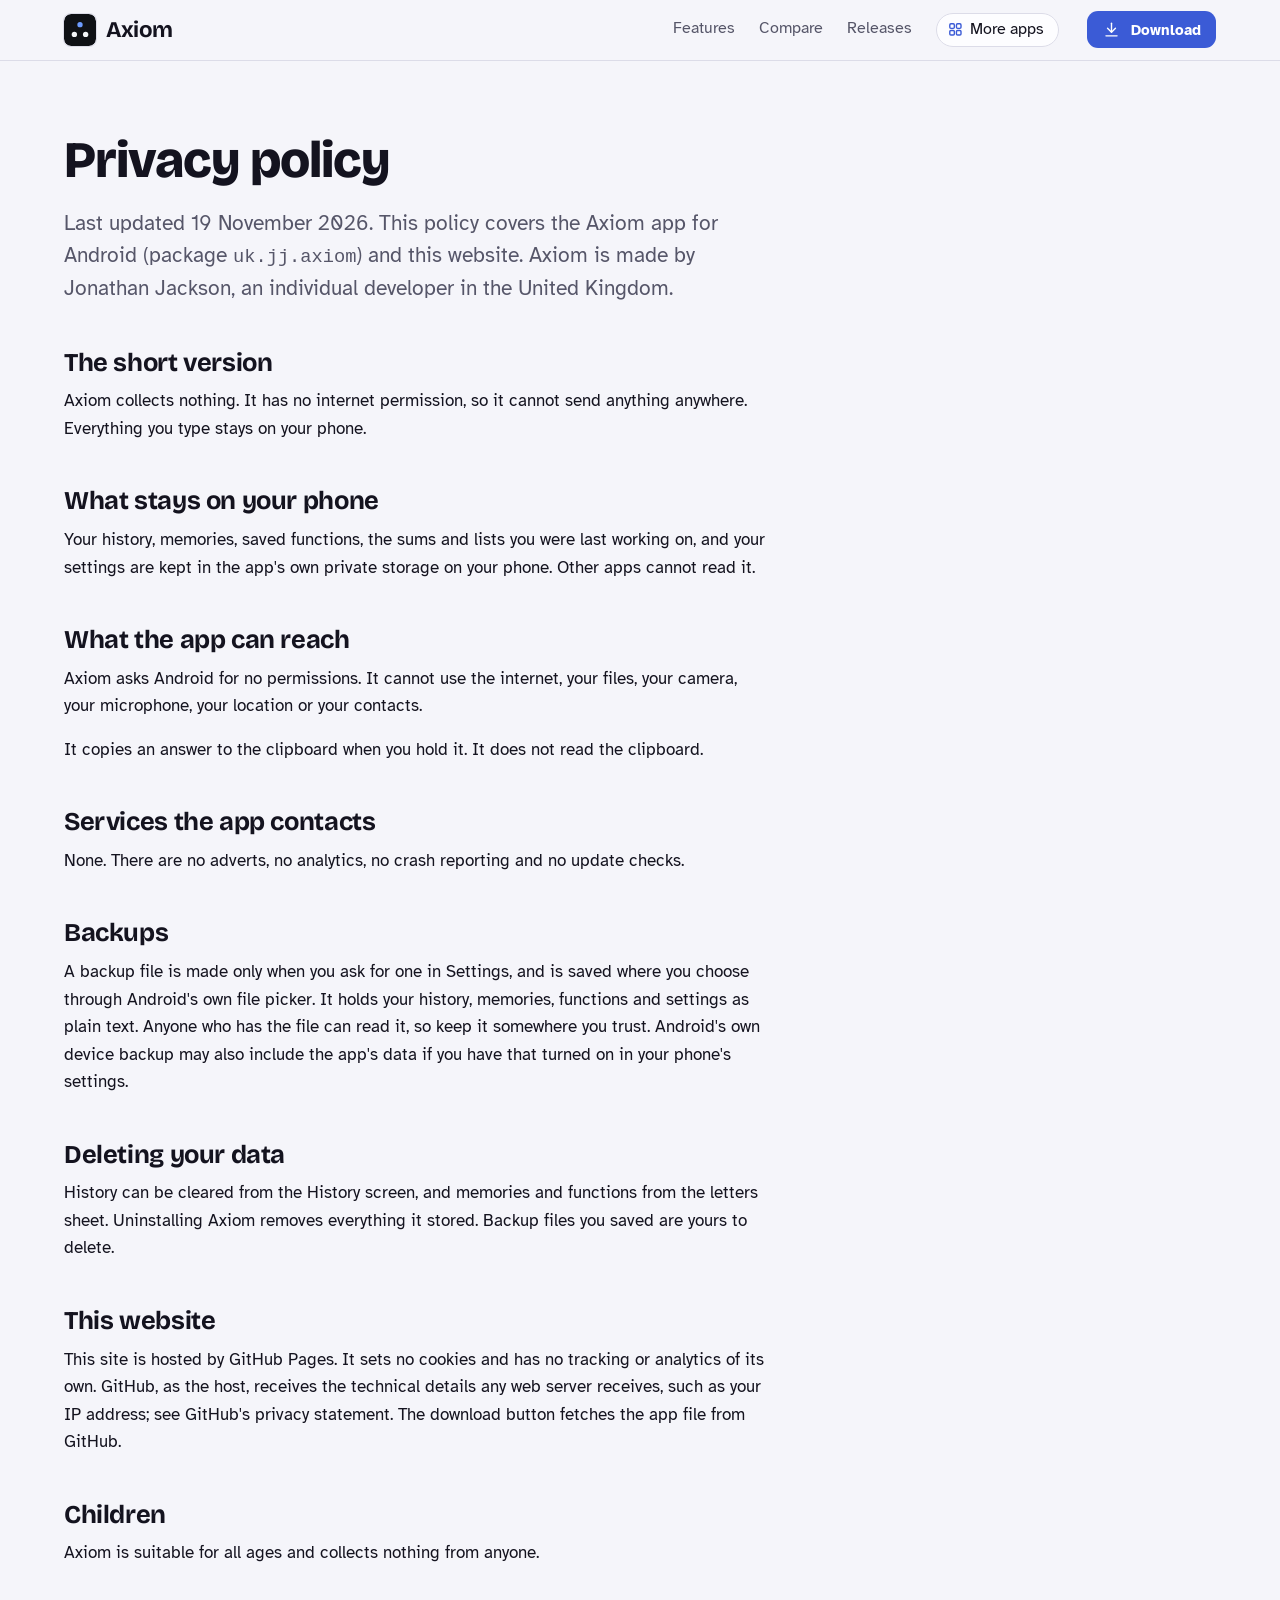
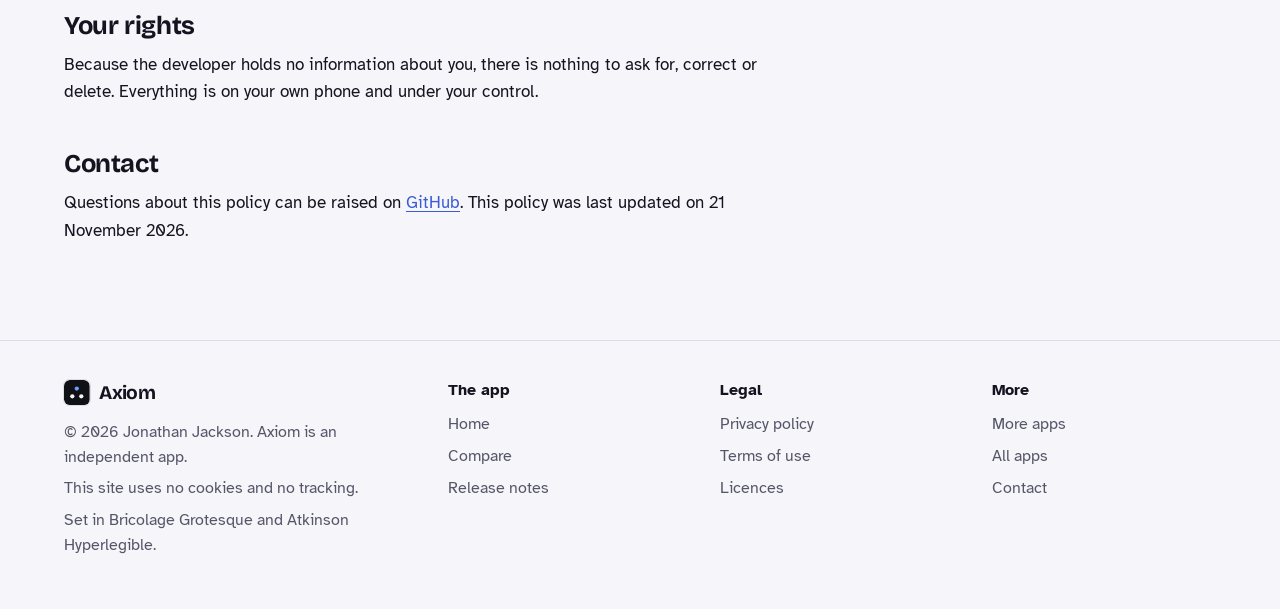
<file: docs/privacy.html>
<!DOCTYPE html>
<html lang="en-GB">
<head>
<meta charset="utf-8">
<meta name="viewport" content="width=device-width, initial-scale=1">
<title>Axiom privacy policy</title>
<meta name="description" content="What Axiom does with your information: in short, it stays on your phone.">
<meta name="author" content="Jonathan Jackson">
<link rel="canonical" href="https://customgpter.github.io/axiom/privacy.html">
<meta name="theme-color" content="#f5f5fa" media="(prefers-color-scheme: light)">
<meta name="theme-color" content="#0e1016" media="(prefers-color-scheme: dark)">
<meta property="og:type" content="website">
<meta property="og:site_name" content="Axiom">
<meta property="og:title" content="Axiom privacy policy">
<meta property="og:description" content="What Axiom does with your information: in short, it stays on your phone.">
<meta property="og:url" content="https://customgpter.github.io/axiom/privacy.html">
<meta property="og:image" content="https://customgpter.github.io/axiom/assets/og.png">
<meta property="og:image:width" content="1200">
<meta property="og:image:height" content="630">
<meta property="og:image:alt" content="Axiom&#x27;s calculator showing sin 15 degrees as an exact form and a decimal">
<meta property="og:locale" content="en_GB">
<meta name="twitter:card" content="summary_large_image">
<link rel="icon" href="./assets/favicon.svg" type="image/svg+xml">
<link rel="apple-touch-icon" href="./assets/apple-touch-icon.png">
<link rel="preload" href="./assets/fonts/bricolage-grotesque-latin.woff2" as="font" type="font/woff2" crossorigin>
<link rel="preload" href="./assets/fonts/atkinson-hyperlegible-latin-400-normal.woff2" as="font" type="font/woff2" crossorigin>
<link rel="stylesheet" href="./assets/site.css?v=1">
<link rel="stylesheet" href="./assets/house.css?v=1">
<link rel="stylesheet" href="./assets/apps-list.css?v=1">
<script src="./assets/apps-list.js?v=1" defer></script>
</head>
<body>
<a class="skip" href="#main">Skip to content</a>
<header class="masthead">
<div class="wrap">
<a class="brand" href="./" aria-label="Axiom home"><svg viewBox="0 0 108 108" aria-hidden="true"><rect width="108" height="108" rx="24" fill="#0f1115"/><circle cx="54" cy="36" r="9" fill="#6c9bff"/><circle cx="35" cy="69" r="9" fill="#f3f5f8"/><circle cx="73" cy="69" r="9" fill="#f3f5f8"/></svg><span>Axiom</span></a>
<nav aria-label="Main"><ul><li><a href="./#features">Features</a></li><li><a href="./compare.html">Compare</a></li><li><a href="./releases.html">Releases</a></li><li><a class="more-apps" href="./more-apps.html"><svg class="ico" viewBox="0 0 24 24" aria-hidden="true"><rect x="4" y="4" width="6.5" height="6.5" rx="1.6"/><rect x="13.5" y="4" width="6.5" height="6.5" rx="1.6"/><rect x="4" y="13.5" width="6.5" height="6.5" rx="1.6"/><rect x="13.5" y="13.5" width="6.5" height="6.5" rx="1.6"/></svg>More apps</a></li></ul></nav>
<a class="button small" href="https://github.com/CustomGPTer/axiom/releases/latest/download/Axiom.apk"><svg class="ico" viewBox="0 0 24 24" aria-hidden="true"><path d="M12 4v11"/><path d="M7 10.5l5 5 5-5"/><path d="M5 20h14"/></svg>Download</a>
</div>
</header>
<main id="main" class="doc">
<div class="wrap">
<div class="measure">
<h1>Privacy policy</h1>
<p class="lede">Last updated 19 November 2026. This policy covers the Axiom app for Android (package <code>uk.jj.axiom</code>) and this website. Axiom is made by Jonathan Jackson, an individual developer in the United Kingdom.</p>
<h2 id="short">The short version</h2><p>Axiom collects nothing. It has no internet permission, so it cannot send anything anywhere. Everything you type stays on your phone.</p><h2 id="phone">What stays on your phone</h2><p>Your history, memories, saved functions, the sums and lists you were last working on, and your settings are kept in the app's own private storage on your phone. Other apps cannot read it.</p><h2 id="reach">What the app can reach</h2><p>Axiom asks Android for no permissions. It cannot use the internet, your files, your camera, your microphone, your location or your contacts.</p><p>It copies an answer to the clipboard when you hold it. It does not read the clipboard.</p><h2 id="online">Services the app contacts</h2><p>None. There are no adverts, no analytics, no crash reporting and no update checks.</p><h2 id="backups">Backups</h2><p>A backup file is made only when you ask for one in Settings, and is saved where you choose through Android's own file picker. It holds your history, memories, functions and settings as plain text. Anyone who has the file can read it, so keep it somewhere you trust. Android's own device backup may also include the app's data if you have that turned on in your phone's settings.</p><h2 id="deleting">Deleting your data</h2><p>History can be cleared from the History screen, and memories and functions from the letters sheet. Uninstalling Axiom removes everything it stored. Backup files you saved are yours to delete.</p><h2 id="site">This website</h2><p>This site is hosted by GitHub Pages. It sets no cookies and has no tracking or analytics of its own. GitHub, as the host, receives the technical details any web server receives, such as your IP address; see GitHub's privacy statement. The download button fetches the app file from GitHub.</p><h2 id="children">Children</h2><p>Axiom is suitable for all ages and collects nothing from anyone.</p><h2 id="rights">Your rights</h2><p>Because the developer holds no information about you, there is nothing to ask for, correct or delete. Everything is on your own phone and under your control.</p>
<h2 id="contact">Contact</h2>
<p>Questions about this policy can be raised on <a href="https://github.com/CustomGPTer/axiom/issues">GitHub</a>. This policy was last updated on 21 November 2026.</p>
</div>
</div>
</main>
<footer class="colophon">
<div class="wrap">
<div>
<a class="brand" href="./" aria-label="Axiom home"><svg viewBox="0 0 108 108" aria-hidden="true"><rect width="108" height="108" rx="24" fill="#0f1115"/><circle cx="54" cy="36" r="9" fill="#6c9bff"/><circle cx="35" cy="69" r="9" fill="#f3f5f8"/><circle cx="73" cy="69" r="9" fill="#f3f5f8"/></svg><span>Axiom</span></a>
<p>&copy; 2026 Jonathan Jackson. Axiom is an independent app.</p>
<p>This site uses no cookies and no tracking.</p>
<p>Set in Bricolage Grotesque and Atkinson Hyperlegible.</p>
</div>
<nav aria-label="The app"><h2>The app</h2><ul>
<li><a href="./">Home</a></li>
<li><a href="./compare.html">Compare</a></li>
<li><a href="./releases.html">Release notes</a></li>

</ul></nav>
<nav aria-label="Legal"><h2>Legal</h2><ul>
<li><a href="./privacy.html">Privacy policy</a></li>
<li><a href="./terms.html">Terms of use</a></li>
<li><a href="./licences.html">Licences</a></li>
</ul></nav>
<nav aria-label="More"><h2>More</h2><ul>
<li><a href="./more-apps.html">More apps</a></li>
<li><a href="https://customgpter.github.io/">All apps</a></li>
<li><a href="https://github.com/CustomGPTer/axiom/issues">Contact</a></li>
</ul></nav>
</div>
</footer>
</body>
</html>
</file>
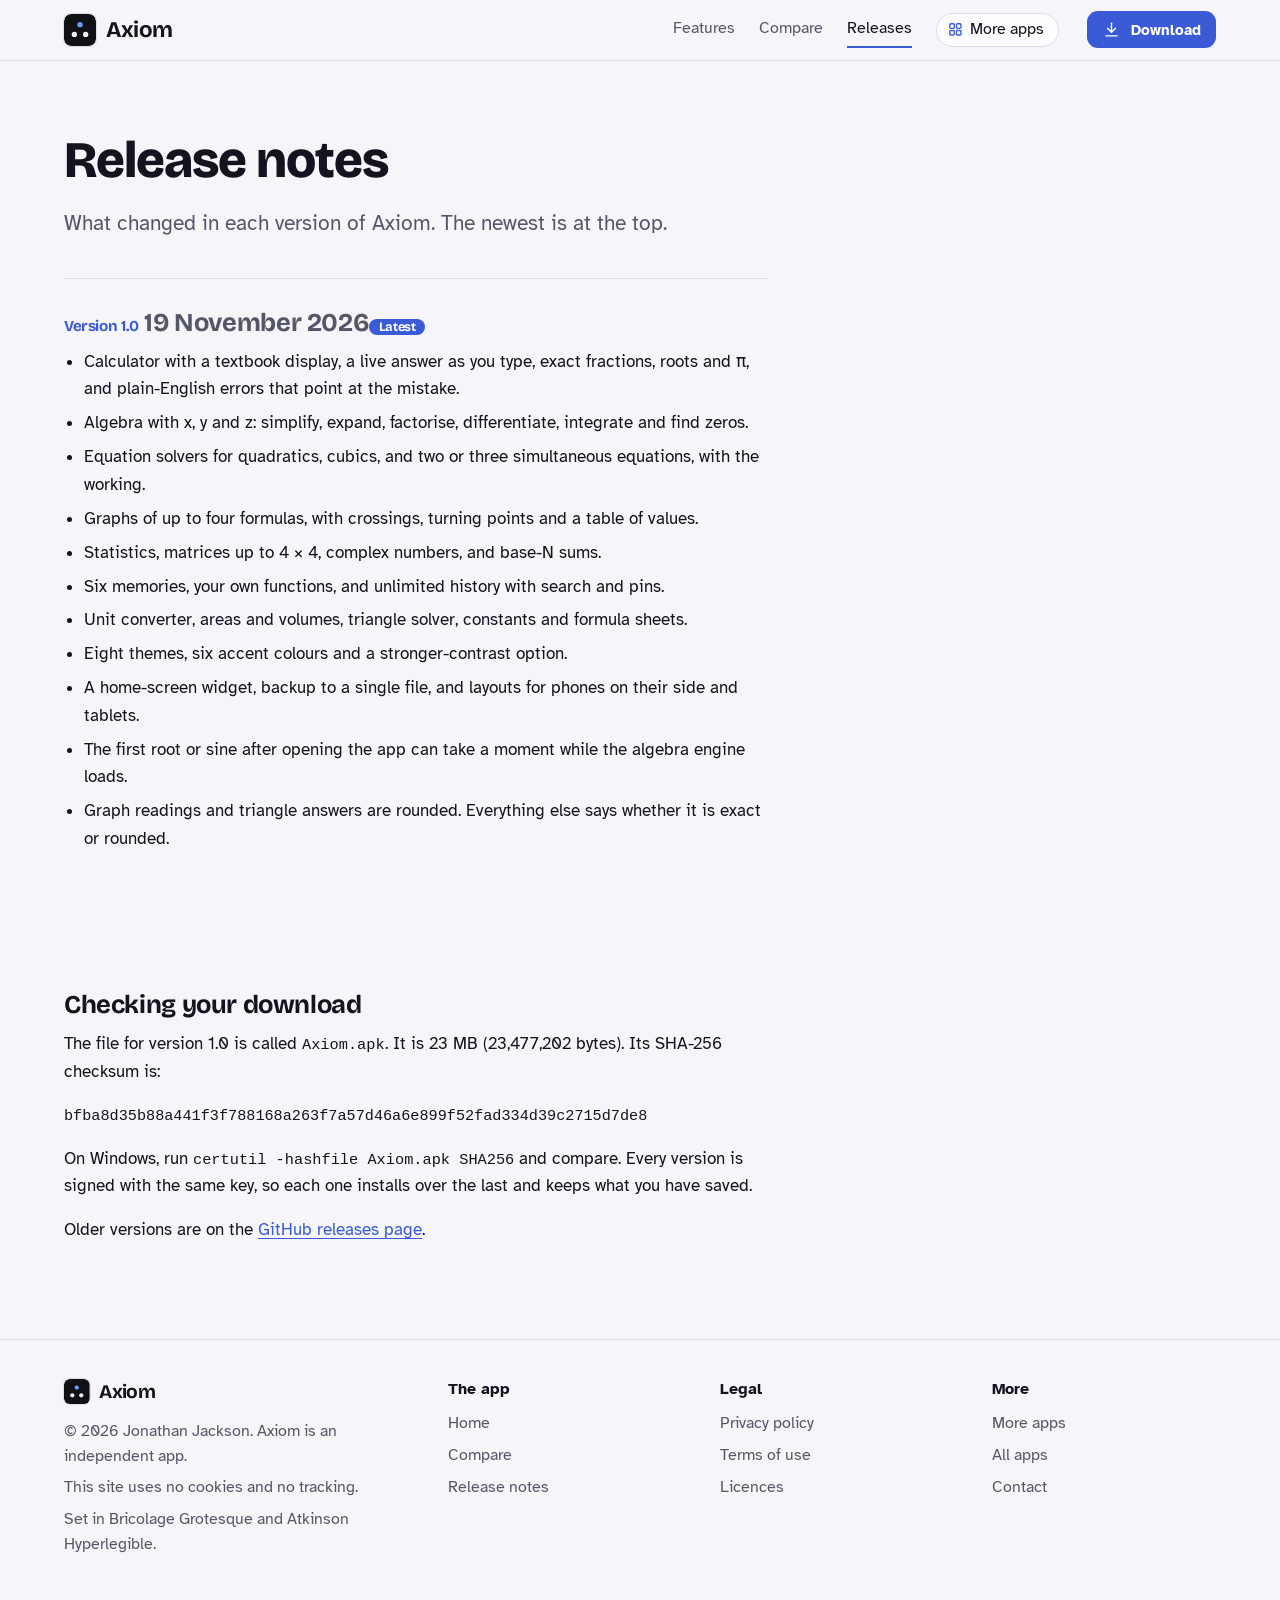
<file: docs/releases.html>
<!DOCTYPE html>
<html lang="en-GB">
<head>
<meta charset="utf-8">
<meta name="viewport" content="width=device-width, initial-scale=1">
<title>Axiom release notes</title>
<meta name="description" content="What changed in each version of Axiom, with the file size and checksum to check your download.">
<meta name="author" content="Jonathan Jackson">
<link rel="canonical" href="https://customgpter.github.io/axiom/releases.html">
<meta name="theme-color" content="#f5f5fa" media="(prefers-color-scheme: light)">
<meta name="theme-color" content="#0e1016" media="(prefers-color-scheme: dark)">
<meta property="og:type" content="website">
<meta property="og:site_name" content="Axiom">
<meta property="og:title" content="Axiom release notes">
<meta property="og:description" content="What changed in each version of Axiom, with the file size and checksum to check your download.">
<meta property="og:url" content="https://customgpter.github.io/axiom/releases.html">
<meta property="og:image" content="https://customgpter.github.io/axiom/assets/og.png">
<meta property="og:image:width" content="1200">
<meta property="og:image:height" content="630">
<meta property="og:image:alt" content="Axiom&#x27;s calculator showing sin 15 degrees as an exact form and a decimal">
<meta property="og:locale" content="en_GB">
<meta name="twitter:card" content="summary_large_image">
<link rel="icon" href="./assets/favicon.svg" type="image/svg+xml">
<link rel="apple-touch-icon" href="./assets/apple-touch-icon.png">
<link rel="preload" href="./assets/fonts/bricolage-grotesque-latin.woff2" as="font" type="font/woff2" crossorigin>
<link rel="preload" href="./assets/fonts/atkinson-hyperlegible-latin-400-normal.woff2" as="font" type="font/woff2" crossorigin>
<link rel="stylesheet" href="./assets/site.css?v=1">
<link rel="stylesheet" href="./assets/house.css?v=1">
<link rel="stylesheet" href="./assets/apps-list.css?v=1">
<script src="./assets/apps-list.js?v=1" defer></script>
</head>
<body>
<a class="skip" href="#main">Skip to content</a>
<header class="masthead">
<div class="wrap">
<a class="brand" href="./" aria-label="Axiom home"><svg viewBox="0 0 108 108" aria-hidden="true"><rect width="108" height="108" rx="24" fill="#0f1115"/><circle cx="54" cy="36" r="9" fill="#6c9bff"/><circle cx="35" cy="69" r="9" fill="#f3f5f8"/><circle cx="73" cy="69" r="9" fill="#f3f5f8"/></svg><span>Axiom</span></a>
<nav aria-label="Main"><ul><li><a href="./#features">Features</a></li><li><a href="./compare.html">Compare</a></li><li><a href="./releases.html" aria-current="page">Releases</a></li><li><a class="more-apps" href="./more-apps.html"><svg class="ico" viewBox="0 0 24 24" aria-hidden="true"><rect x="4" y="4" width="6.5" height="6.5" rx="1.6"/><rect x="13.5" y="4" width="6.5" height="6.5" rx="1.6"/><rect x="4" y="13.5" width="6.5" height="6.5" rx="1.6"/><rect x="13.5" y="13.5" width="6.5" height="6.5" rx="1.6"/></svg>More apps</a></li></ul></nav>
<a class="button small" href="https://github.com/CustomGPTer/axiom/releases/latest/download/Axiom.apk"><svg class="ico" viewBox="0 0 24 24" aria-hidden="true"><path d="M12 4v11"/><path d="M7 10.5l5 5 5-5"/><path d="M5 20h14"/></svg>Download</a>
</div>
</header>
<main id="main" class="doc">
<div class="wrap">
<div class="measure">
<h1>Release notes</h1>
<p class="lede">What changed in each version of Axiom. The newest is at the top.</p>
<section class="release" id="v1.0"><h2><span class="ver">Version 1.0</span> <span class="when">19 November 2026</span><span class="tag">Latest</span></h2><ul><li>Calculator with a textbook display, a live answer as you type, exact fractions, roots and π, and plain-English errors that point at the mistake.</li><li>Algebra with x, y and z: simplify, expand, factorise, differentiate, integrate and find zeros.</li><li>Equation solvers for quadratics, cubics, and two or three simultaneous equations, with the working.</li><li>Graphs of up to four formulas, with crossings, turning points and a table of values.</li><li>Statistics, matrices up to 4 × 4, complex numbers, and base-N sums.</li><li>Six memories, your own functions, and unlimited history with search and pins.</li><li>Unit converter, areas and volumes, triangle solver, constants and formula sheets.</li><li>Eight themes, six accent colours and a stronger-contrast option.</li><li>A home-screen widget, backup to a single file, and layouts for phones on their side and tablets.</li><li>The first root or sine after opening the app can take a moment while the algebra engine loads.</li><li>Graph readings and triangle answers are rounded. Everything else says whether it is exact or rounded.</li></ul></section>
<h2 id="checking">Checking your download</h2>
<p>The file for version 1.0 is called <code>Axiom.apk</code>. It is 23 MB (23,477,202 bytes). Its SHA-256 checksum is:</p>
<p><code class="sum">bfba8d35b88a441f3f788168a263f7a57d46a6e899f52fad334d39c2715d7de8</code></p>
<p>On Windows, run <code>certutil -hashfile Axiom.apk SHA256</code> and compare. Every version is signed with the same key, so each one installs over the last and keeps what you have saved.</p>
<p>Older versions are on the <a href="https://github.com/CustomGPTer/axiom/releases">GitHub releases page</a>.</p>
</div>
</div>
</main>
<footer class="colophon">
<div class="wrap">
<div>
<a class="brand" href="./" aria-label="Axiom home"><svg viewBox="0 0 108 108" aria-hidden="true"><rect width="108" height="108" rx="24" fill="#0f1115"/><circle cx="54" cy="36" r="9" fill="#6c9bff"/><circle cx="35" cy="69" r="9" fill="#f3f5f8"/><circle cx="73" cy="69" r="9" fill="#f3f5f8"/></svg><span>Axiom</span></a>
<p>&copy; 2026 Jonathan Jackson. Axiom is an independent app.</p>
<p>This site uses no cookies and no tracking.</p>
<p>Set in Bricolage Grotesque and Atkinson Hyperlegible.</p>
</div>
<nav aria-label="The app"><h2>The app</h2><ul>
<li><a href="./">Home</a></li>
<li><a href="./compare.html">Compare</a></li>
<li><a href="./releases.html">Release notes</a></li>

</ul></nav>
<nav aria-label="Legal"><h2>Legal</h2><ul>
<li><a href="./privacy.html">Privacy policy</a></li>
<li><a href="./terms.html">Terms of use</a></li>
<li><a href="./licences.html">Licences</a></li>
</ul></nav>
<nav aria-label="More"><h2>More</h2><ul>
<li><a href="./more-apps.html">More apps</a></li>
<li><a href="https://customgpter.github.io/">All apps</a></li>
<li><a href="https://github.com/CustomGPTer/axiom/issues">Contact</a></li>
</ul></nav>
</div>
</footer>
</body>
</html>
</file>
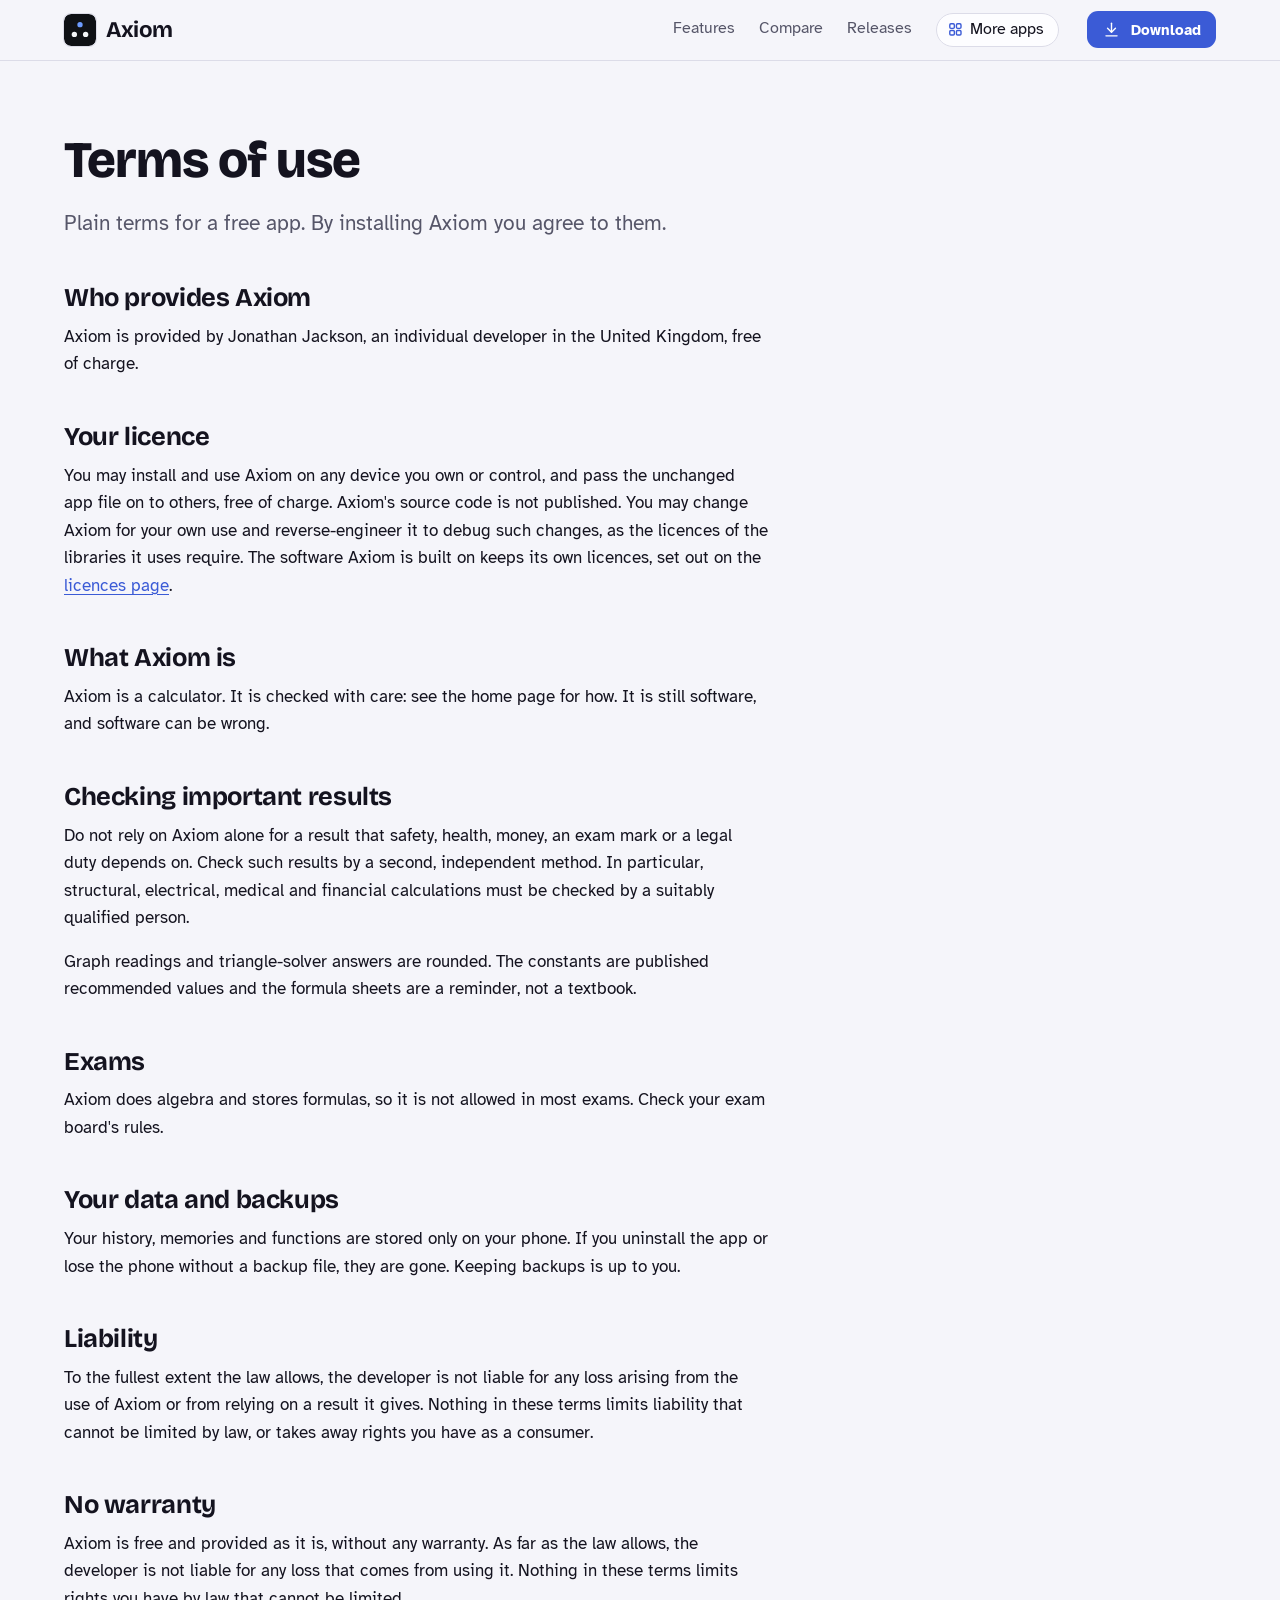
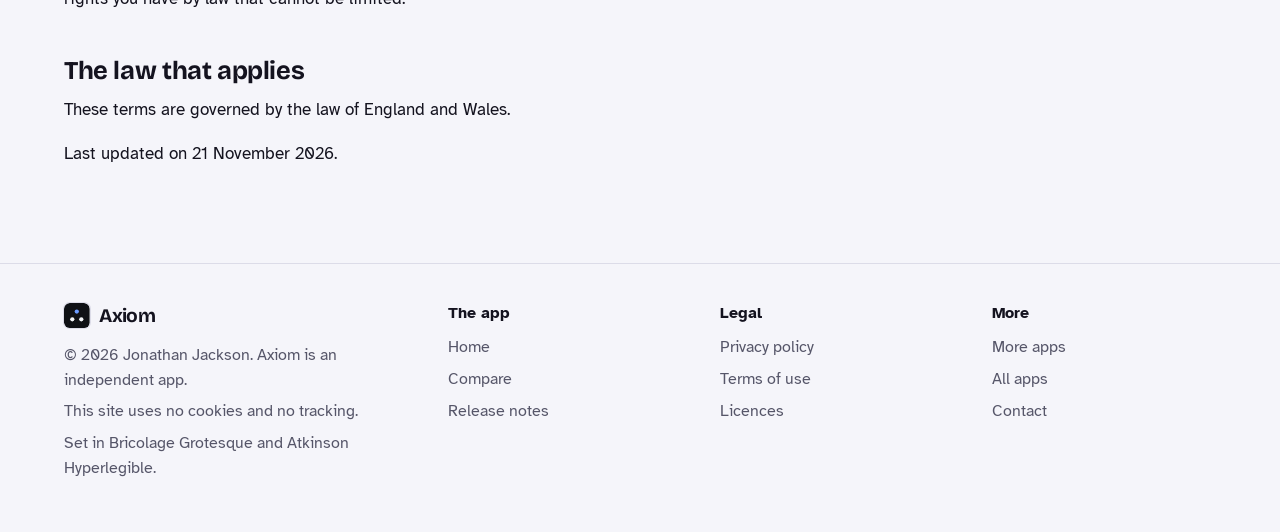
<file: docs/terms.html>
<!DOCTYPE html>
<html lang="en-GB">
<head>
<meta charset="utf-8">
<meta name="viewport" content="width=device-width, initial-scale=1">
<title>Axiom terms of use</title>
<meta name="description" content="The terms for using Axiom.">
<meta name="author" content="Jonathan Jackson">
<link rel="canonical" href="https://customgpter.github.io/axiom/terms.html">
<meta name="theme-color" content="#f5f5fa" media="(prefers-color-scheme: light)">
<meta name="theme-color" content="#0e1016" media="(prefers-color-scheme: dark)">
<meta property="og:type" content="website">
<meta property="og:site_name" content="Axiom">
<meta property="og:title" content="Axiom terms of use">
<meta property="og:description" content="The terms for using Axiom.">
<meta property="og:url" content="https://customgpter.github.io/axiom/terms.html">
<meta property="og:image" content="https://customgpter.github.io/axiom/assets/og.png">
<meta property="og:image:width" content="1200">
<meta property="og:image:height" content="630">
<meta property="og:image:alt" content="Axiom&#x27;s calculator showing sin 15 degrees as an exact form and a decimal">
<meta property="og:locale" content="en_GB">
<meta name="twitter:card" content="summary_large_image">
<link rel="icon" href="./assets/favicon.svg" type="image/svg+xml">
<link rel="apple-touch-icon" href="./assets/apple-touch-icon.png">
<link rel="preload" href="./assets/fonts/bricolage-grotesque-latin.woff2" as="font" type="font/woff2" crossorigin>
<link rel="preload" href="./assets/fonts/atkinson-hyperlegible-latin-400-normal.woff2" as="font" type="font/woff2" crossorigin>
<link rel="stylesheet" href="./assets/site.css?v=1">
<link rel="stylesheet" href="./assets/house.css?v=1">
<link rel="stylesheet" href="./assets/apps-list.css?v=1">
<script src="./assets/apps-list.js?v=1" defer></script>
</head>
<body>
<a class="skip" href="#main">Skip to content</a>
<header class="masthead">
<div class="wrap">
<a class="brand" href="./" aria-label="Axiom home"><svg viewBox="0 0 108 108" aria-hidden="true"><rect width="108" height="108" rx="24" fill="#0f1115"/><circle cx="54" cy="36" r="9" fill="#6c9bff"/><circle cx="35" cy="69" r="9" fill="#f3f5f8"/><circle cx="73" cy="69" r="9" fill="#f3f5f8"/></svg><span>Axiom</span></a>
<nav aria-label="Main"><ul><li><a href="./#features">Features</a></li><li><a href="./compare.html">Compare</a></li><li><a href="./releases.html">Releases</a></li><li><a class="more-apps" href="./more-apps.html"><svg class="ico" viewBox="0 0 24 24" aria-hidden="true"><rect x="4" y="4" width="6.5" height="6.5" rx="1.6"/><rect x="13.5" y="4" width="6.5" height="6.5" rx="1.6"/><rect x="4" y="13.5" width="6.5" height="6.5" rx="1.6"/><rect x="13.5" y="13.5" width="6.5" height="6.5" rx="1.6"/></svg>More apps</a></li></ul></nav>
<a class="button small" href="https://github.com/CustomGPTer/axiom/releases/latest/download/Axiom.apk"><svg class="ico" viewBox="0 0 24 24" aria-hidden="true"><path d="M12 4v11"/><path d="M7 10.5l5 5 5-5"/><path d="M5 20h14"/></svg>Download</a>
</div>
</header>
<main id="main" class="doc">
<div class="wrap">
<div class="measure">
<h1>Terms of use</h1>
<p class="lede">Plain terms for a free app. By installing Axiom you agree to them.</p>
<h2 id="who">Who provides Axiom</h2><p>Axiom is provided by Jonathan Jackson, an individual developer in the United Kingdom, free of charge.</p><h2 id="licence">Your licence</h2><p>You may install and use Axiom on any device you own or control, and pass the unchanged app file on to others, free of charge. Axiom's source code is not published. You may change Axiom for your own use and reverse-engineer it to debug such changes, as the licences of the libraries it uses require. The software Axiom is built on keeps its own licences, set out on the <a href="licences.html">licences page</a>.</p><h2 id="what">What Axiom is</h2><p>Axiom is a calculator. It is checked with care: see the home page for how. It is still software, and software can be wrong.</p><h2 id="checking">Checking important results</h2><p>Do not rely on Axiom alone for a result that safety, health, money, an exam mark or a legal duty depends on. Check such results by a second, independent method. In particular, structural, electrical, medical and financial calculations must be checked by a suitably qualified person.</p><p>Graph readings and triangle-solver answers are rounded. The constants are published recommended values and the formula sheets are a reminder, not a textbook.</p><h2 id="exams">Exams</h2><p>Axiom does algebra and stores formulas, so it is not allowed in most exams. Check your exam board's rules.</p><h2 id="data">Your data and backups</h2><p>Your history, memories and functions are stored only on your phone. If you uninstall the app or lose the phone without a backup file, they are gone. Keeping backups is up to you.</p><h2 id="liability">Liability</h2><p>To the fullest extent the law allows, the developer is not liable for any loss arising from the use of Axiom or from relying on a result it gives. Nothing in these terms limits liability that cannot be limited by law, or takes away rights you have as a consumer.</p>
<h2 id="no-warranty">No warranty</h2>
<p>Axiom is free and provided as it is, without any warranty. As far as the law allows, the developer is not liable for any loss that comes from using it. Nothing in these terms limits rights you have by law that cannot be limited.</p>
<h2 id="governing">The law that applies</h2>
<p>These terms are governed by the law of England and Wales.</p>
<p>Last updated on 21 November 2026.</p>
</div>
</div>
</main>
<footer class="colophon">
<div class="wrap">
<div>
<a class="brand" href="./" aria-label="Axiom home"><svg viewBox="0 0 108 108" aria-hidden="true"><rect width="108" height="108" rx="24" fill="#0f1115"/><circle cx="54" cy="36" r="9" fill="#6c9bff"/><circle cx="35" cy="69" r="9" fill="#f3f5f8"/><circle cx="73" cy="69" r="9" fill="#f3f5f8"/></svg><span>Axiom</span></a>
<p>&copy; 2026 Jonathan Jackson. Axiom is an independent app.</p>
<p>This site uses no cookies and no tracking.</p>
<p>Set in Bricolage Grotesque and Atkinson Hyperlegible.</p>
</div>
<nav aria-label="The app"><h2>The app</h2><ul>
<li><a href="./">Home</a></li>
<li><a href="./compare.html">Compare</a></li>
<li><a href="./releases.html">Release notes</a></li>

</ul></nav>
<nav aria-label="Legal"><h2>Legal</h2><ul>
<li><a href="./privacy.html">Privacy policy</a></li>
<li><a href="./terms.html">Terms of use</a></li>
<li><a href="./licences.html">Licences</a></li>
</ul></nav>
<nav aria-label="More"><h2>More</h2><ul>
<li><a href="./more-apps.html">More apps</a></li>
<li><a href="https://customgpter.github.io/">All apps</a></li>
<li><a href="https://github.com/CustomGPTer/axiom/issues">Contact</a></li>
</ul></nav>
</div>
</footer>
</body>
</html>
</file>
<file: docs/assets/site.css>
@font-face{font-family:"Bricolage Grotesque";src:url("fonts/bricolage-grotesque-latin.woff2") format("woff2");font-weight:200 800;font-style:normal;font-display:swap}
@font-face{font-family:"Atkinson Hyperlegible";src:url("fonts/atkinson-hyperlegible-latin-400-normal.woff2") format("woff2");font-weight:400;font-style:normal;font-display:swap}
@font-face{font-family:"Atkinson Hyperlegible";src:url("fonts/atkinson-hyperlegible-latin-700-normal.woff2") format("woff2");font-weight:700;font-style:normal;font-display:swap}

/* Daylight page, night-time camera. The lamp colour is kept for the one thing to press and for what the camera has seen. */
:root{
  --page:#f2f5f9; --panel:#ffffff; --raised:#e8edf3; --ink:#0d1a2b; --soft:#465468; --rule:#d2dae4;
  --accent:#0a6a55; --accent-ink:#ffffff; --warn:#8a5200; --rec:#d3302f;
  --lamp:#ffb347; --lamp-ink:#231400; --lamp-text:#8a5200;
  --night:#09111e; --night-2:#111d30; --night-3:#1a2a43; --night-ink:#eaf0f8; --night-soft:#9fb0c7; --night-rule:#24364f; --iris:#55d6ab;
  --display:"Bricolage Grotesque","Atkinson Hyperlegible",system-ui,sans-serif;
  --sans:"Atkinson Hyperlegible",system-ui,-apple-system,"Segoe UI",Roboto,sans-serif;
  --mono:ui-monospace,SFMono-Regular,Menlo,Consolas,"Liberation Mono",monospace;
  color-scheme:light dark;
}
@media (prefers-color-scheme:dark){
  :root{--page:#0a111b; --panel:#111a27; --raised:#182434; --ink:#e9eef5; --soft:#a0aec0; --rule:#243247;
    --accent:#55d6ab; --accent-ink:#00281d; --warn:#ffb347; --rec:#ff6163; --lamp-text:#ffb347}
}

*,*::before,*::after{box-sizing:border-box}
html{-webkit-text-size-adjust:100%;scroll-behavior:smooth;scroll-padding-top:5.5rem}
@media (prefers-reduced-motion:reduce){html{scroll-behavior:auto}}
body{margin:0;background:var(--page);color:var(--ink);font:400 1.0625rem/1.62 var(--sans);text-rendering:optimizeLegibility;-webkit-font-smoothing:antialiased}
img,svg{max-width:100%;display:block}
a{color:var(--accent);text-decoration-thickness:.07em;text-underline-offset:.2em}
a:hover{text-decoration-thickness:.13em}
:focus-visible{outline:3px solid var(--lamp);outline-offset:3px;border-radius:6px}
code{font:.9em/1 var(--mono);overflow-wrap:anywhere}
h1,h2,h3{font-family:var(--display);font-weight:700;letter-spacing:-.015em;line-height:1.08;margin:0;text-wrap:balance}
p{margin:0 0 1rem}
.skip{position:absolute;left:-999px;top:0;background:var(--ink);color:var(--page);padding:.6rem 1rem;z-index:30;border-radius:0 0 8px 0}
.skip:focus{left:0}
.sr{position:absolute;width:1px;height:1px;overflow:hidden;clip-path:inset(50%);white-space:nowrap}
.wrap{width:min(72rem,100% - 2.5rem);margin-inline:auto}
.measure{max-width:44rem}
.ico{width:1.25em;height:1.25em;flex:none;fill:none;stroke:currentColor;stroke-width:1.75;stroke-linecap:round;stroke-linejoin:round}

/* ---------- masthead */
.masthead{position:sticky;top:0;z-index:20;background:color-mix(in srgb,var(--page) 88%,transparent);-webkit-backdrop-filter:blur(14px) saturate(1.3);backdrop-filter:blur(14px) saturate(1.3);border-bottom:1px solid var(--rule)}
.masthead .wrap{display:flex;flex-wrap:wrap;align-items:center;gap:.35rem 1.75rem;padding-block:.7rem}
.brand{display:inline-flex;align-items:center;gap:.6rem;font:700 1.4rem/1 var(--display);letter-spacing:-.03em;color:var(--ink);text-decoration:none;margin-right:auto}
.brand svg{width:2rem;height:2rem;flex:none;border-radius:.5rem;box-shadow:0 0 0 1px var(--rule)}
.masthead nav ul{display:flex;flex-wrap:wrap;align-items:center;gap:.15rem 1.5rem;list-style:none;margin:0;padding:0;font-size:1rem;line-height:1.3}
.masthead nav a{display:inline-flex;align-items:center;gap:.4rem;color:var(--soft);text-decoration:none;padding-block:.45rem;border-bottom:2px solid transparent}
.masthead nav a:hover{color:var(--ink)}
.masthead nav a[aria-current="page"]{color:var(--ink);border-bottom-color:var(--lamp)}
.masthead nav a.more-apps{color:var(--ink);border:1px solid var(--rule);border-radius:999px;padding:.34rem .85rem .34rem .65rem;background:var(--panel)}
.masthead nav a.more-apps .ico{width:1.05em;height:1.05em;color:var(--accent);stroke-width:2}
.masthead nav a.more-apps:hover,.masthead nav a.more-apps[aria-current="page"]{border-color:var(--accent)}
.button{display:inline-flex;align-items:center;gap:.6rem;background:var(--lamp);color:var(--lamp-ink);font:700 1.08rem/1.2 var(--sans);text-decoration:none;padding:.95rem 1.5rem;border-radius:14px;box-shadow:0 1px 0 rgba(255,255,255,.45) inset,0 12px 24px -14px rgba(138,82,0,.9)}
.button:hover{background:#ffc56e}
.button:active{transform:translateY(1px)}
.button.small{font-size:.95rem;padding:.55rem .95rem;border-radius:11px;box-shadow:none}
.button.quiet{background:none;box-shadow:none;border:1px solid var(--rule);color:var(--ink)}
.button.quiet:hover{border-color:var(--ink);background:none}
@media (max-width:52rem){
  .masthead nav{order:3;flex:1 0 100%}
  .masthead nav ul{gap:.1rem .85rem;font-size:.95rem}
  .masthead nav .wide{display:none}
}
@media (max-width:24rem){.masthead nav a.more-apps .ico{display:none}.masthead nav a.more-apps{padding-inline:.7rem}}

/* ---------- hero */
.hero{padding-block:clamp(2.2rem,6vw,4.75rem) clamp(2.5rem,6vw,4.5rem);overflow:hidden}
.hero-grid{display:grid;gap:clamp(2.25rem,5vw,4rem);align-items:center}
@media (min-width:62rem){.hero-grid{grid-template-columns:minmax(0,11fr) minmax(0,10fr)}}
.hero h1{font-size:clamp(2.6rem,6vw,4.25rem);font-weight:800;line-height:1;letter-spacing:-.022em;margin-bottom:1.5rem}
.lede{font-size:clamp(1.14rem,2vw,1.3rem);line-height:1.55;color:var(--soft);margin:0 0 1rem;max-width:34rem}
.get{display:flex;flex-wrap:wrap;align-items:center;gap:.9rem 1.5rem;margin:1.8rem 0 1.1rem}
.get .aside{font-weight:700;color:var(--ink)}
.facts{font-size:.98rem;line-height:1.5;color:var(--soft);margin:0 0 .5rem;max-width:36rem}
.pills{display:flex;flex-wrap:wrap;gap:.45rem;list-style:none;margin:0 0 1rem;padding:0;font-size:.95rem}
.pills li{border:1px solid var(--rule);border-radius:999px;padding:.22rem .8rem;background:var(--panel);color:var(--soft)}

/* the monitor: the camera's view, the day beneath it, and the alert it sends */
.monitor{position:relative;max-width:36rem;margin-inline:auto;width:100%;padding-bottom:3.1rem}
@media (min-width:62rem){.monitor{margin-inline:auto 0}}
.screen{position:relative;background:var(--night);border-radius:22px;padding:.6rem;box-shadow:0 0 0 1px var(--night-rule),0 30px 60px -30px rgba(9,17,30,.75)}
.cam{position:relative;border-radius:15px;overflow:hidden;aspect-ratio:16/10;background:#0b1626}
.cam svg{width:100%;height:100%}
.cam text{font:700 15px var(--sans);fill:#231400}
.hud{position:absolute;display:inline-flex;align-items:center;gap:.4rem;font:700 .76rem/1 var(--sans);color:var(--night-ink);background:rgba(6,12,22,.62);border-radius:999px;padding:.38rem .65rem;letter-spacing:.01em}
.hud i{width:.5rem;height:.5rem;border-radius:50%;background:var(--iris)}
.hud.watching{left:.7rem;top:.7rem}
.hud.rec{right:.7rem;top:.7rem}
.hud.rec i{background:#ff5a5c}
.hud.stamp{left:.7rem;bottom:.7rem;font:400 .74rem/1 var(--mono);border-radius:6px;color:#d5deea}
.hud.place{right:.7rem;bottom:.7rem;border-radius:6px;font-weight:400;color:#d5deea}
.day{padding:.85rem .55rem 2rem;color:var(--night-soft);font-size:.8rem;line-height:1.2}
.day-head{display:flex;justify-content:space-between;margin-bottom:.6rem}
.day-head b{color:var(--night-ink)}
.track{position:relative;height:1.5rem;border-radius:7px;background:repeating-linear-gradient(90deg,var(--night-3) 0 1px,transparent 1px calc(100% / 24)),var(--night-2);box-shadow:inset 0 0 0 1px var(--night-rule)}
.ev{position:absolute;top:3px;bottom:3px;width:max(5px,1.1%);border-radius:3px;background:var(--iris);left:var(--at)}
.ev.seen{background:var(--lamp)}
.now{position:absolute;top:-4px;bottom:-4px;left:var(--at);width:2px;background:var(--night-ink);border-radius:2px}
.hours{display:flex;justify-content:space-between;margin-top:.4rem;font-size:.72rem}
.alert{position:absolute;right:-.4rem;bottom:0;display:flex;align-items:center;gap:.75rem;width:min(19rem,88%);background:var(--panel);color:var(--ink);border:1px solid var(--rule);border-radius:16px;padding:.65rem .8rem;box-shadow:0 18px 36px -18px rgba(9,17,30,.55)}
.alert .thumb{flex:none;width:3.1rem;height:3.1rem;border-radius:10px;background:linear-gradient(160deg,#16263d,#0b1626);position:relative;overflow:hidden}
.alert .thumb::before{content:"";position:absolute;left:50%;bottom:0;width:38%;height:62%;translate:-50% 0;border-radius:40% 40% 0 0;background:#6f86a6}
.alert .thumb::after{content:"";position:absolute;left:50%;top:14%;width:26%;aspect-ratio:1;translate:-50% 0;border-radius:50%;background:#8ea4c2}
.alert b{display:block;font-size:.98rem;line-height:1.25}
.alert span{display:block;font-size:.86rem;color:var(--soft);line-height:1.3}
.alert .dot{flex:none;width:.6rem;height:.6rem;border-radius:50%;background:var(--lamp);margin-left:auto;box-shadow:0 0 0 4px color-mix(in srgb,var(--lamp) 25%,transparent)}
@media (max-width:26rem){.alert{right:0}}
@media (prefers-reduced-motion:no-preference){
  .cam .spill{animation:vg-in .9s ease-out .25s both}
  .cam .who{animation:vg-step .9s cubic-bezier(.2,.8,.25,1) .9s both}
  .cam .mark{animation:vg-lock .45s cubic-bezier(.3,1.4,.5,1) 1.7s both;transform-box:fill-box;transform-origin:center}
  .hud.rec{animation:vg-in .3s ease-out 2.05s both}
  .hud.rec i{animation:vg-blink 1.2s steps(2,jump-none) 2.3s 4}
  .ev.seen,.now{animation:vg-pop .4s cubic-bezier(.3,1.5,.5,1) 2.4s both}
  .alert{animation:vg-rise .6s cubic-bezier(.2,.8,.25,1) 2.9s both}
  @keyframes vg-in{from{opacity:0}to{opacity:1}}
  @keyframes vg-step{from{opacity:0;transform:translateX(18px)}to{opacity:1;transform:none}}
  @keyframes vg-lock{from{opacity:0;transform:scale(1.12)}to{opacity:1;transform:none}}
  @keyframes vg-blink{from{opacity:1}to{opacity:.25}}
  @keyframes vg-pop{from{opacity:0;transform:scaleY(.2)}to{opacity:1;transform:none}}
  @keyframes vg-rise{from{opacity:0;transform:translateY(14px)}to{opacity:1;transform:none}}
}

/* ---------- sections */
section{padding-block:clamp(3rem,7vw,5.5rem)}
section + section{border-top:1px solid var(--rule)}
h2{font-size:clamp(1.8rem,3.6vw,2.6rem);margin-bottom:.9rem}
h3{font:700 1.1rem/1.3 var(--sans);letter-spacing:0;margin:0 0 .3rem}
.intro{color:var(--soft);max-width:40rem;margin-bottom:2.2rem;font-size:1.1rem}

.promises{padding-block:0;border-block:1px solid var(--rule);background:var(--panel)}
.promises ul{list-style:none;margin:0;padding:0;display:grid;grid-template-columns:repeat(auto-fit,minmax(min(100%,14rem),1fr))}
.promises li{display:flex;gap:.8rem;align-items:flex-start;padding:1.4rem 1.5rem 1.4rem 0}
.promises .ico{width:1.6rem;height:1.6rem;color:var(--accent);margin-top:.1rem}
.promises b{display:block;line-height:1.3}
.promises span{color:var(--soft);font-size:.96rem;line-height:1.45;display:block}
.hero + .promises{border-top:1px solid var(--rule)}

.steps{list-style:none;counter-reset:s;margin:0;padding:0;display:grid;gap:1.25rem}
@media (min-width:52rem){.steps{grid-template-columns:repeat(3,minmax(0,1fr))}}
.steps li{counter-increment:s;background:var(--panel);border:1px solid var(--rule);border-radius:18px;padding:1.4rem 1.4rem 1.5rem}
.steps li::before{content:counter(s);display:grid;place-items:center;width:2rem;height:2rem;border-radius:50%;background:var(--ink);color:var(--page);font:700 1rem/1 var(--display);margin-bottom:1rem}
.steps p{margin:0;color:var(--soft)}

.notices{display:grid;gap:1.25rem}
@media (min-width:52rem){.notices{grid-template-columns:repeat(2,minmax(0,1fr))}}
.sense{background:var(--night);color:var(--night-ink);border-radius:20px;padding:1.5rem 1.5rem 1.6rem;box-shadow:0 0 0 1px var(--night-rule)}
.sense h3{font:700 1.35rem/1.2 var(--display);letter-spacing:-.02em;margin-bottom:.35rem}
.sense p{color:var(--night-soft);margin-bottom:1.1rem}
.chips{display:flex;flex-wrap:wrap;gap:.5rem;list-style:none;margin:0;padding:0}
.chips li{display:inline-flex;align-items:center;gap:.45rem;border:1px solid var(--night-rule);background:var(--night-2);border-radius:10px;padding:.42rem .75rem .42rem .6rem;font-size:.98rem;line-height:1.2}
.chips .ico{color:var(--lamp)}

.groups{display:grid;gap:0}
.group{display:grid;gap:.4rem 3rem;padding-block:1.6rem;border-top:1px solid var(--rule)}
.group:last-child{border-bottom:1px solid var(--rule)}
@media (min-width:56rem){.group{grid-template-columns:13rem minmax(0,1fr)}}
.group > h3{font:700 1.3rem/1.2 var(--display);letter-spacing:-.02em;color:var(--ink)}
.group dl{margin:0;display:grid;gap:1.1rem 2.5rem}
@media (min-width:40rem){.group dl{grid-template-columns:repeat(2,minmax(0,1fr))}}
.group dt{font-weight:700;line-height:1.35}
.group dd{margin:.2rem 0 0;color:var(--soft)}

.setups{display:grid;gap:1.25rem}
@media (min-width:52rem){.setups{grid-template-columns:repeat(2,minmax(0,1fr))}}
.setup{background:var(--panel);border:1px solid var(--rule);border-radius:20px;padding:1.5rem}
.setup h3{font:700 1.35rem/1.2 var(--display);letter-spacing:-.02em;margin-bottom:.9rem}
.setup .kit{display:flex;align-items:center;gap:.6rem;color:var(--soft);font-size:.95rem;margin-bottom:1rem}
.setup .kit .ico{width:1.9rem;height:1.9rem;color:var(--ink);stroke-width:1.5}
.setup .kit .to{width:1.2rem;height:1.2rem;color:var(--soft)}
.ticks{list-style:none;margin:0;padding:0;display:grid;gap:.5rem}
.ticks li{position:relative;padding-left:1.7rem;color:var(--soft)}
.ticks li::before{content:"";position:absolute;left:.15rem;top:.42em;width:.75rem;height:.42rem;border-left:2.5px solid var(--accent);border-bottom:2.5px solid var(--accent);rotate:-45deg}

.modes{list-style:none;margin:0;padding:0;display:grid;gap:1.25rem}
@media (min-width:52rem){.modes{grid-template-columns:repeat(3,minmax(0,1fr))}}
.modes li{border-top:3px solid var(--ink);padding-top:1rem}
.modes p{color:var(--soft);margin:0}

.scroll{overflow-x:auto}
table{width:100%;border-collapse:collapse}
th,td{text-align:left;vertical-align:top;padding:.85rem 1.2rem .85rem 0;border-top:1px solid var(--rule)}
thead th{border-top:0;color:var(--soft);font-weight:400;padding-top:0}
tbody th{font-weight:700;min-width:11rem}
tr:last-child>*{border-bottom:1px solid var(--rule)}
.after-table{margin-top:1.5rem}
/* On a phone a table becomes a stack: the row's name, then its cells side by side. */
@media (max-width:40rem){
  table:not(.cmp),table:not(.cmp) thead,table:not(.cmp) tbody{display:block}
  table:not(.cmp) tr{display:flex;flex-wrap:wrap;gap:.3rem 1.1rem;padding:.9rem 0;border-top:1px solid var(--rule)}
  table:not(.cmp) thead tr{border-top:0;padding-top:0}
  table:not(.cmp) tbody tr:last-child{border-bottom:1px solid var(--rule)}
  table:not(.cmp) th,table:not(.cmp) td{display:block;border:0;padding:0;flex:1 1 0;min-width:0;overflow-wrap:break-word}
  table:not(.cmp) tr>:first-child{flex:0 0 100%;min-width:0}
}

.plain{list-style:none;margin:0;padding:0;display:grid;gap:1.6rem 3rem}
@media (min-width:52rem){.plain{grid-template-columns:repeat(3,minmax(0,1fr))}}
.plain p{color:var(--soft);margin:0}

.faq{display:grid;gap:0 3rem;align-items:start}
@media (min-width:56rem){.faq{grid-template-columns:repeat(2,minmax(0,1fr))}}
.faq details{border-top:1px solid var(--rule);padding:.15rem 0}
.faq summary{cursor:pointer;list-style:none;display:flex;align-items:flex-start;justify-content:space-between;gap:1rem;font-weight:700;padding:.85rem 0;line-height:1.35}
.faq summary::-webkit-details-marker{display:none}
.faq summary::after{content:"";flex:none;width:.6rem;height:.6rem;margin:.3rem .25rem 0 0;border-right:2px solid var(--soft);border-bottom:2px solid var(--soft);rotate:45deg;transition:rotate .15s}
.faq details[open] summary::after{rotate:-135deg;margin-top:.55rem}
.faq details p{color:var(--soft);margin:0 0 1.1rem;max-width:36rem}
@media (prefers-reduced-motion:reduce){.faq summary::after{transition:none}}

.closing{background:var(--night);color:var(--night-ink);border-top:0}
.closing .wrap{display:grid;gap:1.5rem 3rem;align-items:center}
@media (min-width:52rem){.closing .wrap{grid-template-columns:minmax(0,1fr) auto}}
.closing h2{margin-bottom:.5rem}
.closing p{color:var(--night-soft);margin:0;max-width:36rem}
.closing a:not(.button){color:var(--iris)}
section + .closing{border-top:0}

/* ---------- document pages */
.doc{padding-block:clamp(2.5rem,6vw,4.5rem) clamp(3rem,7vw,5rem)}
.doc h1{font-size:clamp(2.2rem,5vw,3.2rem);font-weight:800;letter-spacing:-.02em;margin-bottom:1.2rem}
.doc .lede{max-width:none}
.doc h2{font-size:1.6rem;margin-top:2.8rem;margin-bottom:.7rem;scroll-margin-top:5.5rem}
.doc h3{margin-top:1.6rem}
.doc ul{padding-left:1.25rem;margin:0 0 1rem}
.doc li{margin:.4rem 0}
.doc a{overflow-wrap:anywhere}
.contents{border-block:1px solid var(--rule);padding-block:1rem;margin-block:2rem}
.contents ul{list-style:none;margin:.4rem 0 0;padding:0;columns:2 14rem;column-gap:2rem}
.contents li{margin:.2rem 0;break-inside:avoid}
.note{border-left:3px solid var(--lamp);padding:.2rem 0 .2rem 1.1rem;color:var(--soft)}
.key{font-size:.95rem;line-height:1.55;color:var(--soft);margin:0 0 .6rem}
.sum{font-size:.95rem;overflow-wrap:anywhere}

/* ---------- compare */
.cmp{min-width:44rem;margin:1.4rem 0 1rem}
.cmp th,.cmp td{padding:.85rem .9rem}
.cmp thead th{color:var(--ink);font-weight:700;vertical-align:bottom;padding-top:.85rem}
.cmp small{display:block;font-weight:400;font-size:.84rem;line-height:1.35;color:var(--soft)}
.cmp tbody th{min-width:13rem;padding-left:0}
.cmp thead th:first-child{padding-left:0}
.cmp .ours{background:var(--panel);box-shadow:inset 1px 0 var(--rule),inset -1px 0 var(--rule)}
.yes{color:var(--accent);font-weight:700}
.pay{color:var(--lamp-text);font-weight:700}
.na{color:var(--soft)}
.cmp .app{display:none}
@media (max-width:54rem){
  .cmp{min-width:0}
  .cmp thead{position:absolute;width:1px;height:1px;overflow:hidden;clip-path:inset(50%)}
  .cmp tbody,.cmp tr,.cmp th,.cmp td{display:block}
  .cmp tr{padding:1rem 0;border-top:1px solid var(--rule)}
  .cmp th,.cmp td{border:0;padding:0}
  .cmp tbody th{min-width:0;margin-bottom:.55rem}
  .cmp td{display:grid;grid-template-columns:7.5rem 1fr;gap:.75rem;padding:.22rem 0}
  .cmp .app{display:block;font-weight:400;color:var(--soft)}
  .cmp .ours{background:none;box-shadow:none}
  .cmp .ours .app{color:var(--ink);font-weight:700}
}

/* ---------- release notes */
.release{border-top:1px solid var(--rule);margin-top:2.4rem;padding-top:1.9rem;scroll-margin-top:5.5rem}
.doc .release h2{margin-top:0}
.contents + .release{border-top:0;margin-top:0;padding-top:.4rem}
.ver{font-weight:700;font-size:.95rem;color:var(--lamp-text);margin:0 0 .5rem}
.when{color:var(--soft);margin:-.2rem 0 .2rem}
.tag{display:inline-block;background:var(--accent);color:var(--accent-ink);border-radius:999px;font-weight:700;font-size:.8rem;padding:.08rem .6rem;margin-right:.6rem}
.doc .release h3{font-size:1rem;color:var(--ink);margin:1.3rem 0 .2rem}
.release ul{margin-bottom:0}

/* ---------- more apps */
.mapps{list-style:none;margin:2.2rem 0 0;padding:0;display:grid;gap:1.4rem}
@media (min-width:50rem){.mapps{grid-template-columns:repeat(2,minmax(0,1fr))}}
.doc .mapps{padding-left:0}
.doc .mapp{margin:0}
.mapp{display:flex;flex-direction:column;background:var(--panel);border:1px solid var(--rule);border-radius:20px;overflow:hidden}
.mapp-cover{position:relative;height:6.5rem;background:linear-gradient(135deg,var(--b),var(--b2));overflow:hidden}
.mapp-cover svg{position:absolute;right:-1.2rem;top:-1.6rem;width:11rem;height:11rem;max-width:none;opacity:.22}
.mapp-body{display:flex;flex-direction:column;flex:1;padding:0 1.4rem 1.4rem}
.mapp-icon{width:4.25rem;height:4.25rem;border-radius:1rem;margin-top:-2.1rem;position:relative;box-shadow:0 0 0 4px var(--panel)}
.mapp h2{font-size:1.6rem;margin:.85rem 0 .1rem}
.mapp-kind{color:var(--soft);margin:0 0 .7rem}
.mapp-say{margin:0 0 1.1rem}
.mapp-go{display:flex;flex-wrap:wrap;align-items:center;gap:.7rem 1.3rem;margin:auto 0 0}
.mapp-go .button{padding:.75rem 1.15rem;font-size:1rem;border-radius:12px}
.mapp-site{font-weight:700}
.mapp-needs{font-size:.9rem;color:var(--soft);margin:.9rem 0 0}

/* ---------- colophon */
.colophon{border-top:1px solid var(--rule);color:var(--soft);font-size:.98rem;line-height:1.6}
.colophon .wrap{display:grid;gap:2rem 3rem;padding-block:2.4rem 2.8rem}
@media (min-width:52rem){.colophon .wrap{grid-template-columns:minmax(0,1.5fr) repeat(3,minmax(0,1fr))}}
.colophon p{margin:0 0 .4rem;max-width:26rem}
.colophon .brand{font-size:1.2rem;margin-bottom:.9rem}
.colophon .brand svg{width:1.6rem;height:1.6rem}
.colophon h2{font:700 .98rem/1.3 var(--sans);letter-spacing:0;color:var(--ink);margin:0 0 .5rem}
.colophon ul{list-style:none;margin:0;padding:0}
.colophon li a{display:inline-block;padding-block:.22rem;color:var(--soft);text-decoration:none}
.colophon li a:hover{color:var(--ink);text-decoration:underline}
</file>
<file: docs/assets/house.css>
:root{--page:#f5f5fa;--panel:#fdfdff;--raised:#ebebf3;--ink:#14131f;--soft:#565669;--rule:#dcdce8;--accent:#3b5bd6;--accent-ink:#ffffff;--lamp:#3b5bd6;--lamp-ink:#ffffff;--lamp-text:#3b5bd6}
@media (prefers-color-scheme:dark){:root{--page:#0e1016;--panel:#161922;--raised:#1f2330;--ink:#eef1f8;--soft:#a6adbf;--rule:#2b3040;--accent:#8fa8ff;--accent-ink:#0b1438;--lamp:#8fa8ff;--lamp-ink:#0b1438;--lamp-text:#8fa8ff}}
/* House additions: phone frames, the screens gallery, the lawful-use box and test-build labels. */
.brand svg{border-radius:22%}
.hero-phone{display:flex;justify-content:center}
.phone{position:relative;width:min(100%,19rem);aspect-ratio:393/852;padding:.55rem;border-radius:2.6rem;background:#0b0d12;box-shadow:0 0 0 1px rgba(255,255,255,.06) inset,0 1px 0 rgba(255,255,255,.12) inset,0 30px 60px -28px rgba(10,20,40,.55),0 12px 24px -12px rgba(10,20,40,.35)}
.phone img{display:block;width:100%;height:100%;object-fit:cover;object-position:top;border-radius:2.1rem;background:#111}
.gallery{display:flex;gap:clamp(1rem,3vw,1.75rem);overflow-x:auto;scroll-snap-type:x mandatory;padding:.5rem .25rem 1.25rem;margin:1.75rem -.25rem 0;scrollbar-width:thin;overscroll-behavior-x:contain}
.gallery:focus-visible{outline-offset:6px}
.shot{flex:0 0 auto;width:min(72vw,15.5rem);margin:0;scroll-snap-align:start}
.shot .phone{width:100%;border-radius:2.2rem;padding:.45rem}
.shot .phone img{border-radius:1.8rem}
.shot .shot figcaption{margin:.85rem .2rem 0;font-size:.98rem;line-height:1.4;color:var(--soft)}
.gate-scope{margin:0 0 .25rem}
.law-box{margin:0 0 1rem;padding:.9rem 1rem;max-width:34rem;border:1px solid #e0b450;background:#fff8e6;color:#3d2a00;border-radius:14px}
.law-box label{display:flex;gap:.65rem;align-items:flex-start;font-weight:700;cursor:pointer;font-size:1.02rem}
.law-box input{width:1.25rem;height:1.25rem;margin:.12rem 0 0;flex:none;accent-color:#8a5200}
.law-box p{margin:.5rem 0 0;font-size:.95rem}
.law-box a{color:#6b4000;font-weight:700}
.gate-scope a[aria-disabled="true"]{opacity:.45;cursor:not-allowed;pointer-events:none;filter:grayscale(.4);box-shadow:none}
.law-band{background:var(--raised)}
.beta-tag{display:inline-block;margin-left:-.9rem;font-size:.72rem;font-weight:700;letter-spacing:.05em;text-transform:uppercase;padding:.3rem .5rem;border-radius:6px;background:#ffe7b3;color:#5c3b00;border:1px solid #e0b450}
.beta-note{max-width:34rem;padding:.8rem 1rem;border-radius:12px;background:#ffe7b3;color:#3d2a00;border:1px solid #e0b450}
.mapp-soon{display:inline-block;padding:.85rem 1.3rem;border:1px dashed var(--rule);border-radius:14px;color:var(--soft);font-weight:700}
code.sum{word-break:break-all}
@media (prefers-color-scheme:dark){
  .law-box,.beta-note{background:#2a2108;color:#ffe9b8;border-color:#7a5c14}
  .law-box a{color:#ffd27a}
  .law-box input{accent-color:#ffb347}
  .beta-tag{background:#4a3500;color:#ffe2a3;border-color:#8a6a1c}
  .phone{box-shadow:0 0 0 1px rgba(255,255,255,.1) inset,0 30px 60px -28px rgba(0,0,0,.8)}
}
@media (max-width:40rem){.hero-phone .phone{width:min(78%,17rem)}}
</file>
<file: docs/assets/apps-list.css>
/* The full app list on More apps pages and the hub. Works alongside each site's own card styles. */
.mapps-jump{margin:1.8rem 0 0}
.mapps-jump ul{list-style:none;margin:0;padding:0;display:flex;flex-wrap:wrap;gap:.5rem}
.mapps-jump a{display:inline-block;padding:.45rem .85rem;border:1px solid var(--rule,#d2dae4);border-radius:999px;font-size:.95rem;font-weight:700;text-decoration:none;color:inherit;background:var(--panel,#fff)}
.mapps-jump a:hover,.mapps-jump a:focus-visible{border-color:currentColor}
.mapps-group{margin:2.6rem 0 0;scroll-margin-top:5rem}
.mapps-cat{font-size:1.45rem;margin:0;padding:0 0 .6rem;border-bottom:1px solid var(--rule,#d2dae4)}
.mapps-group .mapps{margin-top:1.4rem}
.mapp h3{font-size:1.5rem;line-height:1.2;margin:.85rem 0 .1rem;display:flex;flex-wrap:wrap;align-items:center;gap:.5rem}
.mapp-badge{display:inline-block;font-size:.75rem;font-weight:700;letter-spacing:.04em;text-transform:uppercase;line-height:1;padding:.35rem .55rem;border-radius:6px;vertical-align:middle}
.mapp-badge.beta{background:#ffe7b3;color:#5c3b00;border:1px solid #e0b450}
.mapp-badge.here{background:transparent;color:var(--soft,#465468);border:1px solid var(--rule,#d2dae4)}
.mapp-soon{display:inline-block;padding:.7rem 1.1rem;border:1px dashed var(--rule,#b9c4d1);border-radius:12px;color:var(--soft,#465468);font-weight:700}
.mapp-go .button.ghost{background:transparent;color:inherit;border:2px solid currentColor;box-shadow:none}
.mapp-also{font-size:.9rem;color:var(--soft,#465468);margin:.6rem 0 0}
.mapp-law{margin:0 0 1rem;padding:.8rem .9rem;border:1px solid #e0b450;background:#fff8e6;color:#3d2a00;border-radius:12px;font-size:.95rem}
.mapp-law label{display:flex;gap:.6rem;align-items:flex-start;font-weight:700;cursor:pointer}
.mapp-law input{width:1.2rem;height:1.2rem;margin:.1rem 0 0;flex:none;accent-color:#8a5200}
.mapp-law p{margin:.45rem 0 0}
.mapp-law a{color:#6b4000;font-weight:700}
.mapp a[aria-disabled="true"]{opacity:.45;cursor:not-allowed;pointer-events:none;filter:grayscale(.4)}
@media (prefers-color-scheme:dark){
  .mapp-badge.beta{background:#4a3500;color:#ffe2a3;border-color:#8a6a1c}
  .mapp-law{background:#2a2108;color:#ffe9b8;border-color:#7a5c14}
  .mapp-law a{color:#ffd27a}
  .mapp-law input{accent-color:#ffb347}
}
:where(.mapp a.button){display:inline-flex;align-items:center;gap:.5rem;padding:.75rem 1.15rem;border-radius:12px;background:var(--accent,#1f5fa8);color:var(--accent-ink,#fff);font-weight:700;text-decoration:none;border:2px solid transparent}
:where(.mapp a.button.ghost){background:transparent;color:inherit;border-color:currentColor}
:where(.mapps){list-style:none;padding:0;display:grid;gap:1.4rem}
.gate-scope{margin:0 0 .25rem}
.law-box{margin:0 0 1rem;padding:.9rem 1rem;max-width:34rem;border:1px solid #e0b450;background:#fff8e6;color:#3d2a00;border-radius:14px}
.law-box label{display:flex;gap:.65rem;align-items:flex-start;font-weight:700;cursor:pointer;font-size:1.02rem}
.law-box input{width:1.25rem;height:1.25rem;margin:.12rem 0 0;flex:none;accent-color:#8a5200}
.law-box p{margin:.5rem 0 0;font-size:.95rem}
.law-box a{color:#6b4000;font-weight:700}
.gate-scope a[aria-disabled="true"]{opacity:.45;cursor:not-allowed;pointer-events:none;filter:grayscale(.4);box-shadow:none}
@media (prefers-color-scheme:dark){
  .law-box{background:#2a2108;color:#ffe9b8;border-color:#7a5c14}
  .law-box a{color:#ffd27a}
  .law-box input{accent-color:#ffb347}
}
</file>
